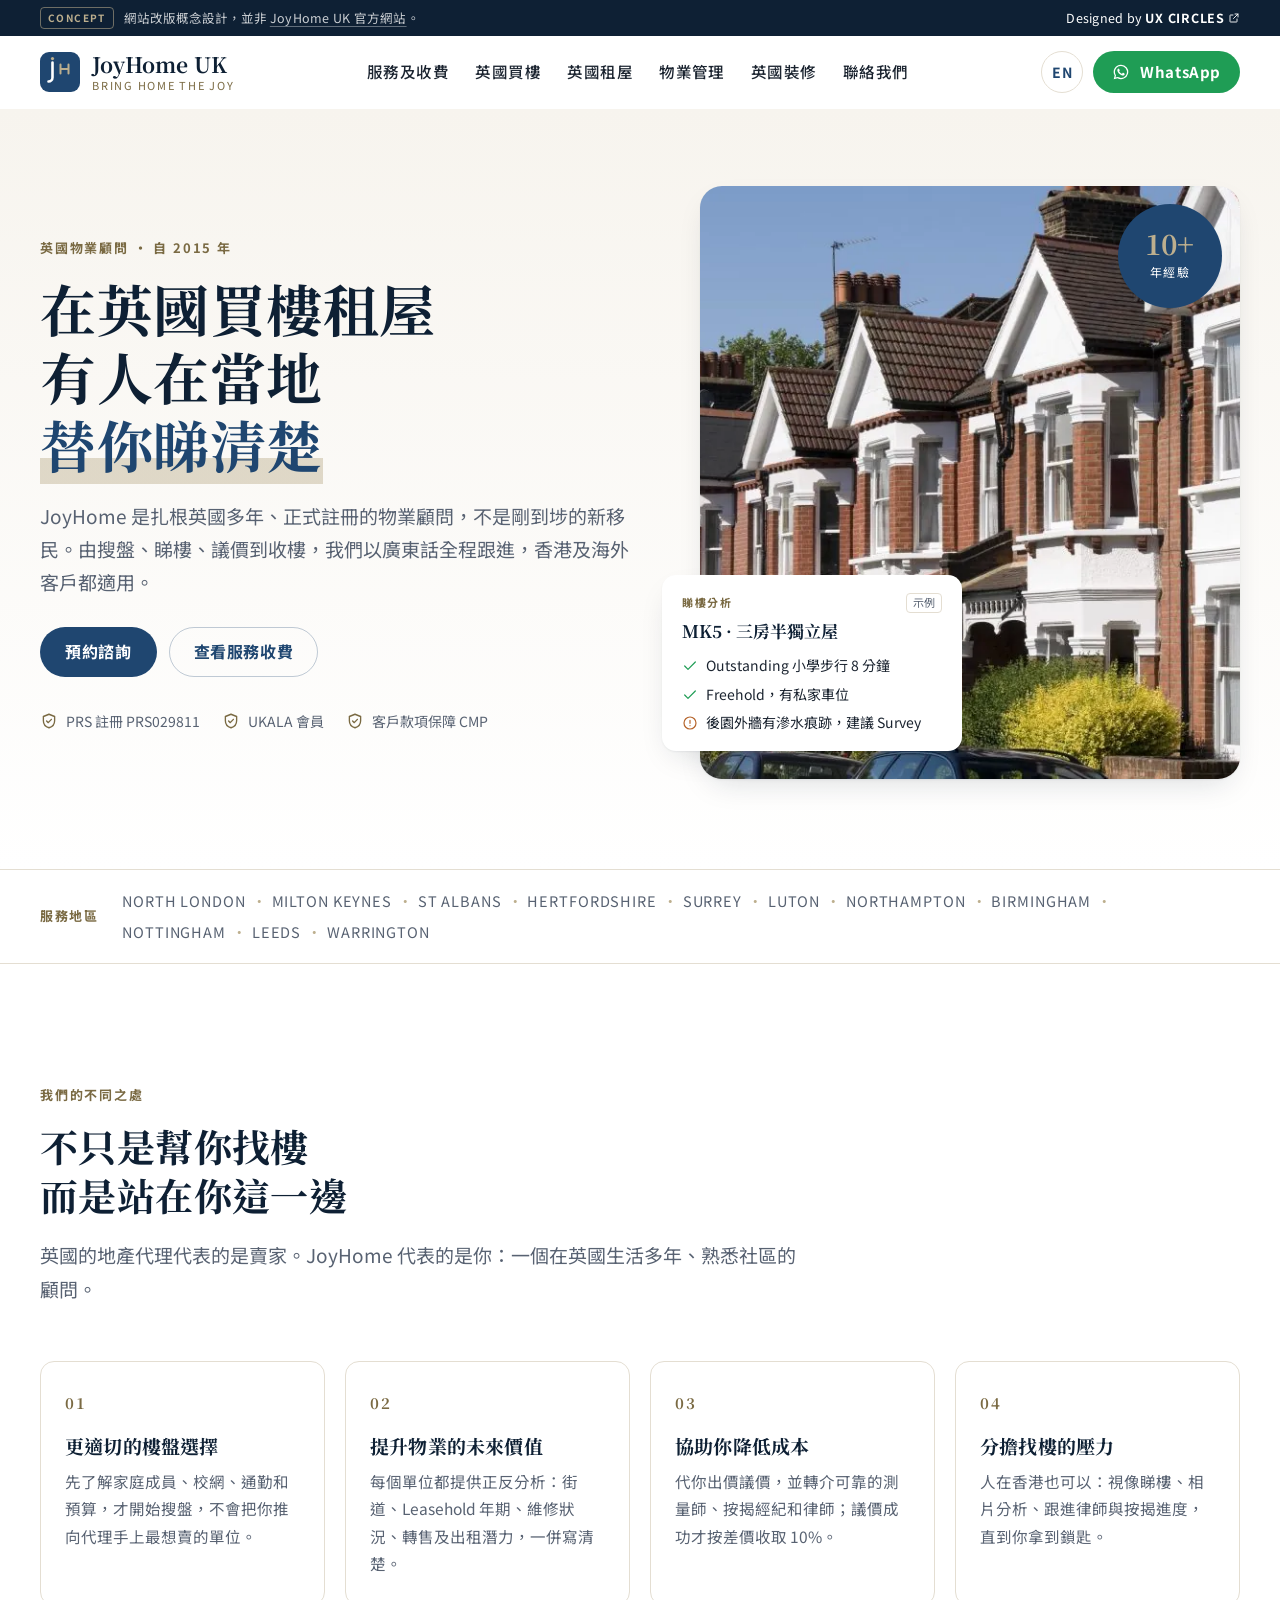
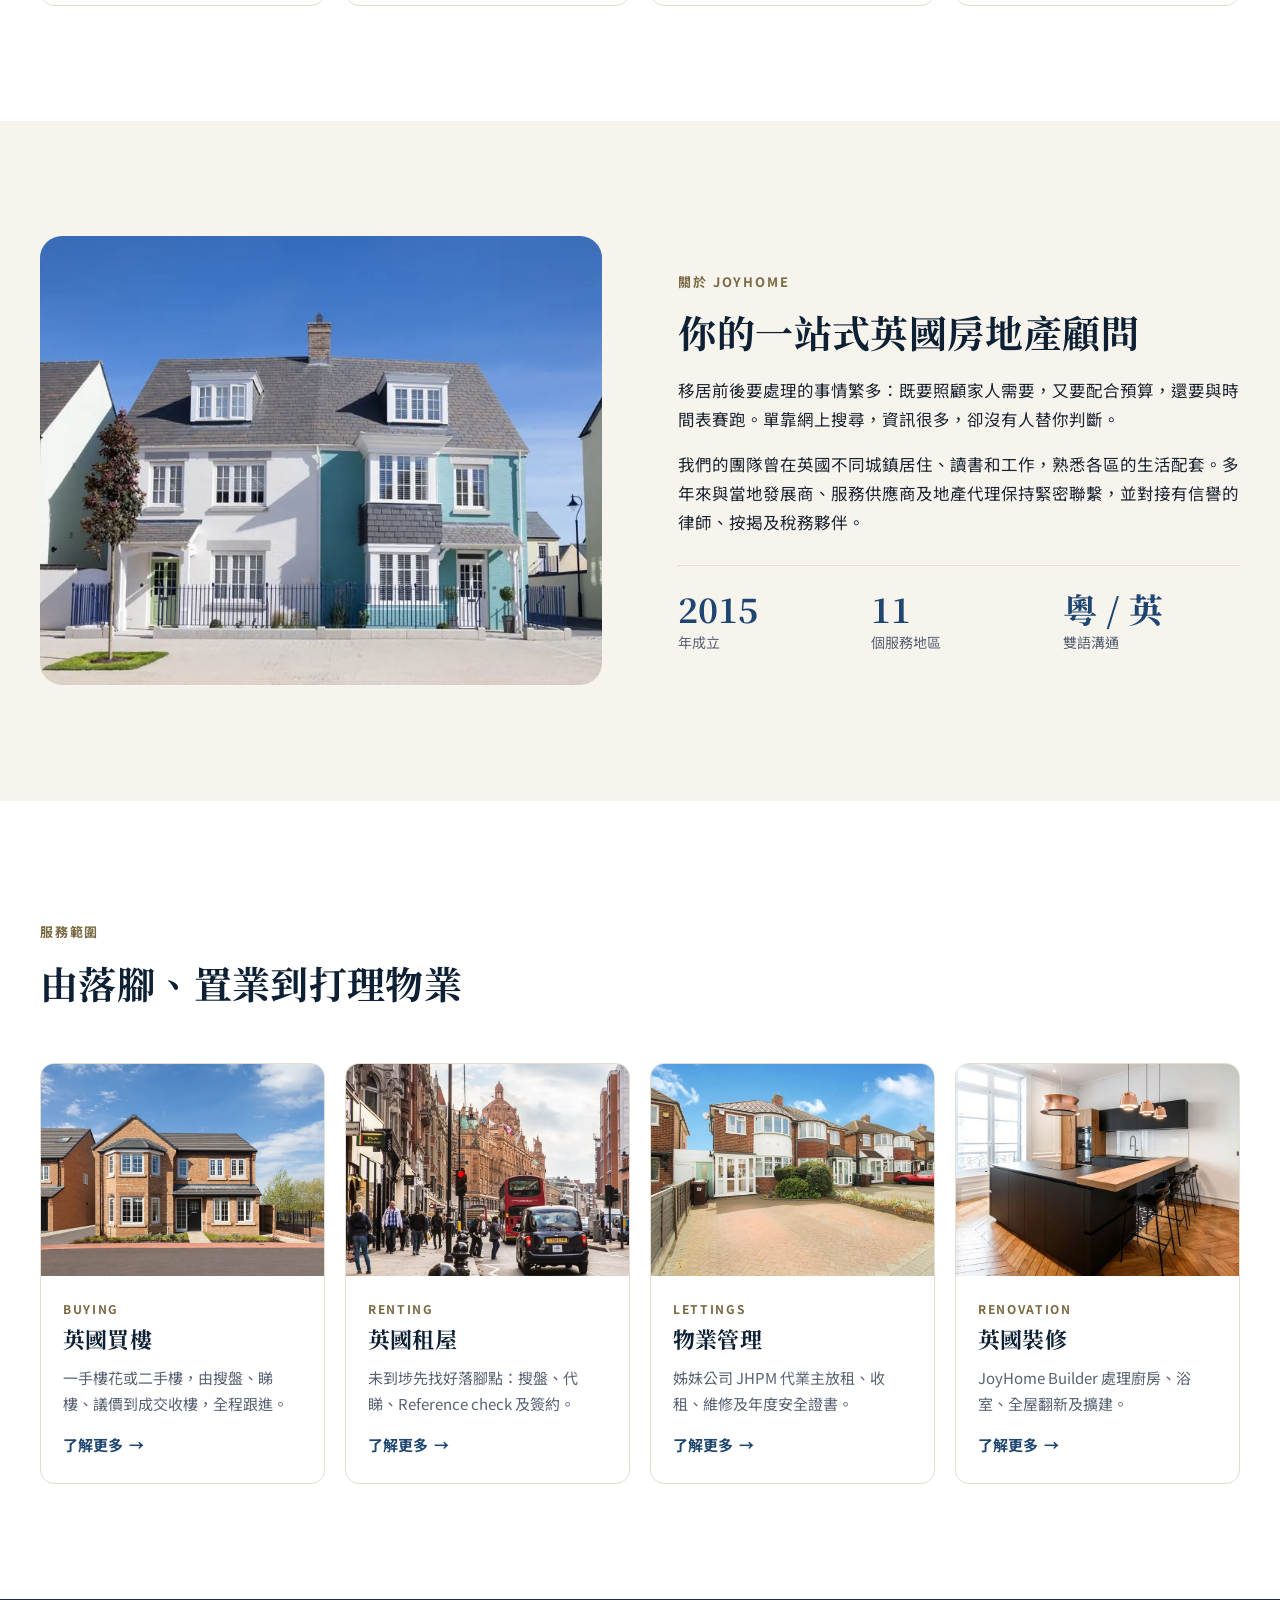
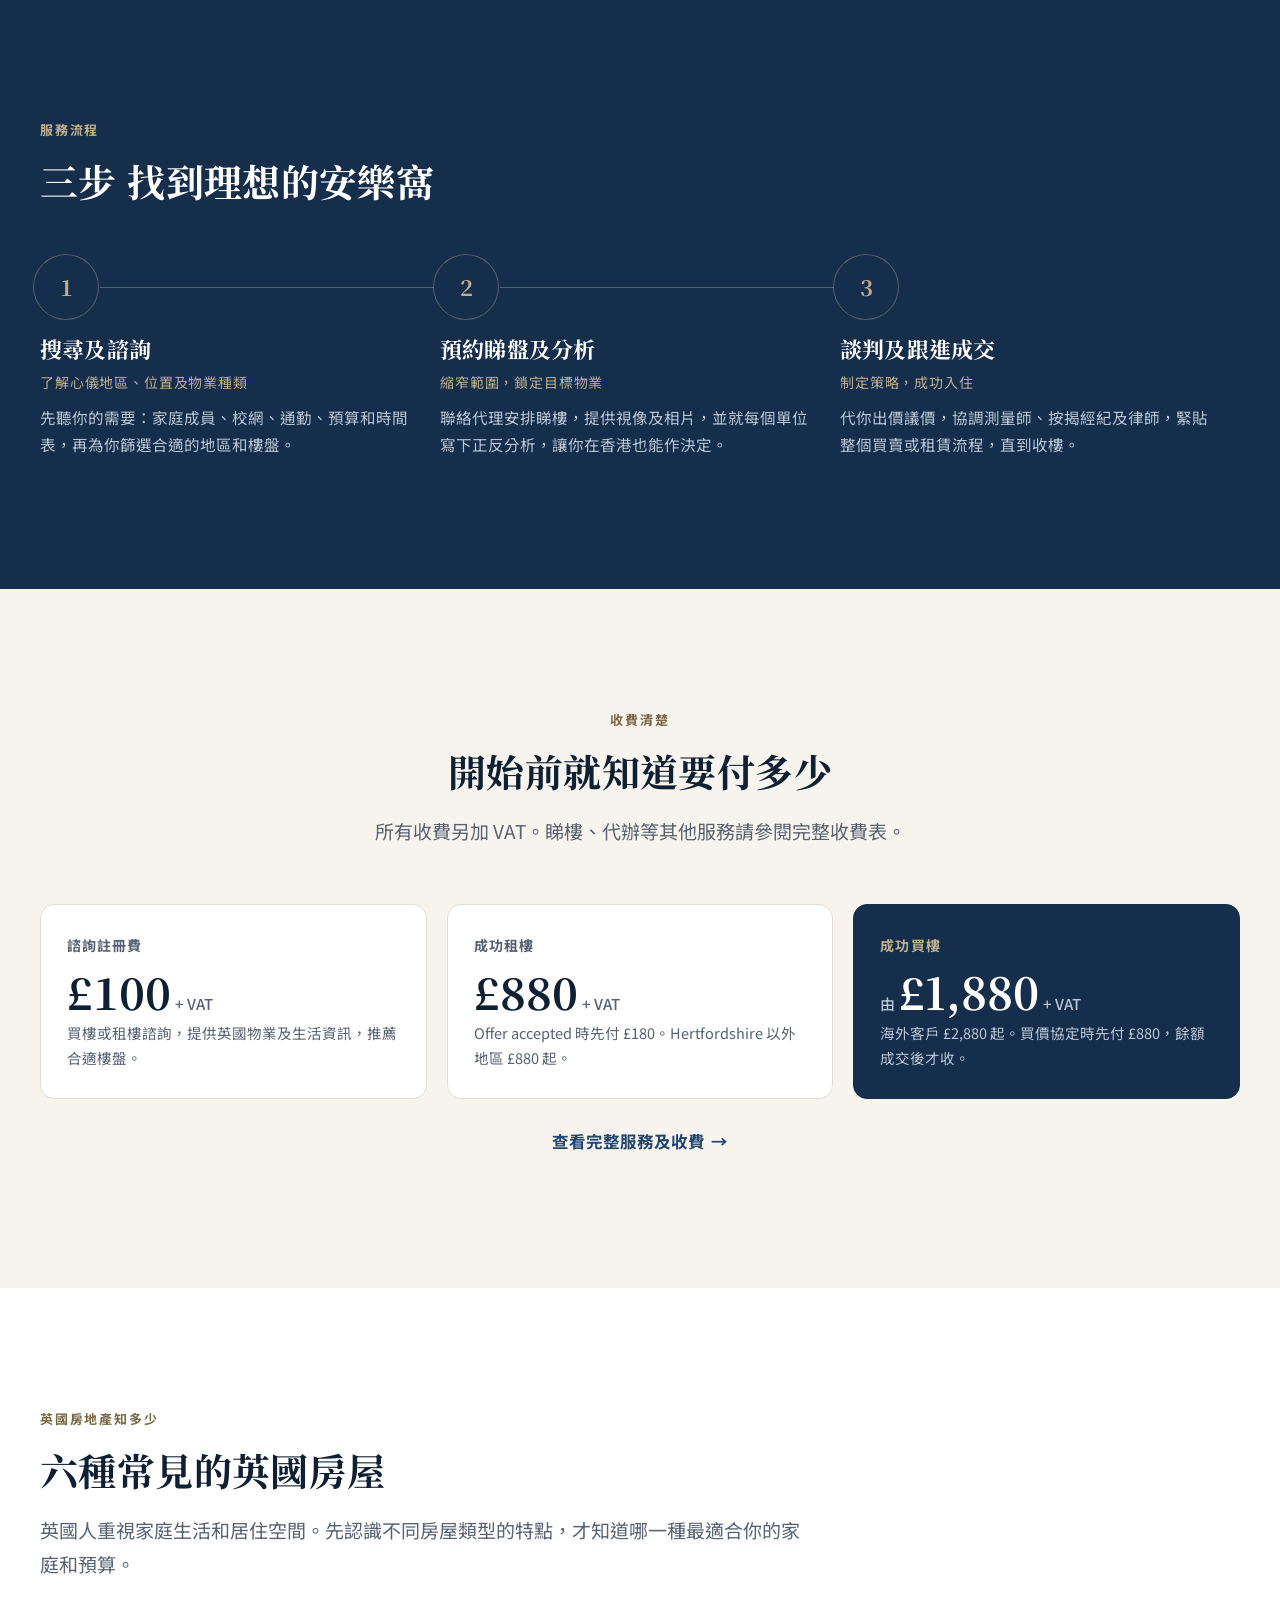
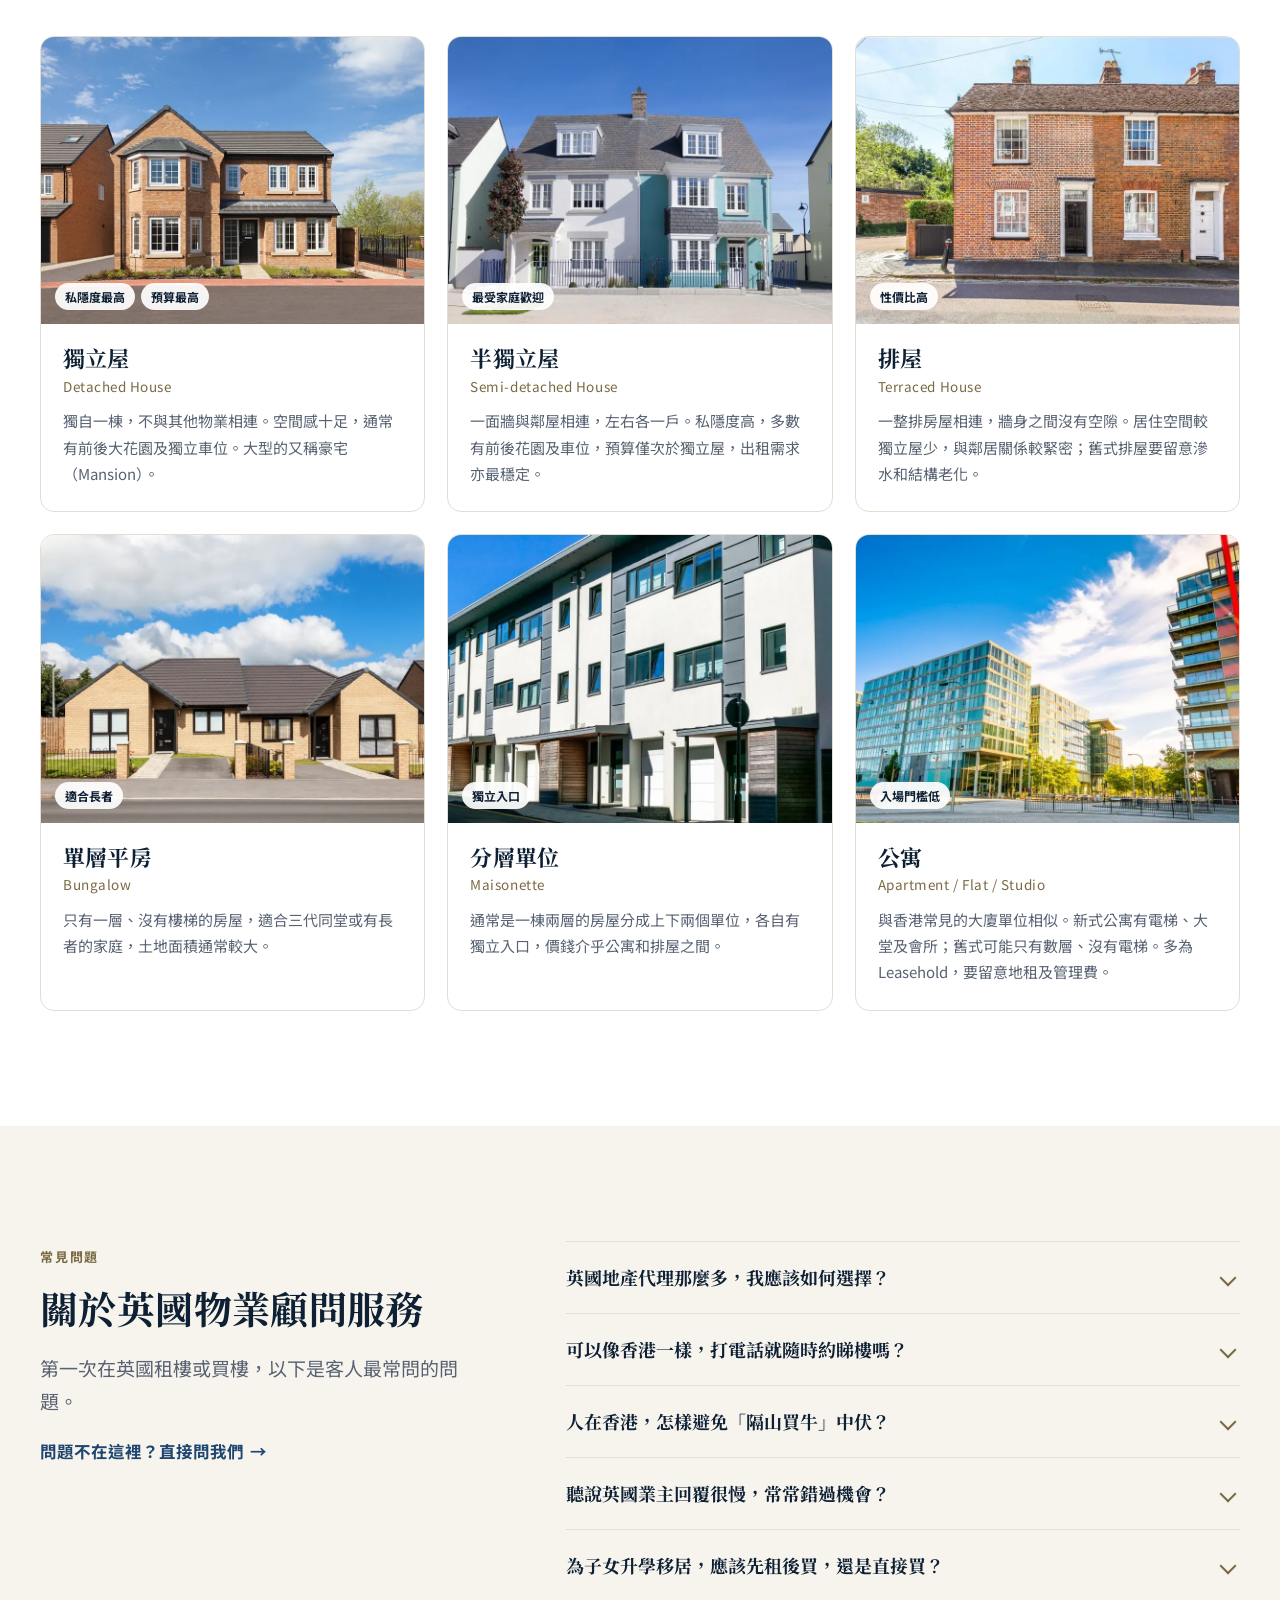
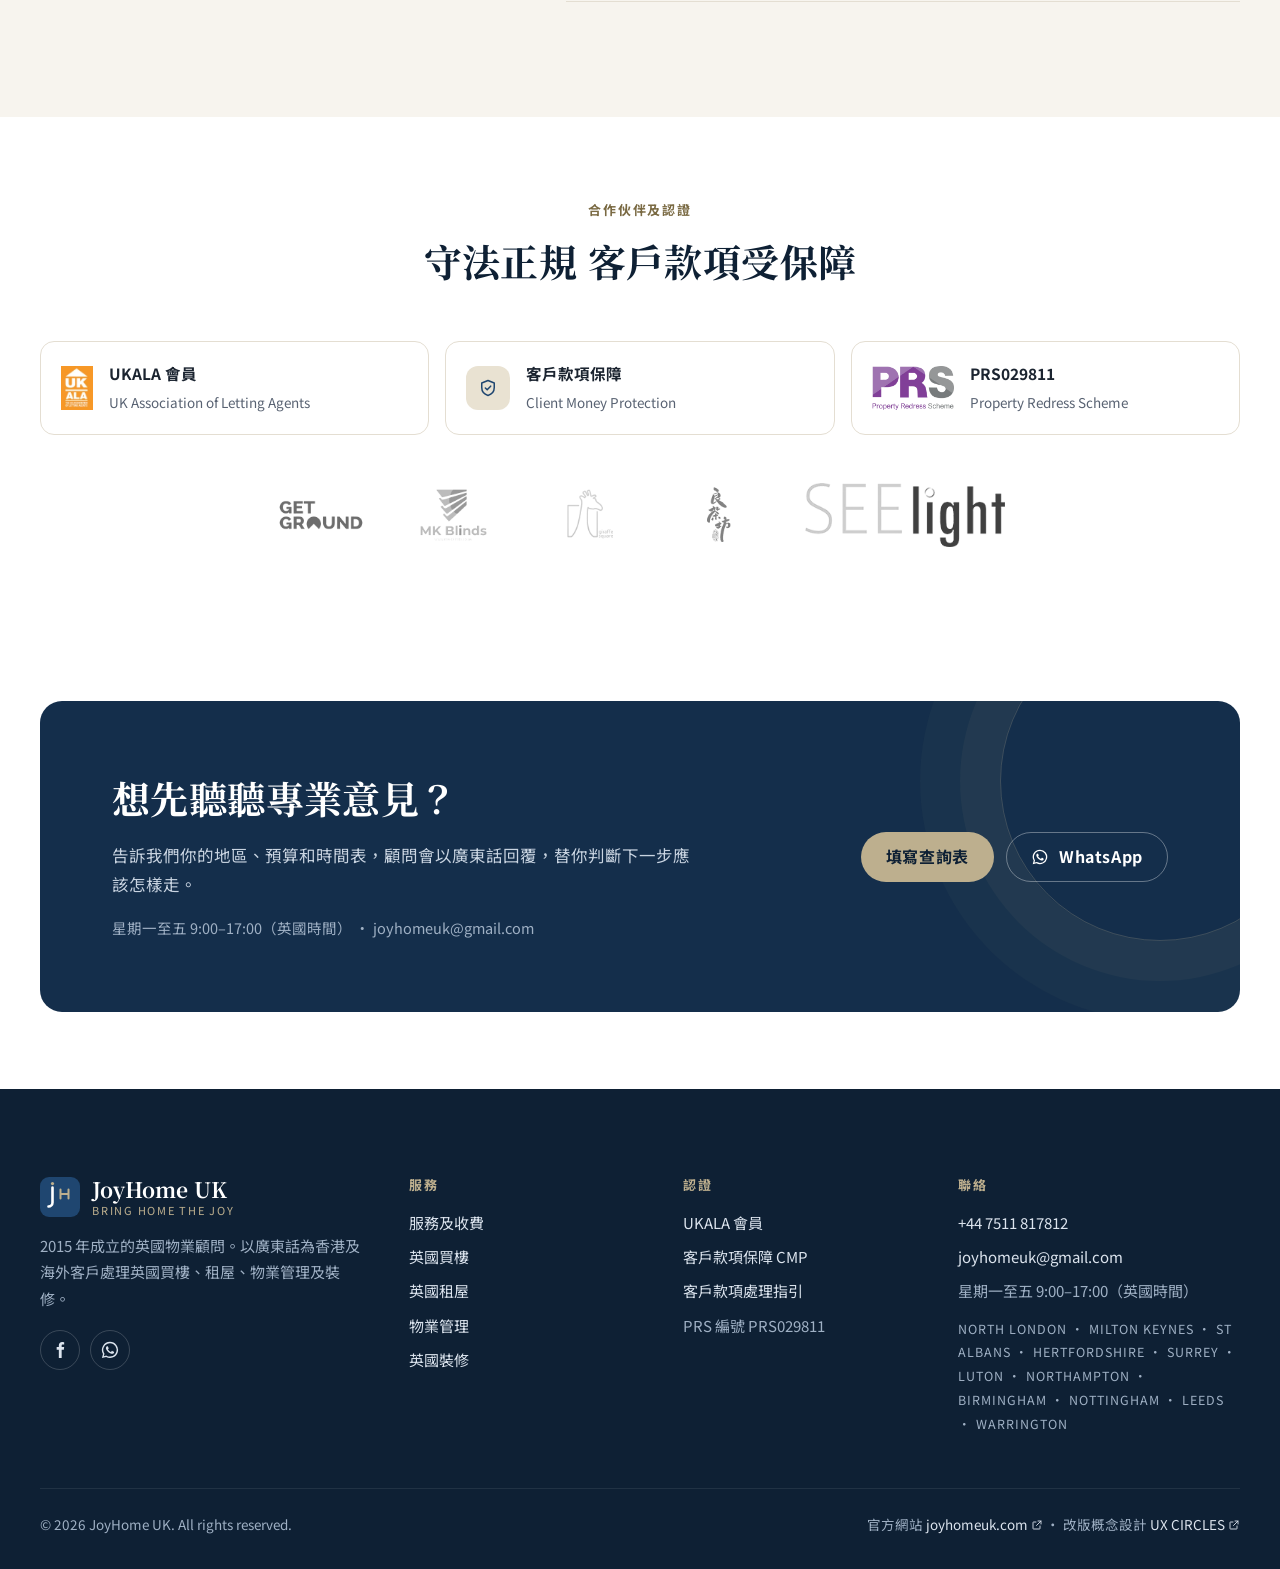
<file: index.html>
<!doctype html>
<html lang="zh-Hant-HK" class="no-js">
<head>
  <meta charset="utf-8">
  <meta name="viewport" content="width=device-width, initial-scale=1">
  <title>JoyHome UK · 英國物業顧問｜英國買樓、租屋、物業管理</title>
  <meta name="description" content="JoyHome UK 自 2015 年起為香港及海外客戶提供英國買樓、租屋、物業管理及裝修服務。正式註冊，PRS029811，UKALA 會員。">
  <meta name="robots" content="noindex, nofollow">
  <meta name="theme-color" content="#F7F4EE">
  <link rel="canonical" href="https://uxcircles.github.io/joyhomeuk/">
  <link rel="alternate" hreflang="zh-Hant" href="https://uxcircles.github.io/joyhomeuk/">
  <link rel="alternate" hreflang="en" href="https://uxcircles.github.io/joyhomeuk/en/">
  <link rel="icon" href="assets/img/favicon.svg" type="image/svg+xml">
  <meta property="og:type" content="website">
  <meta property="og:site_name" content="JoyHome UK">
  <meta property="og:title" content="JoyHome UK · 英國物業顧問｜英國買樓、租屋、物業管理">
  <meta property="og:description" content="JoyHome UK 自 2015 年起為香港及海外客戶提供英國買樓、租屋、物業管理及裝修服務。正式註冊，PRS029811，UKALA 會員。">
  <meta property="og:url" content="https://uxcircles.github.io/joyhomeuk/">
  <meta property="og:image" content="https://uxcircles.github.io/joyhomeuk/assets/img/hero.webp">
  <link rel="preload" as="image" href="assets/img/hero.webp" fetchpriority="high">
  <link rel="preconnect" href="https://fonts.googleapis.com">
  <link rel="preconnect" href="https://fonts.gstatic.com" crossorigin>
  <link href="https://fonts.googleapis.com/css2?family=Noto+Sans+TC:wght@400;500;700&family=Noto+Serif+TC:wght@600;700&display=swap" rel="stylesheet">
  <link rel="stylesheet" href="assets/css/style.css?v=3">
  <script>document.documentElement.classList.replace('no-js','js')</script>
</head>
<body>
  <a class="skip" href="#main">跳到主要內容</a>
  <svg width="0" height="0" style="position:absolute" aria-hidden="true">
  <symbol id="i-check" viewBox="0 0 24 24"><path d="M20 6 9 17l-5-5"/></symbol>
  <symbol id="i-alert" viewBox="0 0 24 24"><circle cx="12" cy="12" r="9"/><path d="M12 8v4.5M12 16h.01"/></symbol>
  <symbol id="i-phone" viewBox="0 0 24 24"><path d="M5 4h3.5l1.8 4.5-2.3 1.4a11 11 0 0 0 6.1 6.1l1.4-2.3L20 15.5V19a1.5 1.5 0 0 1-1.6 1.5A16.5 16.5 0 0 1 3.5 5.6 1.5 1.5 0 0 1 5 4Z"/></symbol>
  <symbol id="i-mail" viewBox="0 0 24 24"><rect x="3" y="5" width="18" height="14" rx="2"/><path d="m3.5 6.5 8.5 6.5 8.5-6.5"/></symbol>
  <symbol id="i-wa" viewBox="0 0 24 24"><path d="M12 2.2A9.7 9.7 0 0 0 3.6 16.8L2.3 21.7l5-1.3A9.7 9.7 0 1 0 12 2.2Zm0 17.7a8 8 0 0 1-4.1-1.1l-.3-.2-3 .8.8-2.9-.2-.3A8 8 0 1 1 12 19.9Zm4.4-6c-.2-.1-1.4-.7-1.7-.8-.2-.1-.4-.1-.5.1l-.8 1c-.1.2-.3.2-.5.1a6.6 6.6 0 0 1-3.3-2.9c-.2-.4.2-.4.7-1.3.1-.2 0-.3 0-.4l-.8-1.8c-.2-.5-.4-.4-.5-.4h-.5a.9.9 0 0 0-.6.3 2.7 2.7 0 0 0-.8 2c0 1.2.9 2.3 1 2.5.1.2 1.7 2.6 4.1 3.7 1.5.7 2.1.7 2.9.6.5-.1 1.4-.6 1.6-1.1.2-.6.2-1 .1-1.1l-.4-.3Z"/></symbol>
  <symbol id="i-ext" viewBox="0 0 24 24"><path d="M14 4h6v6M20 4l-9 9M18 14v5a1 1 0 0 1-1 1H5a1 1 0 0 1-1-1V7a1 1 0 0 1 1-1h5"/></symbol>
  <symbol id="i-shield" viewBox="0 0 24 24"><path d="M12 3 4.5 6v5.5c0 4.6 3.2 8.2 7.5 9.5 4.3-1.3 7.5-4.9 7.5-9.5V6L12 3Z"/><path d="m8.8 12 2.2 2.2 4.2-4.4"/></symbol>
  <symbol id="i-pin" viewBox="0 0 24 24"><path d="M12 21s-7-6.2-7-11.5a7 7 0 0 1 14 0C19 14.8 12 21 12 21Z"/><circle cx="12" cy="9.5" r="2.5"/></symbol>
  <symbol id="i-home" viewBox="0 0 24 24"><path d="M3.5 11 12 4l8.5 7"/><path d="M5.5 9.5V20h13V9.5"/><path d="M10 20v-5.5h4V20"/></symbol>
  <symbol id="i-key" viewBox="0 0 24 24"><circle cx="8" cy="15" r="4"/><path d="m10.8 12.2 8.7-8.7M16.5 6.5l2.5 2.5M14 9l2 2"/></symbol>
  <symbol id="i-clock" viewBox="0 0 24 24"><circle cx="12" cy="12" r="9"/><path d="M12 7v5l3 2"/></symbol>
  <symbol id="i-search" viewBox="0 0 24 24"><circle cx="11" cy="11" r="6.5"/><path d="m20 20-4.2-4.2"/></symbol>
  <symbol id="i-chat" viewBox="0 0 24 24"><path d="M4 5h16v11H9l-5 4V5Z"/><path d="M8 9.5h8M8 12.5h5"/></symbol>
  <symbol id="i-pound" viewBox="0 0 24 24"><path d="M16.5 6.5A3.8 3.8 0 0 0 9 7.5V19M6 19h12M6.5 12.5h7"/></symbol>
  <symbol id="i-tool" viewBox="0 0 24 24"><path d="M14.5 6.5a4 4 0 0 0 5 5L12 19a2.1 2.1 0 0 1-3-3l7.5-7.5"/><path d="M14.5 6.5 17 4l3 3-2.5 2.5"/></symbol>
  <symbol id="i-doc" viewBox="0 0 24 24"><path d="M6 3h8l4 4v14H6V3Z"/><path d="M14 3v4h4M9 12h6M9 16h6"/></symbol>
  <symbol id="i-eye" viewBox="0 0 24 24"><path d="M2.5 12S6 5.5 12 5.5 21.5 12 21.5 12 18 18.5 12 18.5 2.5 12 2.5 12Z"/><circle cx="12" cy="12" r="3"/></symbol>
  <symbol id="i-users" viewBox="0 0 24 24"><circle cx="9" cy="8" r="3.5"/><path d="M2.5 20a6.5 6.5 0 0 1 13 0"/><path d="M16 4.6a3.5 3.5 0 0 1 0 6.8M18.5 14a6.5 6.5 0 0 1 3 6"/></symbol>
  <symbol id="i-trend" viewBox="0 0 24 24"><path d="m3 17 6-6 4 4 8-8"/><path d="M15 7h6v6"/></symbol>
  <symbol id="i-fb" viewBox="0 0 24 24"><path d="M14 8.5V6.8c0-.8.2-1.3 1.4-1.3H17V2.6A21 21 0 0 0 14.6 2.5C12.2 2.5 10.6 4 10.6 6.6v1.9H8v3.2h2.6V21.5H14v-9.8h2.6l.4-3.2H14Z"/></symbol>
</svg>
  <div class="concept-bar" role="note">
    <div class="wrap concept-inner">
      <p><span class="concept-tag">Concept</span><span class="concept-long">網站改版概念設計，並非 <a href="https://joyhomeuk.com/" target="_blank" rel="noopener">JoyHome UK 官方網站</a>。</span></p>
      <a href="https://ux-circles.com/professionals" target="_blank" rel="noopener">Designed by <strong>UX CIRCLES</strong> <svg class="icon" aria-hidden="true"><use href="#i-ext"/></svg></a>
    </div>
  </div>
  <header class="site-header">
    <div class="wrap header-inner">
      <a class="brand" href="index.html" aria-label="JoyHome UK 主頁">
        <svg class="brand-mark" viewBox="0 0 40 40" aria-hidden="true"><rect width="40" height="40" rx="9" fill="#1F4670"/><path d="M12.5 10.5v15a4 4 0 0 1-4 4" fill="none" stroke="#fff" stroke-width="2.6" stroke-linecap="round"/><path d="M20.5 12.5v9M28.5 12.5v9M20.5 17h8" fill="none" stroke="#BDAF8E" stroke-width="2" stroke-linecap="round"/><circle cx="12.5" cy="6.6" r="1.6" fill="#BDAF8E"/></svg>
        <span class="brand-word"><span class="brand-name">JoyHome UK</span><span class="brand-tag">Bring Home the Joy</span></span>
      </a>
      <nav class="nav" id="site-nav" aria-label="主選單" data-nav>
        <ul class="nav-list">
          <li><a href="services.html">服務及收費</a></li>
          <li><a href="buy.html">英國買樓</a></li>
          <li><a href="rent.html">英國租屋</a></li>
          <li><a href="management.html">物業管理</a></li>
          <li><a href="renovation.html">英國裝修</a></li>
          <li><a href="contact.html">聯絡我們</a></li>
        </ul>
        <div class="nav-extra">
          <a class="btn btn-wa" href="https://wa.me/447511817812" target="_blank" rel="noopener"><svg class="icon icon-fill" aria-hidden="true"><use href="#i-wa"/></svg>WhatsApp 查詢</a>
          <a class="btn btn-ghost" href="tel:+447511817812"><svg class="icon" aria-hidden="true"><use href="#i-phone"/></svg>+44 7511 817812</a>
        </div>
      </nav>
      <div class="header-cta">
        <a class="lang" href="en/index.html" lang="en" hreflang="en" aria-label="English">EN</a>
        <a class="btn btn-wa" href="https://wa.me/447511817812" target="_blank" rel="noopener"><svg class="icon icon-fill" aria-hidden="true"><use href="#i-wa"/></svg>WhatsApp</a>
        <button class="burger" type="button" aria-expanded="false" aria-controls="site-nav" aria-label="開啟選單" data-open="開啟選單" data-close="關閉選單"><span></span><span></span><span></span></button>
      </div>
    </div>
  </header>

  <main id="main">
    <section class="hero">
      <div class="wrap hero-grid">
        <div>
          <p class="eyebrow">英國物業顧問 · 自 2015 年</p>
          <h1>在英國買樓租屋<br>有人在當地<br><em>替你睇清楚</em></h1>
          <p class="lead">JoyHome 是扎根英國多年、正式註冊的物業顧問，不是剛到埗的新移民。由搜盤、睇樓、議價到收樓，我們以廣東話全程跟進，香港及海外客戶都適用。</p>
          <div class="btn-row">
            <a class="btn btn-primary" href="contact.html">預約諮詢</a>
            <a class="btn btn-ghost" href="services.html">查看服務收費</a>
          </div>
          <ul class="trust"><li><svg class="icon" aria-hidden="true"><use href="#i-shield"/></svg>PRS 註冊 PRS029811</li><li><svg class="icon" aria-hidden="true"><use href="#i-shield"/></svg>UKALA 會員</li><li><svg class="icon" aria-hidden="true"><use href="#i-shield"/></svg>客戶款項保障 CMP</li></ul>
        </div>
        <div class="hero-media">
          <div class="hero-photo"><img src="assets/img/hero.webp" alt="英國傳統紅磚維多利亞式排屋街景" width="1024" height="619" fetchpriority="high"></div>
          <div class="badge-years" aria-hidden="true"><b>10+</b><span>年經驗</span></div>
          <aside class="report-card" aria-label="睇樓分析示例">
            <div class="rc-top"><span class="rc-label">睇樓分析</span><span class="rc-sample">示例</span></div>
            <strong>MK5 · 三房半獨立屋</strong>
            <ul>
              <li class="pro"><svg class="icon" aria-hidden="true"><use href="#i-check"/></svg>Outstanding 小學步行 8 分鐘</li>
              <li class="pro"><svg class="icon" aria-hidden="true"><use href="#i-check"/></svg>Freehold，有私家車位</li>
              <li class="con"><svg class="icon" aria-hidden="true"><use href="#i-alert"/></svg>後園外牆有滲水痕跡，建議 Survey</li>
            </ul>
          </aside>
        </div>
      </div>
    </section>

    <div class="areas">
      <div class="wrap areas-inner">
        <span class="areas-label">服務地區</span>
        <ul class="areas-list"><li>North London</li><li>Milton Keynes</li><li>St Albans</li><li>Hertfordshire</li><li>Surrey</li><li>Luton</li><li>Northampton</li><li>Birmingham</li><li>Nottingham</li><li>Leeds</li><li>Warrington</li></ul>
      </div>
    </div>

    <section class="section">
      <div class="wrap">
        <div class="head">
          <p class="eyebrow">我們的不同之處</p>
          <h2>不只是幫你找樓<br>而是站在你這一邊</h2>
          <p class="lead">英國的地產代理代表的是賣家。JoyHome 代表的是你：一個在英國生活多年、熟悉社區的顧問。</p>
        </div>
        <div class="diff-grid">
          <article class="diff reveal"><h3>更適切的樓盤選擇</h3><p>先了解家庭成員、校網、通勤和預算，才開始搜盤，不會把你推向代理手上最想賣的單位。</p></article>
          <article class="diff reveal"><h3>提升物業的未來價值</h3><p>每個單位都提供正反分析：街道、Leasehold 年期、維修狀況、轉售及出租潛力，一併寫清楚。</p></article>
          <article class="diff reveal"><h3>協助你降低成本</h3><p>代你出價議價，並轉介可靠的測量師、按揭經紀和律師；議價成功才按差價收取 10%。</p></article>
          <article class="diff reveal"><h3>分擔找樓的壓力</h3><p>人在香港也可以：視像睇樓、相片分析、跟進律師與按揭進度，直到你拿到鎖匙。</p></article>
        </div>
      </div>
    </section>

    <section class="section bg-cream">
      <div class="wrap split">
        <div class="split-media reveal"><img src="assets/img/house-semi.webp" alt="英國新式半獨立屋" loading="lazy" width="800" height="600"></div>
        <div>
          <p class="eyebrow">關於 JoyHome</p>
          <h2>你的一站式英國房地產顧問</h2>
          <p>移居前後要處理的事情繁多：既要照顧家人需要，又要配合預算，還要與時間表賽跑。單靠網上搜尋，資訊很多，卻沒有人替你判斷。</p>
          <p>我們的團隊曾在英國不同城鎮居住、讀書和工作，熟悉各區的生活配套。多年來與當地發展商、服務供應商及地產代理保持緊密聯繫，並對接有信譽的律師、按揭及稅務夥伴。</p>
          <div class="facts">
            <div><b>2015</b><span>年成立</span></div>
            <div><b>11</b><span>個服務地區</span></div>
            <div><b>粵 / 英</b><span>雙語溝通</span></div>
          </div>
        </div>
      </div>
    </section>

    <section class="section">
      <div class="wrap">
        <div class="head">
          <p class="eyebrow">服務範圍</p>
          <h2>由落腳、置業到打理物業</h2>
        </div>
        <div class="svc-grid">
          <a class="svc reveal" href="buy.html">
            <div class="svc-img"><img src="assets/img/house-detached.webp" alt="" loading="lazy" width="800" height="600"></div>
            <div class="svc-body"><span class="svc-kicker">Buying</span><h3>英國買樓</h3><p>一手樓花或二手樓，由搜盤、睇樓、議價到成交收樓，全程跟進。</p><span class="link-arrow">了解更多</span></div>
          </a>
          <a class="svc reveal" href="rent.html">
            <div class="svc-img"><img src="assets/img/rent.webp" alt="" loading="lazy" width="800" height="600"></div>
            <div class="svc-body"><span class="svc-kicker">Renting</span><h3>英國租屋</h3><p>未到埗先找好落腳點：搜盤、代睇、Reference check 及簽約。</p><span class="link-arrow">了解更多</span></div>
          </a>
          <a class="svc reveal" href="management.html">
            <div class="svc-img"><img src="assets/img/manage.webp" alt="" loading="lazy" width="800" height="600"></div>
            <div class="svc-body"><span class="svc-kicker">Lettings</span><h3>物業管理</h3><p>姊妹公司 JHPM 代業主放租、收租、維修及年度安全證書。</p><span class="link-arrow">了解更多</span></div>
          </a>
          <a class="svc reveal" href="renovation.html">
            <div class="svc-img"><img src="assets/img/reno-kitchen.webp" alt="" loading="lazy" width="800" height="600"></div>
            <div class="svc-body"><span class="svc-kicker">Renovation</span><h3>英國裝修</h3><p>JoyHome Builder 處理廚房、浴室、全屋翻新及擴建。</p><span class="link-arrow">了解更多</span></div>
          </a>
        </div>
      </div>
    </section>

    <section class="section bg-navy">
      <div class="wrap">
        <div class="head">
          <p class="eyebrow">服務流程</p>
          <h2>三步 找到理想的安樂窩</h2>
        </div>
        <ol class="steps">
          <li class="reveal"><h3>搜尋及諮詢</h3><p class="step-sub">了解心儀地區、位置及物業種類</p><p>先聽你的需要：家庭成員、校網、通勤、預算和時間表，再為你篩選合適的地區和樓盤。</p></li>
          <li class="reveal"><h3>預約睇盤及分析</h3><p class="step-sub">縮窄範圍，鎖定目標物業</p><p>聯絡代理安排睇樓，提供視像及相片，並就每個單位寫下正反分析，讓你在香港也能作決定。</p></li>
          <li class="reveal"><h3>談判及跟進成交</h3><p class="step-sub">制定策略，成功入住</p><p>代你出價議價，協調測量師、按揭經紀及律師，緊貼整個買賣或租賃流程，直到收樓。</p></li>
        </ol>
      </div>
    </section>

    <section class="section bg-cream">
      <div class="wrap">
        <div class="head center">
          <p class="eyebrow">收費清楚</p>
          <h2>開始前就知道要付多少</h2>
          <p class="lead" style="margin:0 auto">所有收費另加 VAT。睇樓、代辦等其他服務請參閱完整收費表。</p>
        </div>
        <div class="price-strip">
          <div class="price reveal"><span class="price-label">諮詢註冊費</span><div class="price-amt">£100<small>+ VAT</small></div><p class="price-note">買樓或租樓諮詢，提供英國物業及生活資訊，推薦合適樓盤。</p></div>
          <div class="price reveal"><span class="price-label">成功租樓</span><div class="price-amt">£880<small>+ VAT</small></div><p class="price-note">Offer accepted 時先付 £180。Hertfordshire 以外地區 £880 起。</p></div>
          <div class="price is-feature reveal"><span class="price-label">成功買樓</span><div class="price-amt"><span class="from">由</span>£1,880<small>+ VAT</small></div><p class="price-note">海外客戶 £2,880 起。買價協定時先付 £880，餘額成交後才收。</p></div>
        </div>
        <p style="text-align:center;margin-top:28px"><a class="link-arrow" href="services.html">查看完整服務及收費</a></p>
      </div>
    </section>

    <section class="section">
      <div class="wrap">
        <div class="head">
          <p class="eyebrow">英國房地產知多少</p>
          <h2>六種常見的英國房屋</h2>
          <p class="lead">英國人重視家庭生活和居住空間。先認識不同房屋類型的特點，才知道哪一種最適合你的家庭和預算。</p>
        </div>
        <div class="types">
          <article class="type reveal">
            <div class="type-img"><img src="assets/img/house-detached.webp" alt="獨立屋（Detached House）外觀" loading="lazy" width="800" height="600"><div class="type-meter"><span>私隱度最高</span><span>預算最高</span></div></div>
            <div class="type-body"><h3>獨立屋</h3><span class="type-en">Detached House</span><p>獨自一棟，不與其他物業相連。空間感十足，通常有前後大花園及獨立車位。大型的又稱豪宅（Mansion）。</p></div>
          </article>
          <article class="type reveal">
            <div class="type-img"><img src="assets/img/house-semi.webp" alt="半獨立屋（Semi-detached House）外觀" loading="lazy" width="800" height="600"><div class="type-meter"><span>最受家庭歡迎</span></div></div>
            <div class="type-body"><h3>半獨立屋</h3><span class="type-en">Semi-detached House</span><p>一面牆與鄰屋相連，左右各一戶。私隱度高，多數有前後花園及車位，預算僅次於獨立屋，出租需求亦最穩定。</p></div>
          </article>
          <article class="type reveal">
            <div class="type-img"><img src="assets/img/house-terrace.webp" alt="排屋（Terraced House）外觀" loading="lazy" width="800" height="600"><div class="type-meter"><span>性價比高</span></div></div>
            <div class="type-body"><h3>排屋</h3><span class="type-en">Terraced House</span><p>一整排房屋相連，牆身之間沒有空隙。居住空間較獨立屋少，與鄰居關係較緊密；舊式排屋要留意滲水和結構老化。</p></div>
          </article>
          <article class="type reveal">
            <div class="type-img"><img src="assets/img/house-bungalow.webp" alt="單層平房（Bungalow）外觀" loading="lazy" width="800" height="600"><div class="type-meter"><span>適合長者</span></div></div>
            <div class="type-body"><h3>單層平房</h3><span class="type-en">Bungalow</span><p>只有一層、沒有樓梯的房屋，適合三代同堂或有長者的家庭，土地面積通常較大。</p></div>
          </article>
          <article class="type reveal">
            <div class="type-img"><img src="assets/img/house-maisonette.webp" alt="分層單位（Maisonette）外觀" loading="lazy" width="800" height="600"><div class="type-meter"><span>獨立入口</span></div></div>
            <div class="type-body"><h3>分層單位</h3><span class="type-en">Maisonette</span><p>通常是一棟兩層的房屋分成上下兩個單位，各自有獨立入口，價錢介乎公寓和排屋之間。</p></div>
          </article>
          <article class="type reveal">
            <div class="type-img"><img src="assets/img/house-flat.webp" alt="公寓（Apartment / Flat / Studio）外觀" loading="lazy" width="800" height="600"><div class="type-meter"><span>入場門檻低</span></div></div>
            <div class="type-body"><h3>公寓</h3><span class="type-en">Apartment / Flat / Studio</span><p>與香港常見的大廈單位相似。新式公寓有電梯、大堂及會所；舊式可能只有數層、沒有電梯。多為 Leasehold，要留意地租及管理費。</p></div>
          </article>
        </div>
      </div>
    </section>

    <section class="section bg-cream" id="faq">
      <div class="wrap faq-wrap">
        <div class="head">
          <p class="eyebrow">常見問題</p>
          <h2>關於英國物業顧問服務</h2>
          <p class="lead">第一次在英國租樓或買樓，以下是客人最常問的問題。</p>
          <a class="link-arrow" href="contact.html">問題不在這裡？直接問我們</a>
        </div>
        <div class="faq">
          <details>
            <summary>英國地產代理那麼多，我應該如何選擇？</summary>
            <div class="faq-a"><p>先選定幾個心儀的城市，因為每間代理只服務特定地區。無論租或買，整個流程都涉及法律和稅務，最重要是選擇在英國正式註冊、有良好信譽、熟悉當地社區的代理或顧問。英語不太流利或未去過英國的話，找能說廣東話的顧問會溝通得更清楚。</p></div>
          </details>
          <details>
            <summary>可以像香港一樣，打電話就隨時約睇樓嗎？</summary>
            <div class="faq-a"><p>不可以。英國是業主主導的市場，一般只能約指定日子和時段睇樓，有時更會限時開放。業主亦會挑選買家，不一定價高者得。所以由熟悉流程的顧問替你跟進，才不會錯過時機和重要資訊。</p></div>
          </details>
          <details>
            <summary>人在香港，怎樣避免「隔山買牛」中伏？</summary>
            <div class="faq-a"><p>網上相片往往比實際好看。交易前要核實代理身份、看清樓盤資料和條款，最好由熟悉該區的顧問親身睇樓，了解社區配套、校網、交通和治安。我們會以視像及相片分析，把優點和要留意的地方一併告訴你。</p></div>
          </details>
          <details>
            <summary>聽說英國業主回覆很慢，常常錯過機會？</summary>
            <div class="faq-a"><p>英國的節奏比香港慢，需要多一點耐性。但好盤往往同時有幾位買家出價，代理必須緊貼市場、熟悉流程，才能在對的時間替你出價，避免錯過筍盤。</p></div>
          </details>
          <details>
            <summary>為子女升學移居，應該先租後買，還是直接買？</summary>
            <div class="faq-a"><p>沒有絕對答案，視乎每個家庭的背景、預算和計劃。想找學校，就先鎖定心儀的校網，再搜尋附近的好盤。如果完全未去過英國，我們一般建議先租後買，住一段時間、熟悉生活後再決定。</p></div>
          </details>
        </div>
      </div>
    </section>

    <section class="section tight">
      <div class="wrap">
        <div class="head center">
          <p class="eyebrow">合作伙伴及認證</p>
          <h2>守法正規 客戶款項受保障</h2>
        </div>
        <div class="accred" style="margin-bottom:48px">
          <a href="https://www.joyhomeuk.com/wp-content/uploads/2020/07/UKALA.pdf" target="_blank" rel="noopener"><img src="assets/img/ukala.webp" alt="UKALA" loading="lazy"><div><b>UKALA 會員</b><span>UK Association of Letting Agents</span></div></a>
          <a href="https://www.joyhomeuk.com/wp-content/uploads/2020/07/CMP.pdf" target="_blank" rel="noopener"><span class="ci" style="width:44px;height:44px;border-radius:12px;background:var(--gold-soft);color:var(--navy);display:grid;place-items:center"><svg class="icon" aria-hidden="true"><use href="#i-shield"/></svg></span><div><b>客戶款項保障</b><span>Client Money Protection</span></div></a>
          <a href="https://www.theprs.co.uk/" target="_blank" rel="noopener"><img src="assets/img/prs.webp" alt="Property Redress Scheme" loading="lazy"><div><b>PRS029811</b><span>Property Redress Scheme</span></div></a>
        </div>
        <ul class="logos"><li><img src="assets/img/p-getground.webp" alt="GetGround" loading="lazy"></li><li><img src="assets/img/p-mkblinds.webp" alt="MK Blinds" loading="lazy"></li><li><img src="assets/img/p-giraffe.webp" alt="Giraffe Square" loading="lazy"></li><li><img src="assets/img/p-liangchapu.webp" alt="良茶坊" loading="lazy"></li><li><img src="assets/img/p-seelight.webp" alt="SEE light" loading="lazy"></li></ul>
      </div>
    </section>

    <section class="section tight">
      <div class="wrap">
        <div class="cta-band reveal">
          <div>
            <h2>想先聽聽專業意見？</h2>
            <p>告訴我們你的地區、預算和時間表，顧問會以廣東話回覆，替你判斷下一步應該怎樣走。</p>
            <p class="contact-lines">星期一至五 9:00–17:00（英國時間） · joyhomeuk@gmail.com</p>
          </div>
          <div class="btn-row">
            <a class="btn btn-gold" href="contact.html">填寫查詢表</a>
            <a class="btn btn-ghost" href="https://wa.me/447511817812" target="_blank" rel="noopener"><svg class="icon icon-fill" aria-hidden="true"><use href="#i-wa"/></svg>WhatsApp</a>
          </div>
        </div>
      </div>
    </section>
  </main>

  <footer class="site-footer">
    <div class="wrap">
      <div class="footer-grid">
        <div>
          <a class="brand" href="index.html" aria-label="JoyHome UK 主頁">
            <svg class="brand-mark" viewBox="0 0 40 40" aria-hidden="true"><rect width="40" height="40" rx="9" fill="#1F4670"/><path d="M12.5 10.5v15a4 4 0 0 1-4 4" fill="none" stroke="#fff" stroke-width="2.6" stroke-linecap="round"/><path d="M20.5 12.5v9M28.5 12.5v9M20.5 17h8" fill="none" stroke="#BDAF8E" stroke-width="2" stroke-linecap="round"/><circle cx="12.5" cy="6.6" r="1.6" fill="#BDAF8E"/></svg>
            <span class="brand-word"><span class="brand-name">JoyHome UK</span><span class="brand-tag">Bring Home the Joy</span></span>
          </a>
          <p>2015 年成立的英國物業顧問。以廣東話為香港及海外客戶處理英國買樓、租屋、物業管理及裝修。</p>
          <div class="social"><a href="https://www.facebook.com/JoyhomeUK" target="_blank" rel="noopener" aria-label="JoyHome UK Facebook"><svg class="icon icon-fill" aria-hidden="true"><use href="#i-fb"/></svg></a><a href="https://wa.me/447511817812" target="_blank" rel="noopener" aria-label="WhatsApp"><svg class="icon icon-fill" aria-hidden="true"><use href="#i-wa"/></svg></a></div>
        </div>
        <div>
          <h4>服務</h4>
          <ul>
          <li><a href="services.html">服務及收費</a></li>
          <li><a href="buy.html">英國買樓</a></li>
          <li><a href="rent.html">英國租屋</a></li>
          <li><a href="management.html">物業管理</a></li>
          <li><a href="renovation.html">英國裝修</a></li>
          </ul>
        </div>
        <div>
          <h4>認證</h4>
          <ul>
            <li><a href="https://www.joyhomeuk.com/wp-content/uploads/2020/07/UKALA.pdf" target="_blank" rel="noopener">UKALA 會員</a></li>
            <li><a href="https://www.joyhomeuk.com/wp-content/uploads/2020/07/CMP.pdf" target="_blank" rel="noopener">客戶款項保障 CMP</a></li>
            <li><a href="https://www.joyhomeuk.com/wp-content/uploads/2020/07/UKALA-Client-Money-Handling.pdf" target="_blank" rel="noopener">客戶款項處理指引</a></li>
            <li>PRS 編號 PRS029811</li>
          </ul>
        </div>
        <div>
          <h4>聯絡</h4>
          <ul>
            <li><a href="tel:+447511817812">+44 7511 817812</a></li>
            <li><a href="mailto:joyhomeuk@gmail.com">joyhomeuk@gmail.com</a></li>
            <li>星期一至五 9:00–17:00（英國時間）</li>
          </ul>
          <p class="footer-areas">North London · Milton Keynes · St Albans · Hertfordshire · Surrey · Luton · Northampton · Birmingham · Nottingham · Leeds · Warrington</p>
        </div>
      </div>
      <div class="footer-bottom">
        <p>© <span data-year>2026</span> JoyHome UK. All rights reserved.</p>
        <p>官方網站 <a href="https://joyhomeuk.com/" target="_blank" rel="noopener">joyhomeuk.com <svg class="icon" aria-hidden="true"><use href="#i-ext"/></svg></a> · 改版概念設計 <a href="https://ux-circles.com/professionals" target="_blank" rel="noopener">UX CIRCLES <svg class="icon" aria-hidden="true"><use href="#i-ext"/></svg></a></p>
      </div>
    </div>
  </footer>

  <nav class="action-bar" aria-label="快速聯絡">
    <a class="is-wa" href="https://wa.me/447511817812" target="_blank" rel="noopener"><svg class="icon icon-fill" aria-hidden="true"><use href="#i-wa"/></svg>WhatsApp</a>
    <a href="tel:+447511817812"><svg class="icon" aria-hidden="true"><use href="#i-phone"/></svg>致電</a>
    <a href="mailto:joyhomeuk@gmail.com"><svg class="icon" aria-hidden="true"><use href="#i-mail"/></svg>電郵</a>
  </nav>
  <script src="assets/js/main.js?v=2" defer></script>
</body>
</html>
</file>
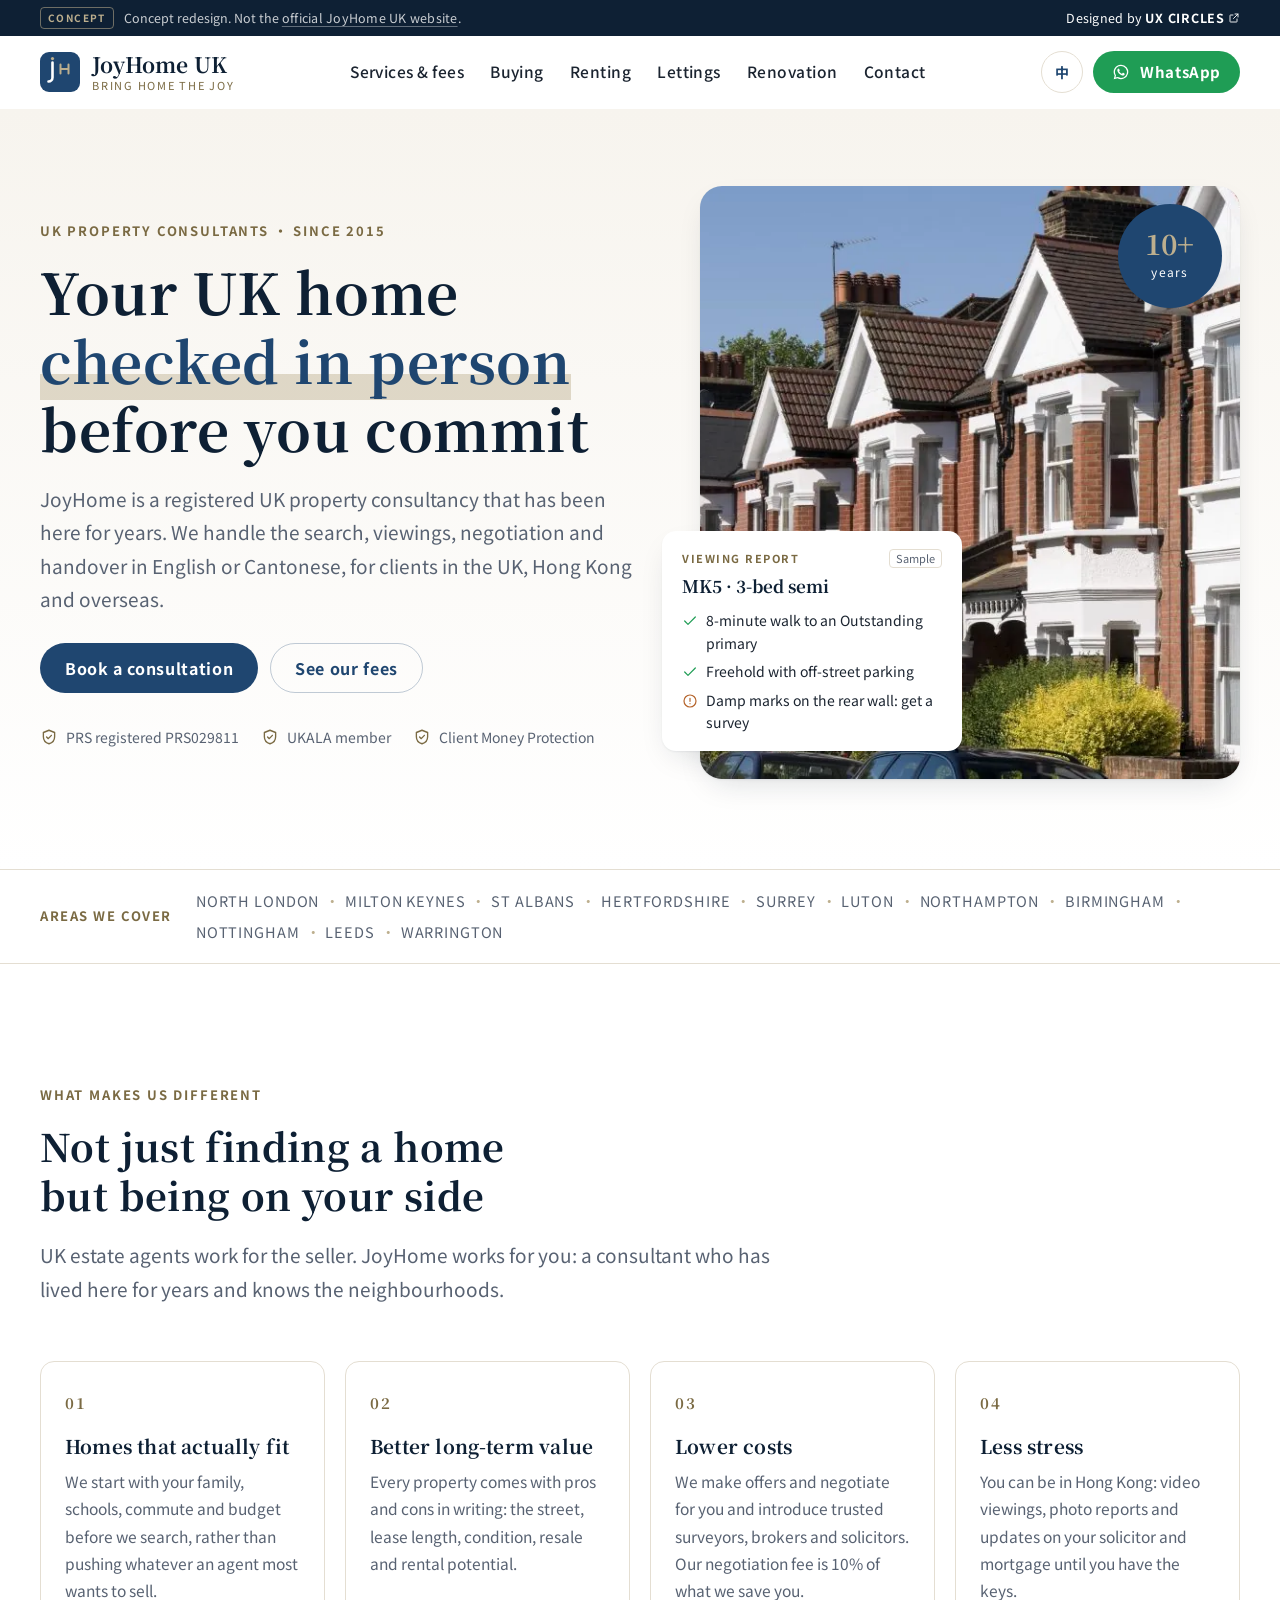
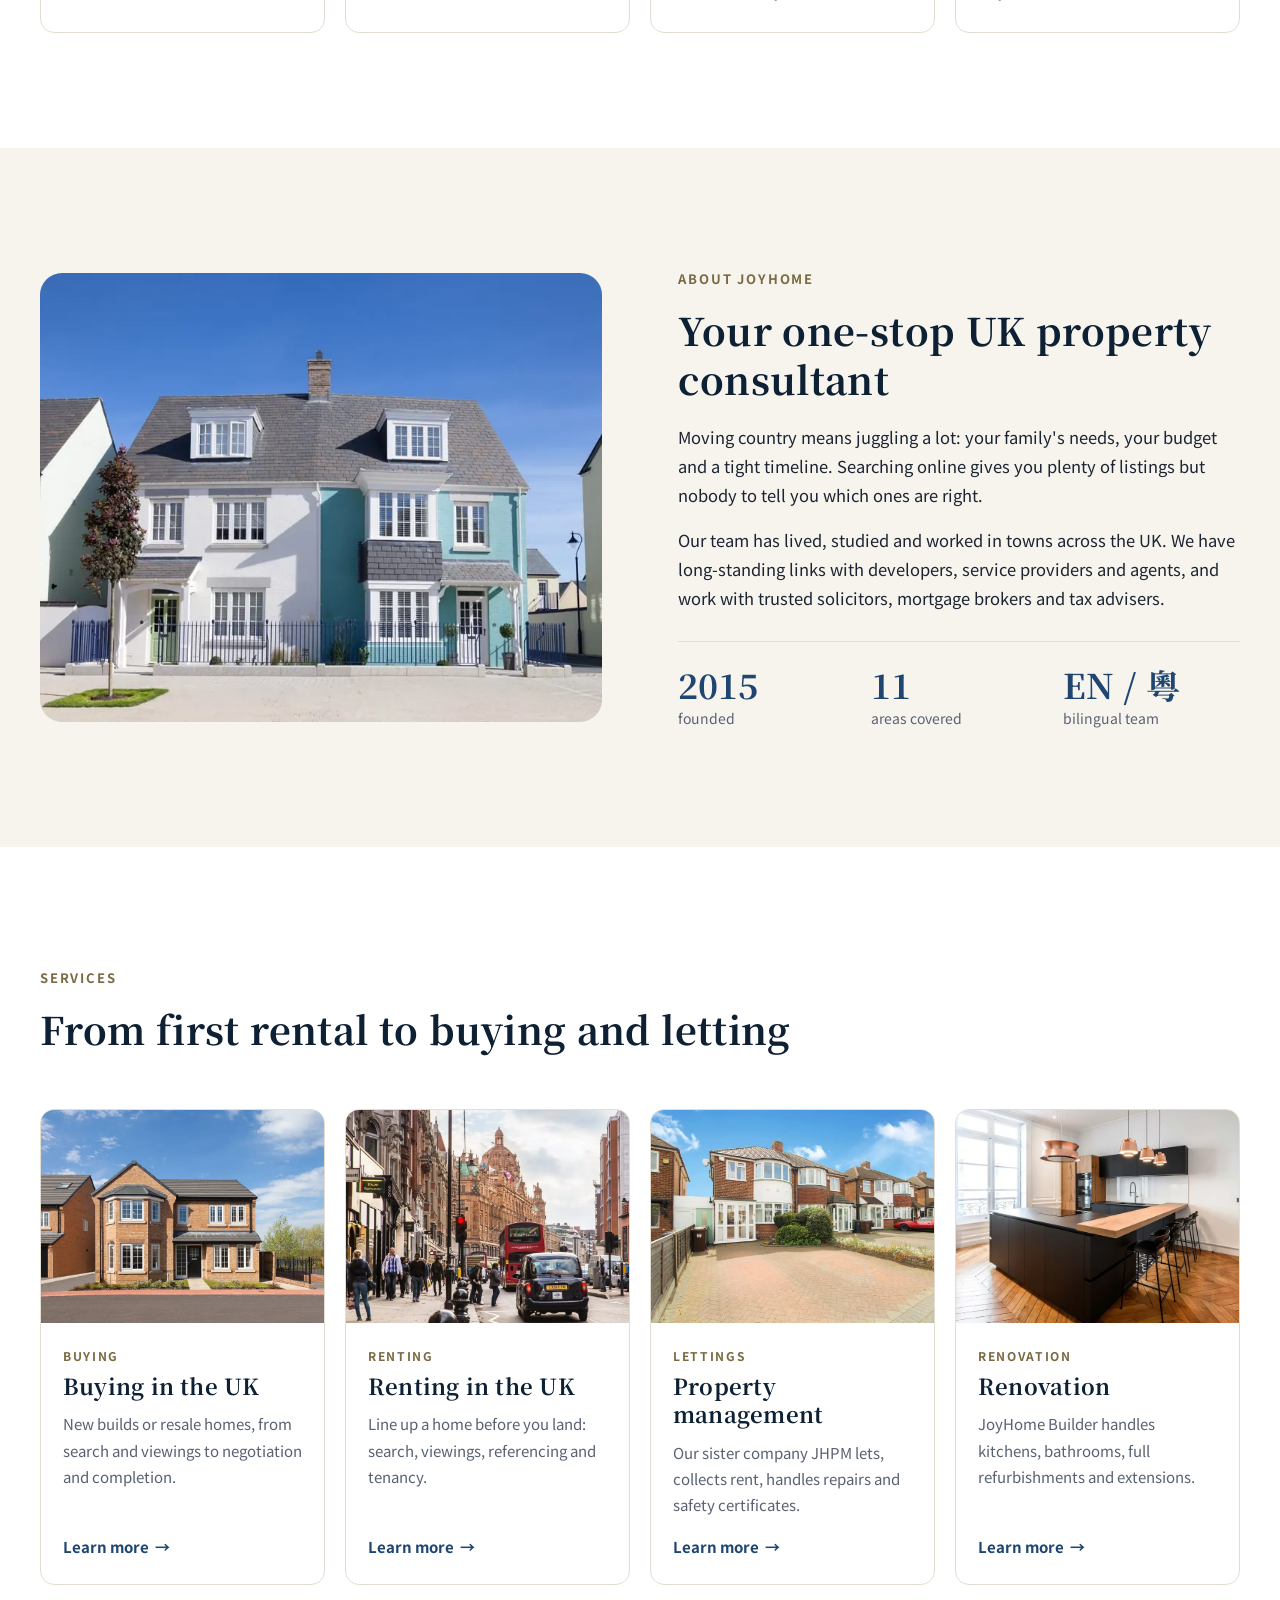
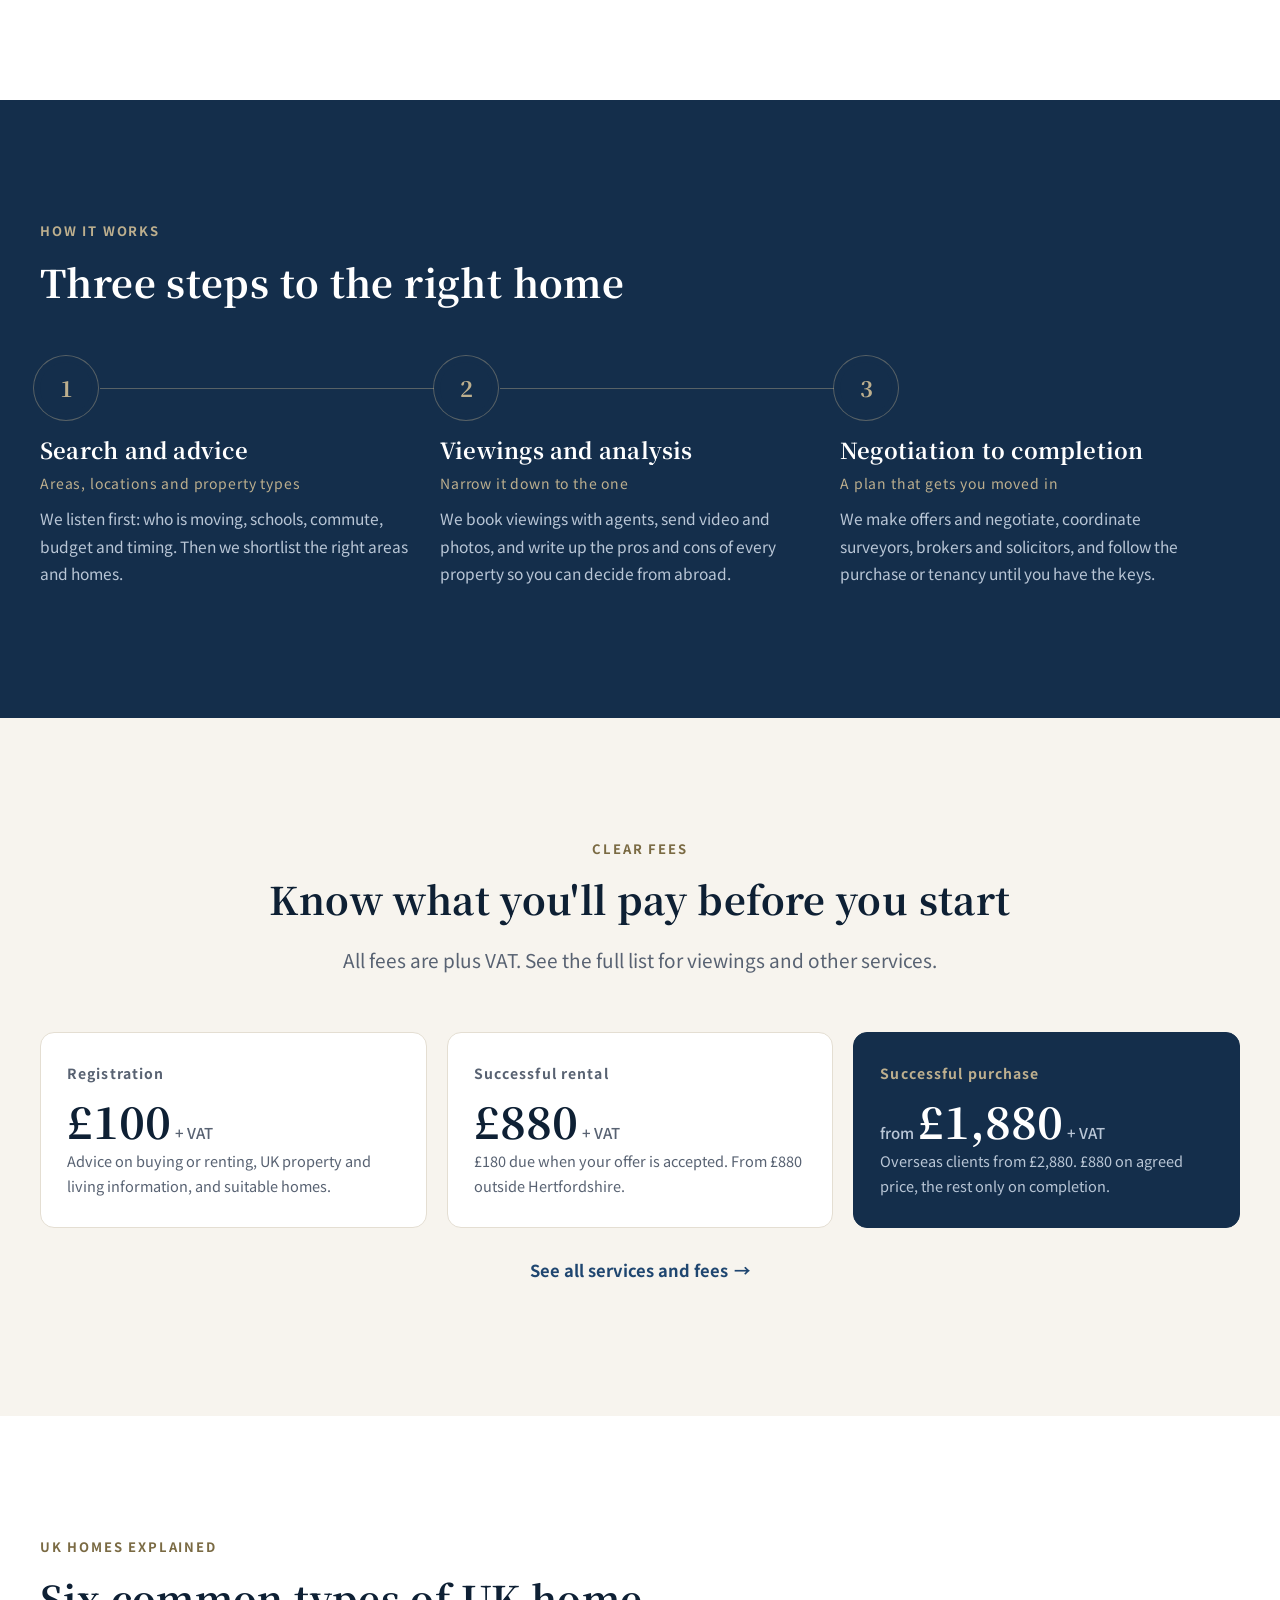
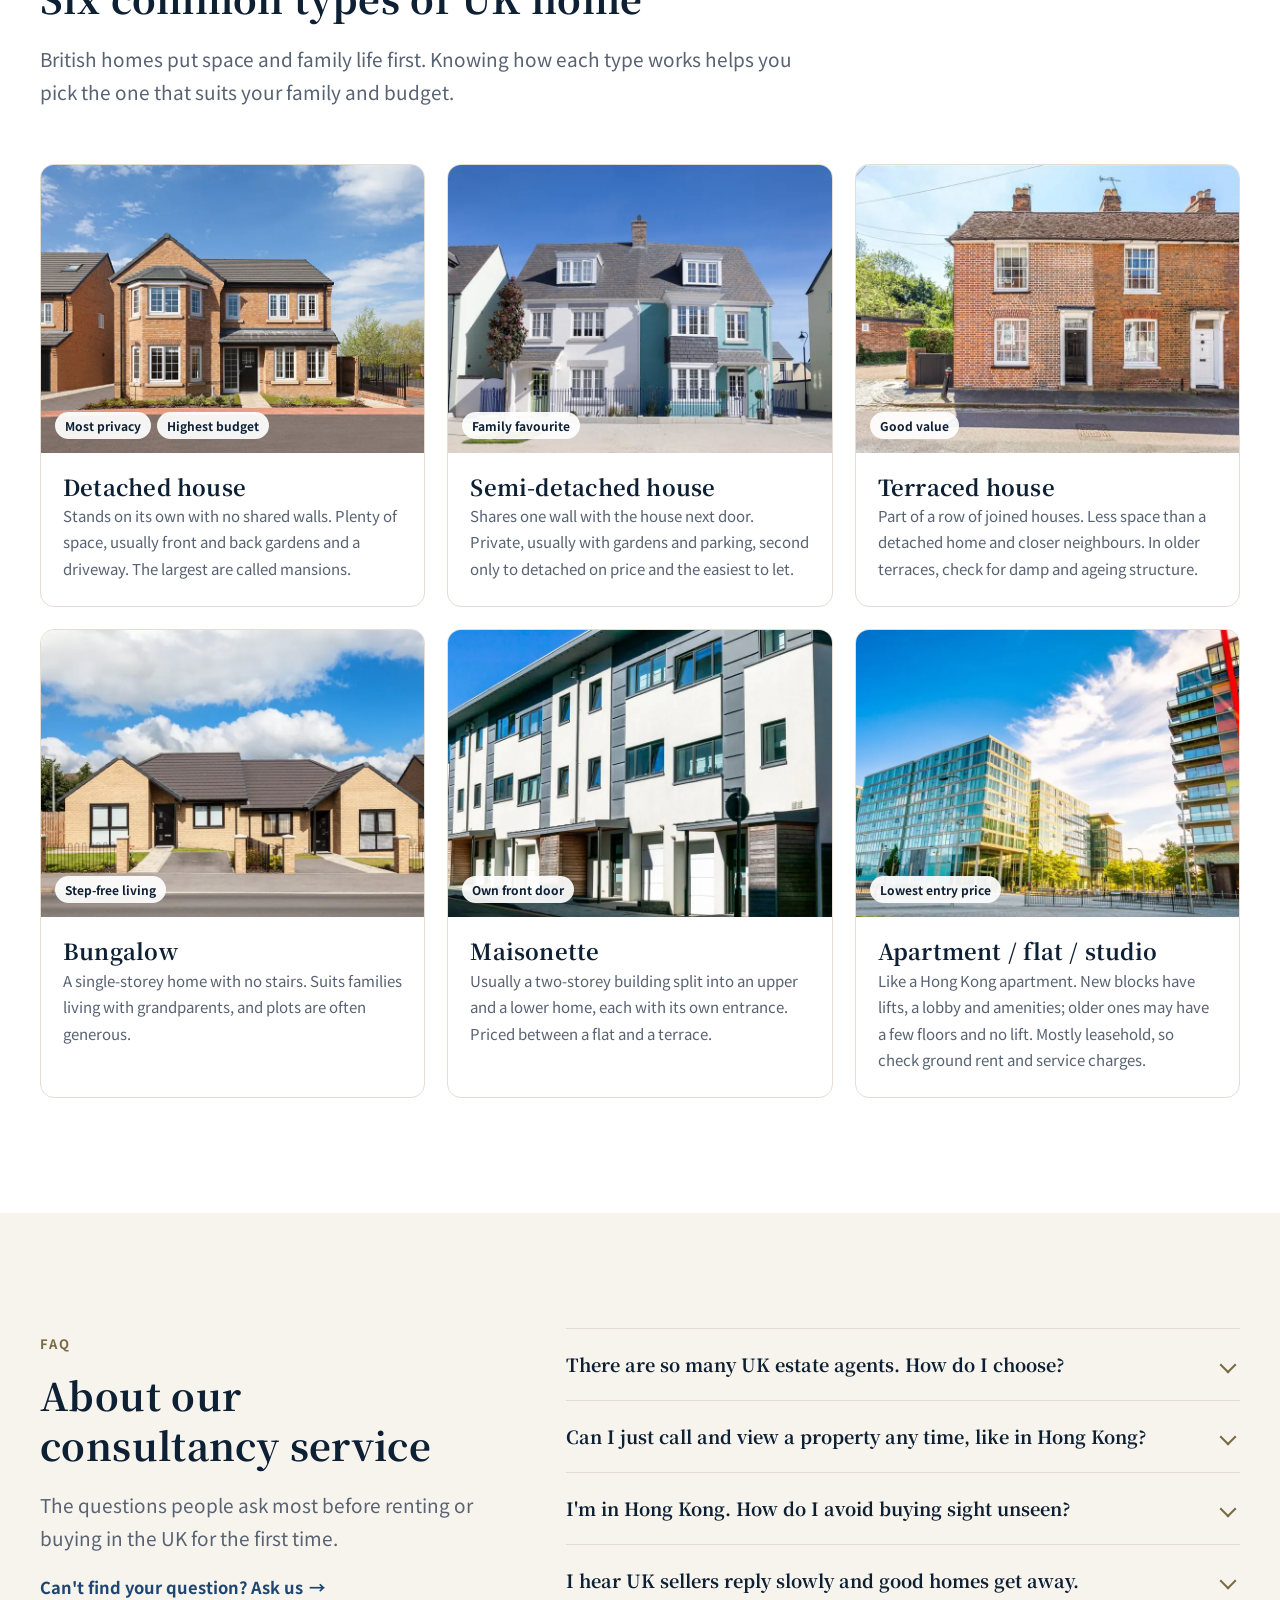
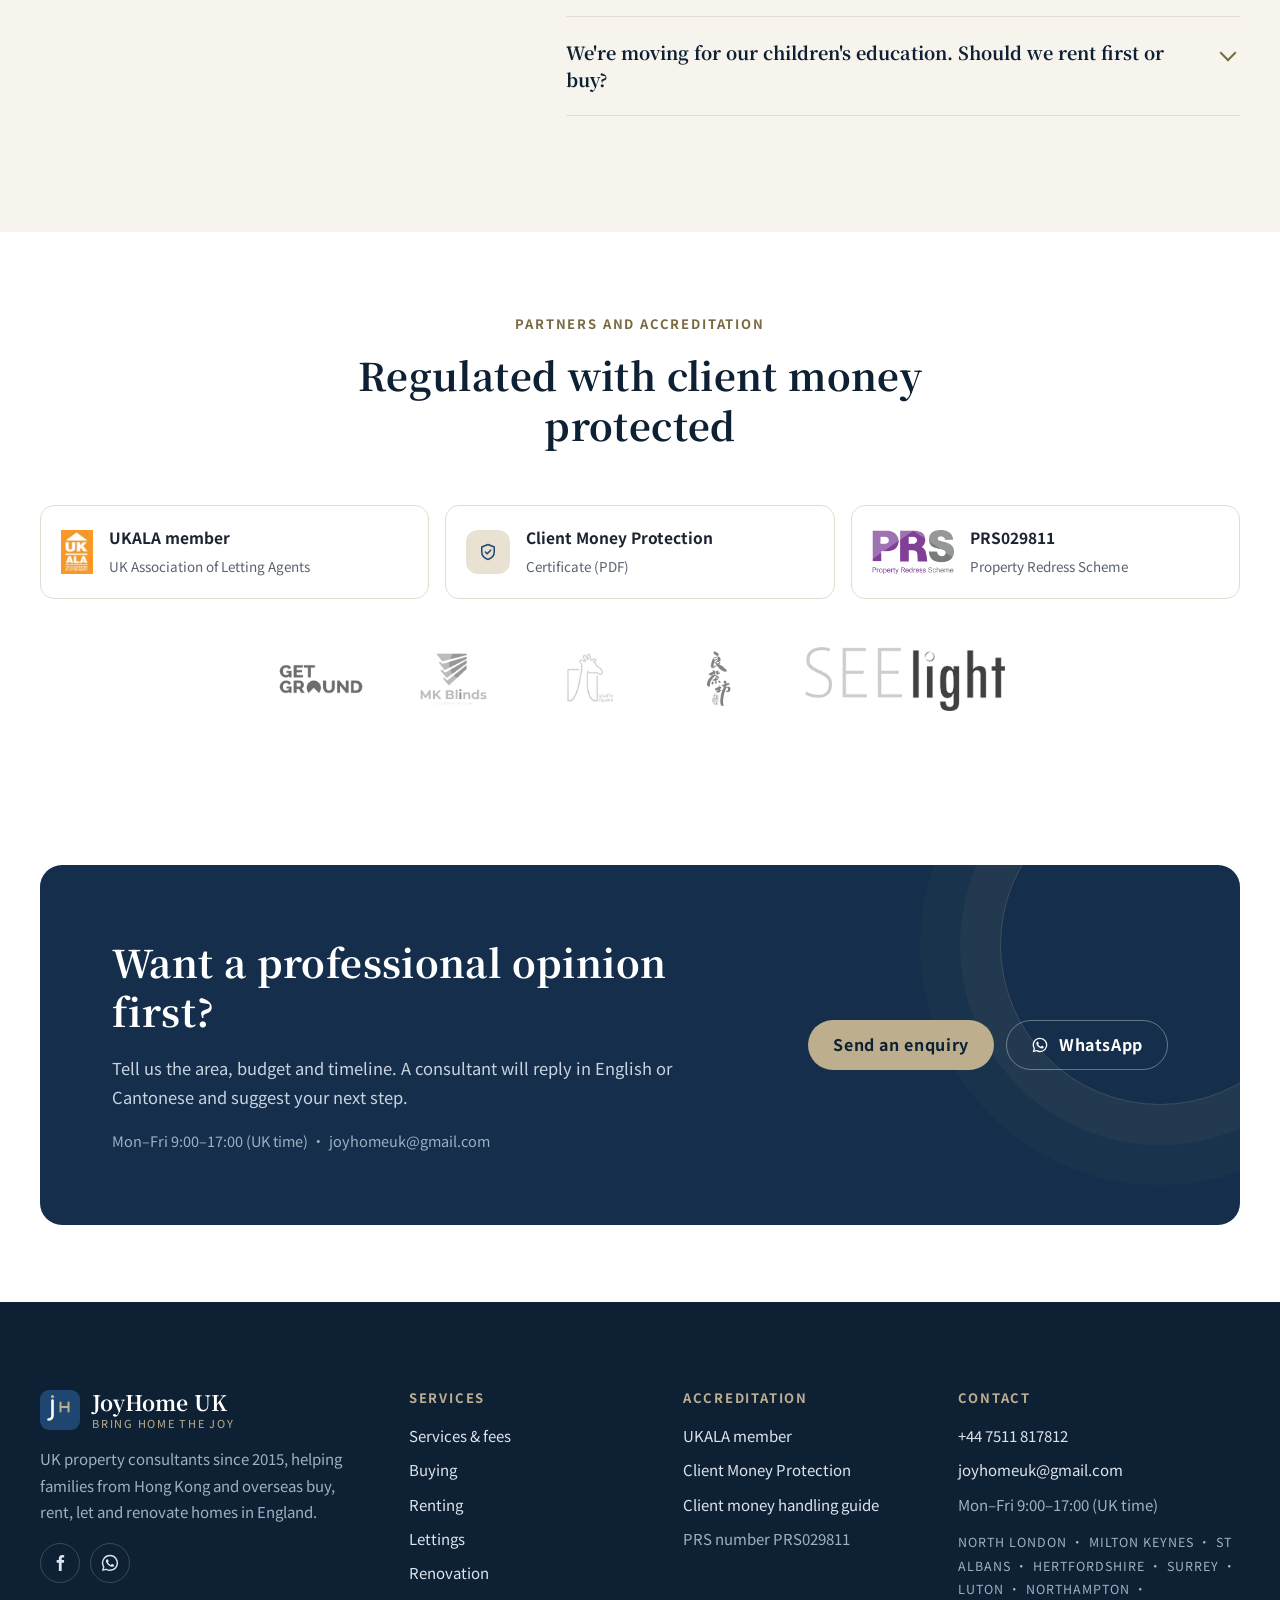
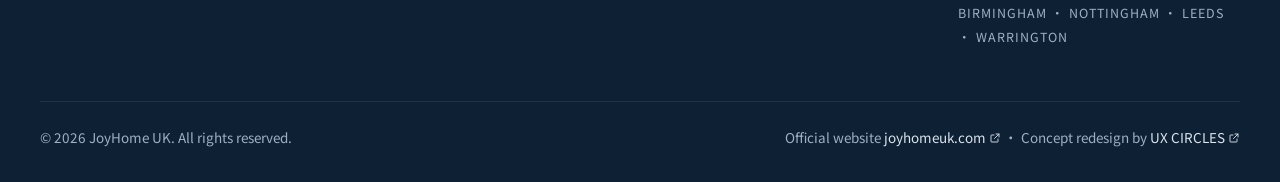
<file: en/index.html>
<!doctype html>
<html lang="en-GB" class="no-js">
<head>
  <meta charset="utf-8">
  <meta name="viewport" content="width=device-width, initial-scale=1">
  <title>JoyHome UK · UK property consultants for buying, renting and lettings</title>
  <meta name="description" content="JoyHome UK has helped clients from Hong Kong and overseas buy, rent, let and renovate UK homes since 2015. Registered, PRS029811, UKALA member.">
  <meta name="robots" content="noindex, nofollow">
  <meta name="theme-color" content="#F7F4EE">
  <link rel="canonical" href="https://uxcircles.github.io/joyhomeuk/en/">
  <link rel="alternate" hreflang="zh-Hant" href="https://uxcircles.github.io/joyhomeuk/">
  <link rel="alternate" hreflang="en" href="https://uxcircles.github.io/joyhomeuk/en/">
  <link rel="icon" href="../assets/img/favicon.svg" type="image/svg+xml">
  <meta property="og:type" content="website">
  <meta property="og:site_name" content="JoyHome UK">
  <meta property="og:title" content="JoyHome UK · UK property consultants for buying, renting and lettings">
  <meta property="og:description" content="JoyHome UK has helped clients from Hong Kong and overseas buy, rent, let and renovate UK homes since 2015. Registered, PRS029811, UKALA member.">
  <meta property="og:url" content="https://uxcircles.github.io/joyhomeuk/en/">
  <meta property="og:image" content="https://uxcircles.github.io/joyhomeuk/assets/img/hero.webp">
  <link rel="preload" as="image" href="../assets/img/hero.webp" fetchpriority="high">
  <link rel="preconnect" href="https://fonts.googleapis.com">
  <link rel="preconnect" href="https://fonts.gstatic.com" crossorigin>
  <link href="https://fonts.googleapis.com/css2?family=Noto+Sans+TC:wght@400;500;700&family=Noto+Serif+TC:wght@600;700&display=swap" rel="stylesheet">
  <link rel="stylesheet" href="../assets/css/style.css?v=3">
  <script>document.documentElement.classList.replace('no-js','js')</script>
</head>
<body>
  <a class="skip" href="#main">Skip to main content</a>
  <svg width="0" height="0" style="position:absolute" aria-hidden="true">
  <symbol id="i-check" viewBox="0 0 24 24"><path d="M20 6 9 17l-5-5"/></symbol>
  <symbol id="i-alert" viewBox="0 0 24 24"><circle cx="12" cy="12" r="9"/><path d="M12 8v4.5M12 16h.01"/></symbol>
  <symbol id="i-phone" viewBox="0 0 24 24"><path d="M5 4h3.5l1.8 4.5-2.3 1.4a11 11 0 0 0 6.1 6.1l1.4-2.3L20 15.5V19a1.5 1.5 0 0 1-1.6 1.5A16.5 16.5 0 0 1 3.5 5.6 1.5 1.5 0 0 1 5 4Z"/></symbol>
  <symbol id="i-mail" viewBox="0 0 24 24"><rect x="3" y="5" width="18" height="14" rx="2"/><path d="m3.5 6.5 8.5 6.5 8.5-6.5"/></symbol>
  <symbol id="i-wa" viewBox="0 0 24 24"><path d="M12 2.2A9.7 9.7 0 0 0 3.6 16.8L2.3 21.7l5-1.3A9.7 9.7 0 1 0 12 2.2Zm0 17.7a8 8 0 0 1-4.1-1.1l-.3-.2-3 .8.8-2.9-.2-.3A8 8 0 1 1 12 19.9Zm4.4-6c-.2-.1-1.4-.7-1.7-.8-.2-.1-.4-.1-.5.1l-.8 1c-.1.2-.3.2-.5.1a6.6 6.6 0 0 1-3.3-2.9c-.2-.4.2-.4.7-1.3.1-.2 0-.3 0-.4l-.8-1.8c-.2-.5-.4-.4-.5-.4h-.5a.9.9 0 0 0-.6.3 2.7 2.7 0 0 0-.8 2c0 1.2.9 2.3 1 2.5.1.2 1.7 2.6 4.1 3.7 1.5.7 2.1.7 2.9.6.5-.1 1.4-.6 1.6-1.1.2-.6.2-1 .1-1.1l-.4-.3Z"/></symbol>
  <symbol id="i-ext" viewBox="0 0 24 24"><path d="M14 4h6v6M20 4l-9 9M18 14v5a1 1 0 0 1-1 1H5a1 1 0 0 1-1-1V7a1 1 0 0 1 1-1h5"/></symbol>
  <symbol id="i-shield" viewBox="0 0 24 24"><path d="M12 3 4.5 6v5.5c0 4.6 3.2 8.2 7.5 9.5 4.3-1.3 7.5-4.9 7.5-9.5V6L12 3Z"/><path d="m8.8 12 2.2 2.2 4.2-4.4"/></symbol>
  <symbol id="i-pin" viewBox="0 0 24 24"><path d="M12 21s-7-6.2-7-11.5a7 7 0 0 1 14 0C19 14.8 12 21 12 21Z"/><circle cx="12" cy="9.5" r="2.5"/></symbol>
  <symbol id="i-home" viewBox="0 0 24 24"><path d="M3.5 11 12 4l8.5 7"/><path d="M5.5 9.5V20h13V9.5"/><path d="M10 20v-5.5h4V20"/></symbol>
  <symbol id="i-key" viewBox="0 0 24 24"><circle cx="8" cy="15" r="4"/><path d="m10.8 12.2 8.7-8.7M16.5 6.5l2.5 2.5M14 9l2 2"/></symbol>
  <symbol id="i-clock" viewBox="0 0 24 24"><circle cx="12" cy="12" r="9"/><path d="M12 7v5l3 2"/></symbol>
  <symbol id="i-search" viewBox="0 0 24 24"><circle cx="11" cy="11" r="6.5"/><path d="m20 20-4.2-4.2"/></symbol>
  <symbol id="i-chat" viewBox="0 0 24 24"><path d="M4 5h16v11H9l-5 4V5Z"/><path d="M8 9.5h8M8 12.5h5"/></symbol>
  <symbol id="i-pound" viewBox="0 0 24 24"><path d="M16.5 6.5A3.8 3.8 0 0 0 9 7.5V19M6 19h12M6.5 12.5h7"/></symbol>
  <symbol id="i-tool" viewBox="0 0 24 24"><path d="M14.5 6.5a4 4 0 0 0 5 5L12 19a2.1 2.1 0 0 1-3-3l7.5-7.5"/><path d="M14.5 6.5 17 4l3 3-2.5 2.5"/></symbol>
  <symbol id="i-doc" viewBox="0 0 24 24"><path d="M6 3h8l4 4v14H6V3Z"/><path d="M14 3v4h4M9 12h6M9 16h6"/></symbol>
  <symbol id="i-eye" viewBox="0 0 24 24"><path d="M2.5 12S6 5.5 12 5.5 21.5 12 21.5 12 18 18.5 12 18.5 2.5 12 2.5 12Z"/><circle cx="12" cy="12" r="3"/></symbol>
  <symbol id="i-users" viewBox="0 0 24 24"><circle cx="9" cy="8" r="3.5"/><path d="M2.5 20a6.5 6.5 0 0 1 13 0"/><path d="M16 4.6a3.5 3.5 0 0 1 0 6.8M18.5 14a6.5 6.5 0 0 1 3 6"/></symbol>
  <symbol id="i-trend" viewBox="0 0 24 24"><path d="m3 17 6-6 4 4 8-8"/><path d="M15 7h6v6"/></symbol>
  <symbol id="i-fb" viewBox="0 0 24 24"><path d="M14 8.5V6.8c0-.8.2-1.3 1.4-1.3H17V2.6A21 21 0 0 0 14.6 2.5C12.2 2.5 10.6 4 10.6 6.6v1.9H8v3.2h2.6V21.5H14v-9.8h2.6l.4-3.2H14Z"/></symbol>
</svg>
  <div class="concept-bar" role="note">
    <div class="wrap concept-inner">
      <p><span class="concept-tag">Concept</span><span class="concept-long">Concept redesign. Not the <a href="https://joyhomeuk.com/" target="_blank" rel="noopener">official JoyHome UK website</a>.</span></p>
      <a href="https://ux-circles.com/professionals" target="_blank" rel="noopener">Designed by <strong>UX CIRCLES</strong> <svg class="icon" aria-hidden="true"><use href="#i-ext"/></svg></a>
    </div>
  </div>
  <header class="site-header">
    <div class="wrap header-inner">
      <a class="brand" href="index.html" aria-label="JoyHome UK home">
        <svg class="brand-mark" viewBox="0 0 40 40" aria-hidden="true"><rect width="40" height="40" rx="9" fill="#1F4670"/><path d="M12.5 10.5v15a4 4 0 0 1-4 4" fill="none" stroke="#fff" stroke-width="2.6" stroke-linecap="round"/><path d="M20.5 12.5v9M28.5 12.5v9M20.5 17h8" fill="none" stroke="#BDAF8E" stroke-width="2" stroke-linecap="round"/><circle cx="12.5" cy="6.6" r="1.6" fill="#BDAF8E"/></svg>
        <span class="brand-word"><span class="brand-name">JoyHome UK</span><span class="brand-tag">Bring Home the Joy</span></span>
      </a>
      <nav class="nav" id="site-nav" aria-label="Main menu" data-nav>
        <ul class="nav-list">
          <li><a href="services.html">Services & fees</a></li>
          <li><a href="buy.html">Buying</a></li>
          <li><a href="rent.html">Renting</a></li>
          <li><a href="management.html">Lettings</a></li>
          <li><a href="renovation.html">Renovation</a></li>
          <li><a href="contact.html">Contact</a></li>
        </ul>
        <div class="nav-extra">
          <a class="btn btn-wa" href="https://wa.me/447511817812" target="_blank" rel="noopener"><svg class="icon icon-fill" aria-hidden="true"><use href="#i-wa"/></svg>WhatsApp us</a>
          <a class="btn btn-ghost" href="tel:+447511817812"><svg class="icon" aria-hidden="true"><use href="#i-phone"/></svg>+44 7511 817812</a>
        </div>
      </nav>
      <div class="header-cta">
        <a class="lang" href="../index.html" lang="zh-Hant-HK" hreflang="zh-Hant-HK" aria-label="繁體中文">中</a>
        <a class="btn btn-wa" href="https://wa.me/447511817812" target="_blank" rel="noopener"><svg class="icon icon-fill" aria-hidden="true"><use href="#i-wa"/></svg>WhatsApp</a>
        <button class="burger" type="button" aria-expanded="false" aria-controls="site-nav" aria-label="Open menu" data-open="Open menu" data-close="Close menu"><span></span><span></span><span></span></button>
      </div>
    </div>
  </header>

  <main id="main">
    <section class="hero">
      <div class="wrap hero-grid">
        <div>
          <p class="eyebrow">UK property consultants · since 2015</p>
          <h1>Your UK home<br><em>checked in person</em><br>before you commit</h1>
          <p class="lead">JoyHome is a registered UK property consultancy that has been here for years. We handle the search, viewings, negotiation and handover in English or Cantonese, for clients in the UK, Hong Kong and overseas.</p>
          <div class="btn-row">
            <a class="btn btn-primary" href="contact.html">Book a consultation</a>
            <a class="btn btn-ghost" href="services.html">See our fees</a>
          </div>
          <ul class="trust"><li><svg class="icon" aria-hidden="true"><use href="#i-shield"/></svg>PRS registered PRS029811</li><li><svg class="icon" aria-hidden="true"><use href="#i-shield"/></svg>UKALA member</li><li><svg class="icon" aria-hidden="true"><use href="#i-shield"/></svg>Client Money Protection</li></ul>
        </div>
        <div class="hero-media">
          <div class="hero-photo"><img src="../assets/img/hero.webp" alt="A street of red-brick Victorian terraced houses" width="1024" height="619" fetchpriority="high"></div>
          <div class="badge-years" aria-hidden="true"><b>10+</b><span>years</span></div>
          <aside class="report-card" aria-label="Sample viewing report">
            <div class="rc-top"><span class="rc-label">Viewing report</span><span class="rc-sample">Sample</span></div>
            <strong>MK5 · 3-bed semi</strong>
            <ul>
              <li class="pro"><svg class="icon" aria-hidden="true"><use href="#i-check"/></svg>8-minute walk to an Outstanding primary</li>
              <li class="pro"><svg class="icon" aria-hidden="true"><use href="#i-check"/></svg>Freehold with off-street parking</li>
              <li class="con"><svg class="icon" aria-hidden="true"><use href="#i-alert"/></svg>Damp marks on the rear wall: get a survey</li>
            </ul>
          </aside>
        </div>
      </div>
    </section>

    <div class="areas">
      <div class="wrap areas-inner">
        <span class="areas-label">AREAS WE COVER</span>
        <ul class="areas-list"><li>North London</li><li>Milton Keynes</li><li>St Albans</li><li>Hertfordshire</li><li>Surrey</li><li>Luton</li><li>Northampton</li><li>Birmingham</li><li>Nottingham</li><li>Leeds</li><li>Warrington</li></ul>
      </div>
    </div>

    <section class="section">
      <div class="wrap">
        <div class="head">
          <p class="eyebrow">What makes us different</p>
          <h2>Not just finding a home<br>but being on your side</h2>
          <p class="lead">UK estate agents work for the seller. JoyHome works for you: a consultant who has lived here for years and knows the neighbourhoods.</p>
        </div>
        <div class="diff-grid">
          <article class="diff reveal"><h3>Homes that actually fit</h3><p>We start with your family, schools, commute and budget before we search, rather than pushing whatever an agent most wants to sell.</p></article>
          <article class="diff reveal"><h3>Better long-term value</h3><p>Every property comes with pros and cons in writing: the street, lease length, condition, resale and rental potential.</p></article>
          <article class="diff reveal"><h3>Lower costs</h3><p>We make offers and negotiate for you and introduce trusted surveyors, brokers and solicitors. Our negotiation fee is 10% of what we save you.</p></article>
          <article class="diff reveal"><h3>Less stress</h3><p>You can be in Hong Kong: video viewings, photo reports and updates on your solicitor and mortgage until you have the keys.</p></article>
        </div>
      </div>
    </section>

    <section class="section bg-cream">
      <div class="wrap split">
        <div class="split-media reveal"><img src="../assets/img/house-semi.webp" alt="A new-build semi-detached house" loading="lazy" width="800" height="600"></div>
        <div>
          <p class="eyebrow">About JoyHome</p>
          <h2>Your one-stop UK property consultant</h2>
          <p>Moving country means juggling a lot: your family's needs, your budget and a tight timeline. Searching online gives you plenty of listings but nobody to tell you which ones are right.</p>
          <p>Our team has lived, studied and worked in towns across the UK. We have long-standing links with developers, service providers and agents, and work with trusted solicitors, mortgage brokers and tax advisers.</p>
          <div class="facts">
            <div><b>2015</b><span>founded</span></div>
            <div><b>11</b><span>areas covered</span></div>
            <div><b>EN / 粵</b><span>bilingual team</span></div>
          </div>
        </div>
      </div>
    </section>

    <section class="section">
      <div class="wrap">
        <div class="head">
          <p class="eyebrow">Services</p>
          <h2>From first rental to buying and letting</h2>
        </div>
        <div class="svc-grid">
          <a class="svc reveal" href="buy.html">
            <div class="svc-img"><img src="../assets/img/house-detached.webp" alt="" loading="lazy" width="800" height="600"></div>
            <div class="svc-body"><span class="svc-kicker">Buying</span><h3>Buying in the UK</h3><p>New builds or resale homes, from search and viewings to negotiation and completion.</p><span class="link-arrow">Learn more</span></div>
          </a>
          <a class="svc reveal" href="rent.html">
            <div class="svc-img"><img src="../assets/img/rent.webp" alt="" loading="lazy" width="800" height="600"></div>
            <div class="svc-body"><span class="svc-kicker">Renting</span><h3>Renting in the UK</h3><p>Line up a home before you land: search, viewings, referencing and tenancy.</p><span class="link-arrow">Learn more</span></div>
          </a>
          <a class="svc reveal" href="management.html">
            <div class="svc-img"><img src="../assets/img/manage.webp" alt="" loading="lazy" width="800" height="600"></div>
            <div class="svc-body"><span class="svc-kicker">Lettings</span><h3>Property management</h3><p>Our sister company JHPM lets, collects rent, handles repairs and safety certificates.</p><span class="link-arrow">Learn more</span></div>
          </a>
          <a class="svc reveal" href="renovation.html">
            <div class="svc-img"><img src="../assets/img/reno-kitchen.webp" alt="" loading="lazy" width="800" height="600"></div>
            <div class="svc-body"><span class="svc-kicker">Renovation</span><h3>Renovation</h3><p>JoyHome Builder handles kitchens, bathrooms, full refurbishments and extensions.</p><span class="link-arrow">Learn more</span></div>
          </a>
        </div>
      </div>
    </section>

    <section class="section bg-navy">
      <div class="wrap">
        <div class="head">
          <p class="eyebrow">How it works</p>
          <h2>Three steps to the right home</h2>
        </div>
        <ol class="steps">
          <li class="reveal"><h3>Search and advice</h3><p class="step-sub">Areas, locations and property types</p><p>We listen first: who is moving, schools, commute, budget and timing. Then we shortlist the right areas and homes.</p></li>
          <li class="reveal"><h3>Viewings and analysis</h3><p class="step-sub">Narrow it down to the one</p><p>We book viewings with agents, send video and photos, and write up the pros and cons of every property so you can decide from abroad.</p></li>
          <li class="reveal"><h3>Negotiation to completion</h3><p class="step-sub">A plan that gets you moved in</p><p>We make offers and negotiate, coordinate surveyors, brokers and solicitors, and follow the purchase or tenancy until you have the keys.</p></li>
        </ol>
      </div>
    </section>

    <section class="section bg-cream">
      <div class="wrap">
        <div class="head center">
          <p class="eyebrow">Clear fees</p>
          <h2>Know what you'll pay before you start</h2>
          <p class="lead" style="margin:0 auto">All fees are plus VAT. See the full list for viewings and other services.</p>
        </div>
        <div class="price-strip">
          <div class="price reveal"><span class="price-label">Registration</span><div class="price-amt">£100<small>+ VAT</small></div><p class="price-note">Advice on buying or renting, UK property and living information, and suitable homes.</p></div>
          <div class="price reveal"><span class="price-label">Successful rental</span><div class="price-amt">£880<small>+ VAT</small></div><p class="price-note">£180 due when your offer is accepted. From £880 outside Hertfordshire.</p></div>
          <div class="price is-feature reveal"><span class="price-label">Successful purchase</span><div class="price-amt"><span class="from">from</span>£1,880<small>+ VAT</small></div><p class="price-note">Overseas clients from £2,880. £880 on agreed price, the rest only on completion.</p></div>
        </div>
        <p style="text-align:center;margin-top:28px"><a class="link-arrow" href="services.html">See all services and fees</a></p>
      </div>
    </section>

    <section class="section">
      <div class="wrap">
        <div class="head">
          <p class="eyebrow">UK homes explained</p>
          <h2>Six common types of UK home</h2>
          <p class="lead">British homes put space and family life first. Knowing how each type works helps you pick the one that suits your family and budget.</p>
        </div>
        <div class="types">
          <article class="type reveal">
            <div class="type-img"><img src="../assets/img/house-detached.webp" alt="Detached house" loading="lazy" width="800" height="600"><div class="type-meter"><span>Most privacy</span><span>Highest budget</span></div></div>
            <div class="type-body"><h3>Detached house</h3><p>Stands on its own with no shared walls. Plenty of space, usually front and back gardens and a driveway. The largest are called mansions.</p></div>
          </article>
          <article class="type reveal">
            <div class="type-img"><img src="../assets/img/house-semi.webp" alt="Semi-detached house" loading="lazy" width="800" height="600"><div class="type-meter"><span>Family favourite</span></div></div>
            <div class="type-body"><h3>Semi-detached house</h3><p>Shares one wall with the house next door. Private, usually with gardens and parking, second only to detached on price and the easiest to let.</p></div>
          </article>
          <article class="type reveal">
            <div class="type-img"><img src="../assets/img/house-terrace.webp" alt="Terraced house" loading="lazy" width="800" height="600"><div class="type-meter"><span>Good value</span></div></div>
            <div class="type-body"><h3>Terraced house</h3><p>Part of a row of joined houses. Less space than a detached home and closer neighbours. In older terraces, check for damp and ageing structure.</p></div>
          </article>
          <article class="type reveal">
            <div class="type-img"><img src="../assets/img/house-bungalow.webp" alt="Bungalow" loading="lazy" width="800" height="600"><div class="type-meter"><span>Step-free living</span></div></div>
            <div class="type-body"><h3>Bungalow</h3><p>A single-storey home with no stairs. Suits families living with grandparents, and plots are often generous.</p></div>
          </article>
          <article class="type reveal">
            <div class="type-img"><img src="../assets/img/house-maisonette.webp" alt="Maisonette" loading="lazy" width="800" height="600"><div class="type-meter"><span>Own front door</span></div></div>
            <div class="type-body"><h3>Maisonette</h3><p>Usually a two-storey building split into an upper and a lower home, each with its own entrance. Priced between a flat and a terrace.</p></div>
          </article>
          <article class="type reveal">
            <div class="type-img"><img src="../assets/img/house-flat.webp" alt="Apartment / flat / studio" loading="lazy" width="800" height="600"><div class="type-meter"><span>Lowest entry price</span></div></div>
            <div class="type-body"><h3>Apartment / flat / studio</h3><p>Like a Hong Kong apartment. New blocks have lifts, a lobby and amenities; older ones may have a few floors and no lift. Mostly leasehold, so check ground rent and service charges.</p></div>
          </article>
        </div>
      </div>
    </section>

    <section class="section bg-cream" id="faq">
      <div class="wrap faq-wrap">
        <div class="head">
          <p class="eyebrow">FAQ</p>
          <h2>About our consultancy service</h2>
          <p class="lead">The questions people ask most before renting or buying in the UK for the first time.</p>
          <a class="link-arrow" href="contact.html">Can't find your question? Ask us</a>
        </div>
        <div class="faq">
          <details>
            <summary>There are so many UK estate agents. How do I choose?</summary>
            <div class="faq-a"><p>Start by shortlisting a few towns, because each agent only covers certain areas. Renting or buying involves legal and tax steps, so choose a UK-registered agent or consultant with a good reputation who knows the local community. If English is not your first language, a Cantonese-speaking consultant makes everything clearer.</p></div>
          </details>
          <details>
            <summary>Can I just call and view a property any time, like in Hong Kong?</summary>
            <div class="faq-a"><p>No. The UK market is led by sellers and landlords. Viewings are booked for set days and slots, sometimes only for a short window, and sellers may choose a buyer on more than price. Someone who knows the process makes sure you don't miss your chance.</p></div>
          </details>
          <details>
            <summary>I'm in Hong Kong. How do I avoid buying sight unseen?</summary>
            <div class="faq-a"><p>Online photos often flatter. Before committing, check who the agent is, read the details and terms carefully, and have someone who knows the area visit in person to judge the neighbourhood, schools, transport and safety. We report back on video and in writing, good points and concerns alike.</p></div>
          </details>
          <details>
            <summary>I hear UK sellers reply slowly and good homes get away.</summary>
            <div class="faq-a"><p>The UK moves more slowly than Hong Kong, so patience helps. But good homes often get several offers at once, so your agent has to follow the market closely and know the process to make your offer at the right moment.</p></div>
          </details>
          <details>
            <summary>We're moving for our children's education. Should we rent first or buy?</summary>
            <div class="faq-a"><p>There is no single answer; it depends on your background, budget and plans. For schools, pick the catchment first and then search nearby. If you have never lived in the UK, we usually suggest renting first and buying once you know the area.</p></div>
          </details>
        </div>
      </div>
    </section>

    <section class="section tight">
      <div class="wrap">
        <div class="head center">
          <p class="eyebrow">Partners and accreditation</p>
          <h2>Regulated with client money protected</h2>
        </div>
        <div class="accred" style="margin-bottom:48px">
          <a href="https://www.joyhomeuk.com/wp-content/uploads/2020/07/UKALA.pdf" target="_blank" rel="noopener"><img src="../assets/img/ukala.webp" alt="UKALA" loading="lazy"><div><b>UKALA member</b><span>UK Association of Letting Agents</span></div></a>
          <a href="https://www.joyhomeuk.com/wp-content/uploads/2020/07/CMP.pdf" target="_blank" rel="noopener"><span class="ci" style="width:44px;height:44px;border-radius:12px;background:var(--gold-soft);color:var(--navy);display:grid;place-items:center"><svg class="icon" aria-hidden="true"><use href="#i-shield"/></svg></span><div><b>Client Money Protection</b><span>Certificate (PDF)</span></div></a>
          <a href="https://www.theprs.co.uk/" target="_blank" rel="noopener"><img src="../assets/img/prs.webp" alt="Property Redress Scheme" loading="lazy"><div><b>PRS029811</b><span>Property Redress Scheme</span></div></a>
        </div>
        <ul class="logos"><li><img src="../assets/img/p-getground.webp" alt="GetGround" loading="lazy"></li><li><img src="../assets/img/p-mkblinds.webp" alt="MK Blinds" loading="lazy"></li><li><img src="../assets/img/p-giraffe.webp" alt="Giraffe Square" loading="lazy"></li><li><img src="../assets/img/p-liangchapu.webp" alt="Liang Cha Pu" loading="lazy"></li><li><img src="../assets/img/p-seelight.webp" alt="SEE light" loading="lazy"></li></ul>
      </div>
    </section>

    <section class="section tight">
      <div class="wrap">
        <div class="cta-band reveal">
          <div>
            <h2>Want a professional opinion first?</h2>
            <p>Tell us the area, budget and timeline. A consultant will reply in English or Cantonese and suggest your next step.</p>
            <p class="contact-lines">Mon–Fri 9:00–17:00 (UK time) · joyhomeuk@gmail.com</p>
          </div>
          <div class="btn-row">
            <a class="btn btn-gold" href="contact.html">Send an enquiry</a>
            <a class="btn btn-ghost" href="https://wa.me/447511817812" target="_blank" rel="noopener"><svg class="icon icon-fill" aria-hidden="true"><use href="#i-wa"/></svg>WhatsApp</a>
          </div>
        </div>
      </div>
    </section>
  </main>

  <footer class="site-footer">
    <div class="wrap">
      <div class="footer-grid">
        <div>
          <a class="brand" href="index.html" aria-label="JoyHome UK home">
            <svg class="brand-mark" viewBox="0 0 40 40" aria-hidden="true"><rect width="40" height="40" rx="9" fill="#1F4670"/><path d="M12.5 10.5v15a4 4 0 0 1-4 4" fill="none" stroke="#fff" stroke-width="2.6" stroke-linecap="round"/><path d="M20.5 12.5v9M28.5 12.5v9M20.5 17h8" fill="none" stroke="#BDAF8E" stroke-width="2" stroke-linecap="round"/><circle cx="12.5" cy="6.6" r="1.6" fill="#BDAF8E"/></svg>
            <span class="brand-word"><span class="brand-name">JoyHome UK</span><span class="brand-tag">Bring Home the Joy</span></span>
          </a>
          <p>UK property consultants since 2015, helping families from Hong Kong and overseas buy, rent, let and renovate homes in England.</p>
          <div class="social"><a href="https://www.facebook.com/JoyhomeUK" target="_blank" rel="noopener" aria-label="JoyHome UK Facebook"><svg class="icon icon-fill" aria-hidden="true"><use href="#i-fb"/></svg></a><a href="https://wa.me/447511817812" target="_blank" rel="noopener" aria-label="WhatsApp"><svg class="icon icon-fill" aria-hidden="true"><use href="#i-wa"/></svg></a></div>
        </div>
        <div>
          <h4>Services</h4>
          <ul>
          <li><a href="services.html">Services & fees</a></li>
          <li><a href="buy.html">Buying</a></li>
          <li><a href="rent.html">Renting</a></li>
          <li><a href="management.html">Lettings</a></li>
          <li><a href="renovation.html">Renovation</a></li>
          </ul>
        </div>
        <div>
          <h4>Accreditation</h4>
          <ul>
            <li><a href="https://www.joyhomeuk.com/wp-content/uploads/2020/07/UKALA.pdf" target="_blank" rel="noopener">UKALA member</a></li>
            <li><a href="https://www.joyhomeuk.com/wp-content/uploads/2020/07/CMP.pdf" target="_blank" rel="noopener">Client Money Protection</a></li>
            <li><a href="https://www.joyhomeuk.com/wp-content/uploads/2020/07/UKALA-Client-Money-Handling.pdf" target="_blank" rel="noopener">Client money handling guide</a></li>
            <li>PRS number PRS029811</li>
          </ul>
        </div>
        <div>
          <h4>Contact</h4>
          <ul>
            <li><a href="tel:+447511817812">+44 7511 817812</a></li>
            <li><a href="mailto:joyhomeuk@gmail.com">joyhomeuk@gmail.com</a></li>
            <li>Mon–Fri 9:00–17:00 (UK time)</li>
          </ul>
          <p class="footer-areas">North London · Milton Keynes · St Albans · Hertfordshire · Surrey · Luton · Northampton · Birmingham · Nottingham · Leeds · Warrington</p>
        </div>
      </div>
      <div class="footer-bottom">
        <p>© <span data-year>2026</span> JoyHome UK. All rights reserved.</p>
        <p>Official website <a href="https://joyhomeuk.com/" target="_blank" rel="noopener">joyhomeuk.com <svg class="icon" aria-hidden="true"><use href="#i-ext"/></svg></a> · Concept redesign by <a href="https://ux-circles.com/professionals" target="_blank" rel="noopener">UX CIRCLES <svg class="icon" aria-hidden="true"><use href="#i-ext"/></svg></a></p>
      </div>
    </div>
  </footer>

  <nav class="action-bar" aria-label="Quick contact">
    <a class="is-wa" href="https://wa.me/447511817812" target="_blank" rel="noopener"><svg class="icon icon-fill" aria-hidden="true"><use href="#i-wa"/></svg>WhatsApp</a>
    <a href="tel:+447511817812"><svg class="icon" aria-hidden="true"><use href="#i-phone"/></svg>Call</a>
    <a href="mailto:joyhomeuk@gmail.com"><svg class="icon" aria-hidden="true"><use href="#i-mail"/></svg>Email</a>
  </nav>
  <script src="../assets/js/main.js?v=2" defer></script>
</body>
</html>
</file>
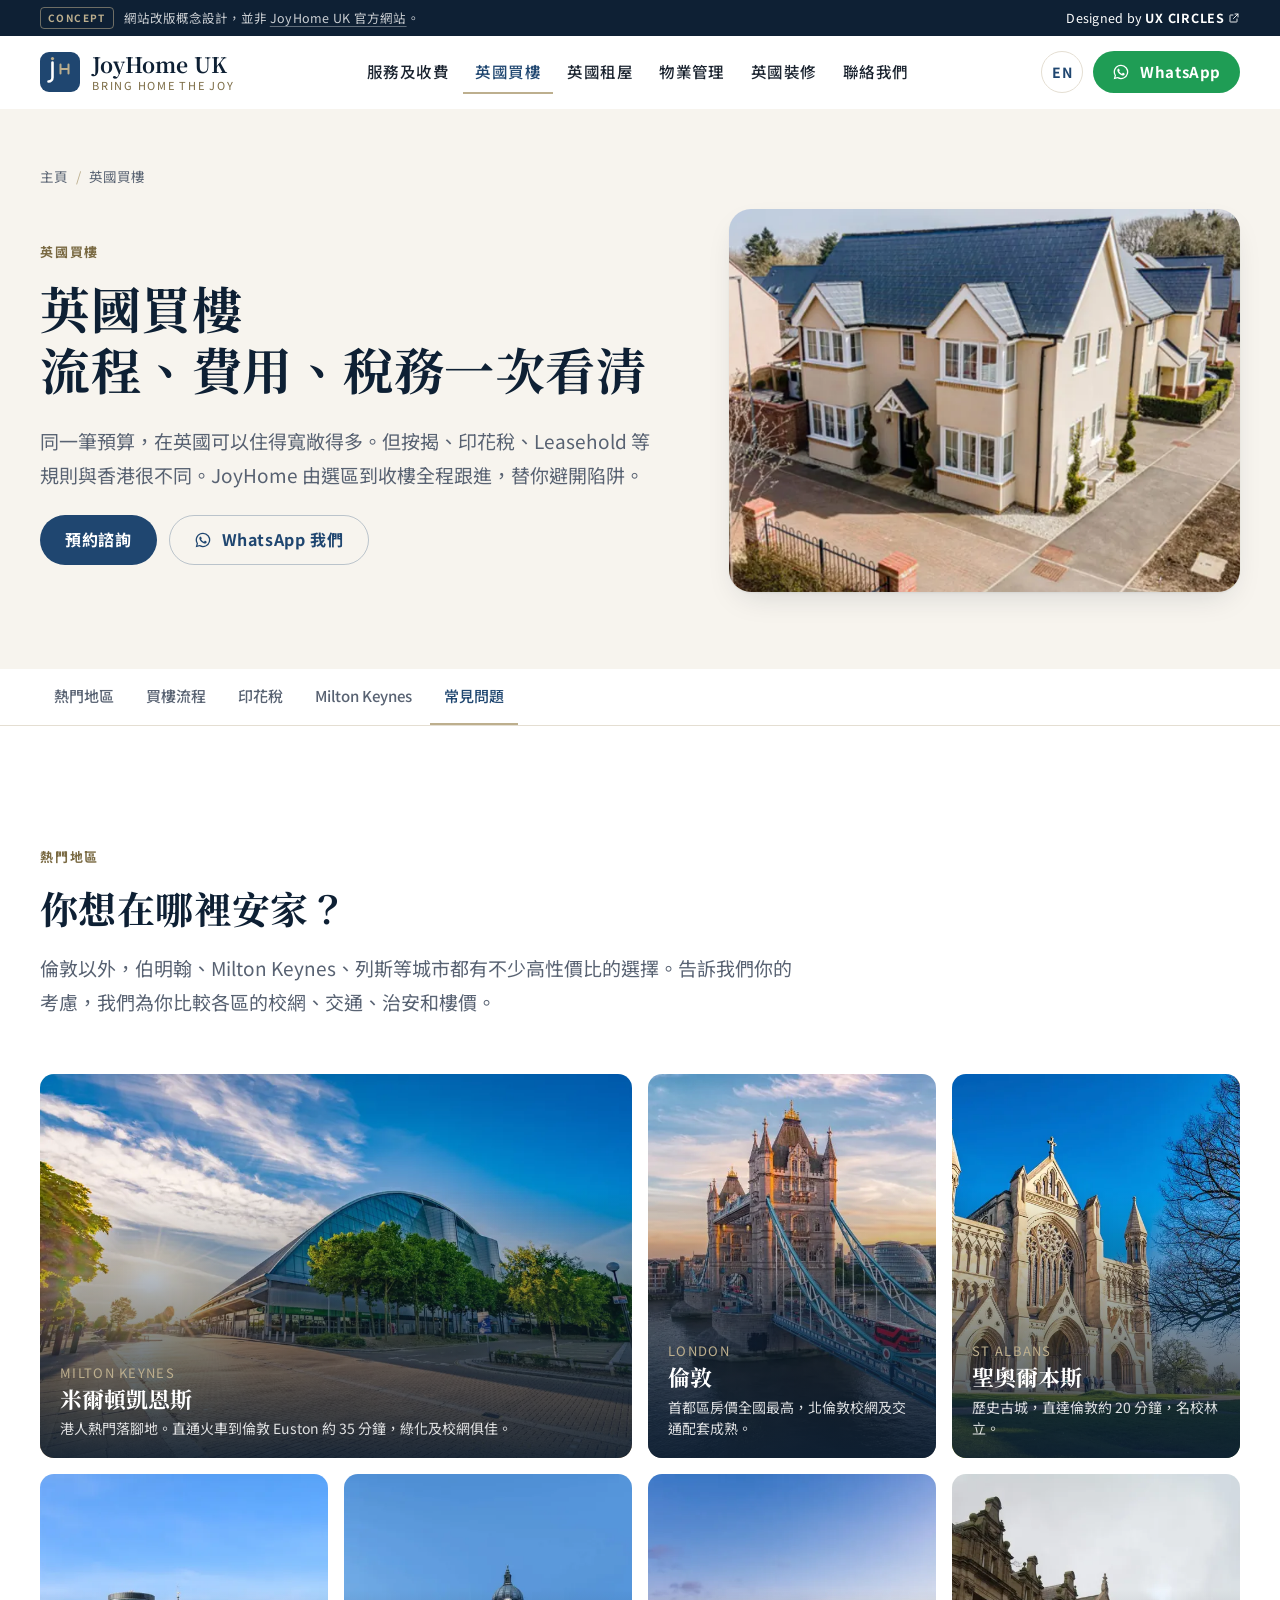
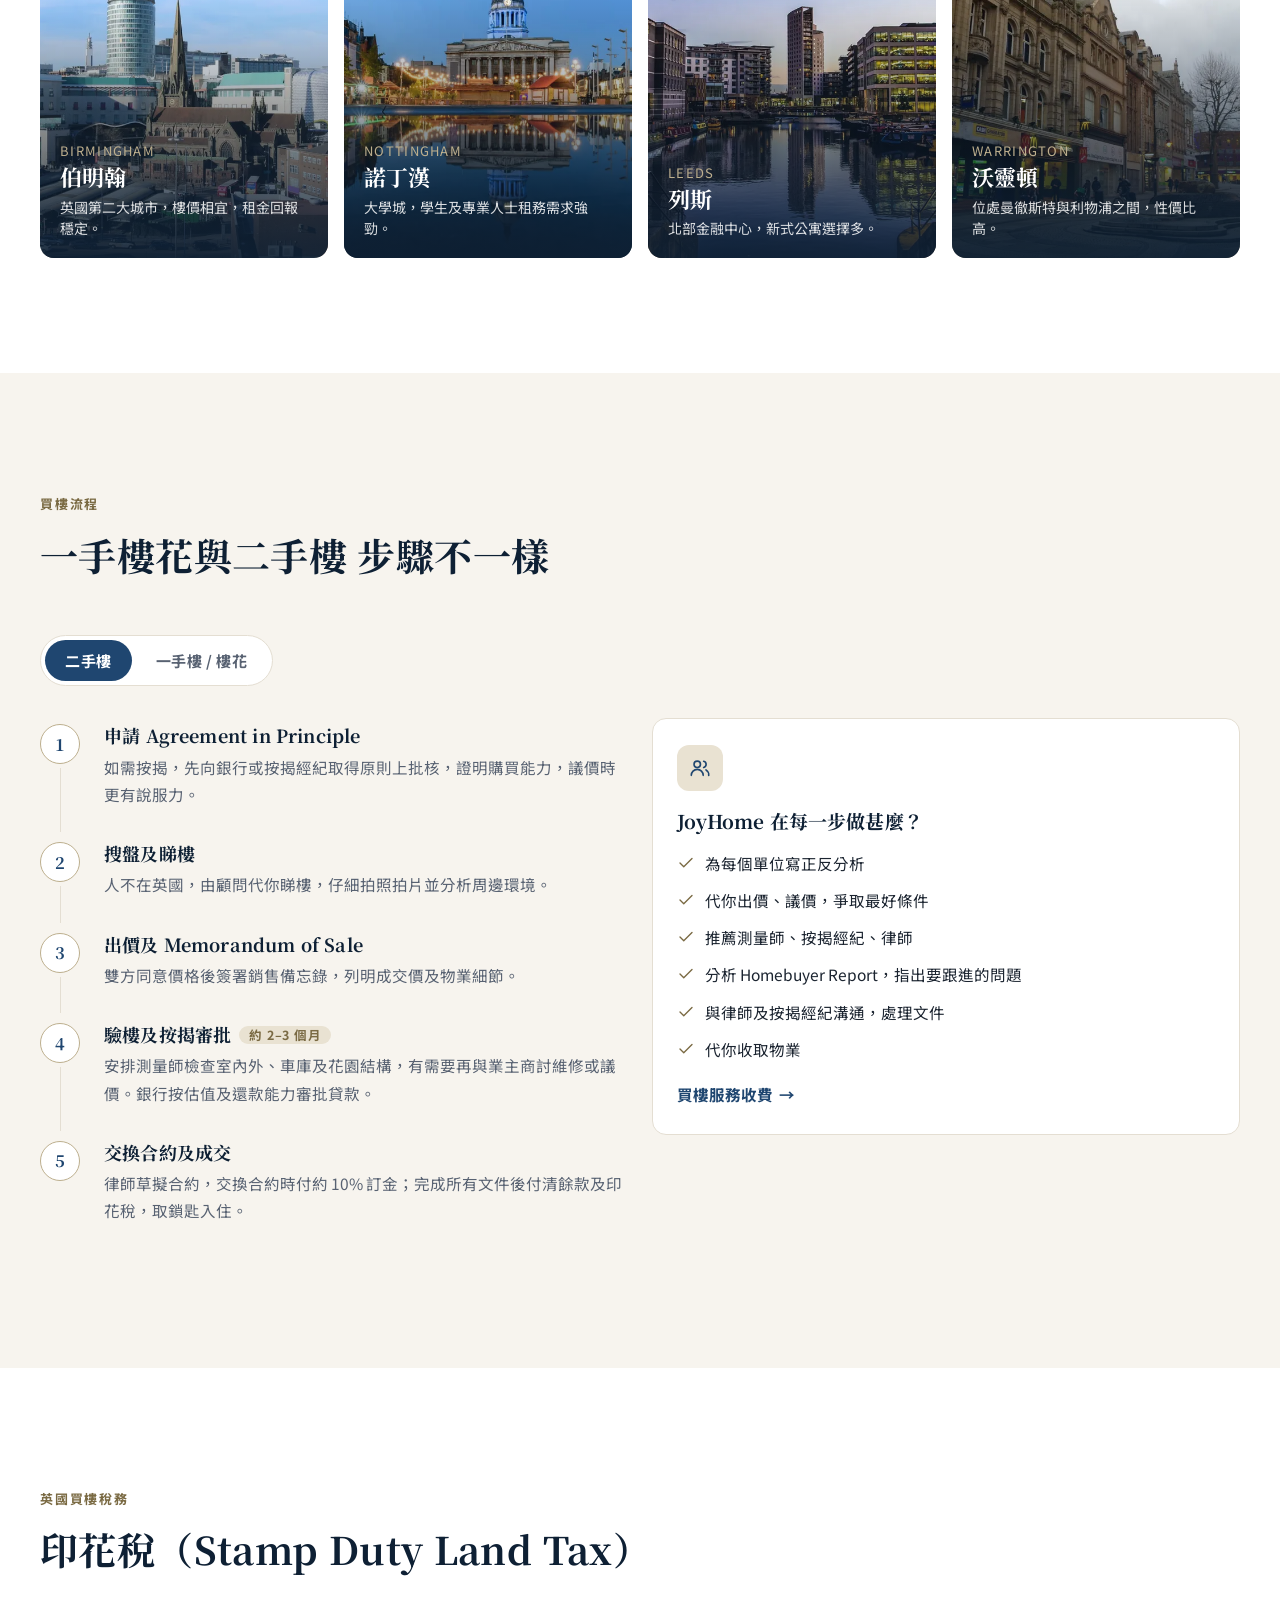
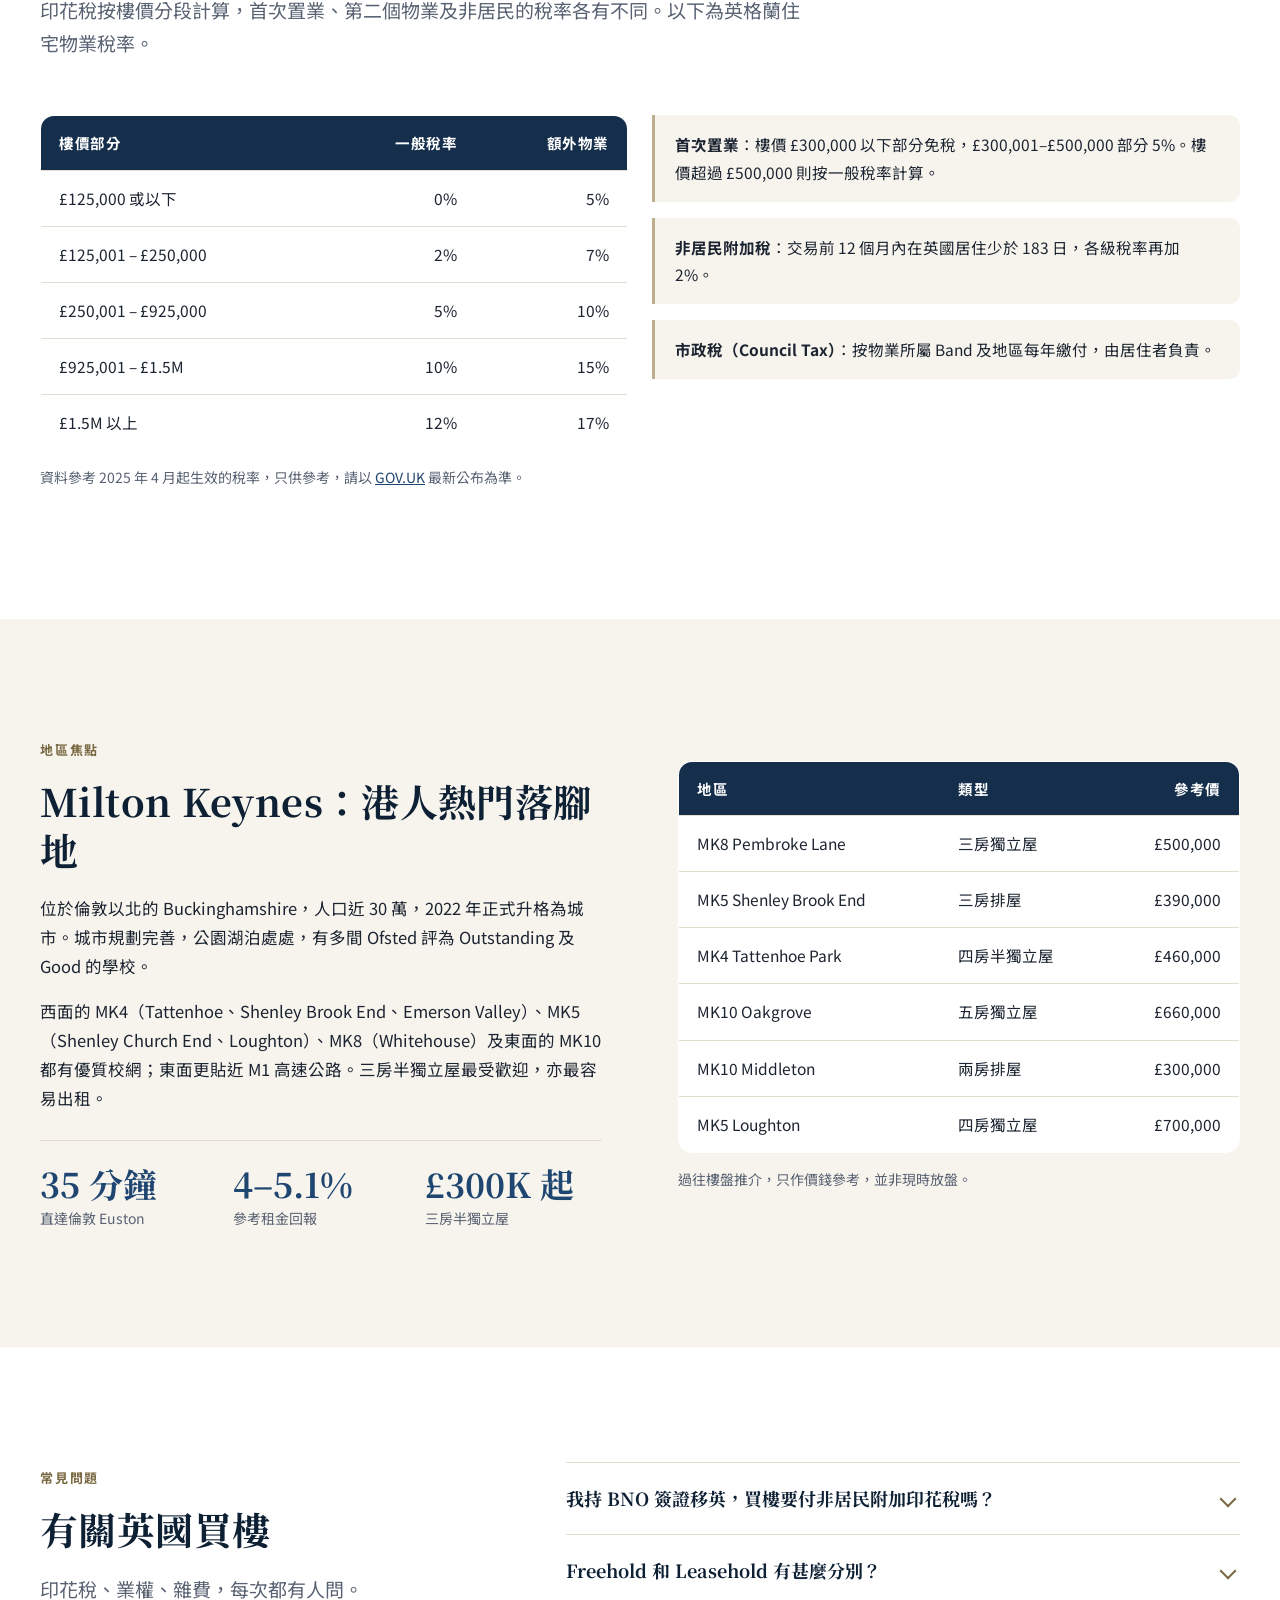
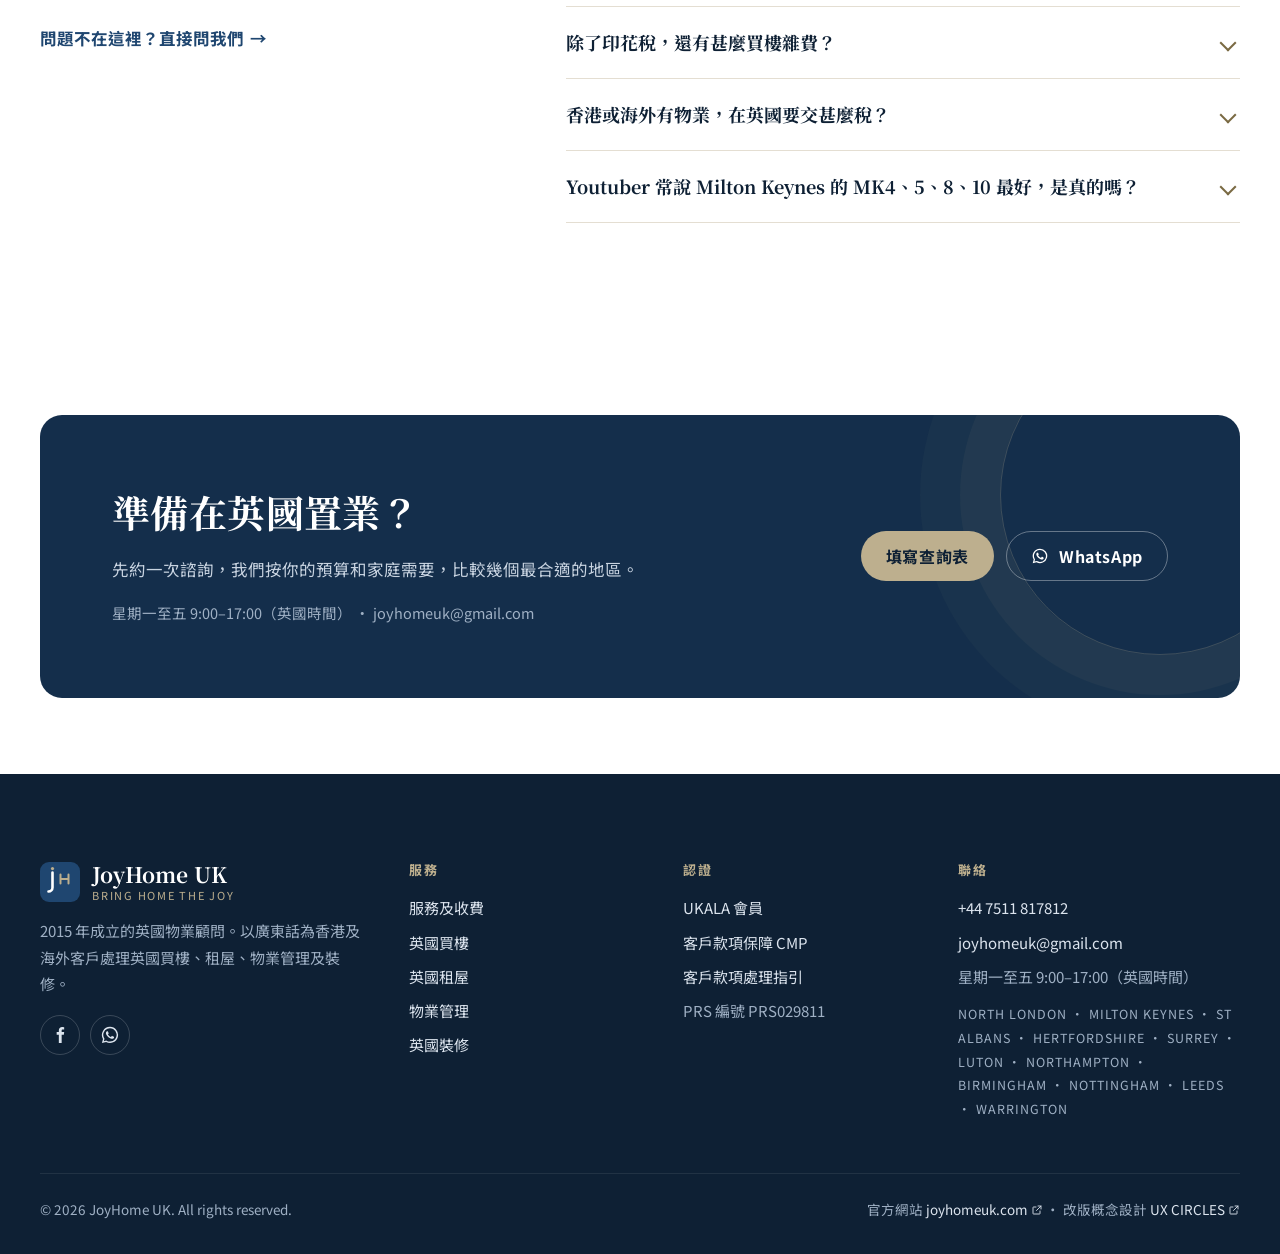
<file: buy.html>
<!doctype html>
<html lang="zh-Hant-HK" class="no-js">
<head>
  <meta charset="utf-8">
  <meta name="viewport" content="width=device-width, initial-scale=1">
  <title>英國買樓 · 流程、印花稅及熱門地區｜JoyHome UK</title>
  <meta name="description" content="英國買樓流程、印花稅、Freehold 與 Leasehold、Milton Keynes 等熱門地區介紹。JoyHome UK 由搜盤到收樓全程跟進。">
  <meta name="robots" content="noindex, nofollow">
  <meta name="theme-color" content="#F7F4EE">
  <link rel="canonical" href="https://uxcircles.github.io/joyhomeuk/buy">
  <link rel="alternate" hreflang="zh-Hant" href="https://uxcircles.github.io/joyhomeuk/buy">
  <link rel="alternate" hreflang="en" href="https://uxcircles.github.io/joyhomeuk/en/buy">
  <link rel="icon" href="assets/img/favicon.svg" type="image/svg+xml">
  <meta property="og:type" content="website">
  <meta property="og:site_name" content="JoyHome UK">
  <meta property="og:title" content="英國買樓 · 流程、印花稅及熱門地區｜JoyHome UK">
  <meta property="og:description" content="英國買樓流程、印花稅、Freehold 與 Leasehold、Milton Keynes 等熱門地區介紹。JoyHome UK 由搜盤到收樓全程跟進。">
  <meta property="og:url" content="https://uxcircles.github.io/joyhomeuk/buy">
  <meta property="og:image" content="https://uxcircles.github.io/joyhomeuk/assets/img/hero.webp">
  <link rel="preconnect" href="https://fonts.googleapis.com">
  <link rel="preconnect" href="https://fonts.gstatic.com" crossorigin>
  <link href="https://fonts.googleapis.com/css2?family=Noto+Sans+TC:wght@400;500;700&family=Noto+Serif+TC:wght@600;700&display=swap" rel="stylesheet">
  <link rel="stylesheet" href="assets/css/style.css?v=3">
  <script>document.documentElement.classList.replace('no-js','js')</script>
</head>
<body>
  <a class="skip" href="#main">跳到主要內容</a>
  <svg width="0" height="0" style="position:absolute" aria-hidden="true">
  <symbol id="i-check" viewBox="0 0 24 24"><path d="M20 6 9 17l-5-5"/></symbol>
  <symbol id="i-alert" viewBox="0 0 24 24"><circle cx="12" cy="12" r="9"/><path d="M12 8v4.5M12 16h.01"/></symbol>
  <symbol id="i-phone" viewBox="0 0 24 24"><path d="M5 4h3.5l1.8 4.5-2.3 1.4a11 11 0 0 0 6.1 6.1l1.4-2.3L20 15.5V19a1.5 1.5 0 0 1-1.6 1.5A16.5 16.5 0 0 1 3.5 5.6 1.5 1.5 0 0 1 5 4Z"/></symbol>
  <symbol id="i-mail" viewBox="0 0 24 24"><rect x="3" y="5" width="18" height="14" rx="2"/><path d="m3.5 6.5 8.5 6.5 8.5-6.5"/></symbol>
  <symbol id="i-wa" viewBox="0 0 24 24"><path d="M12 2.2A9.7 9.7 0 0 0 3.6 16.8L2.3 21.7l5-1.3A9.7 9.7 0 1 0 12 2.2Zm0 17.7a8 8 0 0 1-4.1-1.1l-.3-.2-3 .8.8-2.9-.2-.3A8 8 0 1 1 12 19.9Zm4.4-6c-.2-.1-1.4-.7-1.7-.8-.2-.1-.4-.1-.5.1l-.8 1c-.1.2-.3.2-.5.1a6.6 6.6 0 0 1-3.3-2.9c-.2-.4.2-.4.7-1.3.1-.2 0-.3 0-.4l-.8-1.8c-.2-.5-.4-.4-.5-.4h-.5a.9.9 0 0 0-.6.3 2.7 2.7 0 0 0-.8 2c0 1.2.9 2.3 1 2.5.1.2 1.7 2.6 4.1 3.7 1.5.7 2.1.7 2.9.6.5-.1 1.4-.6 1.6-1.1.2-.6.2-1 .1-1.1l-.4-.3Z"/></symbol>
  <symbol id="i-ext" viewBox="0 0 24 24"><path d="M14 4h6v6M20 4l-9 9M18 14v5a1 1 0 0 1-1 1H5a1 1 0 0 1-1-1V7a1 1 0 0 1 1-1h5"/></symbol>
  <symbol id="i-shield" viewBox="0 0 24 24"><path d="M12 3 4.5 6v5.5c0 4.6 3.2 8.2 7.5 9.5 4.3-1.3 7.5-4.9 7.5-9.5V6L12 3Z"/><path d="m8.8 12 2.2 2.2 4.2-4.4"/></symbol>
  <symbol id="i-pin" viewBox="0 0 24 24"><path d="M12 21s-7-6.2-7-11.5a7 7 0 0 1 14 0C19 14.8 12 21 12 21Z"/><circle cx="12" cy="9.5" r="2.5"/></symbol>
  <symbol id="i-home" viewBox="0 0 24 24"><path d="M3.5 11 12 4l8.5 7"/><path d="M5.5 9.5V20h13V9.5"/><path d="M10 20v-5.5h4V20"/></symbol>
  <symbol id="i-key" viewBox="0 0 24 24"><circle cx="8" cy="15" r="4"/><path d="m10.8 12.2 8.7-8.7M16.5 6.5l2.5 2.5M14 9l2 2"/></symbol>
  <symbol id="i-clock" viewBox="0 0 24 24"><circle cx="12" cy="12" r="9"/><path d="M12 7v5l3 2"/></symbol>
  <symbol id="i-search" viewBox="0 0 24 24"><circle cx="11" cy="11" r="6.5"/><path d="m20 20-4.2-4.2"/></symbol>
  <symbol id="i-chat" viewBox="0 0 24 24"><path d="M4 5h16v11H9l-5 4V5Z"/><path d="M8 9.5h8M8 12.5h5"/></symbol>
  <symbol id="i-pound" viewBox="0 0 24 24"><path d="M16.5 6.5A3.8 3.8 0 0 0 9 7.5V19M6 19h12M6.5 12.5h7"/></symbol>
  <symbol id="i-tool" viewBox="0 0 24 24"><path d="M14.5 6.5a4 4 0 0 0 5 5L12 19a2.1 2.1 0 0 1-3-3l7.5-7.5"/><path d="M14.5 6.5 17 4l3 3-2.5 2.5"/></symbol>
  <symbol id="i-doc" viewBox="0 0 24 24"><path d="M6 3h8l4 4v14H6V3Z"/><path d="M14 3v4h4M9 12h6M9 16h6"/></symbol>
  <symbol id="i-eye" viewBox="0 0 24 24"><path d="M2.5 12S6 5.5 12 5.5 21.5 12 21.5 12 18 18.5 12 18.5 2.5 12 2.5 12Z"/><circle cx="12" cy="12" r="3"/></symbol>
  <symbol id="i-users" viewBox="0 0 24 24"><circle cx="9" cy="8" r="3.5"/><path d="M2.5 20a6.5 6.5 0 0 1 13 0"/><path d="M16 4.6a3.5 3.5 0 0 1 0 6.8M18.5 14a6.5 6.5 0 0 1 3 6"/></symbol>
  <symbol id="i-trend" viewBox="0 0 24 24"><path d="m3 17 6-6 4 4 8-8"/><path d="M15 7h6v6"/></symbol>
  <symbol id="i-fb" viewBox="0 0 24 24"><path d="M14 8.5V6.8c0-.8.2-1.3 1.4-1.3H17V2.6A21 21 0 0 0 14.6 2.5C12.2 2.5 10.6 4 10.6 6.6v1.9H8v3.2h2.6V21.5H14v-9.8h2.6l.4-3.2H14Z"/></symbol>
</svg>
  <div class="concept-bar" role="note">
    <div class="wrap concept-inner">
      <p><span class="concept-tag">Concept</span><span class="concept-long">網站改版概念設計，並非 <a href="https://joyhomeuk.com/" target="_blank" rel="noopener">JoyHome UK 官方網站</a>。</span></p>
      <a href="https://ux-circles.com/professionals" target="_blank" rel="noopener">Designed by <strong>UX CIRCLES</strong> <svg class="icon" aria-hidden="true"><use href="#i-ext"/></svg></a>
    </div>
  </div>
  <header class="site-header">
    <div class="wrap header-inner">
      <a class="brand" href="index.html" aria-label="JoyHome UK 主頁">
        <svg class="brand-mark" viewBox="0 0 40 40" aria-hidden="true"><rect width="40" height="40" rx="9" fill="#1F4670"/><path d="M12.5 10.5v15a4 4 0 0 1-4 4" fill="none" stroke="#fff" stroke-width="2.6" stroke-linecap="round"/><path d="M20.5 12.5v9M28.5 12.5v9M20.5 17h8" fill="none" stroke="#BDAF8E" stroke-width="2" stroke-linecap="round"/><circle cx="12.5" cy="6.6" r="1.6" fill="#BDAF8E"/></svg>
        <span class="brand-word"><span class="brand-name">JoyHome UK</span><span class="brand-tag">Bring Home the Joy</span></span>
      </a>
      <nav class="nav" id="site-nav" aria-label="主選單" data-nav>
        <ul class="nav-list">
          <li><a href="services.html">服務及收費</a></li>
          <li><a href="buy.html" aria-current="page">英國買樓</a></li>
          <li><a href="rent.html">英國租屋</a></li>
          <li><a href="management.html">物業管理</a></li>
          <li><a href="renovation.html">英國裝修</a></li>
          <li><a href="contact.html">聯絡我們</a></li>
        </ul>
        <div class="nav-extra">
          <a class="btn btn-wa" href="https://wa.me/447511817812" target="_blank" rel="noopener"><svg class="icon icon-fill" aria-hidden="true"><use href="#i-wa"/></svg>WhatsApp 查詢</a>
          <a class="btn btn-ghost" href="tel:+447511817812"><svg class="icon" aria-hidden="true"><use href="#i-phone"/></svg>+44 7511 817812</a>
        </div>
      </nav>
      <div class="header-cta">
        <a class="lang" href="en/buy.html" lang="en" hreflang="en" aria-label="English">EN</a>
        <a class="btn btn-wa" href="https://wa.me/447511817812" target="_blank" rel="noopener"><svg class="icon icon-fill" aria-hidden="true"><use href="#i-wa"/></svg>WhatsApp</a>
        <button class="burger" type="button" aria-expanded="false" aria-controls="site-nav" aria-label="開啟選單" data-open="開啟選單" data-close="關閉選單"><span></span><span></span><span></span></button>
      </div>
    </div>
  </header>

  <main id="main">
    <section class="page-hero">
      <div class="wrap">
        <nav class="crumbs" aria-label="頁面位置"><ol><li><a href="index.html">主頁</a></li><li aria-current="page">英國買樓</li></ol></nav>
        <div class="page-hero-grid">
          <div>
            <p class="eyebrow">英國買樓</p>
            <h1>英國買樓<br>流程、費用、稅務一次看清</h1>
            <p class="lead">同一筆預算，在英國可以住得寬敞得多。但按揭、印花稅、Leasehold 等規則與香港很不同。JoyHome 由選區到收樓全程跟進，替你避開陷阱。</p>
          <div class="btn-row">
            <a class="btn btn-primary" href="contact.html">預約諮詢</a>
            <a class="btn btn-ghost" href="https://wa.me/447511817812" target="_blank" rel="noopener"><svg class="icon icon-fill" aria-hidden="true"><use href="#i-wa"/></svg>WhatsApp 我們</a>
          </div>
          </div>
        <div class="page-hero-media"><img src="assets/img/buy.webp" alt="英國新建獨立屋社區" width="1024" height="768"></div>
        </div>
      </div>
    </section>

    <div class="subnav"><div class="wrap"><ul>
      <li><a href="#areas">熱門地區</a></li><li><a href="#process">買樓流程</a></li><li><a href="#tax">印花稅</a></li><li><a href="#mk">Milton Keynes</a></li><li><a href="#faq">常見問題</a></li>
    </ul></div></div>

    <section class="section" id="areas">
      <div class="wrap">
        <div class="head">
          <p class="eyebrow">熱門地區</p>
          <h2>你想在哪裡安家？</h2>
          <p class="lead">倫敦以外，伯明翰、Milton Keynes、列斯等城市都有不少高性價比的選擇。告訴我們你的考慮，我們為你比較各區的校網、交通、治安和樓價。</p>
        </div>
        <div class="cities">
          <a class="city is-wide reveal" href="#mk">
            <img src="assets/img/city-mk.webp" srcset="assets/img/city-mk.webp 900w, assets/img/city-mk-1600.webp 1600w" sizes="(max-width: 520px) 100vw, 50vw" alt="Milton Keynes 火車站" loading="lazy" width="900" height="600">
            <div class="city-body"><span>Milton Keynes</span><b>米爾頓凱恩斯</b><p>港人熱門落腳地。直通火車到倫敦 Euston 約 35 分鐘，綠化及校網俱佳。</p></div>
          </a>
          <a class="city reveal" href="contact.html">
            <img src="assets/img/city-london.webp" alt="倫敦（London）" loading="lazy" width="900" height="675">
            <div class="city-body"><span>London</span><b>倫敦</b><p>首都區房價全國最高，北倫敦校網及交通配套成熟。</p></div>
          </a>
          <a class="city reveal" href="contact.html">
            <img src="assets/img/city-stalbans.webp" alt="聖奧爾本斯（St Albans）" loading="lazy" width="900" height="675">
            <div class="city-body"><span>St Albans</span><b>聖奧爾本斯</b><p>歷史古城，直達倫敦約 20 分鐘，名校林立。</p></div>
          </a>
          <a class="city reveal" href="contact.html">
            <img src="assets/img/city-birmingham.webp" alt="伯明翰（Birmingham）" loading="lazy" width="900" height="675">
            <div class="city-body"><span>Birmingham</span><b>伯明翰</b><p>英國第二大城市，樓價相宜，租金回報穩定。</p></div>
          </a>
          <a class="city reveal" href="contact.html">
            <img src="assets/img/city-nottingham.webp" alt="諾丁漢（Nottingham）" loading="lazy" width="900" height="675">
            <div class="city-body"><span>Nottingham</span><b>諾丁漢</b><p>大學城，學生及專業人士租務需求強勁。</p></div>
          </a>
          <a class="city reveal" href="contact.html">
            <img src="assets/img/city-leeds.webp" alt="列斯（Leeds）" loading="lazy" width="900" height="675">
            <div class="city-body"><span>Leeds</span><b>列斯</b><p>北部金融中心，新式公寓選擇多。</p></div>
          </a>
          <a class="city reveal" href="contact.html">
            <img src="assets/img/city-warrington.webp" alt="沃靈頓（Warrington）" loading="lazy" width="900" height="675">
            <div class="city-body"><span>Warrington</span><b>沃靈頓</b><p>位處曼徹斯特與利物浦之間，性價比高。</p></div>
          </a>
        </div>
      </div>
    </section>

    <section class="section bg-cream" id="process">
      <div class="wrap">
        <div class="head">
          <p class="eyebrow">買樓流程</p>
          <h2>一手樓花與二手樓 步驟不一樣</h2>
        </div>
        <div class="tabs" role="tablist" aria-label="買樓類型">
          <button role="tab" id="tab-resale" aria-controls="panel-resale" aria-selected="true">二手樓</button>
          <button role="tab" id="tab-new" aria-controls="panel-new" aria-selected="false" tabindex="-1">一手樓 / 樓花</button>
        </div>
        <div class="grid-2">
          <div>
            <div role="tabpanel" id="panel-resale" aria-labelledby="tab-resale">
              <ol class="timeline">
                <li><h3>申請 Agreement in Principle</h3><p>如需按揭，先向銀行或按揭經紀取得原則上批核，證明購買能力，議價時更有說服力。</p></li>
                <li><h3>搜盤及睇樓</h3><p>人不在英國，由顧問代你睇樓，仔細拍照拍片並分析周邊環境。</p></li>
                <li><h3>出價及 Memorandum of Sale</h3><p>雙方同意價格後簽署銷售備忘錄，列明成交價及物業細節。</p></li>
                <li><h3>驗樓及按揭審批<span class="when">約 2–3 個月</span></h3><p>安排測量師檢查室內外、車庫及花園結構，有需要再與業主商討維修或議價。銀行按估值及還款能力審批貸款。</p></li>
                <li><h3>交換合約及成交</h3><p>律師草擬合約，交換合約時付約 10% 訂金；完成所有文件後付清餘款及印花稅，取鎖匙入住。</p></li>
              </ol>
            </div>
            <div role="tabpanel" id="panel-new" aria-labelledby="tab-new" hidden>
              <ol class="timeline">
                <li><h3>Reservation Agreement</h3><p>選定單位後簽署初步買賣協議並付留位費，由數百至數千英鎊不等，視乎發展商。</p></li>
                <li><h3>委託律師、交換合約</h3><p>簽訂正式買賣合約，一般付樓價約 10% 作首期訂金。</p></li>
                <li><h3>申請按揭<span class="when">交樓前約 6 個月</span></h3><p>需要按揭的話，顧問為你轉介按揭經紀，選取穩健合適的方案。</p></li>
                <li><h3>驗樓（Snagging）</h3><p>交樓前委託驗樓師到場檢查，列出需要發展商修補的細節。</p></li>
                <li><h3>完成交易、取鎖匙</h3><p>付清餘款、印花稅及相關費用，正式收樓入住。</p></li>
              </ol>
            </div>
          </div>
          <div>
            <div class="card">
              <div class="card-icon"><svg class="icon" aria-hidden="true"><use href="#i-users"/></svg></div>
              <h3>JoyHome 在每一步做甚麼？</h3>
              <ul class="checklist"><li><svg class="icon" aria-hidden="true"><use href="#i-check"/></svg><span>為每個單位寫正反分析</span></li><li><svg class="icon" aria-hidden="true"><use href="#i-check"/></svg><span>代你出價、議價，爭取最好條件</span></li><li><svg class="icon" aria-hidden="true"><use href="#i-check"/></svg><span>推薦測量師、按揭經紀、律師</span></li><li><svg class="icon" aria-hidden="true"><use href="#i-check"/></svg><span>分析 Homebuyer Report，指出要跟進的問題</span></li><li><svg class="icon" aria-hidden="true"><use href="#i-check"/></svg><span>與律師及按揭經紀溝通，處理文件</span></li><li><svg class="icon" aria-hidden="true"><use href="#i-check"/></svg><span>代你收取物業</span></li></ul>
              <p style="margin-top:18px"><a class="link-arrow" href="services.html#buy">買樓服務收費</a></p>
            </div>
          </div>
        </div>
      </div>
    </section>

    <section class="section" id="tax">
      <div class="wrap">
        <div class="head">
          <p class="eyebrow">英國買樓稅務</p>
          <h2>印花稅（Stamp Duty Land Tax）</h2>
          <p class="lead">印花稅按樓價分段計算，首次置業、第二個物業及非居民的稅率各有不同。以下為英格蘭住宅物業稅率。</p>
        </div>
        <div class="grid-2">
          <div class="table-scroll">
            <table class="data-table">
              <thead><tr><th>樓價部分</th><th class="num">一般稅率</th><th class="num">額外物業</th></tr></thead>
              <tbody>
                <tr><td>£125,000 或以下</td><td class="num">0%</td><td class="num">5%</td></tr>
                <tr><td>£125,001 – £250,000</td><td class="num">2%</td><td class="num">7%</td></tr>
                <tr><td>£250,001 – £925,000</td><td class="num">5%</td><td class="num">10%</td></tr>
                <tr><td>£925,001 – £1.5M</td><td class="num">10%</td><td class="num">15%</td></tr>
                <tr><td>£1.5M 以上</td><td class="num">12%</td><td class="num">17%</td></tr>
              </tbody>
            </table>
            <p class="note">資料參考 2025 年 4 月起生效的稅率，只供參考，請以 <a href="https://www.gov.uk/stamp-duty-land-tax/residential-property-rates" target="_blank" rel="noopener">GOV.UK</a> 最新公布為準。</p>
          </div>
          <div style="display:grid;gap:16px;align-content:start">
            <div class="callout"><p><b>首次置業</b>：樓價 £300,000 以下部分免稅，£300,001–£500,000 部分 5%。樓價超過 £500,000 則按一般稅率計算。</p></div>
            <div class="callout"><p><b>非居民附加稅</b>：交易前 12 個月內在英國居住少於 183 日，各級稅率再加 2%。</p></div>
            <div class="callout"><p><b>市政稅（Council Tax）</b>：按物業所屬 Band 及地區每年繳付，由居住者負責。</p></div>
          </div>
        </div>
      </div>
    </section>

    <section class="section bg-cream" id="mk">
      <div class="wrap">
        <div class="split">
          <div>
            <p class="eyebrow">地區焦點</p>
            <h2>Milton Keynes：港人熱門落腳地</h2>
            <p>位於倫敦以北的 Buckinghamshire，人口近 30 萬，2022 年正式升格為城市。城市規劃完善，公園湖泊處處，有多間 Ofsted 評為 Outstanding 及 Good 的學校。</p>
            <p>西面的 MK4（Tattenhoe、Shenley Brook End、Emerson Valley）、MK5（Shenley Church End、Loughton）、MK8（Whitehouse）及東面的 MK10 都有優質校網；東面更貼近 M1 高速公路。三房半獨立屋最受歡迎，亦最容易出租。</p>
            <div class="facts">
              <div><b>35 分鐘</b><span>直達倫敦 Euston</span></div>
              <div><b>4–5.1%</b><span>參考租金回報</span></div>
              <div><b>£300K 起</b><span>三房半獨立屋</span></div>
            </div>
          </div>
          <div>
            <div class="table-scroll">
              <table class="data-table">
                <thead><tr><th>地區</th><th>類型</th><th class="num">參考價</th></tr></thead>
                <tbody><tr><td>MK8 Pembroke Lane</td><td>三房獨立屋</td><td class="num">£500,000</td></tr><tr><td>MK5 Shenley Brook End</td><td>三房排屋</td><td class="num">£390,000</td></tr><tr><td>MK4 Tattenhoe Park</td><td>四房半獨立屋</td><td class="num">£460,000</td></tr><tr><td>MK10 Oakgrove</td><td>五房獨立屋</td><td class="num">£660,000</td></tr><tr><td>MK10 Middleton</td><td>兩房排屋</td><td class="num">£300,000</td></tr><tr><td>MK5 Loughton</td><td>四房獨立屋</td><td class="num">£700,000</td></tr></tbody>
              </table>
            </div>
            <p class="note">過往樓盤推介，只作價錢參考，並非現時放盤。</p>
          </div>
        </div>
      </div>
    </section>

    <section class="section" id="faq">
      <div class="wrap faq-wrap">
        <div class="head">
          <p class="eyebrow">常見問題</p>
          <h2>有關英國買樓</h2>
          <p class="lead">印花稅、業權、雜費，每次都有人問。</p>
          <a class="link-arrow" href="contact.html">問題不在這裡？直接問我們</a>
        </div>
        <div class="faq">
          <details>
            <summary>我持 BNO 簽證移英，買樓要付非居民附加印花稅嗎？</summary>
            <div class="faq-a"><p>非居民附加稅（額外 2%）是按居住日數判斷，而不是看簽證或護照：如果在交易前 12 個月內，在英國居住少於 183 日，一般須繳付。剛到埗便買樓的家庭特別要留意，部分情況可在其後申請退回。實際情況請向律師確認。</p></div>
          </details>
          <details>
            <summary>Freehold 和 Leasehold 有甚麼分別？</summary>
            <div class="faq-a"><p>Freehold（永久業權）即擁有土地及其上建築物的絕對所有權。Leasehold（租賃業權）是租用土地，年期通常 99 至 999 年，每年要付地租、服務費及大廈保險。Leasehold 價錢較低，但升值空間較有限，年期越短越難轉售及承造按揭，購買前必須查清剩餘年期。</p></div>
          </details>
          <details>
            <summary>除了印花稅，還有甚麼買樓雜費？</summary>
            <div class="faq-a"><p>常見包括：律師費（Legal fee）約 £1,000–2,000；驗樓（Survey）約 £600–850；Homebuyer Report 約 £400–650，舊屋建議一定要做；另外還有按揭申請費、搬運及保險等。以上只供參考，視乎律師行、地區及樓價而定。</p></div>
          </details>
          <details>
            <summary>香港或海外有物業，在英國要交甚麼稅？</summary>
            <div class="faq-a"><p>成為英國稅務居民後，稅務是全球性的。出售海外物業可能要申報資本增值稅（Capital Gains Tax）；出租物業的租金收入可能要繳入息稅。我們會轉介熟悉港人情況的會計師，買樓前最好先做稅務規劃。</p></div>
          </details>
          <details>
            <summary>Youtuber 常說 Milton Keynes 的 MK4、5、8、10 最好，是真的嗎？</summary>
            <div class="faq-a"><p>這幾區整體確實受歡迎，但不能一概而論，區內也有不宜居住的街道。最常見的陷阱就是只看網上相片便成交，結果貨不對辦、遲遲租不出。一定要有人親身睇樓。</p></div>
          </details>
        </div>
      </div>
    </section>

    <section class="section tight">
      <div class="wrap">
        <div class="cta-band reveal">
          <div>
            <h2>準備在英國置業？</h2>
            <p>先約一次諮詢，我們按你的預算和家庭需要，比較幾個最合適的地區。</p>
            <p class="contact-lines">星期一至五 9:00–17:00（英國時間） · joyhomeuk@gmail.com</p>
          </div>
          <div class="btn-row">
            <a class="btn btn-gold" href="contact.html">填寫查詢表</a>
            <a class="btn btn-ghost" href="https://wa.me/447511817812" target="_blank" rel="noopener"><svg class="icon icon-fill" aria-hidden="true"><use href="#i-wa"/></svg>WhatsApp</a>
          </div>
        </div>
      </div>
    </section>
  </main>

  <footer class="site-footer">
    <div class="wrap">
      <div class="footer-grid">
        <div>
          <a class="brand" href="index.html" aria-label="JoyHome UK 主頁">
            <svg class="brand-mark" viewBox="0 0 40 40" aria-hidden="true"><rect width="40" height="40" rx="9" fill="#1F4670"/><path d="M12.5 10.5v15a4 4 0 0 1-4 4" fill="none" stroke="#fff" stroke-width="2.6" stroke-linecap="round"/><path d="M20.5 12.5v9M28.5 12.5v9M20.5 17h8" fill="none" stroke="#BDAF8E" stroke-width="2" stroke-linecap="round"/><circle cx="12.5" cy="6.6" r="1.6" fill="#BDAF8E"/></svg>
            <span class="brand-word"><span class="brand-name">JoyHome UK</span><span class="brand-tag">Bring Home the Joy</span></span>
          </a>
          <p>2015 年成立的英國物業顧問。以廣東話為香港及海外客戶處理英國買樓、租屋、物業管理及裝修。</p>
          <div class="social"><a href="https://www.facebook.com/JoyhomeUK" target="_blank" rel="noopener" aria-label="JoyHome UK Facebook"><svg class="icon icon-fill" aria-hidden="true"><use href="#i-fb"/></svg></a><a href="https://wa.me/447511817812" target="_blank" rel="noopener" aria-label="WhatsApp"><svg class="icon icon-fill" aria-hidden="true"><use href="#i-wa"/></svg></a></div>
        </div>
        <div>
          <h4>服務</h4>
          <ul>
          <li><a href="services.html">服務及收費</a></li>
          <li><a href="buy.html">英國買樓</a></li>
          <li><a href="rent.html">英國租屋</a></li>
          <li><a href="management.html">物業管理</a></li>
          <li><a href="renovation.html">英國裝修</a></li>
          </ul>
        </div>
        <div>
          <h4>認證</h4>
          <ul>
            <li><a href="https://www.joyhomeuk.com/wp-content/uploads/2020/07/UKALA.pdf" target="_blank" rel="noopener">UKALA 會員</a></li>
            <li><a href="https://www.joyhomeuk.com/wp-content/uploads/2020/07/CMP.pdf" target="_blank" rel="noopener">客戶款項保障 CMP</a></li>
            <li><a href="https://www.joyhomeuk.com/wp-content/uploads/2020/07/UKALA-Client-Money-Handling.pdf" target="_blank" rel="noopener">客戶款項處理指引</a></li>
            <li>PRS 編號 PRS029811</li>
          </ul>
        </div>
        <div>
          <h4>聯絡</h4>
          <ul>
            <li><a href="tel:+447511817812">+44 7511 817812</a></li>
            <li><a href="mailto:joyhomeuk@gmail.com">joyhomeuk@gmail.com</a></li>
            <li>星期一至五 9:00–17:00（英國時間）</li>
          </ul>
          <p class="footer-areas">North London · Milton Keynes · St Albans · Hertfordshire · Surrey · Luton · Northampton · Birmingham · Nottingham · Leeds · Warrington</p>
        </div>
      </div>
      <div class="footer-bottom">
        <p>© <span data-year>2026</span> JoyHome UK. All rights reserved.</p>
        <p>官方網站 <a href="https://joyhomeuk.com/" target="_blank" rel="noopener">joyhomeuk.com <svg class="icon" aria-hidden="true"><use href="#i-ext"/></svg></a> · 改版概念設計 <a href="https://ux-circles.com/professionals" target="_blank" rel="noopener">UX CIRCLES <svg class="icon" aria-hidden="true"><use href="#i-ext"/></svg></a></p>
      </div>
    </div>
  </footer>

  <nav class="action-bar" aria-label="快速聯絡">
    <a class="is-wa" href="https://wa.me/447511817812" target="_blank" rel="noopener"><svg class="icon icon-fill" aria-hidden="true"><use href="#i-wa"/></svg>WhatsApp</a>
    <a href="tel:+447511817812"><svg class="icon" aria-hidden="true"><use href="#i-phone"/></svg>致電</a>
    <a href="mailto:joyhomeuk@gmail.com"><svg class="icon" aria-hidden="true"><use href="#i-mail"/></svg>電郵</a>
  </nav>
  <script src="assets/js/main.js?v=2" defer></script>
</body>
</html>
</file>
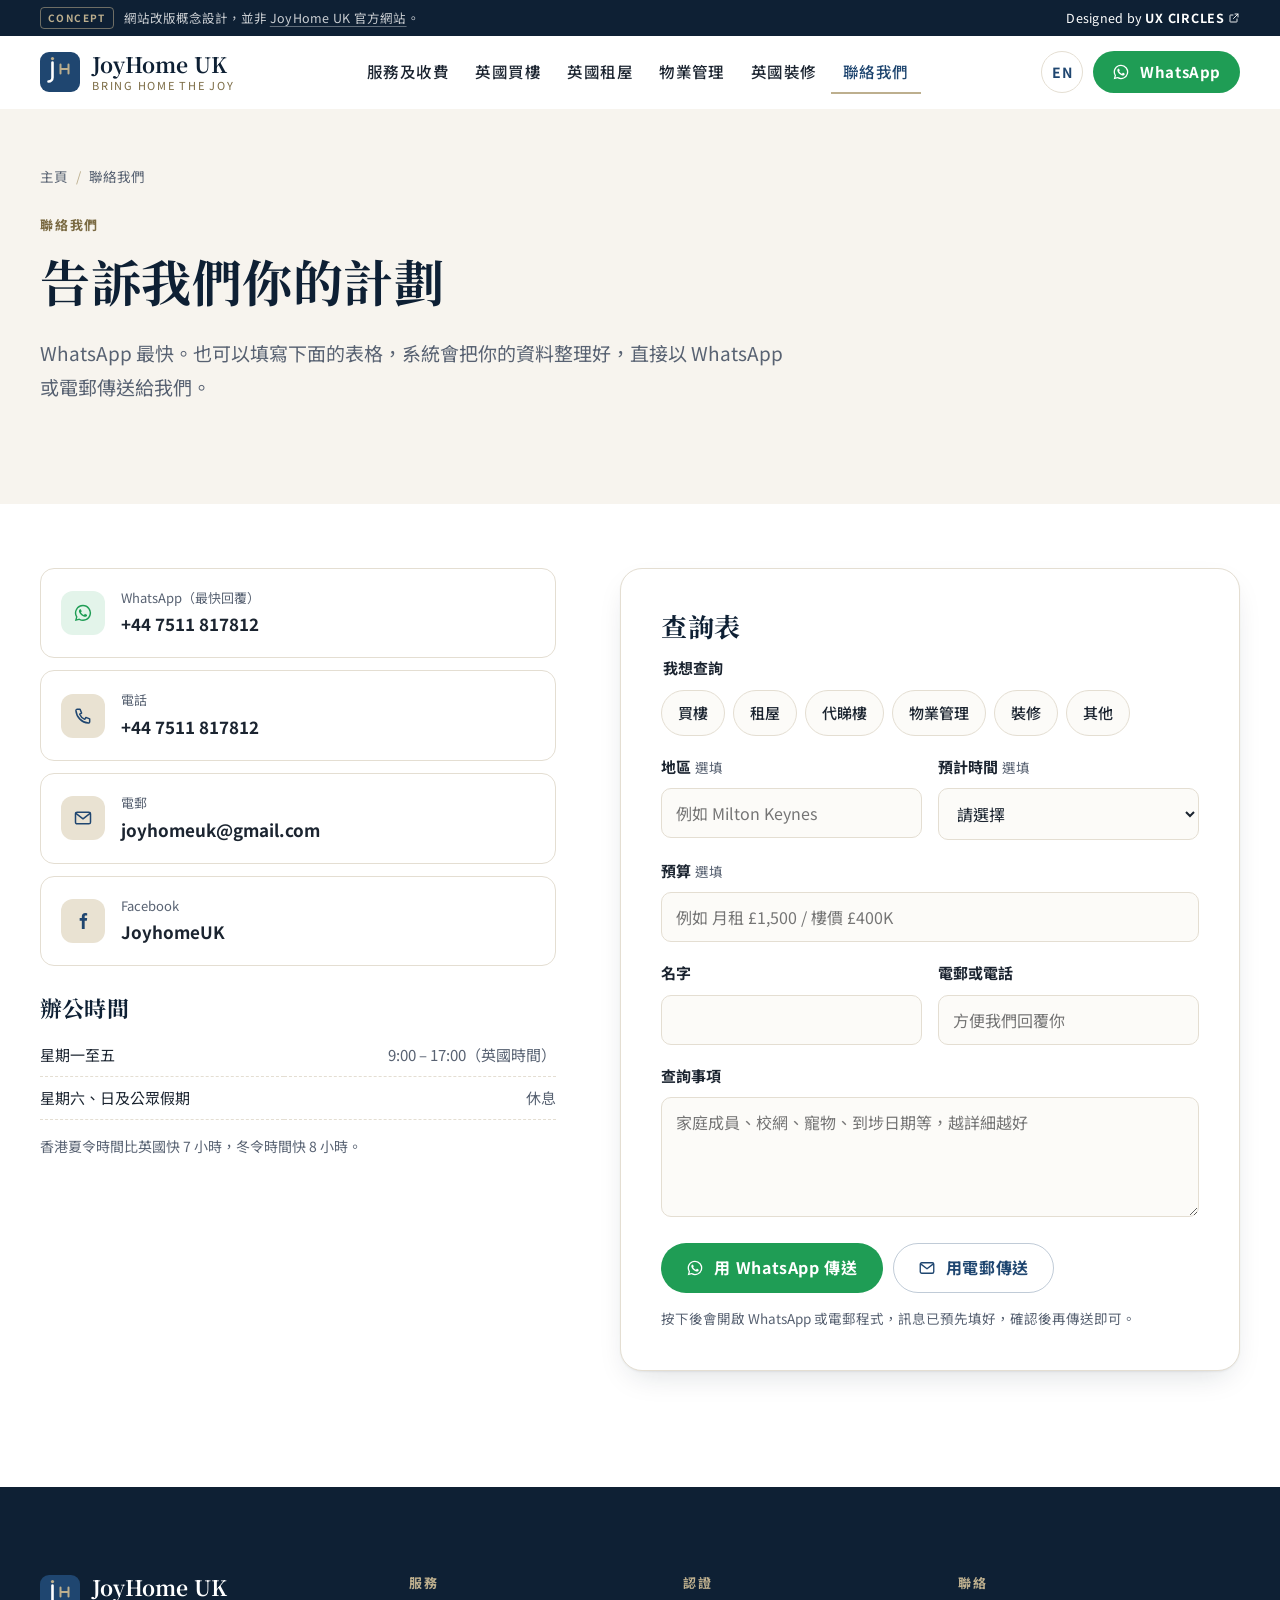
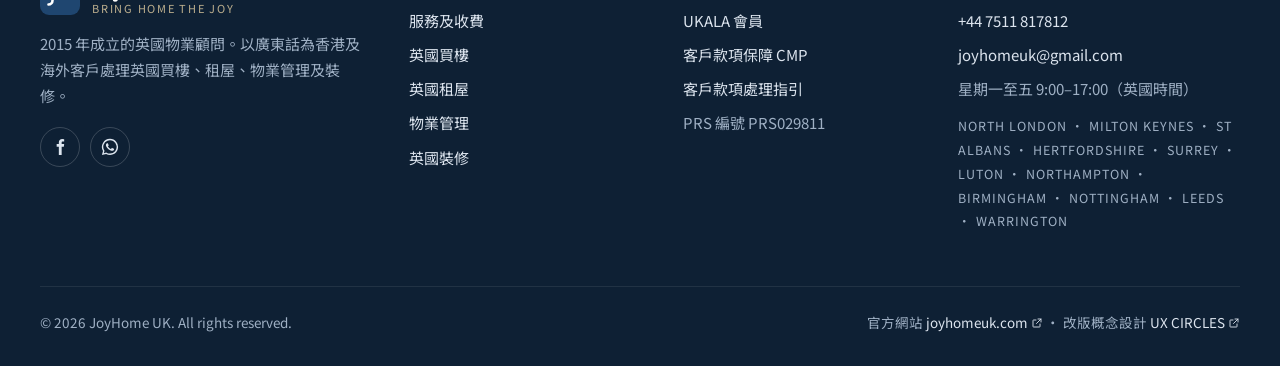
<file: contact.html>
<!doctype html>
<html lang="zh-Hant-HK" class="no-js">
<head>
  <meta charset="utf-8">
  <meta name="viewport" content="width=device-width, initial-scale=1">
  <title>聯絡我們 · JoyHome UK</title>
  <meta name="description" content="WhatsApp、電話或電郵聯絡 JoyHome UK。辦公時間星期一至五 9:00–17:00（英國時間）。">
  <meta name="robots" content="noindex, nofollow">
  <meta name="theme-color" content="#F7F4EE">
  <link rel="canonical" href="https://uxcircles.github.io/joyhomeuk/contact">
  <link rel="alternate" hreflang="zh-Hant" href="https://uxcircles.github.io/joyhomeuk/contact">
  <link rel="alternate" hreflang="en" href="https://uxcircles.github.io/joyhomeuk/en/contact">
  <link rel="icon" href="assets/img/favicon.svg" type="image/svg+xml">
  <meta property="og:type" content="website">
  <meta property="og:site_name" content="JoyHome UK">
  <meta property="og:title" content="聯絡我們 · JoyHome UK">
  <meta property="og:description" content="WhatsApp、電話或電郵聯絡 JoyHome UK。辦公時間星期一至五 9:00–17:00（英國時間）。">
  <meta property="og:url" content="https://uxcircles.github.io/joyhomeuk/contact">
  <meta property="og:image" content="https://uxcircles.github.io/joyhomeuk/assets/img/hero.webp">
  <link rel="preconnect" href="https://fonts.googleapis.com">
  <link rel="preconnect" href="https://fonts.gstatic.com" crossorigin>
  <link href="https://fonts.googleapis.com/css2?family=Noto+Sans+TC:wght@400;500;700&family=Noto+Serif+TC:wght@600;700&display=swap" rel="stylesheet">
  <link rel="stylesheet" href="assets/css/style.css?v=3">
  <script>document.documentElement.classList.replace('no-js','js')</script>
</head>
<body>
  <a class="skip" href="#main">跳到主要內容</a>
  <svg width="0" height="0" style="position:absolute" aria-hidden="true">
  <symbol id="i-check" viewBox="0 0 24 24"><path d="M20 6 9 17l-5-5"/></symbol>
  <symbol id="i-alert" viewBox="0 0 24 24"><circle cx="12" cy="12" r="9"/><path d="M12 8v4.5M12 16h.01"/></symbol>
  <symbol id="i-phone" viewBox="0 0 24 24"><path d="M5 4h3.5l1.8 4.5-2.3 1.4a11 11 0 0 0 6.1 6.1l1.4-2.3L20 15.5V19a1.5 1.5 0 0 1-1.6 1.5A16.5 16.5 0 0 1 3.5 5.6 1.5 1.5 0 0 1 5 4Z"/></symbol>
  <symbol id="i-mail" viewBox="0 0 24 24"><rect x="3" y="5" width="18" height="14" rx="2"/><path d="m3.5 6.5 8.5 6.5 8.5-6.5"/></symbol>
  <symbol id="i-wa" viewBox="0 0 24 24"><path d="M12 2.2A9.7 9.7 0 0 0 3.6 16.8L2.3 21.7l5-1.3A9.7 9.7 0 1 0 12 2.2Zm0 17.7a8 8 0 0 1-4.1-1.1l-.3-.2-3 .8.8-2.9-.2-.3A8 8 0 1 1 12 19.9Zm4.4-6c-.2-.1-1.4-.7-1.7-.8-.2-.1-.4-.1-.5.1l-.8 1c-.1.2-.3.2-.5.1a6.6 6.6 0 0 1-3.3-2.9c-.2-.4.2-.4.7-1.3.1-.2 0-.3 0-.4l-.8-1.8c-.2-.5-.4-.4-.5-.4h-.5a.9.9 0 0 0-.6.3 2.7 2.7 0 0 0-.8 2c0 1.2.9 2.3 1 2.5.1.2 1.7 2.6 4.1 3.7 1.5.7 2.1.7 2.9.6.5-.1 1.4-.6 1.6-1.1.2-.6.2-1 .1-1.1l-.4-.3Z"/></symbol>
  <symbol id="i-ext" viewBox="0 0 24 24"><path d="M14 4h6v6M20 4l-9 9M18 14v5a1 1 0 0 1-1 1H5a1 1 0 0 1-1-1V7a1 1 0 0 1 1-1h5"/></symbol>
  <symbol id="i-shield" viewBox="0 0 24 24"><path d="M12 3 4.5 6v5.5c0 4.6 3.2 8.2 7.5 9.5 4.3-1.3 7.5-4.9 7.5-9.5V6L12 3Z"/><path d="m8.8 12 2.2 2.2 4.2-4.4"/></symbol>
  <symbol id="i-pin" viewBox="0 0 24 24"><path d="M12 21s-7-6.2-7-11.5a7 7 0 0 1 14 0C19 14.8 12 21 12 21Z"/><circle cx="12" cy="9.5" r="2.5"/></symbol>
  <symbol id="i-home" viewBox="0 0 24 24"><path d="M3.5 11 12 4l8.5 7"/><path d="M5.5 9.5V20h13V9.5"/><path d="M10 20v-5.5h4V20"/></symbol>
  <symbol id="i-key" viewBox="0 0 24 24"><circle cx="8" cy="15" r="4"/><path d="m10.8 12.2 8.7-8.7M16.5 6.5l2.5 2.5M14 9l2 2"/></symbol>
  <symbol id="i-clock" viewBox="0 0 24 24"><circle cx="12" cy="12" r="9"/><path d="M12 7v5l3 2"/></symbol>
  <symbol id="i-search" viewBox="0 0 24 24"><circle cx="11" cy="11" r="6.5"/><path d="m20 20-4.2-4.2"/></symbol>
  <symbol id="i-chat" viewBox="0 0 24 24"><path d="M4 5h16v11H9l-5 4V5Z"/><path d="M8 9.5h8M8 12.5h5"/></symbol>
  <symbol id="i-pound" viewBox="0 0 24 24"><path d="M16.5 6.5A3.8 3.8 0 0 0 9 7.5V19M6 19h12M6.5 12.5h7"/></symbol>
  <symbol id="i-tool" viewBox="0 0 24 24"><path d="M14.5 6.5a4 4 0 0 0 5 5L12 19a2.1 2.1 0 0 1-3-3l7.5-7.5"/><path d="M14.5 6.5 17 4l3 3-2.5 2.5"/></symbol>
  <symbol id="i-doc" viewBox="0 0 24 24"><path d="M6 3h8l4 4v14H6V3Z"/><path d="M14 3v4h4M9 12h6M9 16h6"/></symbol>
  <symbol id="i-eye" viewBox="0 0 24 24"><path d="M2.5 12S6 5.5 12 5.5 21.5 12 21.5 12 18 18.5 12 18.5 2.5 12 2.5 12Z"/><circle cx="12" cy="12" r="3"/></symbol>
  <symbol id="i-users" viewBox="0 0 24 24"><circle cx="9" cy="8" r="3.5"/><path d="M2.5 20a6.5 6.5 0 0 1 13 0"/><path d="M16 4.6a3.5 3.5 0 0 1 0 6.8M18.5 14a6.5 6.5 0 0 1 3 6"/></symbol>
  <symbol id="i-trend" viewBox="0 0 24 24"><path d="m3 17 6-6 4 4 8-8"/><path d="M15 7h6v6"/></symbol>
  <symbol id="i-fb" viewBox="0 0 24 24"><path d="M14 8.5V6.8c0-.8.2-1.3 1.4-1.3H17V2.6A21 21 0 0 0 14.6 2.5C12.2 2.5 10.6 4 10.6 6.6v1.9H8v3.2h2.6V21.5H14v-9.8h2.6l.4-3.2H14Z"/></symbol>
</svg>
  <div class="concept-bar" role="note">
    <div class="wrap concept-inner">
      <p><span class="concept-tag">Concept</span><span class="concept-long">網站改版概念設計，並非 <a href="https://joyhomeuk.com/" target="_blank" rel="noopener">JoyHome UK 官方網站</a>。</span></p>
      <a href="https://ux-circles.com/professionals" target="_blank" rel="noopener">Designed by <strong>UX CIRCLES</strong> <svg class="icon" aria-hidden="true"><use href="#i-ext"/></svg></a>
    </div>
  </div>
  <header class="site-header">
    <div class="wrap header-inner">
      <a class="brand" href="index.html" aria-label="JoyHome UK 主頁">
        <svg class="brand-mark" viewBox="0 0 40 40" aria-hidden="true"><rect width="40" height="40" rx="9" fill="#1F4670"/><path d="M12.5 10.5v15a4 4 0 0 1-4 4" fill="none" stroke="#fff" stroke-width="2.6" stroke-linecap="round"/><path d="M20.5 12.5v9M28.5 12.5v9M20.5 17h8" fill="none" stroke="#BDAF8E" stroke-width="2" stroke-linecap="round"/><circle cx="12.5" cy="6.6" r="1.6" fill="#BDAF8E"/></svg>
        <span class="brand-word"><span class="brand-name">JoyHome UK</span><span class="brand-tag">Bring Home the Joy</span></span>
      </a>
      <nav class="nav" id="site-nav" aria-label="主選單" data-nav>
        <ul class="nav-list">
          <li><a href="services.html">服務及收費</a></li>
          <li><a href="buy.html">英國買樓</a></li>
          <li><a href="rent.html">英國租屋</a></li>
          <li><a href="management.html">物業管理</a></li>
          <li><a href="renovation.html">英國裝修</a></li>
          <li><a href="contact.html" aria-current="page">聯絡我們</a></li>
        </ul>
        <div class="nav-extra">
          <a class="btn btn-wa" href="https://wa.me/447511817812" target="_blank" rel="noopener"><svg class="icon icon-fill" aria-hidden="true"><use href="#i-wa"/></svg>WhatsApp 查詢</a>
          <a class="btn btn-ghost" href="tel:+447511817812"><svg class="icon" aria-hidden="true"><use href="#i-phone"/></svg>+44 7511 817812</a>
        </div>
      </nav>
      <div class="header-cta">
        <a class="lang" href="en/contact.html" lang="en" hreflang="en" aria-label="English">EN</a>
        <a class="btn btn-wa" href="https://wa.me/447511817812" target="_blank" rel="noopener"><svg class="icon icon-fill" aria-hidden="true"><use href="#i-wa"/></svg>WhatsApp</a>
        <button class="burger" type="button" aria-expanded="false" aria-controls="site-nav" aria-label="開啟選單" data-open="開啟選單" data-close="關閉選單"><span></span><span></span><span></span></button>
      </div>
    </div>
  </header>

  <main id="main">
    <section class="page-hero">
      <div class="wrap">
        <nav class="crumbs" aria-label="頁面位置"><ol><li><a href="index.html">主頁</a></li><li aria-current="page">聯絡我們</li></ol></nav>
        <div class="page-hero-grid no-media">
          <div>
            <p class="eyebrow">聯絡我們</p>
            <h1>告訴我們你的計劃</h1>
            <p class="lead">WhatsApp 最快。也可以填寫下面的表格，系統會把你的資料整理好，直接以 WhatsApp 或電郵傳送給我們。</p>
          </div>
        </div>
      </div>
    </section>

    <section class="section" style="padding-top:clamp(40px,5vw,64px)">
      <div class="wrap contact-grid">
        <div>
          <ul class="contact-list">
            <li><a href="https://wa.me/447511817812" target="_blank" rel="noopener"><span class="ci wa"><svg class="icon icon-fill" aria-hidden="true"><use href="#i-wa"/></svg></span><span><small>WhatsApp（最快回覆）</small><b>+44 7511 817812</b></span></a></li>
            <li><a href="tel:+447511817812"><span class="ci"><svg class="icon" aria-hidden="true"><use href="#i-phone"/></svg></span><span><small>電話</small><b>+44 7511 817812</b></span></a></li>
            <li><a href="mailto:joyhomeuk@gmail.com"><span class="ci"><svg class="icon" aria-hidden="true"><use href="#i-mail"/></svg></span><span><small>電郵</small><b>joyhomeuk@gmail.com</b></span></a></li>
            <li><a href="https://www.facebook.com/JoyhomeUK" target="_blank" rel="noopener"><span class="ci"><svg class="icon icon-fill" aria-hidden="true"><use href="#i-fb"/></svg></span><span><small>Facebook</small><b>JoyhomeUK</b></span></a></li>
          </ul>
          <h3>辦公時間</h3>
          <table class="hours"><tbody>
            <tr><td>星期一至五</td><td>9:00 – 17:00（英國時間）</td></tr>
            <tr><td>星期六、日及公眾假期</td><td>休息</td></tr>
          </tbody></table>
          <p class="note">香港夏令時間比英國快 7 小時，冬令時間快 8 小時。</p>
        </div>

        <form class="form" action="mailto:joyhomeuk@gmail.com" method="post" enctype="text/plain" data-enquiry data-wa="447511817812" data-mail="joyhomeuk@gmail.com">
          <h2 style="font-size:26px">查詢表</h2>
          <fieldset class="field">
            <legend>我想查詢</legend>
            <div class="pick"><label><input type="checkbox" name="service" value="買樓"><span>買樓</span></label><label><input type="checkbox" name="service" value="租屋"><span>租屋</span></label><label><input type="checkbox" name="service" value="代睇樓"><span>代睇樓</span></label><label><input type="checkbox" name="service" value="物業管理"><span>物業管理</span></label><label><input type="checkbox" name="service" value="裝修"><span>裝修</span></label><label><input type="checkbox" name="service" value="其他"><span>其他</span></label></div>
          </fieldset>
          <div class="field-row">
            <div class="field"><label for="f-area">地區<span class="opt">選填</span></label><input id="f-area" name="area" placeholder="例如 Milton Keynes"></div>
            <div class="field"><label for="f-when">預計時間<span class="opt">選填</span></label>
              <select id="f-when" name="when"><option value="">請選擇</option><option>一個月內</option><option>1–3 個月</option><option>3–6 個月</option><option>6 個月以上</option><option>未決定</option></select></div>
          </div>
          <div class="field"><label for="f-budget">預算<span class="opt">選填</span></label><input id="f-budget" name="budget" placeholder="例如 月租 £1,500 / 樓價 £400K"></div>
          <div class="field-row">
            <div class="field"><label for="f-name">名字</label><input id="f-name" name="name" required autocomplete="name"></div>
            <div class="field"><label for="f-reply">電郵或電話</label><input id="f-reply" name="reply" required autocomplete="email" placeholder="方便我們回覆你"></div>
          </div>
          <div class="field"><label for="f-msg">查詢事項</label><textarea id="f-msg" name="message" placeholder="家庭成員、校網、寵物、到埗日期等，越詳細越好"></textarea></div>
          <div class="form-actions">
            <button class="btn btn-wa" type="submit" value="wa"><svg class="icon icon-fill" aria-hidden="true"><use href="#i-wa"/></svg>用 WhatsApp 傳送</button>
            <button class="btn btn-ghost" type="submit" value="email"><svg class="icon" aria-hidden="true"><use href="#i-mail"/></svg>用電郵傳送</button>
          </div>
          <p class="form-hint">按下後會開啟 WhatsApp 或電郵程式，訊息已預先填好，確認後再傳送即可。</p>
        </form>
      </div>
    </section>
  </main>

  <footer class="site-footer">
    <div class="wrap">
      <div class="footer-grid">
        <div>
          <a class="brand" href="index.html" aria-label="JoyHome UK 主頁">
            <svg class="brand-mark" viewBox="0 0 40 40" aria-hidden="true"><rect width="40" height="40" rx="9" fill="#1F4670"/><path d="M12.5 10.5v15a4 4 0 0 1-4 4" fill="none" stroke="#fff" stroke-width="2.6" stroke-linecap="round"/><path d="M20.5 12.5v9M28.5 12.5v9M20.5 17h8" fill="none" stroke="#BDAF8E" stroke-width="2" stroke-linecap="round"/><circle cx="12.5" cy="6.6" r="1.6" fill="#BDAF8E"/></svg>
            <span class="brand-word"><span class="brand-name">JoyHome UK</span><span class="brand-tag">Bring Home the Joy</span></span>
          </a>
          <p>2015 年成立的英國物業顧問。以廣東話為香港及海外客戶處理英國買樓、租屋、物業管理及裝修。</p>
          <div class="social"><a href="https://www.facebook.com/JoyhomeUK" target="_blank" rel="noopener" aria-label="JoyHome UK Facebook"><svg class="icon icon-fill" aria-hidden="true"><use href="#i-fb"/></svg></a><a href="https://wa.me/447511817812" target="_blank" rel="noopener" aria-label="WhatsApp"><svg class="icon icon-fill" aria-hidden="true"><use href="#i-wa"/></svg></a></div>
        </div>
        <div>
          <h4>服務</h4>
          <ul>
          <li><a href="services.html">服務及收費</a></li>
          <li><a href="buy.html">英國買樓</a></li>
          <li><a href="rent.html">英國租屋</a></li>
          <li><a href="management.html">物業管理</a></li>
          <li><a href="renovation.html">英國裝修</a></li>
          </ul>
        </div>
        <div>
          <h4>認證</h4>
          <ul>
            <li><a href="https://www.joyhomeuk.com/wp-content/uploads/2020/07/UKALA.pdf" target="_blank" rel="noopener">UKALA 會員</a></li>
            <li><a href="https://www.joyhomeuk.com/wp-content/uploads/2020/07/CMP.pdf" target="_blank" rel="noopener">客戶款項保障 CMP</a></li>
            <li><a href="https://www.joyhomeuk.com/wp-content/uploads/2020/07/UKALA-Client-Money-Handling.pdf" target="_blank" rel="noopener">客戶款項處理指引</a></li>
            <li>PRS 編號 PRS029811</li>
          </ul>
        </div>
        <div>
          <h4>聯絡</h4>
          <ul>
            <li><a href="tel:+447511817812">+44 7511 817812</a></li>
            <li><a href="mailto:joyhomeuk@gmail.com">joyhomeuk@gmail.com</a></li>
            <li>星期一至五 9:00–17:00（英國時間）</li>
          </ul>
          <p class="footer-areas">North London · Milton Keynes · St Albans · Hertfordshire · Surrey · Luton · Northampton · Birmingham · Nottingham · Leeds · Warrington</p>
        </div>
      </div>
      <div class="footer-bottom">
        <p>© <span data-year>2026</span> JoyHome UK. All rights reserved.</p>
        <p>官方網站 <a href="https://joyhomeuk.com/" target="_blank" rel="noopener">joyhomeuk.com <svg class="icon" aria-hidden="true"><use href="#i-ext"/></svg></a> · 改版概念設計 <a href="https://ux-circles.com/professionals" target="_blank" rel="noopener">UX CIRCLES <svg class="icon" aria-hidden="true"><use href="#i-ext"/></svg></a></p>
      </div>
    </div>
  </footer>

  <nav class="action-bar" aria-label="快速聯絡">
    <a class="is-wa" href="https://wa.me/447511817812" target="_blank" rel="noopener"><svg class="icon icon-fill" aria-hidden="true"><use href="#i-wa"/></svg>WhatsApp</a>
    <a href="tel:+447511817812"><svg class="icon" aria-hidden="true"><use href="#i-phone"/></svg>致電</a>
    <a href="mailto:joyhomeuk@gmail.com"><svg class="icon" aria-hidden="true"><use href="#i-mail"/></svg>電郵</a>
  </nav>
  <script src="assets/js/main.js?v=2" defer></script>
</body>
</html>
</file>
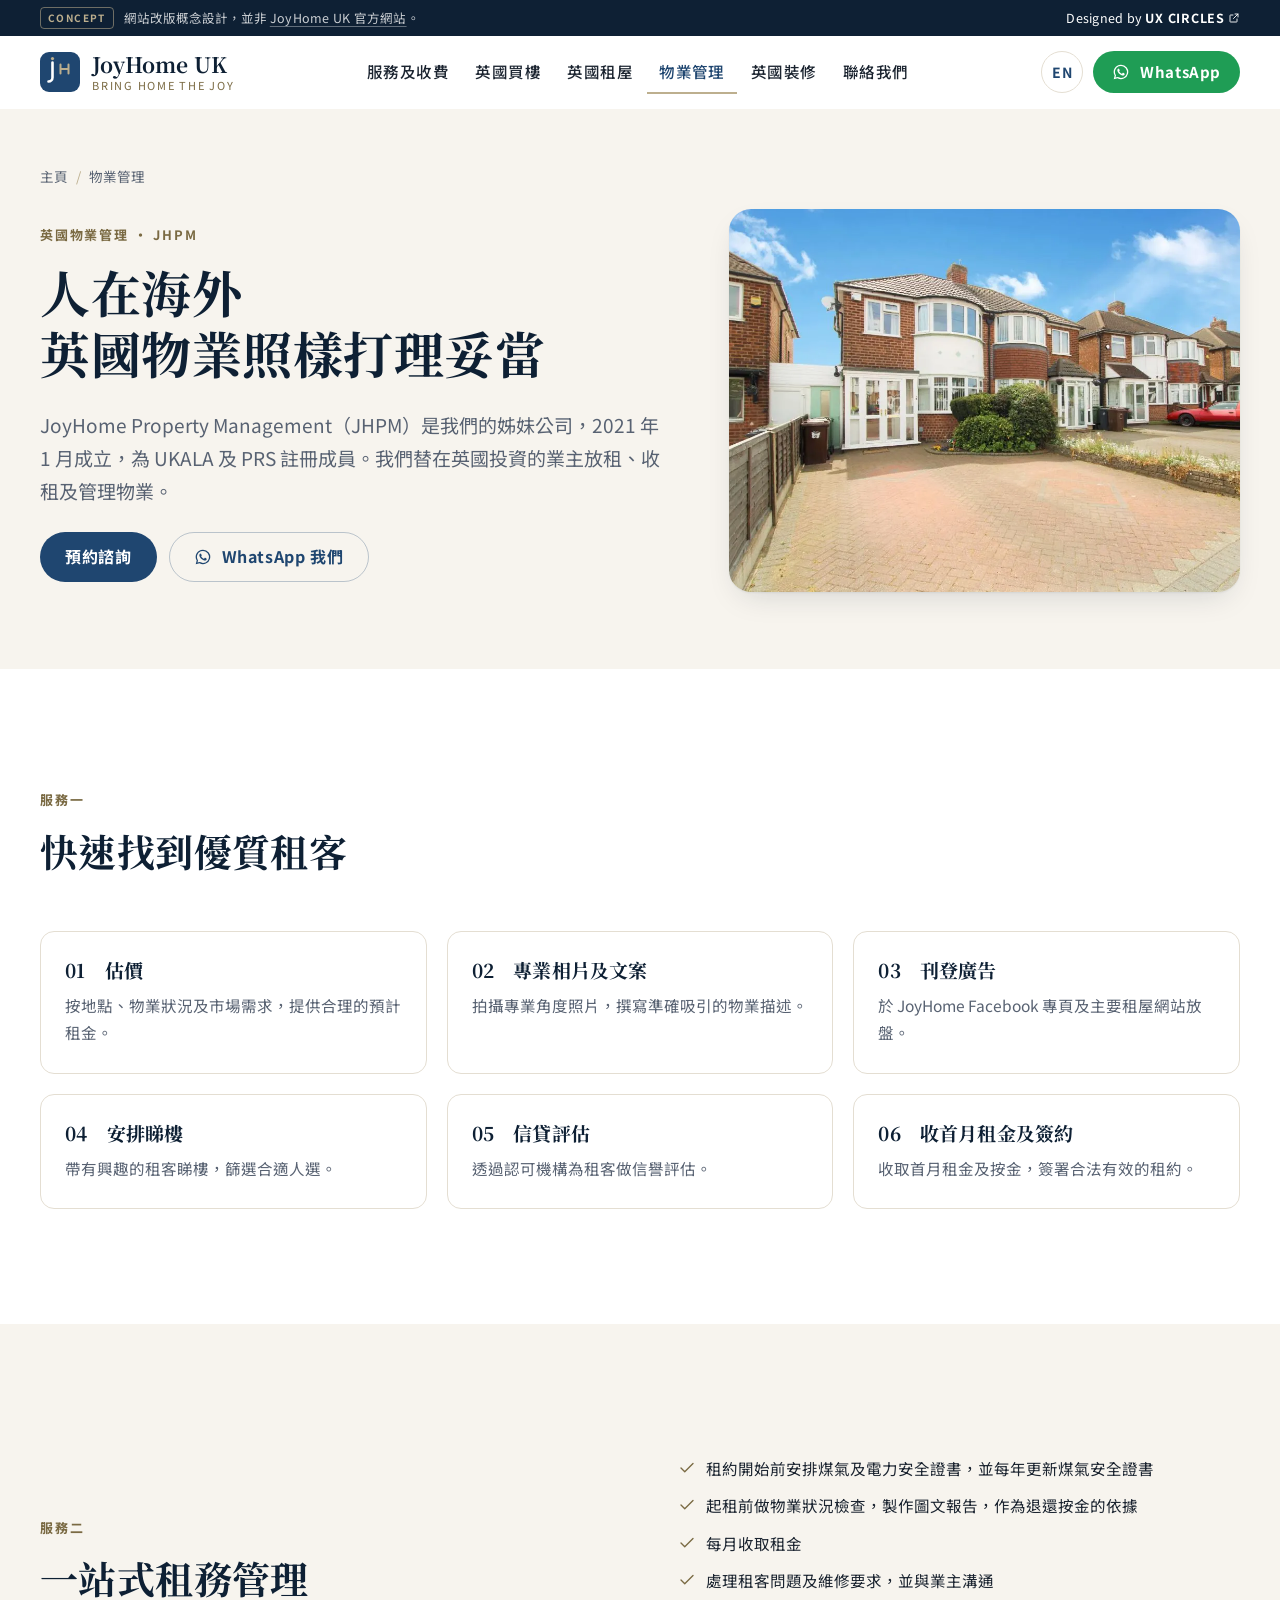
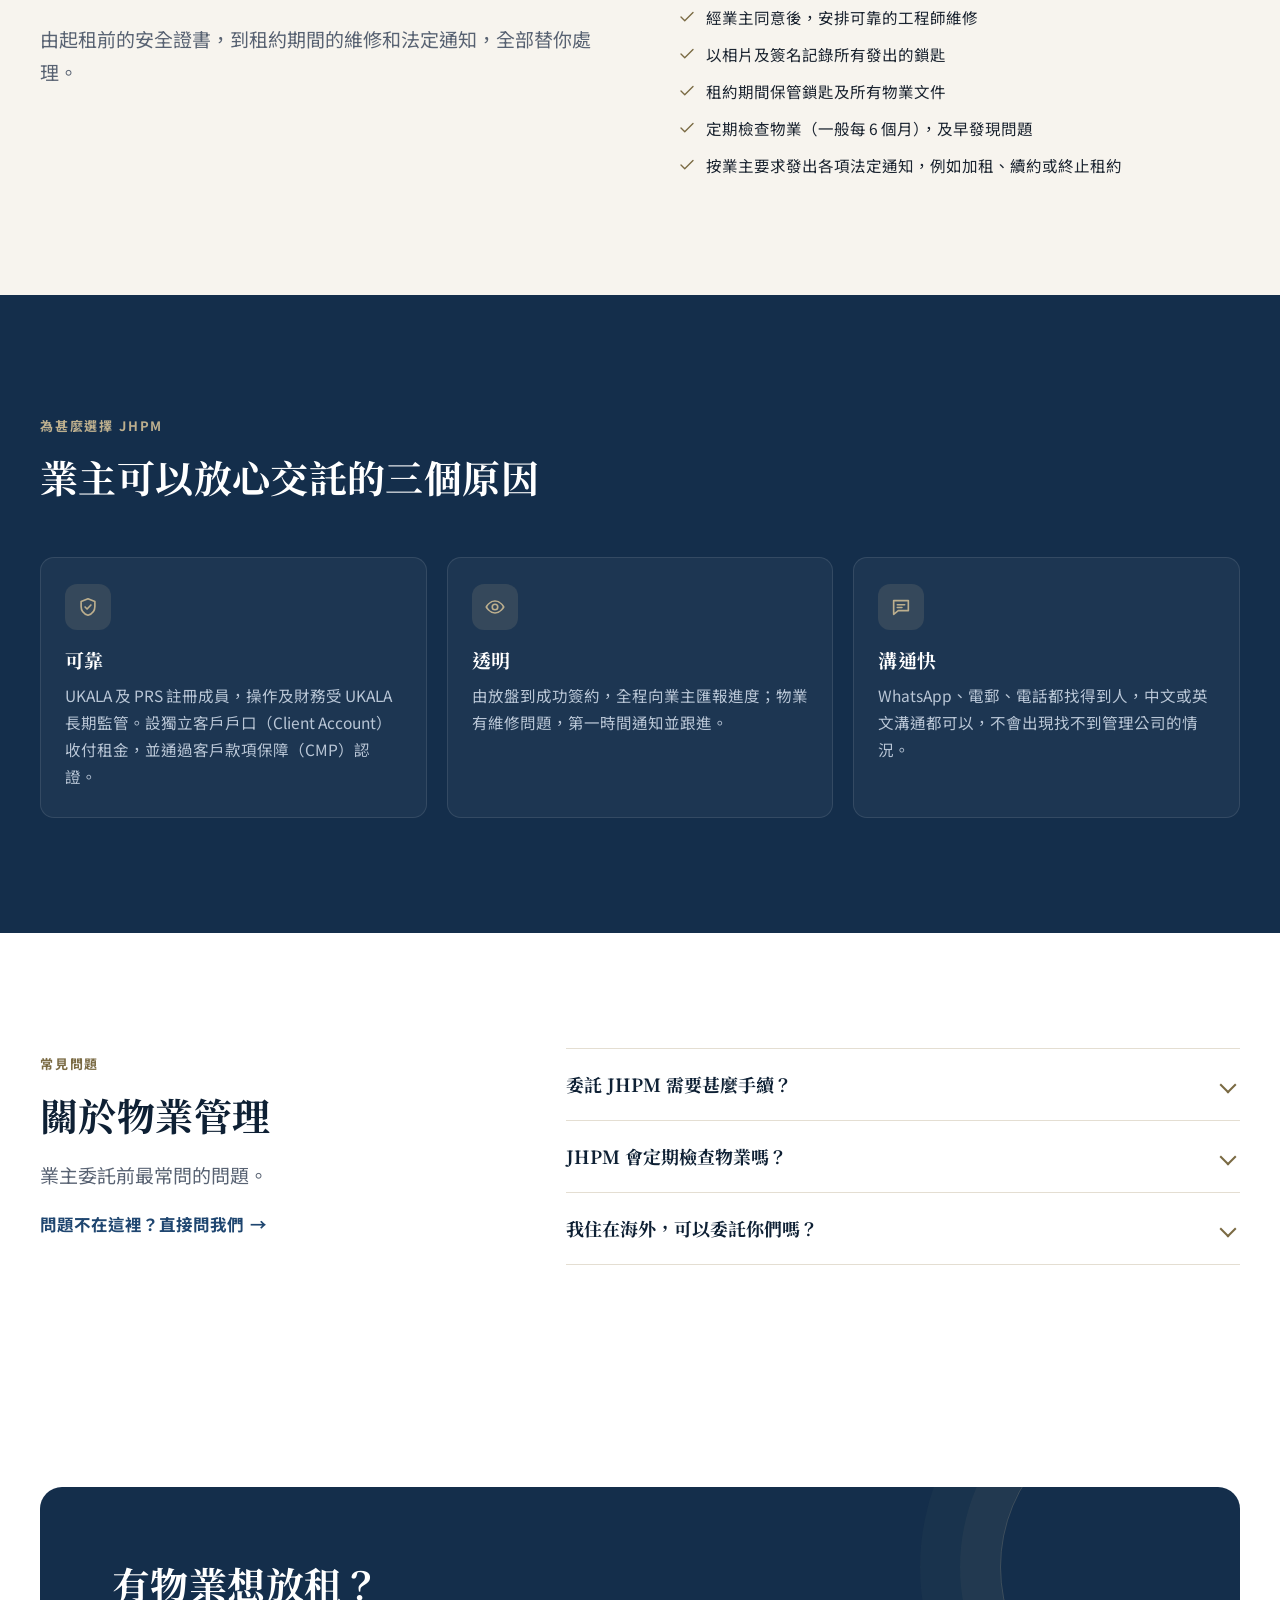
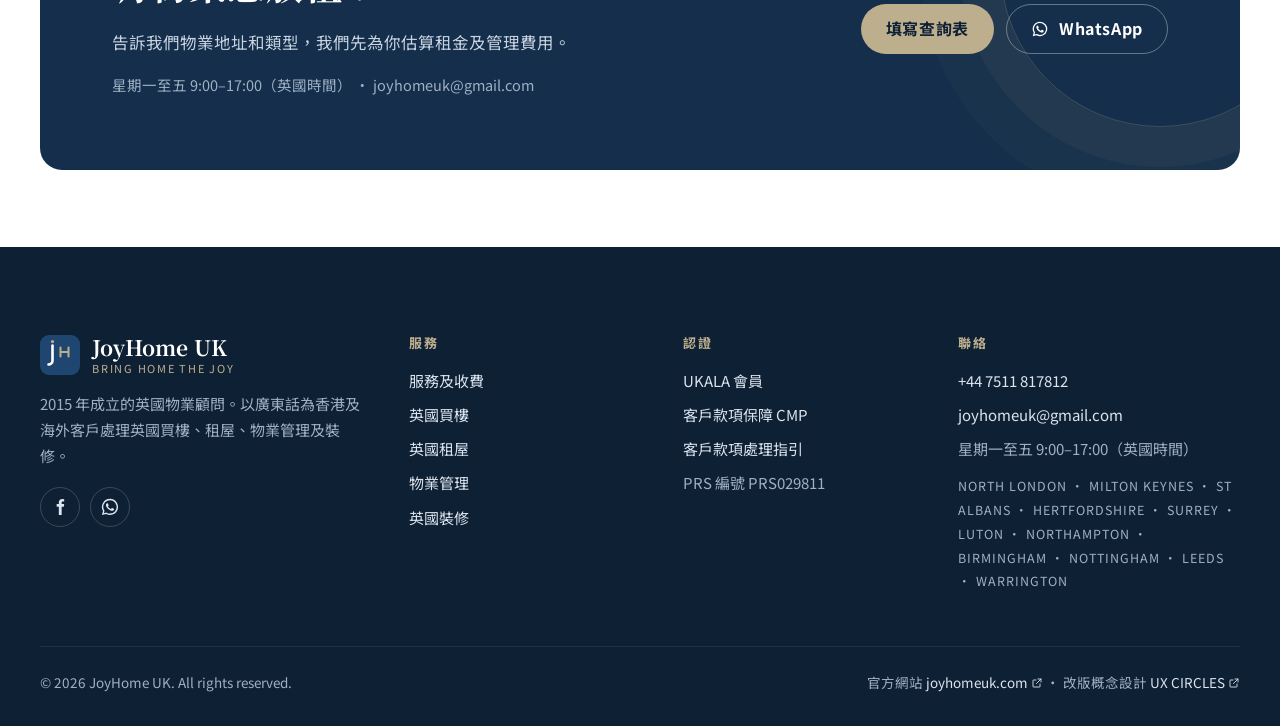
<file: management.html>
<!doctype html>
<html lang="zh-Hant-HK" class="no-js">
<head>
  <meta charset="utf-8">
  <meta name="viewport" content="width=device-width, initial-scale=1">
  <title>英國物業管理 · JHPM｜JoyHome UK</title>
  <meta name="description" content="JoyHome Property Management：UKALA 及 PRS 註冊成員，為海外業主放租、收租、維修及處理安全證書，設客戶款項保障。">
  <meta name="robots" content="noindex, nofollow">
  <meta name="theme-color" content="#F7F4EE">
  <link rel="canonical" href="https://uxcircles.github.io/joyhomeuk/management">
  <link rel="alternate" hreflang="zh-Hant" href="https://uxcircles.github.io/joyhomeuk/management">
  <link rel="alternate" hreflang="en" href="https://uxcircles.github.io/joyhomeuk/en/management">
  <link rel="icon" href="assets/img/favicon.svg" type="image/svg+xml">
  <meta property="og:type" content="website">
  <meta property="og:site_name" content="JoyHome UK">
  <meta property="og:title" content="英國物業管理 · JHPM｜JoyHome UK">
  <meta property="og:description" content="JoyHome Property Management：UKALA 及 PRS 註冊成員，為海外業主放租、收租、維修及處理安全證書，設客戶款項保障。">
  <meta property="og:url" content="https://uxcircles.github.io/joyhomeuk/management">
  <meta property="og:image" content="https://uxcircles.github.io/joyhomeuk/assets/img/hero.webp">
  <link rel="preconnect" href="https://fonts.googleapis.com">
  <link rel="preconnect" href="https://fonts.gstatic.com" crossorigin>
  <link href="https://fonts.googleapis.com/css2?family=Noto+Sans+TC:wght@400;500;700&family=Noto+Serif+TC:wght@600;700&display=swap" rel="stylesheet">
  <link rel="stylesheet" href="assets/css/style.css?v=3">
  <script>document.documentElement.classList.replace('no-js','js')</script>
</head>
<body>
  <a class="skip" href="#main">跳到主要內容</a>
  <svg width="0" height="0" style="position:absolute" aria-hidden="true">
  <symbol id="i-check" viewBox="0 0 24 24"><path d="M20 6 9 17l-5-5"/></symbol>
  <symbol id="i-alert" viewBox="0 0 24 24"><circle cx="12" cy="12" r="9"/><path d="M12 8v4.5M12 16h.01"/></symbol>
  <symbol id="i-phone" viewBox="0 0 24 24"><path d="M5 4h3.5l1.8 4.5-2.3 1.4a11 11 0 0 0 6.1 6.1l1.4-2.3L20 15.5V19a1.5 1.5 0 0 1-1.6 1.5A16.5 16.5 0 0 1 3.5 5.6 1.5 1.5 0 0 1 5 4Z"/></symbol>
  <symbol id="i-mail" viewBox="0 0 24 24"><rect x="3" y="5" width="18" height="14" rx="2"/><path d="m3.5 6.5 8.5 6.5 8.5-6.5"/></symbol>
  <symbol id="i-wa" viewBox="0 0 24 24"><path d="M12 2.2A9.7 9.7 0 0 0 3.6 16.8L2.3 21.7l5-1.3A9.7 9.7 0 1 0 12 2.2Zm0 17.7a8 8 0 0 1-4.1-1.1l-.3-.2-3 .8.8-2.9-.2-.3A8 8 0 1 1 12 19.9Zm4.4-6c-.2-.1-1.4-.7-1.7-.8-.2-.1-.4-.1-.5.1l-.8 1c-.1.2-.3.2-.5.1a6.6 6.6 0 0 1-3.3-2.9c-.2-.4.2-.4.7-1.3.1-.2 0-.3 0-.4l-.8-1.8c-.2-.5-.4-.4-.5-.4h-.5a.9.9 0 0 0-.6.3 2.7 2.7 0 0 0-.8 2c0 1.2.9 2.3 1 2.5.1.2 1.7 2.6 4.1 3.7 1.5.7 2.1.7 2.9.6.5-.1 1.4-.6 1.6-1.1.2-.6.2-1 .1-1.1l-.4-.3Z"/></symbol>
  <symbol id="i-ext" viewBox="0 0 24 24"><path d="M14 4h6v6M20 4l-9 9M18 14v5a1 1 0 0 1-1 1H5a1 1 0 0 1-1-1V7a1 1 0 0 1 1-1h5"/></symbol>
  <symbol id="i-shield" viewBox="0 0 24 24"><path d="M12 3 4.5 6v5.5c0 4.6 3.2 8.2 7.5 9.5 4.3-1.3 7.5-4.9 7.5-9.5V6L12 3Z"/><path d="m8.8 12 2.2 2.2 4.2-4.4"/></symbol>
  <symbol id="i-pin" viewBox="0 0 24 24"><path d="M12 21s-7-6.2-7-11.5a7 7 0 0 1 14 0C19 14.8 12 21 12 21Z"/><circle cx="12" cy="9.5" r="2.5"/></symbol>
  <symbol id="i-home" viewBox="0 0 24 24"><path d="M3.5 11 12 4l8.5 7"/><path d="M5.5 9.5V20h13V9.5"/><path d="M10 20v-5.5h4V20"/></symbol>
  <symbol id="i-key" viewBox="0 0 24 24"><circle cx="8" cy="15" r="4"/><path d="m10.8 12.2 8.7-8.7M16.5 6.5l2.5 2.5M14 9l2 2"/></symbol>
  <symbol id="i-clock" viewBox="0 0 24 24"><circle cx="12" cy="12" r="9"/><path d="M12 7v5l3 2"/></symbol>
  <symbol id="i-search" viewBox="0 0 24 24"><circle cx="11" cy="11" r="6.5"/><path d="m20 20-4.2-4.2"/></symbol>
  <symbol id="i-chat" viewBox="0 0 24 24"><path d="M4 5h16v11H9l-5 4V5Z"/><path d="M8 9.5h8M8 12.5h5"/></symbol>
  <symbol id="i-pound" viewBox="0 0 24 24"><path d="M16.5 6.5A3.8 3.8 0 0 0 9 7.5V19M6 19h12M6.5 12.5h7"/></symbol>
  <symbol id="i-tool" viewBox="0 0 24 24"><path d="M14.5 6.5a4 4 0 0 0 5 5L12 19a2.1 2.1 0 0 1-3-3l7.5-7.5"/><path d="M14.5 6.5 17 4l3 3-2.5 2.5"/></symbol>
  <symbol id="i-doc" viewBox="0 0 24 24"><path d="M6 3h8l4 4v14H6V3Z"/><path d="M14 3v4h4M9 12h6M9 16h6"/></symbol>
  <symbol id="i-eye" viewBox="0 0 24 24"><path d="M2.5 12S6 5.5 12 5.5 21.5 12 21.5 12 18 18.5 12 18.5 2.5 12 2.5 12Z"/><circle cx="12" cy="12" r="3"/></symbol>
  <symbol id="i-users" viewBox="0 0 24 24"><circle cx="9" cy="8" r="3.5"/><path d="M2.5 20a6.5 6.5 0 0 1 13 0"/><path d="M16 4.6a3.5 3.5 0 0 1 0 6.8M18.5 14a6.5 6.5 0 0 1 3 6"/></symbol>
  <symbol id="i-trend" viewBox="0 0 24 24"><path d="m3 17 6-6 4 4 8-8"/><path d="M15 7h6v6"/></symbol>
  <symbol id="i-fb" viewBox="0 0 24 24"><path d="M14 8.5V6.8c0-.8.2-1.3 1.4-1.3H17V2.6A21 21 0 0 0 14.6 2.5C12.2 2.5 10.6 4 10.6 6.6v1.9H8v3.2h2.6V21.5H14v-9.8h2.6l.4-3.2H14Z"/></symbol>
</svg>
  <div class="concept-bar" role="note">
    <div class="wrap concept-inner">
      <p><span class="concept-tag">Concept</span><span class="concept-long">網站改版概念設計，並非 <a href="https://joyhomeuk.com/" target="_blank" rel="noopener">JoyHome UK 官方網站</a>。</span></p>
      <a href="https://ux-circles.com/professionals" target="_blank" rel="noopener">Designed by <strong>UX CIRCLES</strong> <svg class="icon" aria-hidden="true"><use href="#i-ext"/></svg></a>
    </div>
  </div>
  <header class="site-header">
    <div class="wrap header-inner">
      <a class="brand" href="index.html" aria-label="JoyHome UK 主頁">
        <svg class="brand-mark" viewBox="0 0 40 40" aria-hidden="true"><rect width="40" height="40" rx="9" fill="#1F4670"/><path d="M12.5 10.5v15a4 4 0 0 1-4 4" fill="none" stroke="#fff" stroke-width="2.6" stroke-linecap="round"/><path d="M20.5 12.5v9M28.5 12.5v9M20.5 17h8" fill="none" stroke="#BDAF8E" stroke-width="2" stroke-linecap="round"/><circle cx="12.5" cy="6.6" r="1.6" fill="#BDAF8E"/></svg>
        <span class="brand-word"><span class="brand-name">JoyHome UK</span><span class="brand-tag">Bring Home the Joy</span></span>
      </a>
      <nav class="nav" id="site-nav" aria-label="主選單" data-nav>
        <ul class="nav-list">
          <li><a href="services.html">服務及收費</a></li>
          <li><a href="buy.html">英國買樓</a></li>
          <li><a href="rent.html">英國租屋</a></li>
          <li><a href="management.html" aria-current="page">物業管理</a></li>
          <li><a href="renovation.html">英國裝修</a></li>
          <li><a href="contact.html">聯絡我們</a></li>
        </ul>
        <div class="nav-extra">
          <a class="btn btn-wa" href="https://wa.me/447511817812" target="_blank" rel="noopener"><svg class="icon icon-fill" aria-hidden="true"><use href="#i-wa"/></svg>WhatsApp 查詢</a>
          <a class="btn btn-ghost" href="tel:+447511817812"><svg class="icon" aria-hidden="true"><use href="#i-phone"/></svg>+44 7511 817812</a>
        </div>
      </nav>
      <div class="header-cta">
        <a class="lang" href="en/management.html" lang="en" hreflang="en" aria-label="English">EN</a>
        <a class="btn btn-wa" href="https://wa.me/447511817812" target="_blank" rel="noopener"><svg class="icon icon-fill" aria-hidden="true"><use href="#i-wa"/></svg>WhatsApp</a>
        <button class="burger" type="button" aria-expanded="false" aria-controls="site-nav" aria-label="開啟選單" data-open="開啟選單" data-close="關閉選單"><span></span><span></span><span></span></button>
      </div>
    </div>
  </header>

  <main id="main">
    <section class="page-hero">
      <div class="wrap">
        <nav class="crumbs" aria-label="頁面位置"><ol><li><a href="index.html">主頁</a></li><li aria-current="page">物業管理</li></ol></nav>
        <div class="page-hero-grid">
          <div>
            <p class="eyebrow">英國物業管理 · JHPM</p>
            <h1>人在海外<br>英國物業照樣打理妥當</h1>
            <p class="lead">JoyHome Property Management（JHPM）是我們的姊妹公司，2021 年 1 月成立，為 UKALA 及 PRS 註冊成員。我們替在英國投資的業主放租、收租及管理物業。</p>
          <div class="btn-row">
            <a class="btn btn-primary" href="contact.html">預約諮詢</a>
            <a class="btn btn-ghost" href="https://wa.me/447511817812" target="_blank" rel="noopener"><svg class="icon icon-fill" aria-hidden="true"><use href="#i-wa"/></svg>WhatsApp 我們</a>
          </div>
          </div>
        <div class="page-hero-media"><img src="assets/img/manage.webp" alt="英國半獨立屋外觀" width="1024" height="768"></div>
        </div>
      </div>
    </section>

    <section class="section">
      <div class="wrap">
        <div class="head">
          <p class="eyebrow">服務一</p>
          <h2>快速找到優質租客</h2>
        </div>
        <div class="grid-3">
          <div class="card reveal"><h3>01　估價</h3><p>按地點、物業狀況及市場需求，提供合理的預計租金。</p></div>
          <div class="card reveal"><h3>02　專業相片及文案</h3><p>拍攝專業角度照片，撰寫準確吸引的物業描述。</p></div>
          <div class="card reveal"><h3>03　刊登廣告</h3><p>於 JoyHome Facebook 專頁及主要租屋網站放盤。</p></div>
          <div class="card reveal"><h3>04　安排睇樓</h3><p>帶有興趣的租客睇樓，篩選合適人選。</p></div>
          <div class="card reveal"><h3>05　信貸評估</h3><p>透過認可機構為租客做信譽評估。</p></div>
          <div class="card reveal"><h3>06　收首月租金及簽約</h3><p>收取首月租金及按金，簽署合法有效的租約。</p></div>
        </div>
      </div>
    </section>

    <section class="section bg-cream">
      <div class="wrap split">
        <div>
          <p class="eyebrow">服務二</p>
          <h2>一站式租務管理</h2>
          <p class="lead">由起租前的安全證書，到租約期間的維修和法定通知，全部替你處理。</p>
        </div>
        <div><ul class="checklist"><li><svg class="icon" aria-hidden="true"><use href="#i-check"/></svg><span>租約開始前安排煤氣及電力安全證書，並每年更新煤氣安全證書</span></li><li><svg class="icon" aria-hidden="true"><use href="#i-check"/></svg><span>起租前做物業狀況檢查，製作圖文報告，作為退還按金的依據</span></li><li><svg class="icon" aria-hidden="true"><use href="#i-check"/></svg><span>每月收取租金</span></li><li><svg class="icon" aria-hidden="true"><use href="#i-check"/></svg><span>處理租客問題及維修要求，並與業主溝通</span></li><li><svg class="icon" aria-hidden="true"><use href="#i-check"/></svg><span>經業主同意後，安排可靠的工程師維修</span></li><li><svg class="icon" aria-hidden="true"><use href="#i-check"/></svg><span>以相片及簽名記錄所有發出的鎖匙</span></li><li><svg class="icon" aria-hidden="true"><use href="#i-check"/></svg><span>租約期間保管鎖匙及所有物業文件</span></li><li><svg class="icon" aria-hidden="true"><use href="#i-check"/></svg><span>定期檢查物業（一般每 6 個月），及早發現問題</span></li><li><svg class="icon" aria-hidden="true"><use href="#i-check"/></svg><span>按業主要求發出各項法定通知，例如加租、續約或終止租約</span></li></ul></div>
      </div>
    </section>

    <section class="section bg-navy">
      <div class="wrap">
        <div class="head">
          <p class="eyebrow">為甚麼選擇 JHPM</p>
          <h2>業主可以放心交託的三個原因</h2>
        </div>
        <div class="grid-3">
          <div class="card reveal"><div class="card-icon"><svg class="icon" aria-hidden="true"><use href="#i-shield"/></svg></div><h3>可靠</h3><p>UKALA 及 PRS 註冊成員，操作及財務受 UKALA 長期監管。設獨立客戶戶口（Client Account）收付租金，並通過客戶款項保障（CMP）認證。</p></div>
          <div class="card reveal"><div class="card-icon"><svg class="icon" aria-hidden="true"><use href="#i-eye"/></svg></div><h3>透明</h3><p>由放盤到成功簽約，全程向業主匯報進度；物業有維修問題，第一時間通知並跟進。</p></div>
          <div class="card reveal"><div class="card-icon"><svg class="icon" aria-hidden="true"><use href="#i-chat"/></svg></div><h3>溝通快</h3><p>WhatsApp、電郵、電話都找得到人，中文或英文溝通都可以，不會出現找不到管理公司的情況。</p></div>
        </div>
      </div>
    </section>

    <section class="section" id="faq">
      <div class="wrap faq-wrap">
        <div class="head">
          <p class="eyebrow">常見問題</p>
          <h2>關於物業管理</h2>
          <p class="lead">業主委託前最常問的問題。</p>
          <a class="link-arrow" href="contact.html">問題不在這裡？直接問我們</a>
        </div>
        <div class="faq">
          <details>
            <summary>委託 JHPM 需要甚麼手續？</summary>
            <div class="faq-a"><p>我們會發給你一份物業管理合約，列明物業地址、描述、預估租金，以及各項收費和服務條款。你填寫個人資料及收租銀行資料，簽署交回後，我們便可開始服務。</p></div>
          </details>
          <details>
            <summary>JHPM 會定期檢查物業嗎？</summary>
            <div class="faq-a"><p>會。我們通常每 6 個月檢查一次物業，並把結果匯報給業主。</p></div>
          </details>
          <details>
            <summary>我住在海外，可以委託你們嗎？</summary>
            <div class="faq-a"><p>可以。JHPM 自成立以來已協助很多海外業主。我們已登記 Non-Resident Landlord Scheme，方便海外業主登記成為非居民業主。</p></div>
          </details>
        </div>
      </div>
    </section>

    <section class="section tight">
      <div class="wrap">
        <div class="cta-band reveal">
          <div>
            <h2>有物業想放租？</h2>
            <p>告訴我們物業地址和類型，我們先為你估算租金及管理費用。</p>
            <p class="contact-lines">星期一至五 9:00–17:00（英國時間） · joyhomeuk@gmail.com</p>
          </div>
          <div class="btn-row">
            <a class="btn btn-gold" href="contact.html">填寫查詢表</a>
            <a class="btn btn-ghost" href="https://wa.me/447511817812" target="_blank" rel="noopener"><svg class="icon icon-fill" aria-hidden="true"><use href="#i-wa"/></svg>WhatsApp</a>
          </div>
        </div>
      </div>
    </section>
  </main>

  <footer class="site-footer">
    <div class="wrap">
      <div class="footer-grid">
        <div>
          <a class="brand" href="index.html" aria-label="JoyHome UK 主頁">
            <svg class="brand-mark" viewBox="0 0 40 40" aria-hidden="true"><rect width="40" height="40" rx="9" fill="#1F4670"/><path d="M12.5 10.5v15a4 4 0 0 1-4 4" fill="none" stroke="#fff" stroke-width="2.6" stroke-linecap="round"/><path d="M20.5 12.5v9M28.5 12.5v9M20.5 17h8" fill="none" stroke="#BDAF8E" stroke-width="2" stroke-linecap="round"/><circle cx="12.5" cy="6.6" r="1.6" fill="#BDAF8E"/></svg>
            <span class="brand-word"><span class="brand-name">JoyHome UK</span><span class="brand-tag">Bring Home the Joy</span></span>
          </a>
          <p>2015 年成立的英國物業顧問。以廣東話為香港及海外客戶處理英國買樓、租屋、物業管理及裝修。</p>
          <div class="social"><a href="https://www.facebook.com/JoyhomeUK" target="_blank" rel="noopener" aria-label="JoyHome UK Facebook"><svg class="icon icon-fill" aria-hidden="true"><use href="#i-fb"/></svg></a><a href="https://wa.me/447511817812" target="_blank" rel="noopener" aria-label="WhatsApp"><svg class="icon icon-fill" aria-hidden="true"><use href="#i-wa"/></svg></a></div>
        </div>
        <div>
          <h4>服務</h4>
          <ul>
          <li><a href="services.html">服務及收費</a></li>
          <li><a href="buy.html">英國買樓</a></li>
          <li><a href="rent.html">英國租屋</a></li>
          <li><a href="management.html">物業管理</a></li>
          <li><a href="renovation.html">英國裝修</a></li>
          </ul>
        </div>
        <div>
          <h4>認證</h4>
          <ul>
            <li><a href="https://www.joyhomeuk.com/wp-content/uploads/2020/07/UKALA.pdf" target="_blank" rel="noopener">UKALA 會員</a></li>
            <li><a href="https://www.joyhomeuk.com/wp-content/uploads/2020/07/CMP.pdf" target="_blank" rel="noopener">客戶款項保障 CMP</a></li>
            <li><a href="https://www.joyhomeuk.com/wp-content/uploads/2020/07/UKALA-Client-Money-Handling.pdf" target="_blank" rel="noopener">客戶款項處理指引</a></li>
            <li>PRS 編號 PRS029811</li>
          </ul>
        </div>
        <div>
          <h4>聯絡</h4>
          <ul>
            <li><a href="tel:+447511817812">+44 7511 817812</a></li>
            <li><a href="mailto:joyhomeuk@gmail.com">joyhomeuk@gmail.com</a></li>
            <li>星期一至五 9:00–17:00（英國時間）</li>
          </ul>
          <p class="footer-areas">North London · Milton Keynes · St Albans · Hertfordshire · Surrey · Luton · Northampton · Birmingham · Nottingham · Leeds · Warrington</p>
        </div>
      </div>
      <div class="footer-bottom">
        <p>© <span data-year>2026</span> JoyHome UK. All rights reserved.</p>
        <p>官方網站 <a href="https://joyhomeuk.com/" target="_blank" rel="noopener">joyhomeuk.com <svg class="icon" aria-hidden="true"><use href="#i-ext"/></svg></a> · 改版概念設計 <a href="https://ux-circles.com/professionals" target="_blank" rel="noopener">UX CIRCLES <svg class="icon" aria-hidden="true"><use href="#i-ext"/></svg></a></p>
      </div>
    </div>
  </footer>

  <nav class="action-bar" aria-label="快速聯絡">
    <a class="is-wa" href="https://wa.me/447511817812" target="_blank" rel="noopener"><svg class="icon icon-fill" aria-hidden="true"><use href="#i-wa"/></svg>WhatsApp</a>
    <a href="tel:+447511817812"><svg class="icon" aria-hidden="true"><use href="#i-phone"/></svg>致電</a>
    <a href="mailto:joyhomeuk@gmail.com"><svg class="icon" aria-hidden="true"><use href="#i-mail"/></svg>電郵</a>
  </nav>
  <script src="assets/js/main.js?v=2" defer></script>
</body>
</html>
</file>
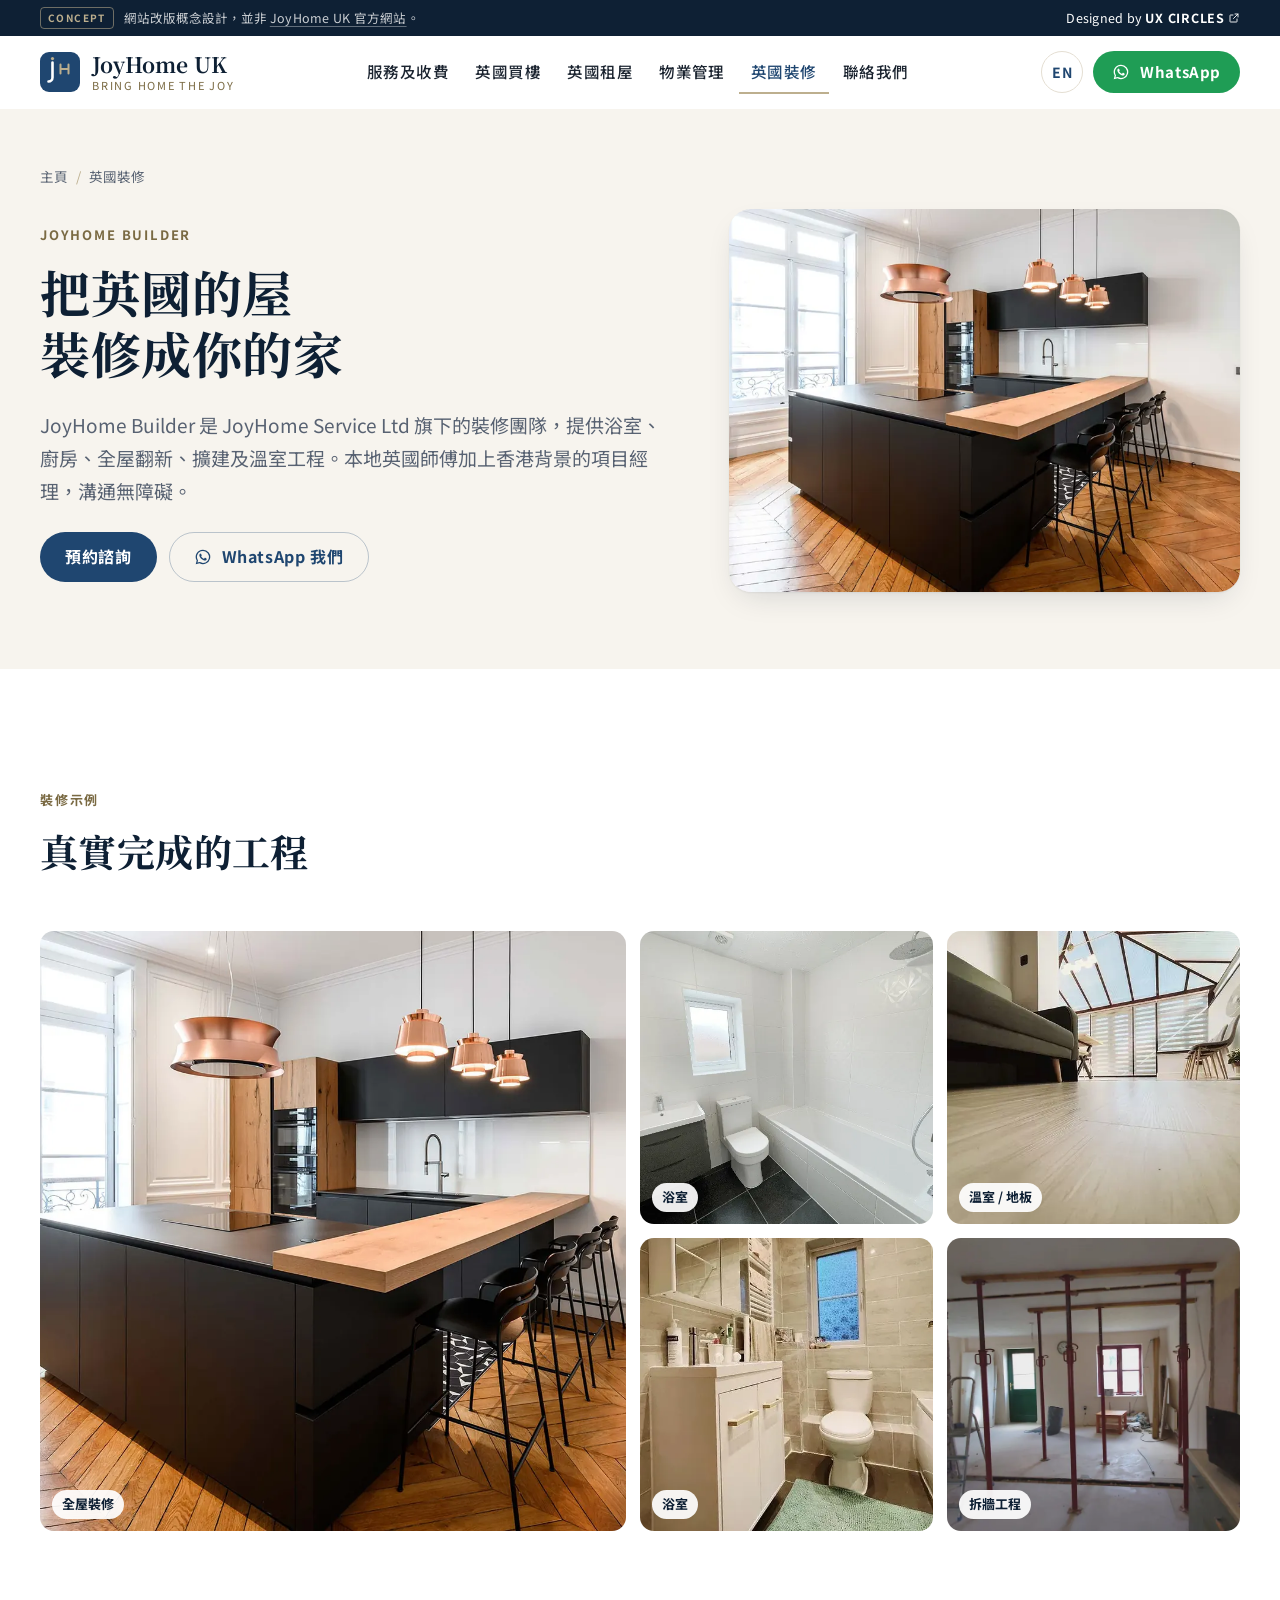
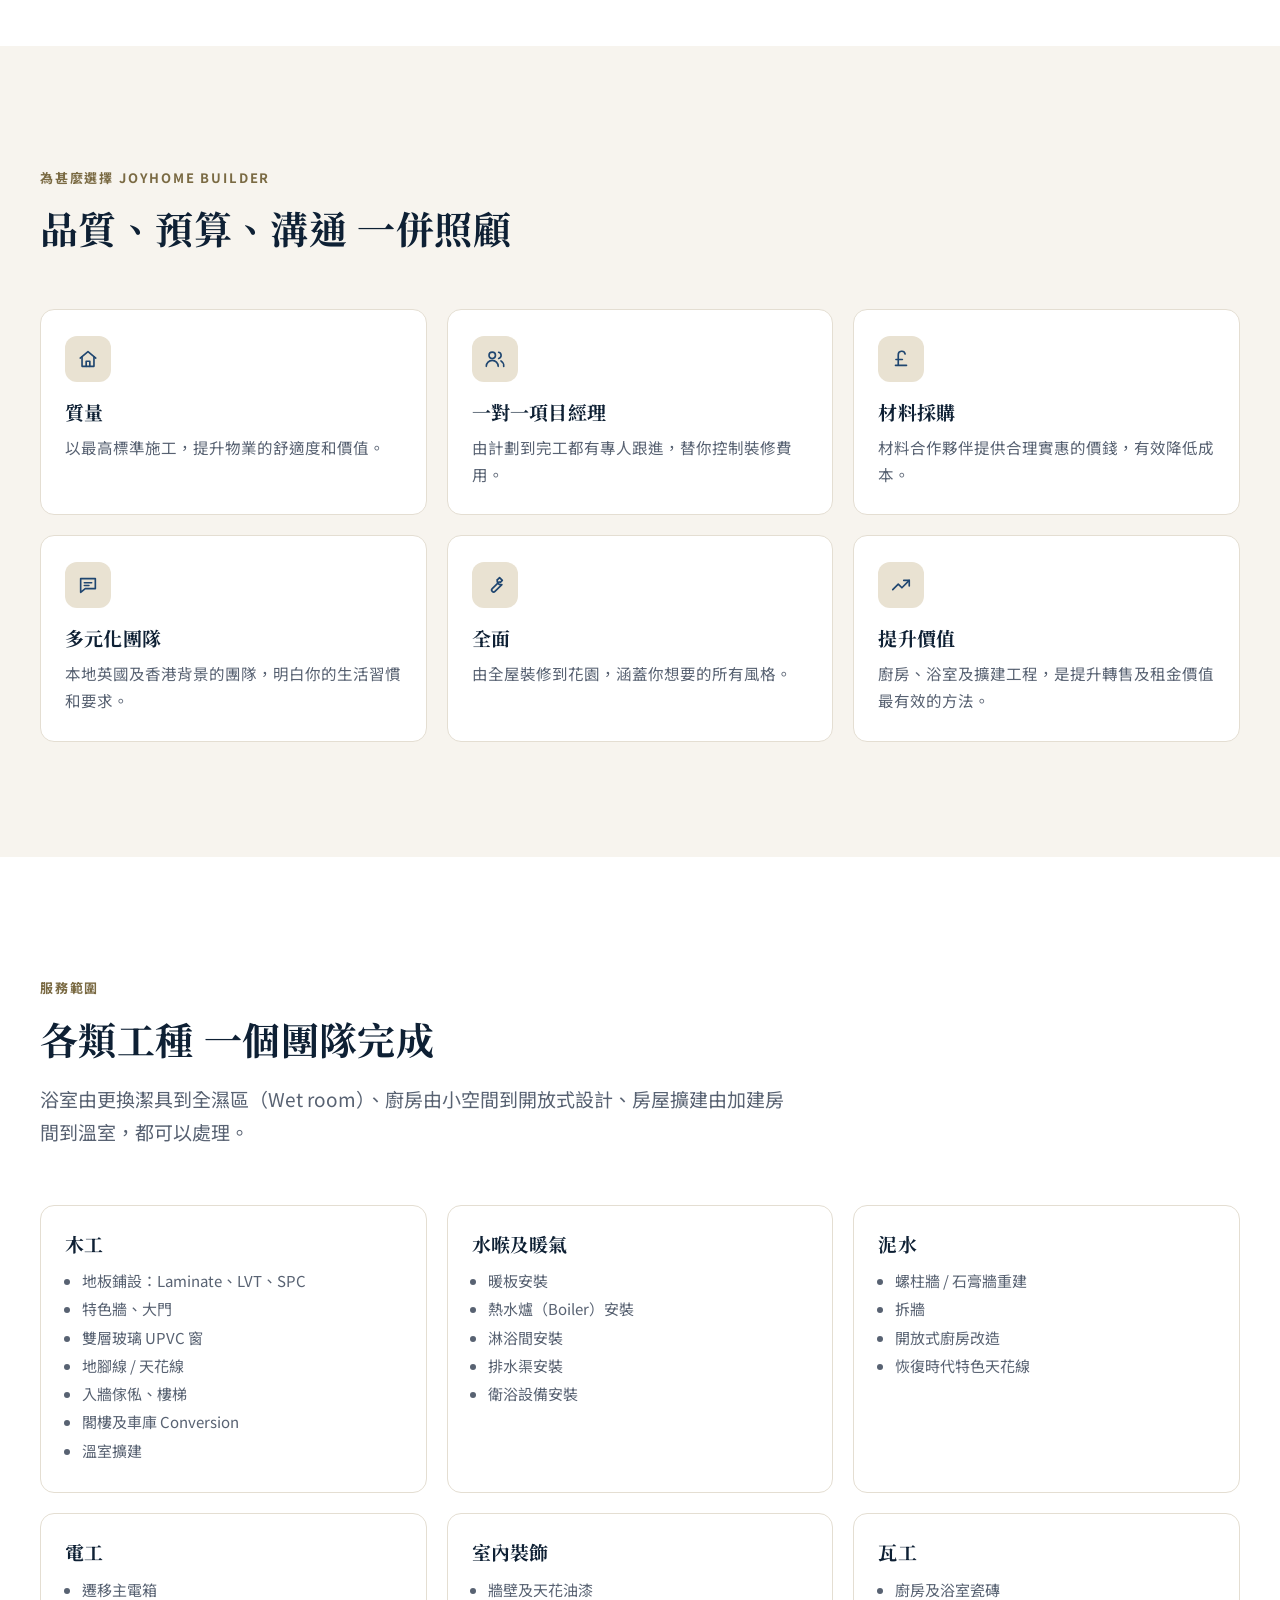
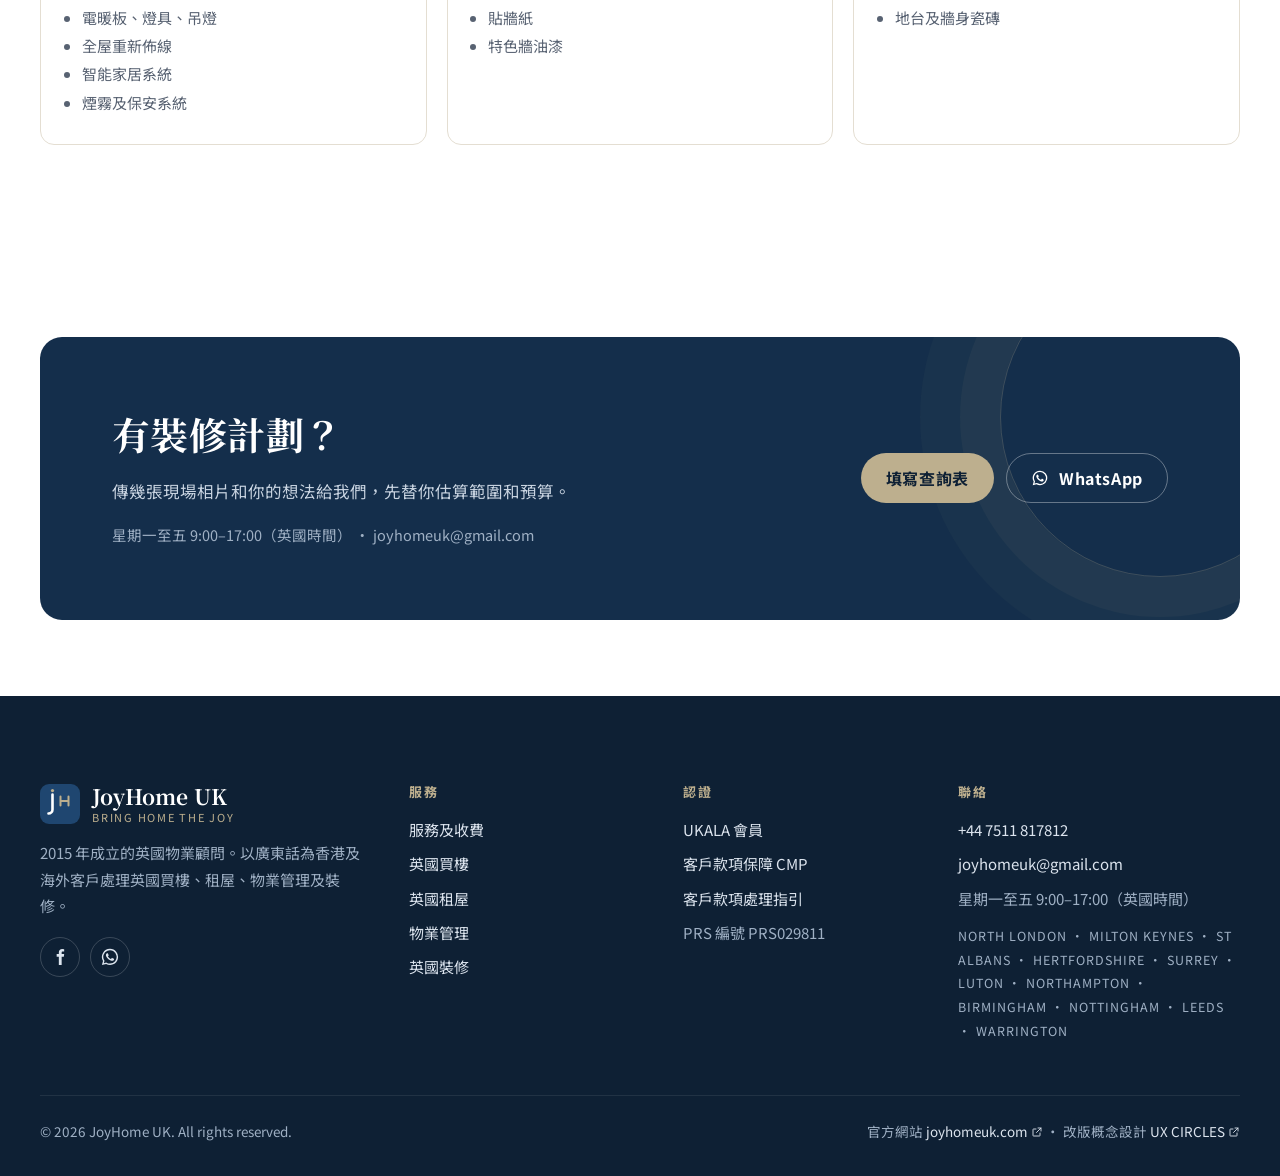
<file: renovation.html>
<!doctype html>
<html lang="zh-Hant-HK" class="no-js">
<head>
  <meta charset="utf-8">
  <meta name="viewport" content="width=device-width, initial-scale=1">
  <title>英國裝修 · JoyHome Builder｜JoyHome UK</title>
  <meta name="description" content="JoyHome Builder 提供英國浴室、廚房、全屋翻新、擴建及溫室工程，一對一項目經理，香港背景團隊。">
  <meta name="robots" content="noindex, nofollow">
  <meta name="theme-color" content="#F7F4EE">
  <link rel="canonical" href="https://uxcircles.github.io/joyhomeuk/renovation">
  <link rel="alternate" hreflang="zh-Hant" href="https://uxcircles.github.io/joyhomeuk/renovation">
  <link rel="alternate" hreflang="en" href="https://uxcircles.github.io/joyhomeuk/en/renovation">
  <link rel="icon" href="assets/img/favicon.svg" type="image/svg+xml">
  <meta property="og:type" content="website">
  <meta property="og:site_name" content="JoyHome UK">
  <meta property="og:title" content="英國裝修 · JoyHome Builder｜JoyHome UK">
  <meta property="og:description" content="JoyHome Builder 提供英國浴室、廚房、全屋翻新、擴建及溫室工程，一對一項目經理，香港背景團隊。">
  <meta property="og:url" content="https://uxcircles.github.io/joyhomeuk/renovation">
  <meta property="og:image" content="https://uxcircles.github.io/joyhomeuk/assets/img/hero.webp">
  <link rel="preconnect" href="https://fonts.googleapis.com">
  <link rel="preconnect" href="https://fonts.gstatic.com" crossorigin>
  <link href="https://fonts.googleapis.com/css2?family=Noto+Sans+TC:wght@400;500;700&family=Noto+Serif+TC:wght@600;700&display=swap" rel="stylesheet">
  <link rel="stylesheet" href="assets/css/style.css?v=3">
  <script>document.documentElement.classList.replace('no-js','js')</script>
</head>
<body>
  <a class="skip" href="#main">跳到主要內容</a>
  <svg width="0" height="0" style="position:absolute" aria-hidden="true">
  <symbol id="i-check" viewBox="0 0 24 24"><path d="M20 6 9 17l-5-5"/></symbol>
  <symbol id="i-alert" viewBox="0 0 24 24"><circle cx="12" cy="12" r="9"/><path d="M12 8v4.5M12 16h.01"/></symbol>
  <symbol id="i-phone" viewBox="0 0 24 24"><path d="M5 4h3.5l1.8 4.5-2.3 1.4a11 11 0 0 0 6.1 6.1l1.4-2.3L20 15.5V19a1.5 1.5 0 0 1-1.6 1.5A16.5 16.5 0 0 1 3.5 5.6 1.5 1.5 0 0 1 5 4Z"/></symbol>
  <symbol id="i-mail" viewBox="0 0 24 24"><rect x="3" y="5" width="18" height="14" rx="2"/><path d="m3.5 6.5 8.5 6.5 8.5-6.5"/></symbol>
  <symbol id="i-wa" viewBox="0 0 24 24"><path d="M12 2.2A9.7 9.7 0 0 0 3.6 16.8L2.3 21.7l5-1.3A9.7 9.7 0 1 0 12 2.2Zm0 17.7a8 8 0 0 1-4.1-1.1l-.3-.2-3 .8.8-2.9-.2-.3A8 8 0 1 1 12 19.9Zm4.4-6c-.2-.1-1.4-.7-1.7-.8-.2-.1-.4-.1-.5.1l-.8 1c-.1.2-.3.2-.5.1a6.6 6.6 0 0 1-3.3-2.9c-.2-.4.2-.4.7-1.3.1-.2 0-.3 0-.4l-.8-1.8c-.2-.5-.4-.4-.5-.4h-.5a.9.9 0 0 0-.6.3 2.7 2.7 0 0 0-.8 2c0 1.2.9 2.3 1 2.5.1.2 1.7 2.6 4.1 3.7 1.5.7 2.1.7 2.9.6.5-.1 1.4-.6 1.6-1.1.2-.6.2-1 .1-1.1l-.4-.3Z"/></symbol>
  <symbol id="i-ext" viewBox="0 0 24 24"><path d="M14 4h6v6M20 4l-9 9M18 14v5a1 1 0 0 1-1 1H5a1 1 0 0 1-1-1V7a1 1 0 0 1 1-1h5"/></symbol>
  <symbol id="i-shield" viewBox="0 0 24 24"><path d="M12 3 4.5 6v5.5c0 4.6 3.2 8.2 7.5 9.5 4.3-1.3 7.5-4.9 7.5-9.5V6L12 3Z"/><path d="m8.8 12 2.2 2.2 4.2-4.4"/></symbol>
  <symbol id="i-pin" viewBox="0 0 24 24"><path d="M12 21s-7-6.2-7-11.5a7 7 0 0 1 14 0C19 14.8 12 21 12 21Z"/><circle cx="12" cy="9.5" r="2.5"/></symbol>
  <symbol id="i-home" viewBox="0 0 24 24"><path d="M3.5 11 12 4l8.5 7"/><path d="M5.5 9.5V20h13V9.5"/><path d="M10 20v-5.5h4V20"/></symbol>
  <symbol id="i-key" viewBox="0 0 24 24"><circle cx="8" cy="15" r="4"/><path d="m10.8 12.2 8.7-8.7M16.5 6.5l2.5 2.5M14 9l2 2"/></symbol>
  <symbol id="i-clock" viewBox="0 0 24 24"><circle cx="12" cy="12" r="9"/><path d="M12 7v5l3 2"/></symbol>
  <symbol id="i-search" viewBox="0 0 24 24"><circle cx="11" cy="11" r="6.5"/><path d="m20 20-4.2-4.2"/></symbol>
  <symbol id="i-chat" viewBox="0 0 24 24"><path d="M4 5h16v11H9l-5 4V5Z"/><path d="M8 9.5h8M8 12.5h5"/></symbol>
  <symbol id="i-pound" viewBox="0 0 24 24"><path d="M16.5 6.5A3.8 3.8 0 0 0 9 7.5V19M6 19h12M6.5 12.5h7"/></symbol>
  <symbol id="i-tool" viewBox="0 0 24 24"><path d="M14.5 6.5a4 4 0 0 0 5 5L12 19a2.1 2.1 0 0 1-3-3l7.5-7.5"/><path d="M14.5 6.5 17 4l3 3-2.5 2.5"/></symbol>
  <symbol id="i-doc" viewBox="0 0 24 24"><path d="M6 3h8l4 4v14H6V3Z"/><path d="M14 3v4h4M9 12h6M9 16h6"/></symbol>
  <symbol id="i-eye" viewBox="0 0 24 24"><path d="M2.5 12S6 5.5 12 5.5 21.5 12 21.5 12 18 18.5 12 18.5 2.5 12 2.5 12Z"/><circle cx="12" cy="12" r="3"/></symbol>
  <symbol id="i-users" viewBox="0 0 24 24"><circle cx="9" cy="8" r="3.5"/><path d="M2.5 20a6.5 6.5 0 0 1 13 0"/><path d="M16 4.6a3.5 3.5 0 0 1 0 6.8M18.5 14a6.5 6.5 0 0 1 3 6"/></symbol>
  <symbol id="i-trend" viewBox="0 0 24 24"><path d="m3 17 6-6 4 4 8-8"/><path d="M15 7h6v6"/></symbol>
  <symbol id="i-fb" viewBox="0 0 24 24"><path d="M14 8.5V6.8c0-.8.2-1.3 1.4-1.3H17V2.6A21 21 0 0 0 14.6 2.5C12.2 2.5 10.6 4 10.6 6.6v1.9H8v3.2h2.6V21.5H14v-9.8h2.6l.4-3.2H14Z"/></symbol>
</svg>
  <div class="concept-bar" role="note">
    <div class="wrap concept-inner">
      <p><span class="concept-tag">Concept</span><span class="concept-long">網站改版概念設計，並非 <a href="https://joyhomeuk.com/" target="_blank" rel="noopener">JoyHome UK 官方網站</a>。</span></p>
      <a href="https://ux-circles.com/professionals" target="_blank" rel="noopener">Designed by <strong>UX CIRCLES</strong> <svg class="icon" aria-hidden="true"><use href="#i-ext"/></svg></a>
    </div>
  </div>
  <header class="site-header">
    <div class="wrap header-inner">
      <a class="brand" href="index.html" aria-label="JoyHome UK 主頁">
        <svg class="brand-mark" viewBox="0 0 40 40" aria-hidden="true"><rect width="40" height="40" rx="9" fill="#1F4670"/><path d="M12.5 10.5v15a4 4 0 0 1-4 4" fill="none" stroke="#fff" stroke-width="2.6" stroke-linecap="round"/><path d="M20.5 12.5v9M28.5 12.5v9M20.5 17h8" fill="none" stroke="#BDAF8E" stroke-width="2" stroke-linecap="round"/><circle cx="12.5" cy="6.6" r="1.6" fill="#BDAF8E"/></svg>
        <span class="brand-word"><span class="brand-name">JoyHome UK</span><span class="brand-tag">Bring Home the Joy</span></span>
      </a>
      <nav class="nav" id="site-nav" aria-label="主選單" data-nav>
        <ul class="nav-list">
          <li><a href="services.html">服務及收費</a></li>
          <li><a href="buy.html">英國買樓</a></li>
          <li><a href="rent.html">英國租屋</a></li>
          <li><a href="management.html">物業管理</a></li>
          <li><a href="renovation.html" aria-current="page">英國裝修</a></li>
          <li><a href="contact.html">聯絡我們</a></li>
        </ul>
        <div class="nav-extra">
          <a class="btn btn-wa" href="https://wa.me/447511817812" target="_blank" rel="noopener"><svg class="icon icon-fill" aria-hidden="true"><use href="#i-wa"/></svg>WhatsApp 查詢</a>
          <a class="btn btn-ghost" href="tel:+447511817812"><svg class="icon" aria-hidden="true"><use href="#i-phone"/></svg>+44 7511 817812</a>
        </div>
      </nav>
      <div class="header-cta">
        <a class="lang" href="en/renovation.html" lang="en" hreflang="en" aria-label="English">EN</a>
        <a class="btn btn-wa" href="https://wa.me/447511817812" target="_blank" rel="noopener"><svg class="icon icon-fill" aria-hidden="true"><use href="#i-wa"/></svg>WhatsApp</a>
        <button class="burger" type="button" aria-expanded="false" aria-controls="site-nav" aria-label="開啟選單" data-open="開啟選單" data-close="關閉選單"><span></span><span></span><span></span></button>
      </div>
    </div>
  </header>

  <main id="main">
    <section class="page-hero">
      <div class="wrap">
        <nav class="crumbs" aria-label="頁面位置"><ol><li><a href="index.html">主頁</a></li><li aria-current="page">英國裝修</li></ol></nav>
        <div class="page-hero-grid">
          <div>
            <p class="eyebrow">JoyHome Builder</p>
            <h1>把英國的屋<br>裝修成你的家</h1>
            <p class="lead">JoyHome Builder 是 JoyHome Service Ltd 旗下的裝修團隊，提供浴室、廚房、全屋翻新、擴建及溫室工程。本地英國師傅加上香港背景的項目經理，溝通無障礙。</p>
          <div class="btn-row">
            <a class="btn btn-primary" href="contact.html">預約諮詢</a>
            <a class="btn btn-ghost" href="https://wa.me/447511817812" target="_blank" rel="noopener"><svg class="icon icon-fill" aria-hidden="true"><use href="#i-wa"/></svg>WhatsApp 我們</a>
          </div>
          </div>
        <div class="page-hero-media"><img src="assets/img/reno-kitchen.webp" alt="裝修完成的開放式廚房" width="1024" height="768"></div>
        </div>
      </div>
    </section>

    <section class="section">
      <div class="wrap">
        <div class="head">
          <p class="eyebrow">裝修示例</p>
          <h2>真實完成的工程</h2>
        </div>
        <div class="gallery">
          <figure><img src="assets/img/reno-kitchen-1800.webp" alt="全屋裝修後的廚房" loading="lazy"><figcaption>全屋裝修</figcaption></figure>
          <figure><img src="assets/img/reno-bath.webp" alt="翻新後的浴室" loading="lazy"><figcaption>浴室</figcaption></figure>
          <figure><img src="assets/img/reno-conservatory.webp" alt="溫室及新鋪地板" loading="lazy"><figcaption>溫室 / 地板</figcaption></figure>
          <figure><img src="assets/img/reno-bath2.webp" alt="浴室洗手盆及櫃" loading="lazy"><figcaption>浴室</figcaption></figure>
          <figure><img src="assets/img/reno-before.webp" alt="拆牆工程進行中" loading="lazy"><figcaption>拆牆工程</figcaption></figure>
        </div>
      </div>
    </section>

    <section class="section bg-cream">
      <div class="wrap">
        <div class="head">
          <p class="eyebrow">為甚麼選擇 JoyHome Builder</p>
          <h2>品質、預算、溝通 一併照顧</h2>
        </div>
        <div class="grid-3">
          <div class="card reveal"><div class="card-icon"><svg class="icon" aria-hidden="true"><use href="#i-home"/></svg></div><h3>質量</h3><p>以最高標準施工，提升物業的舒適度和價值。</p></div>
          <div class="card reveal"><div class="card-icon"><svg class="icon" aria-hidden="true"><use href="#i-users"/></svg></div><h3>一對一項目經理</h3><p>由計劃到完工都有專人跟進，替你控制裝修費用。</p></div>
          <div class="card reveal"><div class="card-icon"><svg class="icon" aria-hidden="true"><use href="#i-pound"/></svg></div><h3>材料採購</h3><p>材料合作夥伴提供合理實惠的價錢，有效降低成本。</p></div>
          <div class="card reveal"><div class="card-icon"><svg class="icon" aria-hidden="true"><use href="#i-chat"/></svg></div><h3>多元化團隊</h3><p>本地英國及香港背景的團隊，明白你的生活習慣和要求。</p></div>
          <div class="card reveal"><div class="card-icon"><svg class="icon" aria-hidden="true"><use href="#i-tool"/></svg></div><h3>全面</h3><p>由全屋裝修到花園，涵蓋你想要的所有風格。</p></div>
          <div class="card reveal"><div class="card-icon"><svg class="icon" aria-hidden="true"><use href="#i-trend"/></svg></div><h3>提升價值</h3><p>廚房、浴室及擴建工程，是提升轉售及租金價值最有效的方法。</p></div>
        </div>
      </div>
    </section>

    <section class="section">
      <div class="wrap">
        <div class="head">
          <p class="eyebrow">服務範圍</p>
          <h2>各類工種 一個團隊完成</h2>
          <p class="lead">浴室由更換潔具到全濕區（Wet room）、廚房由小空間到開放式設計、房屋擴建由加建房間到溫室，都可以處理。</p>
        </div>
        <div class="trades">
          <div class="card reveal"><h3>木工</h3><ul><li>地板鋪設：Laminate、LVT、SPC</li><li>特色牆、大門</li><li>雙層玻璃 UPVC 窗</li><li>地腳線 / 天花線</li><li>入牆傢俬、樓梯</li><li>閣樓及車庫 Conversion</li><li>溫室擴建</li></ul></div>
          <div class="card reveal"><h3>水喉及暖氣</h3><ul><li>暖板安裝</li><li>熱水爐（Boiler）安裝</li><li>淋浴間安裝</li><li>排水渠安裝</li><li>衛浴設備安裝</li></ul></div>
          <div class="card reveal"><h3>泥水</h3><ul><li>螺柱牆 / 石膏牆重建</li><li>拆牆</li><li>開放式廚房改造</li><li>恢復時代特色天花線</li></ul></div>
          <div class="card reveal"><h3>電工</h3><ul><li>遷移主電箱</li><li>電暖板、燈具、吊燈</li><li>全屋重新佈線</li><li>智能家居系統</li><li>煙霧及保安系統</li></ul></div>
          <div class="card reveal"><h3>室內裝飾</h3><ul><li>牆壁及天花油漆</li><li>貼牆紙</li><li>特色牆油漆</li></ul></div>
          <div class="card reveal"><h3>瓦工</h3><ul><li>廚房及浴室瓷磚</li><li>地台及牆身瓷磚</li></ul></div>
        </div>
      </div>
    </section>

    <section class="section tight">
      <div class="wrap">
        <div class="cta-band reveal">
          <div>
            <h2>有裝修計劃？</h2>
            <p>傳幾張現場相片和你的想法給我們，先替你估算範圍和預算。</p>
            <p class="contact-lines">星期一至五 9:00–17:00（英國時間） · joyhomeuk@gmail.com</p>
          </div>
          <div class="btn-row">
            <a class="btn btn-gold" href="contact.html">填寫查詢表</a>
            <a class="btn btn-ghost" href="https://wa.me/447511817812" target="_blank" rel="noopener"><svg class="icon icon-fill" aria-hidden="true"><use href="#i-wa"/></svg>WhatsApp</a>
          </div>
        </div>
      </div>
    </section>
  </main>

  <footer class="site-footer">
    <div class="wrap">
      <div class="footer-grid">
        <div>
          <a class="brand" href="index.html" aria-label="JoyHome UK 主頁">
            <svg class="brand-mark" viewBox="0 0 40 40" aria-hidden="true"><rect width="40" height="40" rx="9" fill="#1F4670"/><path d="M12.5 10.5v15a4 4 0 0 1-4 4" fill="none" stroke="#fff" stroke-width="2.6" stroke-linecap="round"/><path d="M20.5 12.5v9M28.5 12.5v9M20.5 17h8" fill="none" stroke="#BDAF8E" stroke-width="2" stroke-linecap="round"/><circle cx="12.5" cy="6.6" r="1.6" fill="#BDAF8E"/></svg>
            <span class="brand-word"><span class="brand-name">JoyHome UK</span><span class="brand-tag">Bring Home the Joy</span></span>
          </a>
          <p>2015 年成立的英國物業顧問。以廣東話為香港及海外客戶處理英國買樓、租屋、物業管理及裝修。</p>
          <div class="social"><a href="https://www.facebook.com/JoyhomeUK" target="_blank" rel="noopener" aria-label="JoyHome UK Facebook"><svg class="icon icon-fill" aria-hidden="true"><use href="#i-fb"/></svg></a><a href="https://wa.me/447511817812" target="_blank" rel="noopener" aria-label="WhatsApp"><svg class="icon icon-fill" aria-hidden="true"><use href="#i-wa"/></svg></a></div>
        </div>
        <div>
          <h4>服務</h4>
          <ul>
          <li><a href="services.html">服務及收費</a></li>
          <li><a href="buy.html">英國買樓</a></li>
          <li><a href="rent.html">英國租屋</a></li>
          <li><a href="management.html">物業管理</a></li>
          <li><a href="renovation.html">英國裝修</a></li>
          </ul>
        </div>
        <div>
          <h4>認證</h4>
          <ul>
            <li><a href="https://www.joyhomeuk.com/wp-content/uploads/2020/07/UKALA.pdf" target="_blank" rel="noopener">UKALA 會員</a></li>
            <li><a href="https://www.joyhomeuk.com/wp-content/uploads/2020/07/CMP.pdf" target="_blank" rel="noopener">客戶款項保障 CMP</a></li>
            <li><a href="https://www.joyhomeuk.com/wp-content/uploads/2020/07/UKALA-Client-Money-Handling.pdf" target="_blank" rel="noopener">客戶款項處理指引</a></li>
            <li>PRS 編號 PRS029811</li>
          </ul>
        </div>
        <div>
          <h4>聯絡</h4>
          <ul>
            <li><a href="tel:+447511817812">+44 7511 817812</a></li>
            <li><a href="mailto:joyhomeuk@gmail.com">joyhomeuk@gmail.com</a></li>
            <li>星期一至五 9:00–17:00（英國時間）</li>
          </ul>
          <p class="footer-areas">North London · Milton Keynes · St Albans · Hertfordshire · Surrey · Luton · Northampton · Birmingham · Nottingham · Leeds · Warrington</p>
        </div>
      </div>
      <div class="footer-bottom">
        <p>© <span data-year>2026</span> JoyHome UK. All rights reserved.</p>
        <p>官方網站 <a href="https://joyhomeuk.com/" target="_blank" rel="noopener">joyhomeuk.com <svg class="icon" aria-hidden="true"><use href="#i-ext"/></svg></a> · 改版概念設計 <a href="https://ux-circles.com/professionals" target="_blank" rel="noopener">UX CIRCLES <svg class="icon" aria-hidden="true"><use href="#i-ext"/></svg></a></p>
      </div>
    </div>
  </footer>

  <nav class="action-bar" aria-label="快速聯絡">
    <a class="is-wa" href="https://wa.me/447511817812" target="_blank" rel="noopener"><svg class="icon icon-fill" aria-hidden="true"><use href="#i-wa"/></svg>WhatsApp</a>
    <a href="tel:+447511817812"><svg class="icon" aria-hidden="true"><use href="#i-phone"/></svg>致電</a>
    <a href="mailto:joyhomeuk@gmail.com"><svg class="icon" aria-hidden="true"><use href="#i-mail"/></svg>電郵</a>
  </nav>
  <script src="assets/js/main.js?v=2" defer></script>
</body>
</html>
</file>
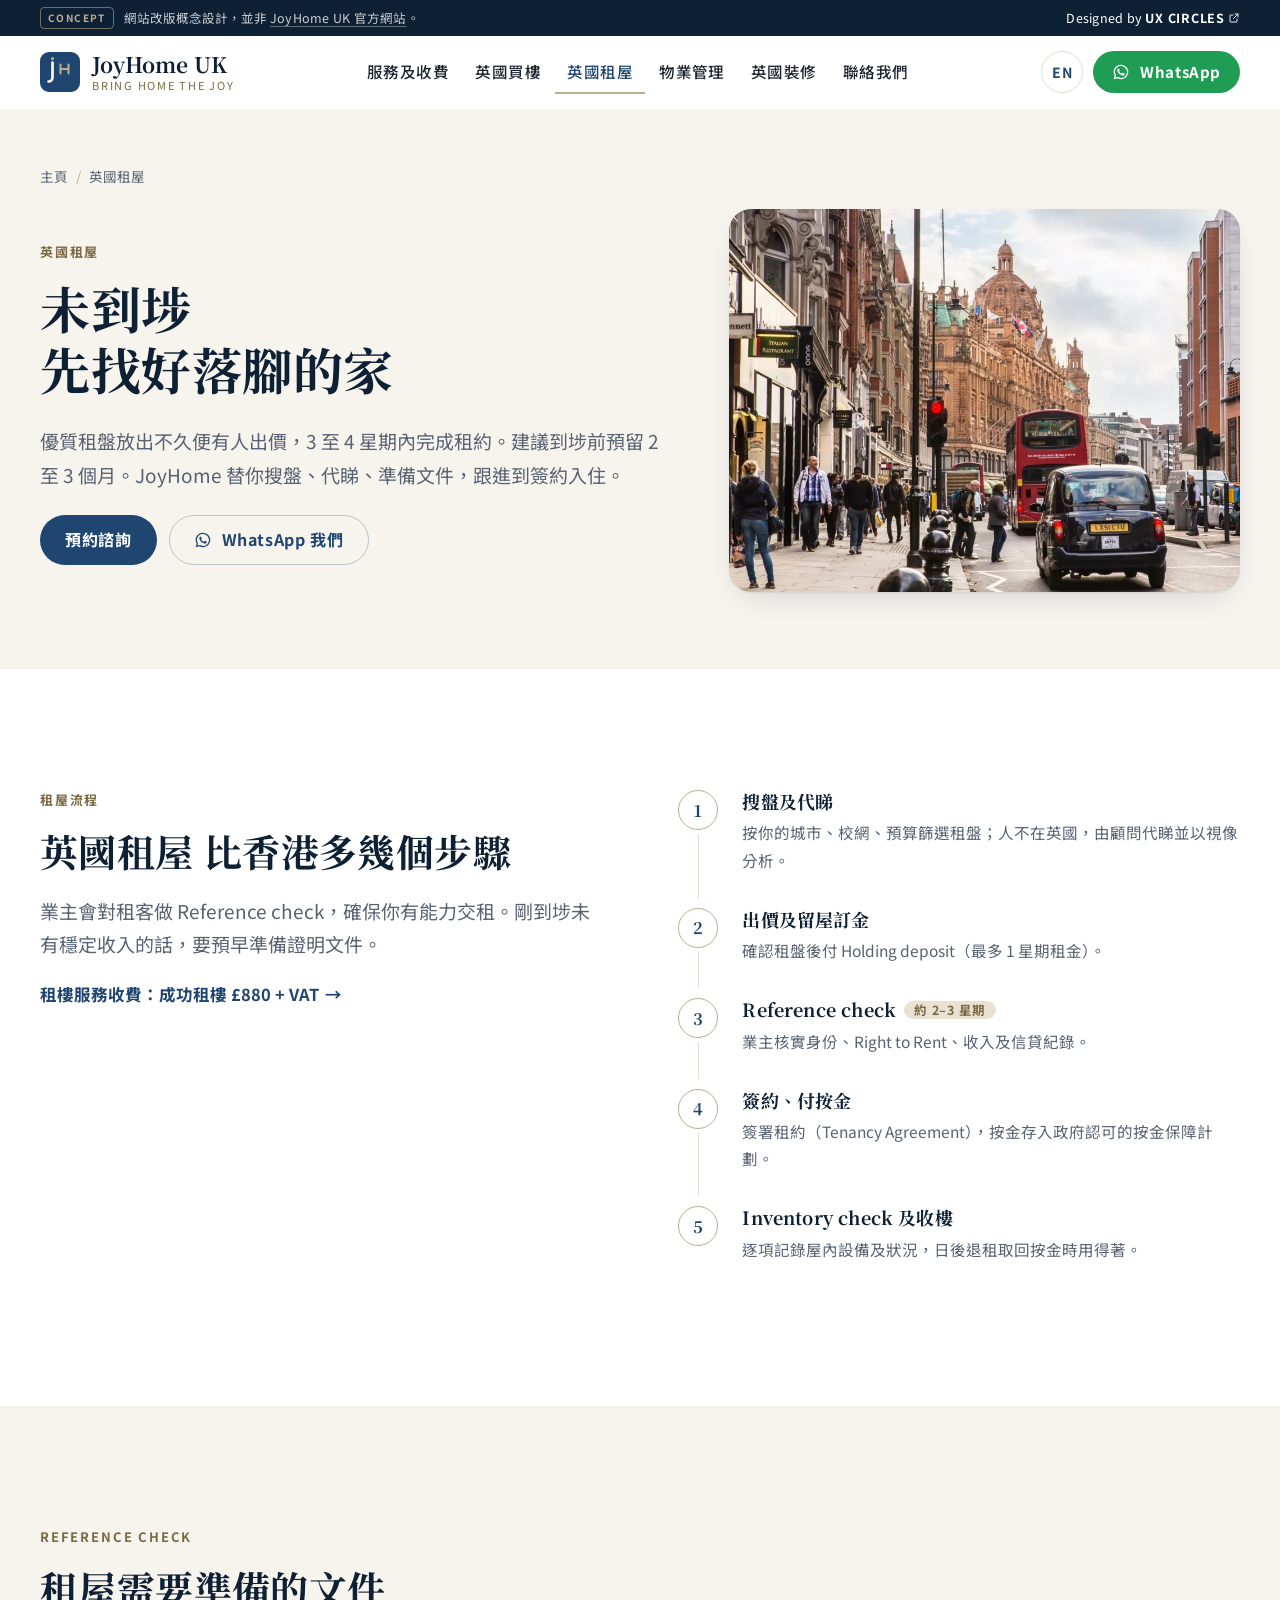
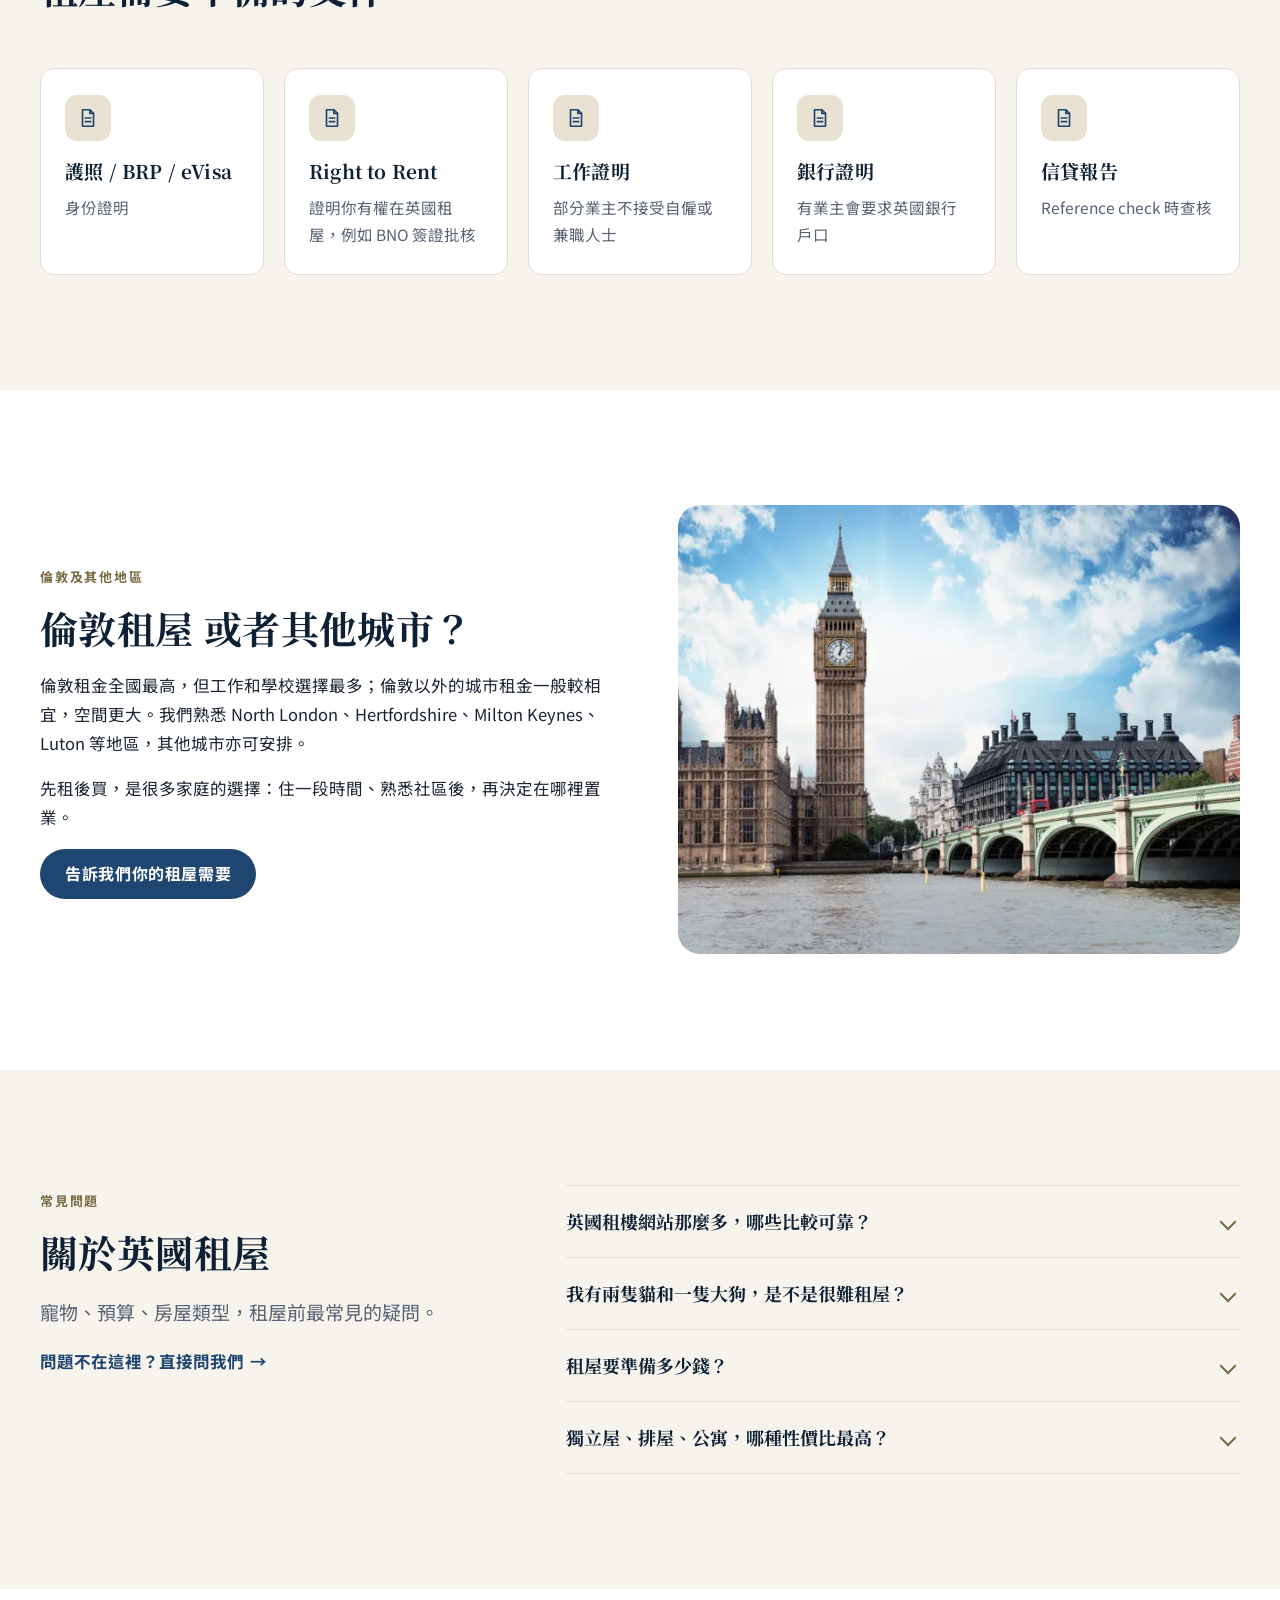
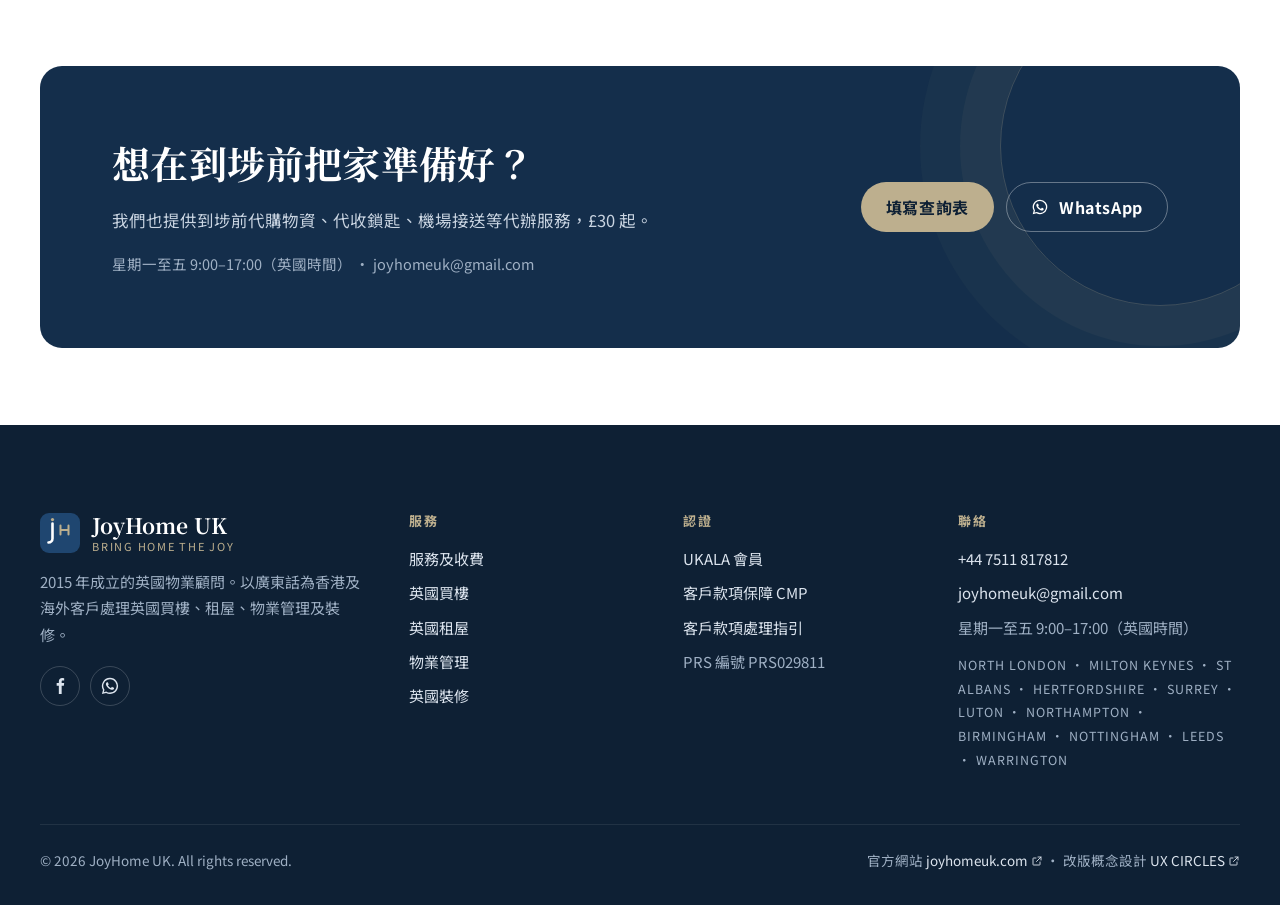
<file: rent.html>
<!doctype html>
<html lang="zh-Hant-HK" class="no-js">
<head>
  <meta charset="utf-8">
  <meta name="viewport" content="width=device-width, initial-scale=1">
  <title>英國租屋 · 流程、文件及費用｜JoyHome UK</title>
  <meta name="description" content="英國租屋流程、Reference check 所需文件、按金及費用。JoyHome UK 替你搜盤代睇，跟進到簽約入住。">
  <meta name="robots" content="noindex, nofollow">
  <meta name="theme-color" content="#F7F4EE">
  <link rel="canonical" href="https://uxcircles.github.io/joyhomeuk/rent">
  <link rel="alternate" hreflang="zh-Hant" href="https://uxcircles.github.io/joyhomeuk/rent">
  <link rel="alternate" hreflang="en" href="https://uxcircles.github.io/joyhomeuk/en/rent">
  <link rel="icon" href="assets/img/favicon.svg" type="image/svg+xml">
  <meta property="og:type" content="website">
  <meta property="og:site_name" content="JoyHome UK">
  <meta property="og:title" content="英國租屋 · 流程、文件及費用｜JoyHome UK">
  <meta property="og:description" content="英國租屋流程、Reference check 所需文件、按金及費用。JoyHome UK 替你搜盤代睇，跟進到簽約入住。">
  <meta property="og:url" content="https://uxcircles.github.io/joyhomeuk/rent">
  <meta property="og:image" content="https://uxcircles.github.io/joyhomeuk/assets/img/hero.webp">
  <link rel="preconnect" href="https://fonts.googleapis.com">
  <link rel="preconnect" href="https://fonts.gstatic.com" crossorigin>
  <link href="https://fonts.googleapis.com/css2?family=Noto+Sans+TC:wght@400;500;700&family=Noto+Serif+TC:wght@600;700&display=swap" rel="stylesheet">
  <link rel="stylesheet" href="assets/css/style.css?v=3">
  <script>document.documentElement.classList.replace('no-js','js')</script>
</head>
<body>
  <a class="skip" href="#main">跳到主要內容</a>
  <svg width="0" height="0" style="position:absolute" aria-hidden="true">
  <symbol id="i-check" viewBox="0 0 24 24"><path d="M20 6 9 17l-5-5"/></symbol>
  <symbol id="i-alert" viewBox="0 0 24 24"><circle cx="12" cy="12" r="9"/><path d="M12 8v4.5M12 16h.01"/></symbol>
  <symbol id="i-phone" viewBox="0 0 24 24"><path d="M5 4h3.5l1.8 4.5-2.3 1.4a11 11 0 0 0 6.1 6.1l1.4-2.3L20 15.5V19a1.5 1.5 0 0 1-1.6 1.5A16.5 16.5 0 0 1 3.5 5.6 1.5 1.5 0 0 1 5 4Z"/></symbol>
  <symbol id="i-mail" viewBox="0 0 24 24"><rect x="3" y="5" width="18" height="14" rx="2"/><path d="m3.5 6.5 8.5 6.5 8.5-6.5"/></symbol>
  <symbol id="i-wa" viewBox="0 0 24 24"><path d="M12 2.2A9.7 9.7 0 0 0 3.6 16.8L2.3 21.7l5-1.3A9.7 9.7 0 1 0 12 2.2Zm0 17.7a8 8 0 0 1-4.1-1.1l-.3-.2-3 .8.8-2.9-.2-.3A8 8 0 1 1 12 19.9Zm4.4-6c-.2-.1-1.4-.7-1.7-.8-.2-.1-.4-.1-.5.1l-.8 1c-.1.2-.3.2-.5.1a6.6 6.6 0 0 1-3.3-2.9c-.2-.4.2-.4.7-1.3.1-.2 0-.3 0-.4l-.8-1.8c-.2-.5-.4-.4-.5-.4h-.5a.9.9 0 0 0-.6.3 2.7 2.7 0 0 0-.8 2c0 1.2.9 2.3 1 2.5.1.2 1.7 2.6 4.1 3.7 1.5.7 2.1.7 2.9.6.5-.1 1.4-.6 1.6-1.1.2-.6.2-1 .1-1.1l-.4-.3Z"/></symbol>
  <symbol id="i-ext" viewBox="0 0 24 24"><path d="M14 4h6v6M20 4l-9 9M18 14v5a1 1 0 0 1-1 1H5a1 1 0 0 1-1-1V7a1 1 0 0 1 1-1h5"/></symbol>
  <symbol id="i-shield" viewBox="0 0 24 24"><path d="M12 3 4.5 6v5.5c0 4.6 3.2 8.2 7.5 9.5 4.3-1.3 7.5-4.9 7.5-9.5V6L12 3Z"/><path d="m8.8 12 2.2 2.2 4.2-4.4"/></symbol>
  <symbol id="i-pin" viewBox="0 0 24 24"><path d="M12 21s-7-6.2-7-11.5a7 7 0 0 1 14 0C19 14.8 12 21 12 21Z"/><circle cx="12" cy="9.5" r="2.5"/></symbol>
  <symbol id="i-home" viewBox="0 0 24 24"><path d="M3.5 11 12 4l8.5 7"/><path d="M5.5 9.5V20h13V9.5"/><path d="M10 20v-5.5h4V20"/></symbol>
  <symbol id="i-key" viewBox="0 0 24 24"><circle cx="8" cy="15" r="4"/><path d="m10.8 12.2 8.7-8.7M16.5 6.5l2.5 2.5M14 9l2 2"/></symbol>
  <symbol id="i-clock" viewBox="0 0 24 24"><circle cx="12" cy="12" r="9"/><path d="M12 7v5l3 2"/></symbol>
  <symbol id="i-search" viewBox="0 0 24 24"><circle cx="11" cy="11" r="6.5"/><path d="m20 20-4.2-4.2"/></symbol>
  <symbol id="i-chat" viewBox="0 0 24 24"><path d="M4 5h16v11H9l-5 4V5Z"/><path d="M8 9.5h8M8 12.5h5"/></symbol>
  <symbol id="i-pound" viewBox="0 0 24 24"><path d="M16.5 6.5A3.8 3.8 0 0 0 9 7.5V19M6 19h12M6.5 12.5h7"/></symbol>
  <symbol id="i-tool" viewBox="0 0 24 24"><path d="M14.5 6.5a4 4 0 0 0 5 5L12 19a2.1 2.1 0 0 1-3-3l7.5-7.5"/><path d="M14.5 6.5 17 4l3 3-2.5 2.5"/></symbol>
  <symbol id="i-doc" viewBox="0 0 24 24"><path d="M6 3h8l4 4v14H6V3Z"/><path d="M14 3v4h4M9 12h6M9 16h6"/></symbol>
  <symbol id="i-eye" viewBox="0 0 24 24"><path d="M2.5 12S6 5.5 12 5.5 21.5 12 21.5 12 18 18.5 12 18.5 2.5 12 2.5 12Z"/><circle cx="12" cy="12" r="3"/></symbol>
  <symbol id="i-users" viewBox="0 0 24 24"><circle cx="9" cy="8" r="3.5"/><path d="M2.5 20a6.5 6.5 0 0 1 13 0"/><path d="M16 4.6a3.5 3.5 0 0 1 0 6.8M18.5 14a6.5 6.5 0 0 1 3 6"/></symbol>
  <symbol id="i-trend" viewBox="0 0 24 24"><path d="m3 17 6-6 4 4 8-8"/><path d="M15 7h6v6"/></symbol>
  <symbol id="i-fb" viewBox="0 0 24 24"><path d="M14 8.5V6.8c0-.8.2-1.3 1.4-1.3H17V2.6A21 21 0 0 0 14.6 2.5C12.2 2.5 10.6 4 10.6 6.6v1.9H8v3.2h2.6V21.5H14v-9.8h2.6l.4-3.2H14Z"/></symbol>
</svg>
  <div class="concept-bar" role="note">
    <div class="wrap concept-inner">
      <p><span class="concept-tag">Concept</span><span class="concept-long">網站改版概念設計，並非 <a href="https://joyhomeuk.com/" target="_blank" rel="noopener">JoyHome UK 官方網站</a>。</span></p>
      <a href="https://ux-circles.com/professionals" target="_blank" rel="noopener">Designed by <strong>UX CIRCLES</strong> <svg class="icon" aria-hidden="true"><use href="#i-ext"/></svg></a>
    </div>
  </div>
  <header class="site-header">
    <div class="wrap header-inner">
      <a class="brand" href="index.html" aria-label="JoyHome UK 主頁">
        <svg class="brand-mark" viewBox="0 0 40 40" aria-hidden="true"><rect width="40" height="40" rx="9" fill="#1F4670"/><path d="M12.5 10.5v15a4 4 0 0 1-4 4" fill="none" stroke="#fff" stroke-width="2.6" stroke-linecap="round"/><path d="M20.5 12.5v9M28.5 12.5v9M20.5 17h8" fill="none" stroke="#BDAF8E" stroke-width="2" stroke-linecap="round"/><circle cx="12.5" cy="6.6" r="1.6" fill="#BDAF8E"/></svg>
        <span class="brand-word"><span class="brand-name">JoyHome UK</span><span class="brand-tag">Bring Home the Joy</span></span>
      </a>
      <nav class="nav" id="site-nav" aria-label="主選單" data-nav>
        <ul class="nav-list">
          <li><a href="services.html">服務及收費</a></li>
          <li><a href="buy.html">英國買樓</a></li>
          <li><a href="rent.html" aria-current="page">英國租屋</a></li>
          <li><a href="management.html">物業管理</a></li>
          <li><a href="renovation.html">英國裝修</a></li>
          <li><a href="contact.html">聯絡我們</a></li>
        </ul>
        <div class="nav-extra">
          <a class="btn btn-wa" href="https://wa.me/447511817812" target="_blank" rel="noopener"><svg class="icon icon-fill" aria-hidden="true"><use href="#i-wa"/></svg>WhatsApp 查詢</a>
          <a class="btn btn-ghost" href="tel:+447511817812"><svg class="icon" aria-hidden="true"><use href="#i-phone"/></svg>+44 7511 817812</a>
        </div>
      </nav>
      <div class="header-cta">
        <a class="lang" href="en/rent.html" lang="en" hreflang="en" aria-label="English">EN</a>
        <a class="btn btn-wa" href="https://wa.me/447511817812" target="_blank" rel="noopener"><svg class="icon icon-fill" aria-hidden="true"><use href="#i-wa"/></svg>WhatsApp</a>
        <button class="burger" type="button" aria-expanded="false" aria-controls="site-nav" aria-label="開啟選單" data-open="開啟選單" data-close="關閉選單"><span></span><span></span><span></span></button>
      </div>
    </div>
  </header>

  <main id="main">
    <section class="page-hero">
      <div class="wrap">
        <nav class="crumbs" aria-label="頁面位置"><ol><li><a href="index.html">主頁</a></li><li aria-current="page">英國租屋</li></ol></nav>
        <div class="page-hero-grid">
          <div>
            <p class="eyebrow">英國租屋</p>
            <h1>未到埗<br>先找好落腳的家</h1>
            <p class="lead">優質租盤放出不久便有人出價，3 至 4 星期內完成租約。建議到埗前預留 2 至 3 個月。JoyHome 替你搜盤、代睇、準備文件，跟進到簽約入住。</p>
          <div class="btn-row">
            <a class="btn btn-primary" href="contact.html">預約諮詢</a>
            <a class="btn btn-ghost" href="https://wa.me/447511817812" target="_blank" rel="noopener"><svg class="icon icon-fill" aria-hidden="true"><use href="#i-wa"/></svg>WhatsApp 我們</a>
          </div>
          </div>
        <div class="page-hero-media"><img src="assets/img/rent.webp" alt="倫敦街景" width="1024" height="768"></div>
        </div>
      </div>
    </section>

    <section class="section">
      <div class="wrap">
        <div class="grid-2" style="align-items:start;gap:clamp(32px,6vw,80px)">
          <div>
            <p class="eyebrow">租屋流程</p>
            <h2>英國租屋 比香港多幾個步驟</h2>
            <p class="lead">業主會對租客做 Reference check，確保你有能力交租。剛到埗未有穩定收入的話，要預早準備證明文件。</p>
            <p><a class="link-arrow" href="services.html#rent">租樓服務收費：成功租樓 £880 + VAT</a></p>
          </div>
          <ol class="timeline">
            <li class="reveal"><h3>搜盤及代睇</h3><p>按你的城市、校網、預算篩選租盤；人不在英國，由顧問代睇並以視像分析。</p></li>
            <li class="reveal"><h3>出價及留屋訂金</h3><p>確認租盤後付 Holding deposit（最多 1 星期租金）。</p></li>
            <li class="reveal"><h3>Reference check<span class="when">約 2–3 星期</span></h3><p>業主核實身份、Right to Rent、收入及信貸紀錄。</p></li>
            <li class="reveal"><h3>簽約、付按金</h3><p>簽署租約（Tenancy Agreement），按金存入政府認可的按金保障計劃。</p></li>
            <li class="reveal"><h3>Inventory check 及收樓</h3><p>逐項記錄屋內設備及狀況，日後退租取回按金時用得著。</p></li>
          </ol>
        </div>
      </div>
    </section>

    <section class="section bg-cream">
      <div class="wrap">
        <div class="head">
          <p class="eyebrow">Reference check</p>
          <h2>租屋需要準備的文件</h2>
        </div>
        <div class="grid-3" style="grid-template-columns:repeat(auto-fit,minmax(200px,1fr))">
          <div class="card reveal"><div class="card-icon"><svg class="icon" aria-hidden="true"><use href="#i-doc"/></svg></div><h3>護照 / BRP / eVisa</h3><p>身份證明</p></div>
          <div class="card reveal"><div class="card-icon"><svg class="icon" aria-hidden="true"><use href="#i-doc"/></svg></div><h3>Right to Rent</h3><p>證明你有權在英國租屋，例如 BNO 簽證批核</p></div>
          <div class="card reveal"><div class="card-icon"><svg class="icon" aria-hidden="true"><use href="#i-doc"/></svg></div><h3>工作證明</h3><p>部分業主不接受自僱或兼職人士</p></div>
          <div class="card reveal"><div class="card-icon"><svg class="icon" aria-hidden="true"><use href="#i-doc"/></svg></div><h3>銀行證明</h3><p>有業主會要求英國銀行戶口</p></div>
          <div class="card reveal"><div class="card-icon"><svg class="icon" aria-hidden="true"><use href="#i-doc"/></svg></div><h3>信貸報告</h3><p>Reference check 時查核</p></div>
        </div>
      </div>
    </section>

    <section class="section">
      <div class="wrap split reverse">
        <div class="split-media reveal"><img src="assets/img/rent-london.webp" alt="倫敦西敏寺及大笨鐘" loading="lazy" width="768" height="516"></div>
        <div>
          <p class="eyebrow">倫敦及其他地區</p>
          <h2>倫敦租屋 或者其他城市？</h2>
          <p>倫敦租金全國最高，但工作和學校選擇最多；倫敦以外的城市租金一般較相宜，空間更大。我們熟悉 North London、Hertfordshire、Milton Keynes、Luton 等地區，其他城市亦可安排。</p>
          <p>先租後買，是很多家庭的選擇：住一段時間、熟悉社區後，再決定在哪裡置業。</p>
          <a class="btn btn-primary" href="contact.html">告訴我們你的租屋需要</a>
        </div>
      </div>
    </section>

    <section class="section bg-cream" id="faq">
      <div class="wrap faq-wrap">
        <div class="head">
          <p class="eyebrow">常見問題</p>
          <h2>關於英國租屋</h2>
          <p class="lead">寵物、預算、房屋類型，租屋前最常見的疑問。</p>
          <a class="link-arrow" href="contact.html">問題不在這裡？直接問我們</a>
        </div>
        <div class="faq">
          <details>
            <summary>英國租樓網站那麼多，哪些比較可靠？</summary>
            <div class="faq-a"><p>Rightmove、Zoopla、OpenRent、SpareRoom 都是常用的租屋網站。可以先選心儀的城市和地區，比較租金，再看社區配套、校網、治安和交通。人在香港的話，JoyHome 可以替你全程跟進及分析。</p></div>
          </details>
          <details>
            <summary>我有兩隻貓和一隻大狗，是不是很難租屋？</summary>
            <div class="faq-a"><p>部分業主不接受寵物，或會要求較高租金。我們明白寵物是家人，會積極替你找寵物友善的租盤。有寵物的話，建議到埗前預留 3 至 4 個月時間準備。</p></div>
          </details>
          <details>
            <summary>租屋要準備多少錢？</summary>
            <div class="faq-a"><p>主要包括按金、首期租金及顧問費（如需要）。年租少於 £50,000 的話，按金上限為 5 星期租金，留屋訂金（Holding deposit）上限為 1 星期租金。另外每月要付水電煤、網絡及市政稅（Council Tax）。英格蘭租務法例於 2026 年有重大改動，預繳租金等規定與以往不同，我們會按最新法例為你解釋。</p></div>
          </details>
          <details>
            <summary>獨立屋、排屋、公寓，哪種性價比最高？</summary>
            <div class="faq-a"><p>排屋較矮較舊，要留意防盜、滲水和設備老化，所以租金相對較低；新式公寓較新淨，治安和結構問題較少。最終要按地區、預算、校網和交通一併考慮。</p></div>
          </details>
        </div>
      </div>
    </section>

    <section class="section tight">
      <div class="wrap">
        <div class="cta-band reveal">
          <div>
            <h2>想在到埗前把家準備好？</h2>
            <p>我們也提供到埗前代購物資、代收鎖匙、機場接送等代辦服務，£30 起。</p>
            <p class="contact-lines">星期一至五 9:00–17:00（英國時間） · joyhomeuk@gmail.com</p>
          </div>
          <div class="btn-row">
            <a class="btn btn-gold" href="contact.html">填寫查詢表</a>
            <a class="btn btn-ghost" href="https://wa.me/447511817812" target="_blank" rel="noopener"><svg class="icon icon-fill" aria-hidden="true"><use href="#i-wa"/></svg>WhatsApp</a>
          </div>
        </div>
      </div>
    </section>
  </main>

  <footer class="site-footer">
    <div class="wrap">
      <div class="footer-grid">
        <div>
          <a class="brand" href="index.html" aria-label="JoyHome UK 主頁">
            <svg class="brand-mark" viewBox="0 0 40 40" aria-hidden="true"><rect width="40" height="40" rx="9" fill="#1F4670"/><path d="M12.5 10.5v15a4 4 0 0 1-4 4" fill="none" stroke="#fff" stroke-width="2.6" stroke-linecap="round"/><path d="M20.5 12.5v9M28.5 12.5v9M20.5 17h8" fill="none" stroke="#BDAF8E" stroke-width="2" stroke-linecap="round"/><circle cx="12.5" cy="6.6" r="1.6" fill="#BDAF8E"/></svg>
            <span class="brand-word"><span class="brand-name">JoyHome UK</span><span class="brand-tag">Bring Home the Joy</span></span>
          </a>
          <p>2015 年成立的英國物業顧問。以廣東話為香港及海外客戶處理英國買樓、租屋、物業管理及裝修。</p>
          <div class="social"><a href="https://www.facebook.com/JoyhomeUK" target="_blank" rel="noopener" aria-label="JoyHome UK Facebook"><svg class="icon icon-fill" aria-hidden="true"><use href="#i-fb"/></svg></a><a href="https://wa.me/447511817812" target="_blank" rel="noopener" aria-label="WhatsApp"><svg class="icon icon-fill" aria-hidden="true"><use href="#i-wa"/></svg></a></div>
        </div>
        <div>
          <h4>服務</h4>
          <ul>
          <li><a href="services.html">服務及收費</a></li>
          <li><a href="buy.html">英國買樓</a></li>
          <li><a href="rent.html">英國租屋</a></li>
          <li><a href="management.html">物業管理</a></li>
          <li><a href="renovation.html">英國裝修</a></li>
          </ul>
        </div>
        <div>
          <h4>認證</h4>
          <ul>
            <li><a href="https://www.joyhomeuk.com/wp-content/uploads/2020/07/UKALA.pdf" target="_blank" rel="noopener">UKALA 會員</a></li>
            <li><a href="https://www.joyhomeuk.com/wp-content/uploads/2020/07/CMP.pdf" target="_blank" rel="noopener">客戶款項保障 CMP</a></li>
            <li><a href="https://www.joyhomeuk.com/wp-content/uploads/2020/07/UKALA-Client-Money-Handling.pdf" target="_blank" rel="noopener">客戶款項處理指引</a></li>
            <li>PRS 編號 PRS029811</li>
          </ul>
        </div>
        <div>
          <h4>聯絡</h4>
          <ul>
            <li><a href="tel:+447511817812">+44 7511 817812</a></li>
            <li><a href="mailto:joyhomeuk@gmail.com">joyhomeuk@gmail.com</a></li>
            <li>星期一至五 9:00–17:00（英國時間）</li>
          </ul>
          <p class="footer-areas">North London · Milton Keynes · St Albans · Hertfordshire · Surrey · Luton · Northampton · Birmingham · Nottingham · Leeds · Warrington</p>
        </div>
      </div>
      <div class="footer-bottom">
        <p>© <span data-year>2026</span> JoyHome UK. All rights reserved.</p>
        <p>官方網站 <a href="https://joyhomeuk.com/" target="_blank" rel="noopener">joyhomeuk.com <svg class="icon" aria-hidden="true"><use href="#i-ext"/></svg></a> · 改版概念設計 <a href="https://ux-circles.com/professionals" target="_blank" rel="noopener">UX CIRCLES <svg class="icon" aria-hidden="true"><use href="#i-ext"/></svg></a></p>
      </div>
    </div>
  </footer>

  <nav class="action-bar" aria-label="快速聯絡">
    <a class="is-wa" href="https://wa.me/447511817812" target="_blank" rel="noopener"><svg class="icon icon-fill" aria-hidden="true"><use href="#i-wa"/></svg>WhatsApp</a>
    <a href="tel:+447511817812"><svg class="icon" aria-hidden="true"><use href="#i-phone"/></svg>致電</a>
    <a href="mailto:joyhomeuk@gmail.com"><svg class="icon" aria-hidden="true"><use href="#i-mail"/></svg>電郵</a>
  </nav>
  <script src="assets/js/main.js?v=2" defer></script>
</body>
</html>
</file>
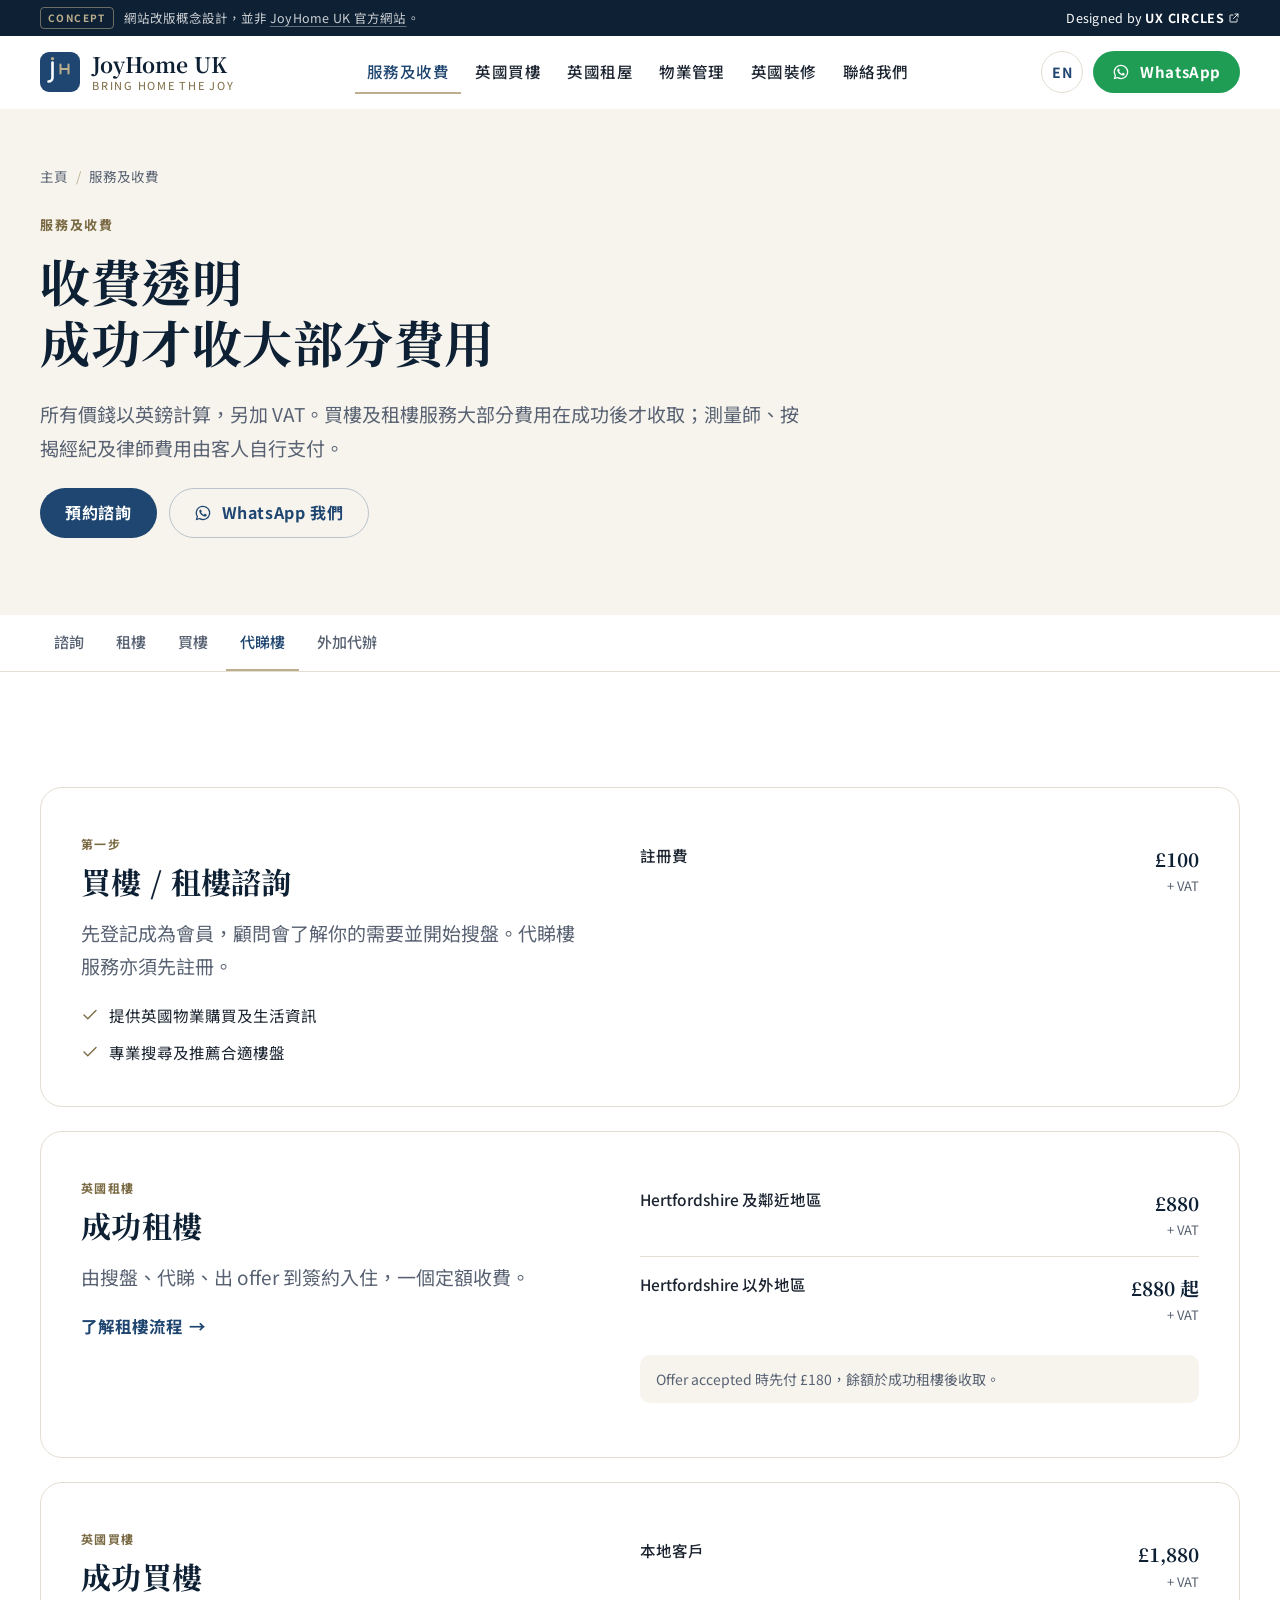
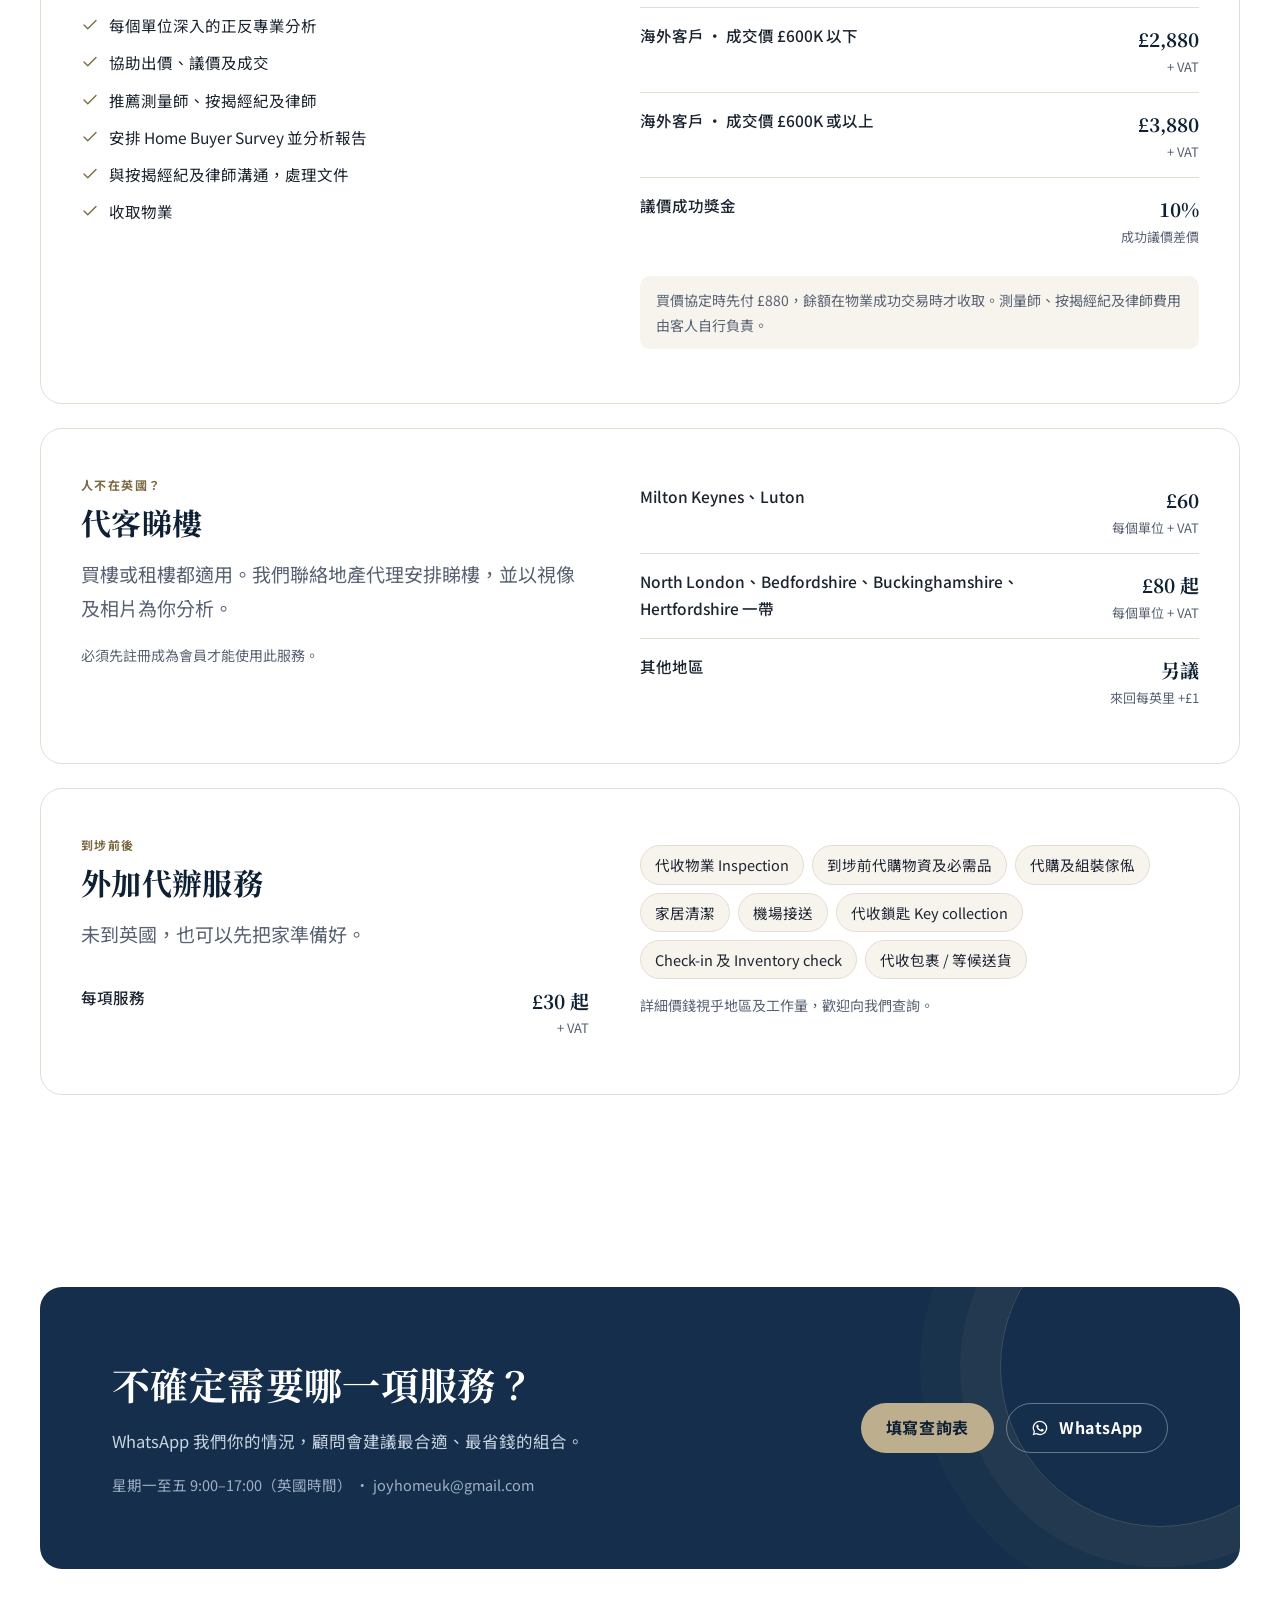
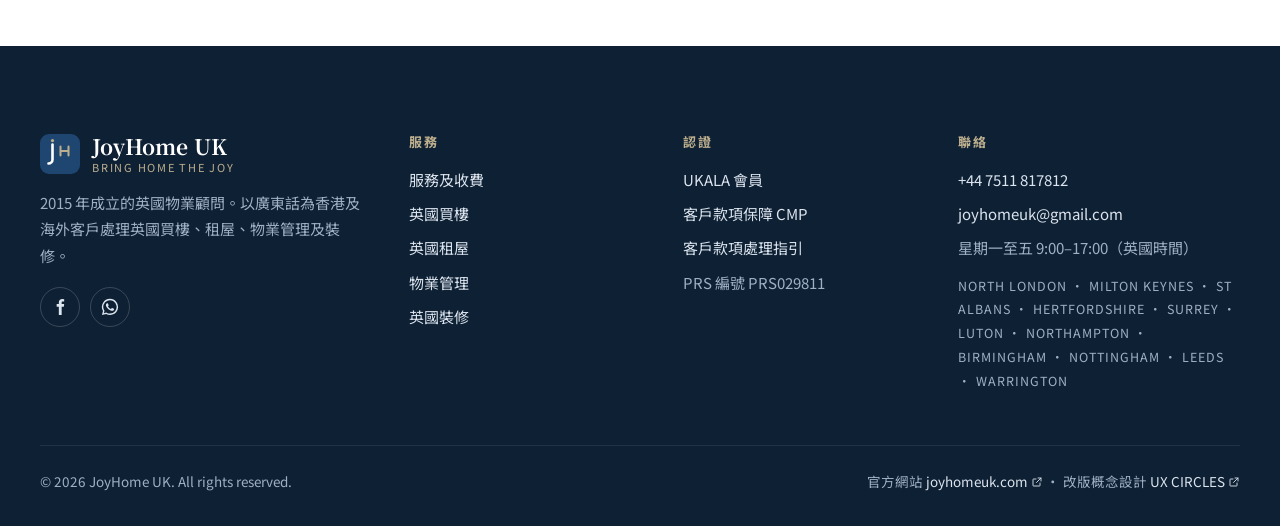
<file: services.html>
<!doctype html>
<html lang="zh-Hant-HK" class="no-js">
<head>
  <meta charset="utf-8">
  <meta name="viewport" content="width=device-width, initial-scale=1">
  <title>服務及收費 · JoyHome UK</title>
  <meta name="description" content="JoyHome UK 英國買樓、租樓、代睇樓及代辦服務收費。註冊費 £100，成功租樓 £880，成功買樓由 £1,880 起（另加 VAT）。">
  <meta name="robots" content="noindex, nofollow">
  <meta name="theme-color" content="#F7F4EE">
  <link rel="canonical" href="https://uxcircles.github.io/joyhomeuk/services">
  <link rel="alternate" hreflang="zh-Hant" href="https://uxcircles.github.io/joyhomeuk/services">
  <link rel="alternate" hreflang="en" href="https://uxcircles.github.io/joyhomeuk/en/services">
  <link rel="icon" href="assets/img/favicon.svg" type="image/svg+xml">
  <meta property="og:type" content="website">
  <meta property="og:site_name" content="JoyHome UK">
  <meta property="og:title" content="服務及收費 · JoyHome UK">
  <meta property="og:description" content="JoyHome UK 英國買樓、租樓、代睇樓及代辦服務收費。註冊費 £100，成功租樓 £880，成功買樓由 £1,880 起（另加 VAT）。">
  <meta property="og:url" content="https://uxcircles.github.io/joyhomeuk/services">
  <meta property="og:image" content="https://uxcircles.github.io/joyhomeuk/assets/img/hero.webp">
  <link rel="preconnect" href="https://fonts.googleapis.com">
  <link rel="preconnect" href="https://fonts.gstatic.com" crossorigin>
  <link href="https://fonts.googleapis.com/css2?family=Noto+Sans+TC:wght@400;500;700&family=Noto+Serif+TC:wght@600;700&display=swap" rel="stylesheet">
  <link rel="stylesheet" href="assets/css/style.css?v=3">
  <script>document.documentElement.classList.replace('no-js','js')</script>
</head>
<body>
  <a class="skip" href="#main">跳到主要內容</a>
  <svg width="0" height="0" style="position:absolute" aria-hidden="true">
  <symbol id="i-check" viewBox="0 0 24 24"><path d="M20 6 9 17l-5-5"/></symbol>
  <symbol id="i-alert" viewBox="0 0 24 24"><circle cx="12" cy="12" r="9"/><path d="M12 8v4.5M12 16h.01"/></symbol>
  <symbol id="i-phone" viewBox="0 0 24 24"><path d="M5 4h3.5l1.8 4.5-2.3 1.4a11 11 0 0 0 6.1 6.1l1.4-2.3L20 15.5V19a1.5 1.5 0 0 1-1.6 1.5A16.5 16.5 0 0 1 3.5 5.6 1.5 1.5 0 0 1 5 4Z"/></symbol>
  <symbol id="i-mail" viewBox="0 0 24 24"><rect x="3" y="5" width="18" height="14" rx="2"/><path d="m3.5 6.5 8.5 6.5 8.5-6.5"/></symbol>
  <symbol id="i-wa" viewBox="0 0 24 24"><path d="M12 2.2A9.7 9.7 0 0 0 3.6 16.8L2.3 21.7l5-1.3A9.7 9.7 0 1 0 12 2.2Zm0 17.7a8 8 0 0 1-4.1-1.1l-.3-.2-3 .8.8-2.9-.2-.3A8 8 0 1 1 12 19.9Zm4.4-6c-.2-.1-1.4-.7-1.7-.8-.2-.1-.4-.1-.5.1l-.8 1c-.1.2-.3.2-.5.1a6.6 6.6 0 0 1-3.3-2.9c-.2-.4.2-.4.7-1.3.1-.2 0-.3 0-.4l-.8-1.8c-.2-.5-.4-.4-.5-.4h-.5a.9.9 0 0 0-.6.3 2.7 2.7 0 0 0-.8 2c0 1.2.9 2.3 1 2.5.1.2 1.7 2.6 4.1 3.7 1.5.7 2.1.7 2.9.6.5-.1 1.4-.6 1.6-1.1.2-.6.2-1 .1-1.1l-.4-.3Z"/></symbol>
  <symbol id="i-ext" viewBox="0 0 24 24"><path d="M14 4h6v6M20 4l-9 9M18 14v5a1 1 0 0 1-1 1H5a1 1 0 0 1-1-1V7a1 1 0 0 1 1-1h5"/></symbol>
  <symbol id="i-shield" viewBox="0 0 24 24"><path d="M12 3 4.5 6v5.5c0 4.6 3.2 8.2 7.5 9.5 4.3-1.3 7.5-4.9 7.5-9.5V6L12 3Z"/><path d="m8.8 12 2.2 2.2 4.2-4.4"/></symbol>
  <symbol id="i-pin" viewBox="0 0 24 24"><path d="M12 21s-7-6.2-7-11.5a7 7 0 0 1 14 0C19 14.8 12 21 12 21Z"/><circle cx="12" cy="9.5" r="2.5"/></symbol>
  <symbol id="i-home" viewBox="0 0 24 24"><path d="M3.5 11 12 4l8.5 7"/><path d="M5.5 9.5V20h13V9.5"/><path d="M10 20v-5.5h4V20"/></symbol>
  <symbol id="i-key" viewBox="0 0 24 24"><circle cx="8" cy="15" r="4"/><path d="m10.8 12.2 8.7-8.7M16.5 6.5l2.5 2.5M14 9l2 2"/></symbol>
  <symbol id="i-clock" viewBox="0 0 24 24"><circle cx="12" cy="12" r="9"/><path d="M12 7v5l3 2"/></symbol>
  <symbol id="i-search" viewBox="0 0 24 24"><circle cx="11" cy="11" r="6.5"/><path d="m20 20-4.2-4.2"/></symbol>
  <symbol id="i-chat" viewBox="0 0 24 24"><path d="M4 5h16v11H9l-5 4V5Z"/><path d="M8 9.5h8M8 12.5h5"/></symbol>
  <symbol id="i-pound" viewBox="0 0 24 24"><path d="M16.5 6.5A3.8 3.8 0 0 0 9 7.5V19M6 19h12M6.5 12.5h7"/></symbol>
  <symbol id="i-tool" viewBox="0 0 24 24"><path d="M14.5 6.5a4 4 0 0 0 5 5L12 19a2.1 2.1 0 0 1-3-3l7.5-7.5"/><path d="M14.5 6.5 17 4l3 3-2.5 2.5"/></symbol>
  <symbol id="i-doc" viewBox="0 0 24 24"><path d="M6 3h8l4 4v14H6V3Z"/><path d="M14 3v4h4M9 12h6M9 16h6"/></symbol>
  <symbol id="i-eye" viewBox="0 0 24 24"><path d="M2.5 12S6 5.5 12 5.5 21.5 12 21.5 12 18 18.5 12 18.5 2.5 12 2.5 12Z"/><circle cx="12" cy="12" r="3"/></symbol>
  <symbol id="i-users" viewBox="0 0 24 24"><circle cx="9" cy="8" r="3.5"/><path d="M2.5 20a6.5 6.5 0 0 1 13 0"/><path d="M16 4.6a3.5 3.5 0 0 1 0 6.8M18.5 14a6.5 6.5 0 0 1 3 6"/></symbol>
  <symbol id="i-trend" viewBox="0 0 24 24"><path d="m3 17 6-6 4 4 8-8"/><path d="M15 7h6v6"/></symbol>
  <symbol id="i-fb" viewBox="0 0 24 24"><path d="M14 8.5V6.8c0-.8.2-1.3 1.4-1.3H17V2.6A21 21 0 0 0 14.6 2.5C12.2 2.5 10.6 4 10.6 6.6v1.9H8v3.2h2.6V21.5H14v-9.8h2.6l.4-3.2H14Z"/></symbol>
</svg>
  <div class="concept-bar" role="note">
    <div class="wrap concept-inner">
      <p><span class="concept-tag">Concept</span><span class="concept-long">網站改版概念設計，並非 <a href="https://joyhomeuk.com/" target="_blank" rel="noopener">JoyHome UK 官方網站</a>。</span></p>
      <a href="https://ux-circles.com/professionals" target="_blank" rel="noopener">Designed by <strong>UX CIRCLES</strong> <svg class="icon" aria-hidden="true"><use href="#i-ext"/></svg></a>
    </div>
  </div>
  <header class="site-header">
    <div class="wrap header-inner">
      <a class="brand" href="index.html" aria-label="JoyHome UK 主頁">
        <svg class="brand-mark" viewBox="0 0 40 40" aria-hidden="true"><rect width="40" height="40" rx="9" fill="#1F4670"/><path d="M12.5 10.5v15a4 4 0 0 1-4 4" fill="none" stroke="#fff" stroke-width="2.6" stroke-linecap="round"/><path d="M20.5 12.5v9M28.5 12.5v9M20.5 17h8" fill="none" stroke="#BDAF8E" stroke-width="2" stroke-linecap="round"/><circle cx="12.5" cy="6.6" r="1.6" fill="#BDAF8E"/></svg>
        <span class="brand-word"><span class="brand-name">JoyHome UK</span><span class="brand-tag">Bring Home the Joy</span></span>
      </a>
      <nav class="nav" id="site-nav" aria-label="主選單" data-nav>
        <ul class="nav-list">
          <li><a href="services.html" aria-current="page">服務及收費</a></li>
          <li><a href="buy.html">英國買樓</a></li>
          <li><a href="rent.html">英國租屋</a></li>
          <li><a href="management.html">物業管理</a></li>
          <li><a href="renovation.html">英國裝修</a></li>
          <li><a href="contact.html">聯絡我們</a></li>
        </ul>
        <div class="nav-extra">
          <a class="btn btn-wa" href="https://wa.me/447511817812" target="_blank" rel="noopener"><svg class="icon icon-fill" aria-hidden="true"><use href="#i-wa"/></svg>WhatsApp 查詢</a>
          <a class="btn btn-ghost" href="tel:+447511817812"><svg class="icon" aria-hidden="true"><use href="#i-phone"/></svg>+44 7511 817812</a>
        </div>
      </nav>
      <div class="header-cta">
        <a class="lang" href="en/services.html" lang="en" hreflang="en" aria-label="English">EN</a>
        <a class="btn btn-wa" href="https://wa.me/447511817812" target="_blank" rel="noopener"><svg class="icon icon-fill" aria-hidden="true"><use href="#i-wa"/></svg>WhatsApp</a>
        <button class="burger" type="button" aria-expanded="false" aria-controls="site-nav" aria-label="開啟選單" data-open="開啟選單" data-close="關閉選單"><span></span><span></span><span></span></button>
      </div>
    </div>
  </header>

  <main id="main">
    <section class="page-hero">
      <div class="wrap">
        <nav class="crumbs" aria-label="頁面位置"><ol><li><a href="index.html">主頁</a></li><li aria-current="page">服務及收費</li></ol></nav>
        <div class="page-hero-grid no-media">
          <div>
            <p class="eyebrow">服務及收費</p>
            <h1>收費透明<br>成功才收大部分費用</h1>
            <p class="lead">所有價錢以英鎊計算，另加 VAT。買樓及租樓服務大部分費用在成功後才收取；測量師、按揭經紀及律師費用由客人自行支付。</p>
          <div class="btn-row">
            <a class="btn btn-primary" href="contact.html">預約諮詢</a>
            <a class="btn btn-ghost" href="https://wa.me/447511817812" target="_blank" rel="noopener"><svg class="icon icon-fill" aria-hidden="true"><use href="#i-wa"/></svg>WhatsApp 我們</a>
          </div>
          </div>
        </div>
      </div>
    </section>

    <div class="subnav"><div class="wrap"><ul>
      <li><a href="#consult">諮詢</a></li><li><a href="#rent">租樓</a></li><li><a href="#buy">買樓</a></li><li><a href="#viewing">代睇樓</a></li><li><a href="#extras">外加代辦</a></li>
    </ul></div></div>

    <section class="section">
      <div class="wrap">
        <article class="fee-card reveal" id="consult">
          <div>
            <span class="tag">第一步</span>
            <h2>買樓 / 租樓諮詢</h2>
            <p class="lead">先登記成為會員，顧問會了解你的需要並開始搜盤。代睇樓服務亦須先註冊。</p>
            <ul class="checklist"><li><svg class="icon" aria-hidden="true"><use href="#i-check"/></svg><span>提供英國物業購買及生活資訊</span></li><li><svg class="icon" aria-hidden="true"><use href="#i-check"/></svg><span>專業搜尋及推薦合適樓盤</span></li></ul>
          </div>
          <div>
            <table class="fee-table"><tbody>
              <tr><th>註冊費</th><td>£100<small>+ VAT</small></td></tr>
            </tbody></table>
          </div>
        </article>

        <article class="fee-card reveal" id="rent">
          <div>
            <span class="tag">英國租樓</span>
            <h2>成功租樓</h2>
            <p class="lead">由搜盤、代睇、出 offer 到簽約入住，一個定額收費。</p>
            <a class="link-arrow" href="rent.html">了解租樓流程</a>
          </div>
          <div>
            <table class="fee-table"><tbody>
              <tr><th>Hertfordshire 及鄰近地區</th><td>£880<small>+ VAT</small></td></tr>
              <tr><th>Hertfordshire 以外地區</th><td>£880 起<small>+ VAT</small></td></tr>
            </tbody></table>
            <p class="fee-foot">Offer accepted 時先付 £180，餘額於成功租樓後收取。</p>
          </div>
        </article>

        <article class="fee-card reveal" id="buy">
          <div>
            <span class="tag">英國買樓</span>
            <h2>成功買樓</h2>
            <ul class="checklist"><li><svg class="icon" aria-hidden="true"><use href="#i-check"/></svg><span>每個單位深入的正反專業分析</span></li><li><svg class="icon" aria-hidden="true"><use href="#i-check"/></svg><span>協助出價、議價及成交</span></li><li><svg class="icon" aria-hidden="true"><use href="#i-check"/></svg><span>推薦測量師、按揭經紀及律師</span></li><li><svg class="icon" aria-hidden="true"><use href="#i-check"/></svg><span>安排 Home Buyer Survey 並分析報告</span></li><li><svg class="icon" aria-hidden="true"><use href="#i-check"/></svg><span>與按揭經紀及律師溝通，處理文件</span></li><li><svg class="icon" aria-hidden="true"><use href="#i-check"/></svg><span>收取物業</span></li></ul>
          </div>
          <div>
            <table class="fee-table"><tbody>
              <tr><th>本地客戶</th><td>£1,880<small>+ VAT</small></td></tr>
              <tr><th>海外客戶 · 成交價 £600K 以下</th><td>£2,880<small>+ VAT</small></td></tr>
              <tr><th>海外客戶 · 成交價 £600K 或以上</th><td>£3,880<small>+ VAT</small></td></tr>
              <tr><th>議價成功獎金</th><td>10%<small>成功議價差價</small></td></tr>
            </tbody></table>
            <p class="fee-foot">買價協定時先付 £880，餘額在物業成功交易時才收取。測量師、按揭經紀及律師費用由客人自行負責。</p>
          </div>
        </article>

        <article class="fee-card reveal" id="viewing">
          <div>
            <span class="tag">人不在英國？</span>
            <h2>代客睇樓</h2>
            <p class="lead">買樓或租樓都適用。我們聯絡地產代理安排睇樓，並以視像及相片為你分析。</p>
            <p class="note">必須先註冊成為會員才能使用此服務。</p>
          </div>
          <div>
            <table class="fee-table"><tbody>
              <tr><th>Milton Keynes、Luton</th><td>£60<small>每個單位 + VAT</small></td></tr>
              <tr><th>North London、Bedfordshire、Buckinghamshire、Hertfordshire 一帶</th><td>£80 起<small>每個單位 + VAT</small></td></tr>
              <tr><th>其他地區</th><td>另議<small>來回每英里 +£1</small></td></tr>
            </tbody></table>
          </div>
        </article>

        <article class="fee-card reveal" id="extras">
          <div>
            <span class="tag">到埗前後</span>
            <h2>外加代辦服務</h2>
            <p class="lead">未到英國，也可以先把家準備好。</p>
            <table class="fee-table"><tbody><tr><th>每項服務</th><td>£30 起<small>+ VAT</small></td></tr></tbody></table>
          </div>
          <div>
            <ul class="chips"><li>代收物業 Inspection</li><li>到埗前代購物資及必需品</li><li>代購及組裝傢俬</li><li>家居清潔</li><li>機場接送</li><li>代收鎖匙 Key collection</li><li>Check-in 及 Inventory check</li><li>代收包裹 / 等候送貨</li></ul>
            <p class="note">詳細價錢視乎地區及工作量，歡迎向我們查詢。</p>
          </div>
        </article>
      </div>
    </section>

    <section class="section tight">
      <div class="wrap">
        <div class="cta-band reveal">
          <div>
            <h2>不確定需要哪一項服務？</h2>
            <p>WhatsApp 我們你的情況，顧問會建議最合適、最省錢的組合。</p>
            <p class="contact-lines">星期一至五 9:00–17:00（英國時間） · joyhomeuk@gmail.com</p>
          </div>
          <div class="btn-row">
            <a class="btn btn-gold" href="contact.html">填寫查詢表</a>
            <a class="btn btn-ghost" href="https://wa.me/447511817812" target="_blank" rel="noopener"><svg class="icon icon-fill" aria-hidden="true"><use href="#i-wa"/></svg>WhatsApp</a>
          </div>
        </div>
      </div>
    </section>
  </main>

  <footer class="site-footer">
    <div class="wrap">
      <div class="footer-grid">
        <div>
          <a class="brand" href="index.html" aria-label="JoyHome UK 主頁">
            <svg class="brand-mark" viewBox="0 0 40 40" aria-hidden="true"><rect width="40" height="40" rx="9" fill="#1F4670"/><path d="M12.5 10.5v15a4 4 0 0 1-4 4" fill="none" stroke="#fff" stroke-width="2.6" stroke-linecap="round"/><path d="M20.5 12.5v9M28.5 12.5v9M20.5 17h8" fill="none" stroke="#BDAF8E" stroke-width="2" stroke-linecap="round"/><circle cx="12.5" cy="6.6" r="1.6" fill="#BDAF8E"/></svg>
            <span class="brand-word"><span class="brand-name">JoyHome UK</span><span class="brand-tag">Bring Home the Joy</span></span>
          </a>
          <p>2015 年成立的英國物業顧問。以廣東話為香港及海外客戶處理英國買樓、租屋、物業管理及裝修。</p>
          <div class="social"><a href="https://www.facebook.com/JoyhomeUK" target="_blank" rel="noopener" aria-label="JoyHome UK Facebook"><svg class="icon icon-fill" aria-hidden="true"><use href="#i-fb"/></svg></a><a href="https://wa.me/447511817812" target="_blank" rel="noopener" aria-label="WhatsApp"><svg class="icon icon-fill" aria-hidden="true"><use href="#i-wa"/></svg></a></div>
        </div>
        <div>
          <h4>服務</h4>
          <ul>
          <li><a href="services.html">服務及收費</a></li>
          <li><a href="buy.html">英國買樓</a></li>
          <li><a href="rent.html">英國租屋</a></li>
          <li><a href="management.html">物業管理</a></li>
          <li><a href="renovation.html">英國裝修</a></li>
          </ul>
        </div>
        <div>
          <h4>認證</h4>
          <ul>
            <li><a href="https://www.joyhomeuk.com/wp-content/uploads/2020/07/UKALA.pdf" target="_blank" rel="noopener">UKALA 會員</a></li>
            <li><a href="https://www.joyhomeuk.com/wp-content/uploads/2020/07/CMP.pdf" target="_blank" rel="noopener">客戶款項保障 CMP</a></li>
            <li><a href="https://www.joyhomeuk.com/wp-content/uploads/2020/07/UKALA-Client-Money-Handling.pdf" target="_blank" rel="noopener">客戶款項處理指引</a></li>
            <li>PRS 編號 PRS029811</li>
          </ul>
        </div>
        <div>
          <h4>聯絡</h4>
          <ul>
            <li><a href="tel:+447511817812">+44 7511 817812</a></li>
            <li><a href="mailto:joyhomeuk@gmail.com">joyhomeuk@gmail.com</a></li>
            <li>星期一至五 9:00–17:00（英國時間）</li>
          </ul>
          <p class="footer-areas">North London · Milton Keynes · St Albans · Hertfordshire · Surrey · Luton · Northampton · Birmingham · Nottingham · Leeds · Warrington</p>
        </div>
      </div>
      <div class="footer-bottom">
        <p>© <span data-year>2026</span> JoyHome UK. All rights reserved.</p>
        <p>官方網站 <a href="https://joyhomeuk.com/" target="_blank" rel="noopener">joyhomeuk.com <svg class="icon" aria-hidden="true"><use href="#i-ext"/></svg></a> · 改版概念設計 <a href="https://ux-circles.com/professionals" target="_blank" rel="noopener">UX CIRCLES <svg class="icon" aria-hidden="true"><use href="#i-ext"/></svg></a></p>
      </div>
    </div>
  </footer>

  <nav class="action-bar" aria-label="快速聯絡">
    <a class="is-wa" href="https://wa.me/447511817812" target="_blank" rel="noopener"><svg class="icon icon-fill" aria-hidden="true"><use href="#i-wa"/></svg>WhatsApp</a>
    <a href="tel:+447511817812"><svg class="icon" aria-hidden="true"><use href="#i-phone"/></svg>致電</a>
    <a href="mailto:joyhomeuk@gmail.com"><svg class="icon" aria-hidden="true"><use href="#i-mail"/></svg>電郵</a>
  </nav>
  <script src="assets/js/main.js?v=2" defer></script>
</body>
</html>
</file>
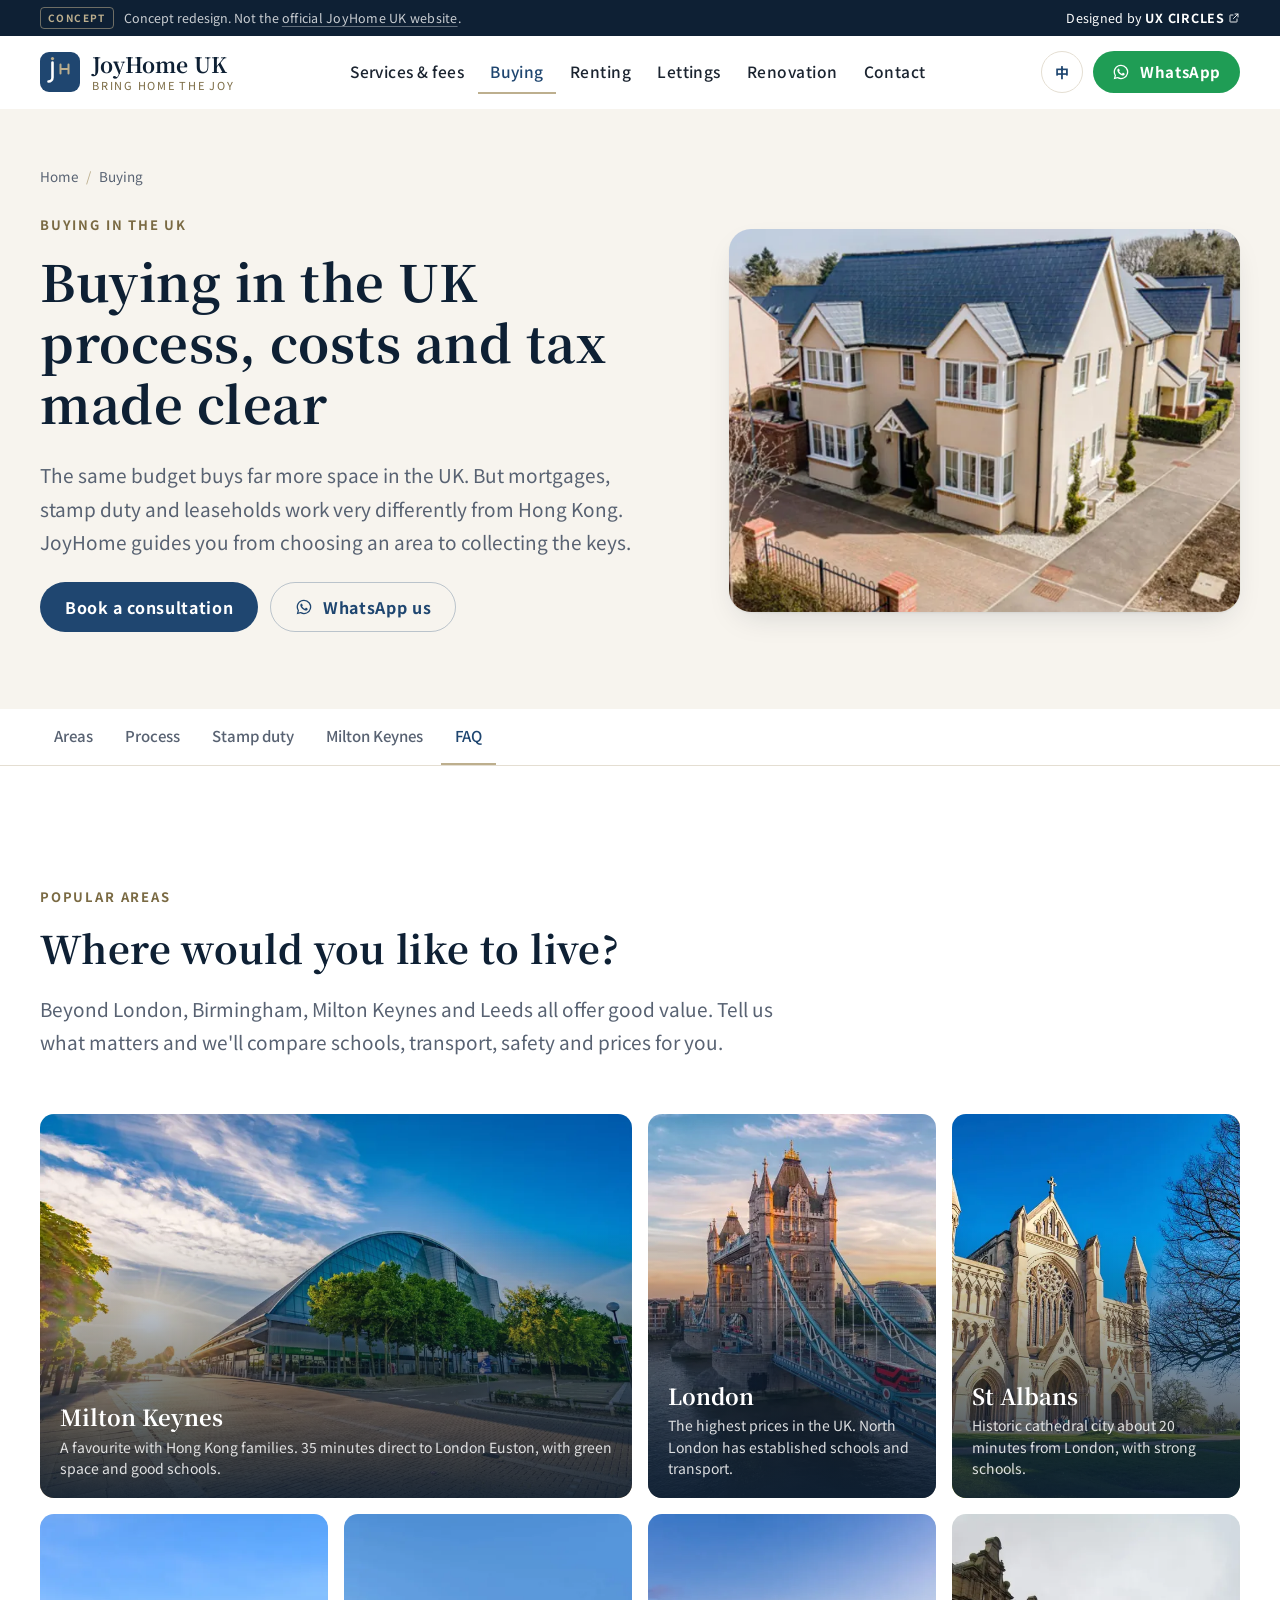
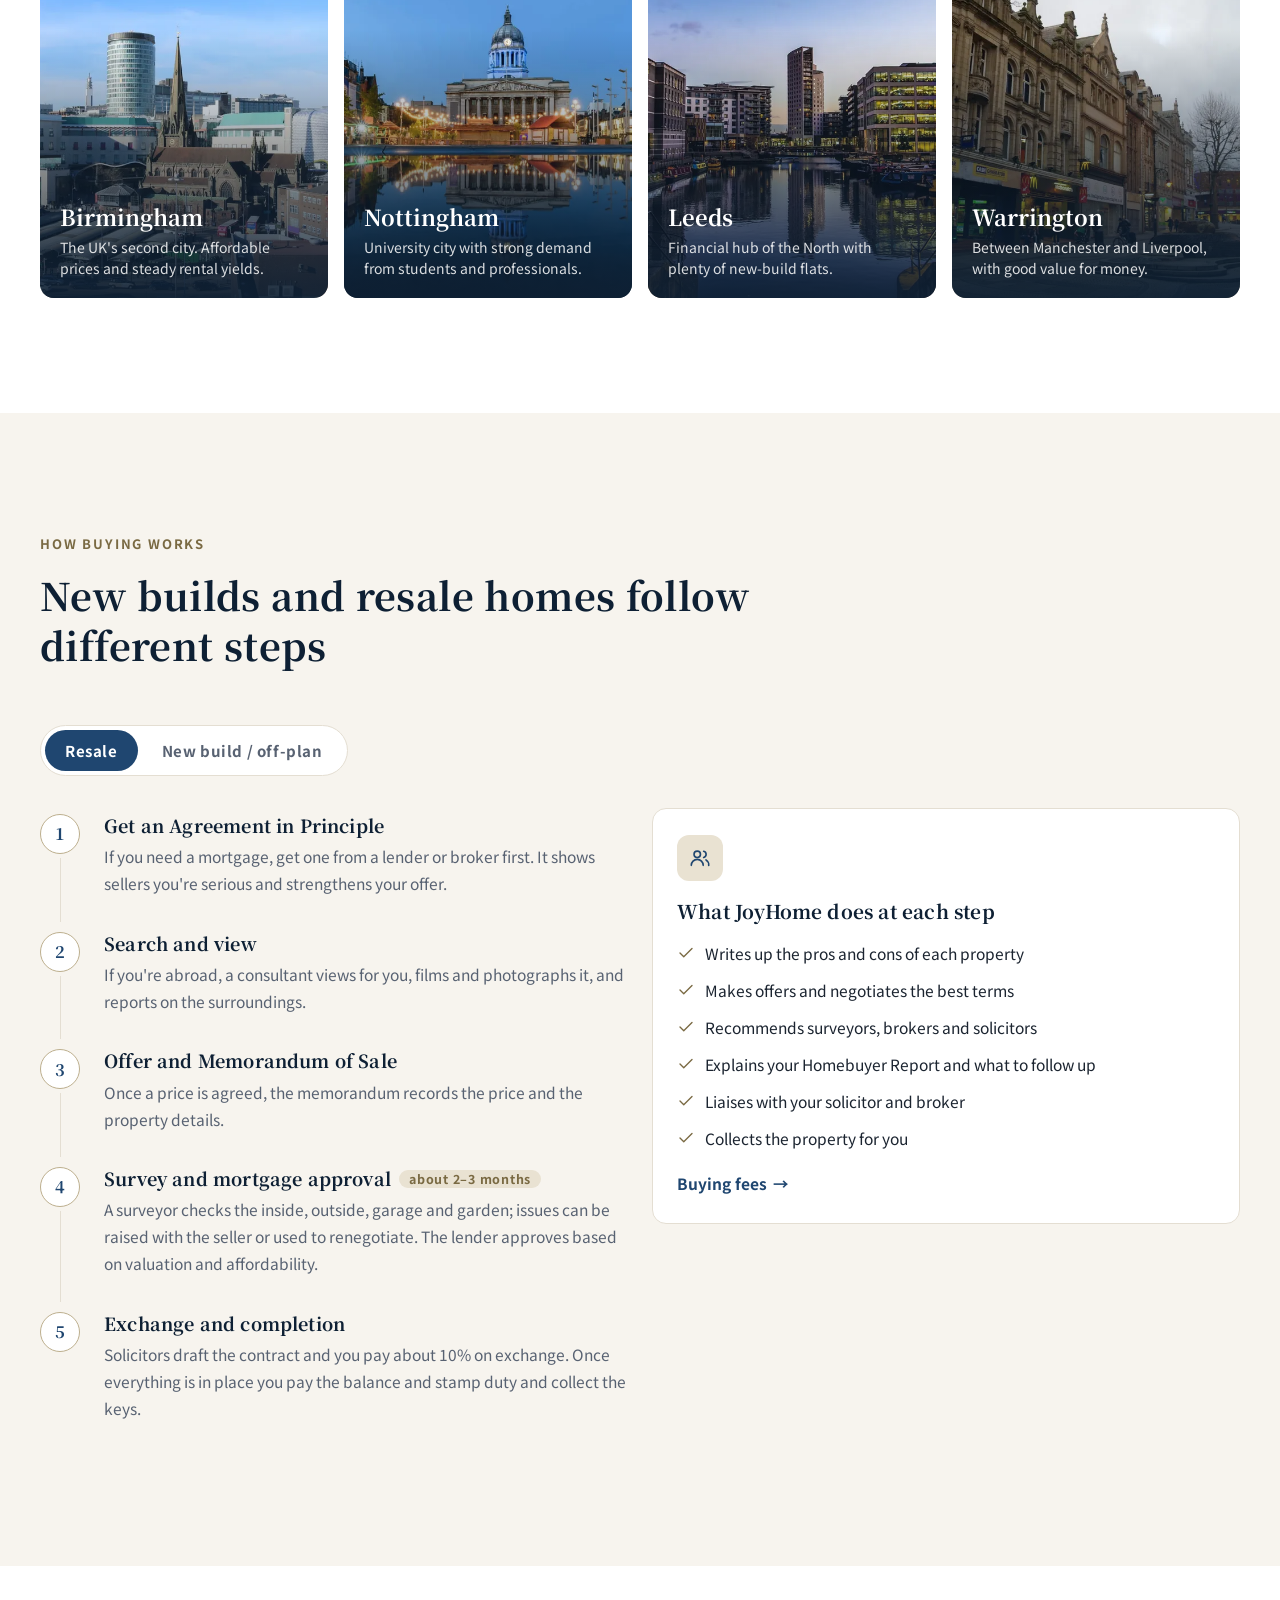
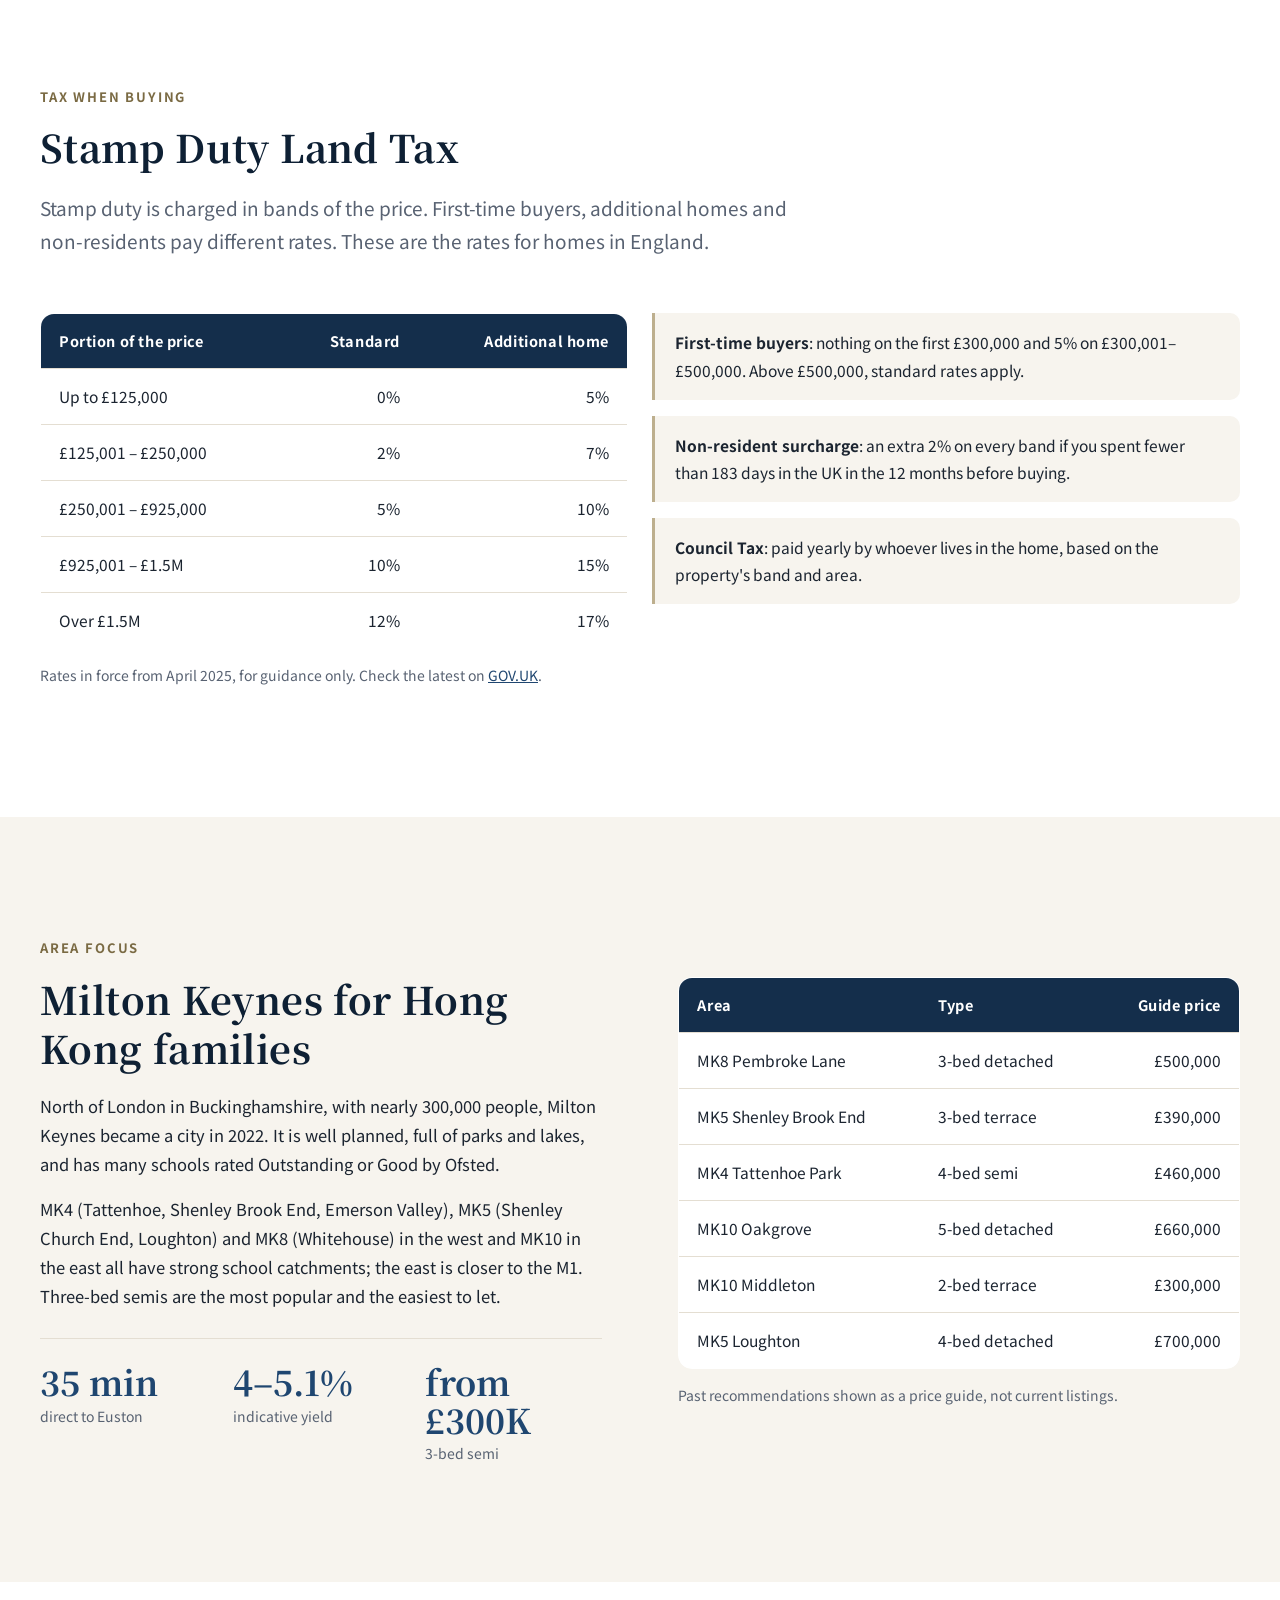
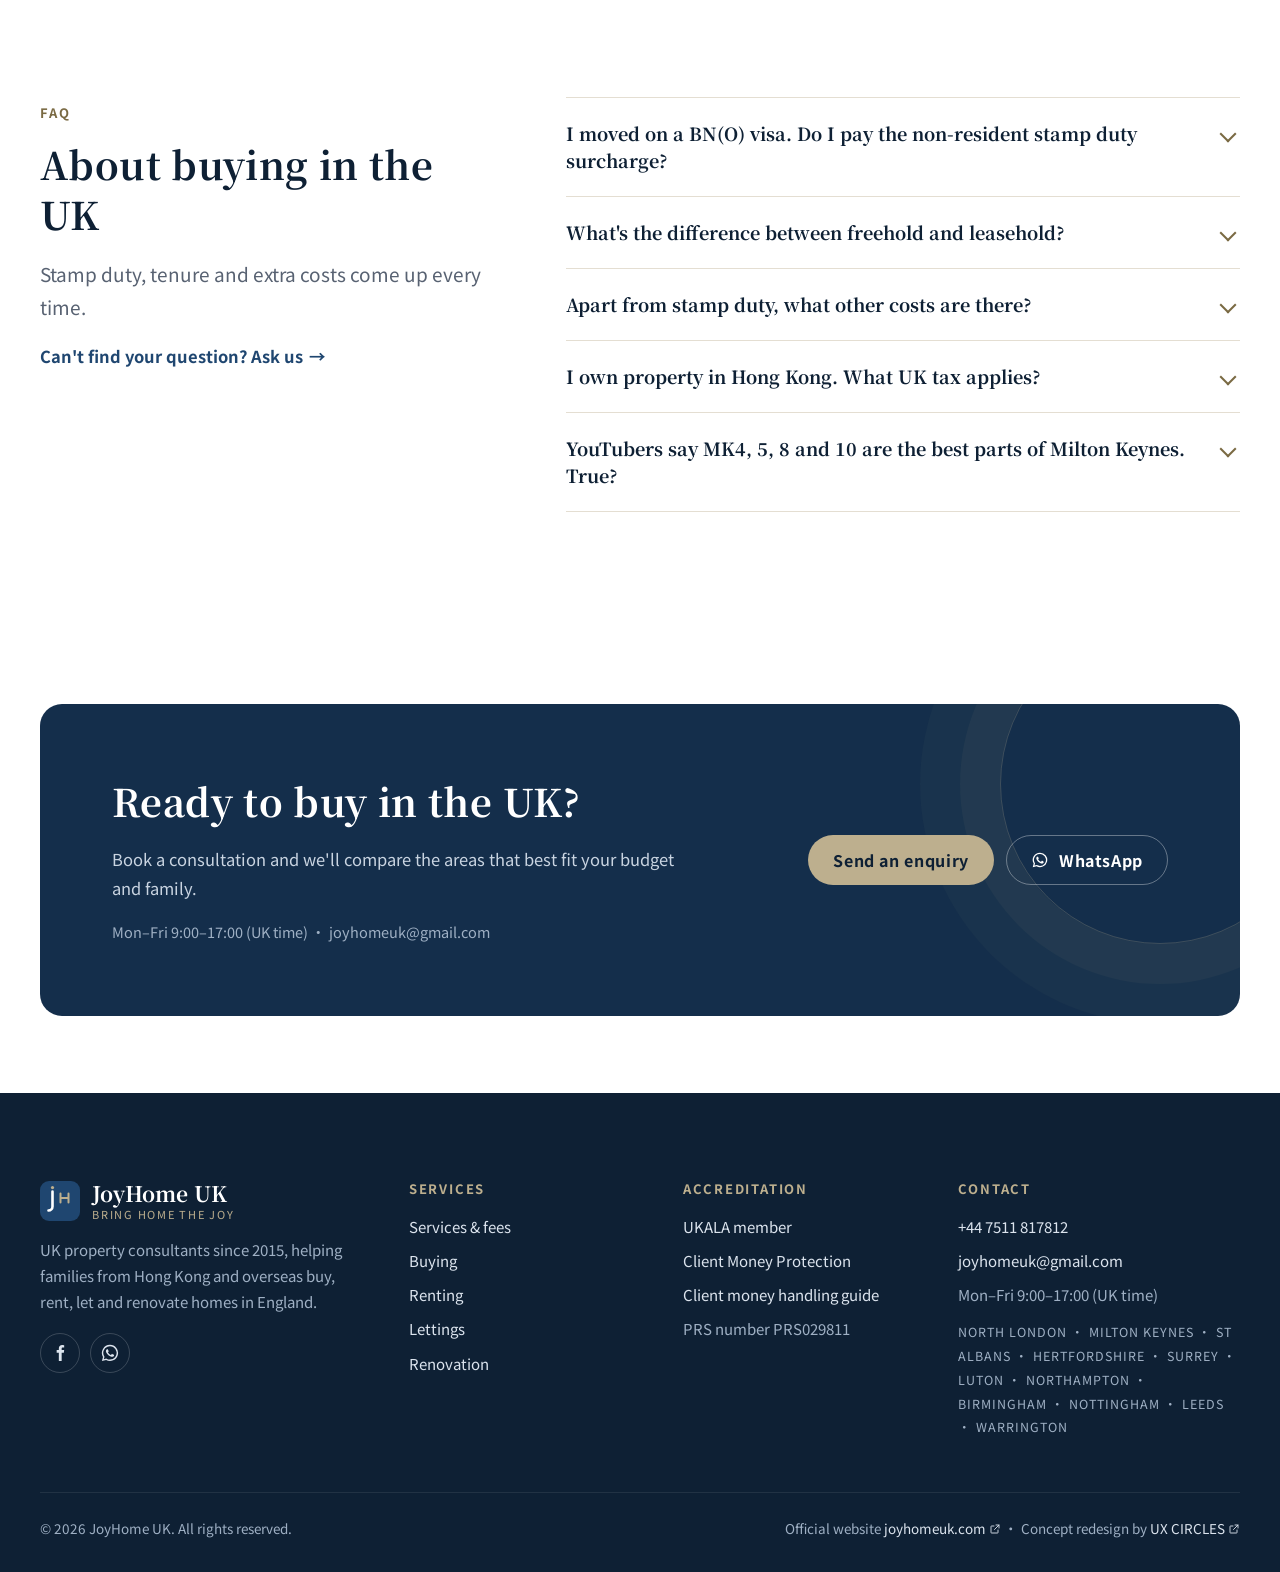
<file: en/buy.html>
<!doctype html>
<html lang="en-GB" class="no-js">
<head>
  <meta charset="utf-8">
  <meta name="viewport" content="width=device-width, initial-scale=1">
  <title>Buying in the UK · process, stamp duty and areas | JoyHome UK</title>
  <meta name="description" content="How buying a home in the UK works, stamp duty, freehold and leasehold, and popular areas such as Milton Keynes. JoyHome UK supports you from search to keys.">
  <meta name="robots" content="noindex, nofollow">
  <meta name="theme-color" content="#F7F4EE">
  <link rel="canonical" href="https://uxcircles.github.io/joyhomeuk/en/buy">
  <link rel="alternate" hreflang="zh-Hant" href="https://uxcircles.github.io/joyhomeuk/buy">
  <link rel="alternate" hreflang="en" href="https://uxcircles.github.io/joyhomeuk/en/buy">
  <link rel="icon" href="../assets/img/favicon.svg" type="image/svg+xml">
  <meta property="og:type" content="website">
  <meta property="og:site_name" content="JoyHome UK">
  <meta property="og:title" content="Buying in the UK · process, stamp duty and areas | JoyHome UK">
  <meta property="og:description" content="How buying a home in the UK works, stamp duty, freehold and leasehold, and popular areas such as Milton Keynes. JoyHome UK supports you from search to keys.">
  <meta property="og:url" content="https://uxcircles.github.io/joyhomeuk/en/buy">
  <meta property="og:image" content="https://uxcircles.github.io/joyhomeuk/assets/img/hero.webp">
  <link rel="preconnect" href="https://fonts.googleapis.com">
  <link rel="preconnect" href="https://fonts.gstatic.com" crossorigin>
  <link href="https://fonts.googleapis.com/css2?family=Noto+Sans+TC:wght@400;500;700&family=Noto+Serif+TC:wght@600;700&display=swap" rel="stylesheet">
  <link rel="stylesheet" href="../assets/css/style.css?v=3">
  <script>document.documentElement.classList.replace('no-js','js')</script>
</head>
<body>
  <a class="skip" href="#main">Skip to main content</a>
  <svg width="0" height="0" style="position:absolute" aria-hidden="true">
  <symbol id="i-check" viewBox="0 0 24 24"><path d="M20 6 9 17l-5-5"/></symbol>
  <symbol id="i-alert" viewBox="0 0 24 24"><circle cx="12" cy="12" r="9"/><path d="M12 8v4.5M12 16h.01"/></symbol>
  <symbol id="i-phone" viewBox="0 0 24 24"><path d="M5 4h3.5l1.8 4.5-2.3 1.4a11 11 0 0 0 6.1 6.1l1.4-2.3L20 15.5V19a1.5 1.5 0 0 1-1.6 1.5A16.5 16.5 0 0 1 3.5 5.6 1.5 1.5 0 0 1 5 4Z"/></symbol>
  <symbol id="i-mail" viewBox="0 0 24 24"><rect x="3" y="5" width="18" height="14" rx="2"/><path d="m3.5 6.5 8.5 6.5 8.5-6.5"/></symbol>
  <symbol id="i-wa" viewBox="0 0 24 24"><path d="M12 2.2A9.7 9.7 0 0 0 3.6 16.8L2.3 21.7l5-1.3A9.7 9.7 0 1 0 12 2.2Zm0 17.7a8 8 0 0 1-4.1-1.1l-.3-.2-3 .8.8-2.9-.2-.3A8 8 0 1 1 12 19.9Zm4.4-6c-.2-.1-1.4-.7-1.7-.8-.2-.1-.4-.1-.5.1l-.8 1c-.1.2-.3.2-.5.1a6.6 6.6 0 0 1-3.3-2.9c-.2-.4.2-.4.7-1.3.1-.2 0-.3 0-.4l-.8-1.8c-.2-.5-.4-.4-.5-.4h-.5a.9.9 0 0 0-.6.3 2.7 2.7 0 0 0-.8 2c0 1.2.9 2.3 1 2.5.1.2 1.7 2.6 4.1 3.7 1.5.7 2.1.7 2.9.6.5-.1 1.4-.6 1.6-1.1.2-.6.2-1 .1-1.1l-.4-.3Z"/></symbol>
  <symbol id="i-ext" viewBox="0 0 24 24"><path d="M14 4h6v6M20 4l-9 9M18 14v5a1 1 0 0 1-1 1H5a1 1 0 0 1-1-1V7a1 1 0 0 1 1-1h5"/></symbol>
  <symbol id="i-shield" viewBox="0 0 24 24"><path d="M12 3 4.5 6v5.5c0 4.6 3.2 8.2 7.5 9.5 4.3-1.3 7.5-4.9 7.5-9.5V6L12 3Z"/><path d="m8.8 12 2.2 2.2 4.2-4.4"/></symbol>
  <symbol id="i-pin" viewBox="0 0 24 24"><path d="M12 21s-7-6.2-7-11.5a7 7 0 0 1 14 0C19 14.8 12 21 12 21Z"/><circle cx="12" cy="9.5" r="2.5"/></symbol>
  <symbol id="i-home" viewBox="0 0 24 24"><path d="M3.5 11 12 4l8.5 7"/><path d="M5.5 9.5V20h13V9.5"/><path d="M10 20v-5.5h4V20"/></symbol>
  <symbol id="i-key" viewBox="0 0 24 24"><circle cx="8" cy="15" r="4"/><path d="m10.8 12.2 8.7-8.7M16.5 6.5l2.5 2.5M14 9l2 2"/></symbol>
  <symbol id="i-clock" viewBox="0 0 24 24"><circle cx="12" cy="12" r="9"/><path d="M12 7v5l3 2"/></symbol>
  <symbol id="i-search" viewBox="0 0 24 24"><circle cx="11" cy="11" r="6.5"/><path d="m20 20-4.2-4.2"/></symbol>
  <symbol id="i-chat" viewBox="0 0 24 24"><path d="M4 5h16v11H9l-5 4V5Z"/><path d="M8 9.5h8M8 12.5h5"/></symbol>
  <symbol id="i-pound" viewBox="0 0 24 24"><path d="M16.5 6.5A3.8 3.8 0 0 0 9 7.5V19M6 19h12M6.5 12.5h7"/></symbol>
  <symbol id="i-tool" viewBox="0 0 24 24"><path d="M14.5 6.5a4 4 0 0 0 5 5L12 19a2.1 2.1 0 0 1-3-3l7.5-7.5"/><path d="M14.5 6.5 17 4l3 3-2.5 2.5"/></symbol>
  <symbol id="i-doc" viewBox="0 0 24 24"><path d="M6 3h8l4 4v14H6V3Z"/><path d="M14 3v4h4M9 12h6M9 16h6"/></symbol>
  <symbol id="i-eye" viewBox="0 0 24 24"><path d="M2.5 12S6 5.5 12 5.5 21.5 12 21.5 12 18 18.5 12 18.5 2.5 12 2.5 12Z"/><circle cx="12" cy="12" r="3"/></symbol>
  <symbol id="i-users" viewBox="0 0 24 24"><circle cx="9" cy="8" r="3.5"/><path d="M2.5 20a6.5 6.5 0 0 1 13 0"/><path d="M16 4.6a3.5 3.5 0 0 1 0 6.8M18.5 14a6.5 6.5 0 0 1 3 6"/></symbol>
  <symbol id="i-trend" viewBox="0 0 24 24"><path d="m3 17 6-6 4 4 8-8"/><path d="M15 7h6v6"/></symbol>
  <symbol id="i-fb" viewBox="0 0 24 24"><path d="M14 8.5V6.8c0-.8.2-1.3 1.4-1.3H17V2.6A21 21 0 0 0 14.6 2.5C12.2 2.5 10.6 4 10.6 6.6v1.9H8v3.2h2.6V21.5H14v-9.8h2.6l.4-3.2H14Z"/></symbol>
</svg>
  <div class="concept-bar" role="note">
    <div class="wrap concept-inner">
      <p><span class="concept-tag">Concept</span><span class="concept-long">Concept redesign. Not the <a href="https://joyhomeuk.com/" target="_blank" rel="noopener">official JoyHome UK website</a>.</span></p>
      <a href="https://ux-circles.com/professionals" target="_blank" rel="noopener">Designed by <strong>UX CIRCLES</strong> <svg class="icon" aria-hidden="true"><use href="#i-ext"/></svg></a>
    </div>
  </div>
  <header class="site-header">
    <div class="wrap header-inner">
      <a class="brand" href="index.html" aria-label="JoyHome UK home">
        <svg class="brand-mark" viewBox="0 0 40 40" aria-hidden="true"><rect width="40" height="40" rx="9" fill="#1F4670"/><path d="M12.5 10.5v15a4 4 0 0 1-4 4" fill="none" stroke="#fff" stroke-width="2.6" stroke-linecap="round"/><path d="M20.5 12.5v9M28.5 12.5v9M20.5 17h8" fill="none" stroke="#BDAF8E" stroke-width="2" stroke-linecap="round"/><circle cx="12.5" cy="6.6" r="1.6" fill="#BDAF8E"/></svg>
        <span class="brand-word"><span class="brand-name">JoyHome UK</span><span class="brand-tag">Bring Home the Joy</span></span>
      </a>
      <nav class="nav" id="site-nav" aria-label="Main menu" data-nav>
        <ul class="nav-list">
          <li><a href="services.html">Services & fees</a></li>
          <li><a href="buy.html" aria-current="page">Buying</a></li>
          <li><a href="rent.html">Renting</a></li>
          <li><a href="management.html">Lettings</a></li>
          <li><a href="renovation.html">Renovation</a></li>
          <li><a href="contact.html">Contact</a></li>
        </ul>
        <div class="nav-extra">
          <a class="btn btn-wa" href="https://wa.me/447511817812" target="_blank" rel="noopener"><svg class="icon icon-fill" aria-hidden="true"><use href="#i-wa"/></svg>WhatsApp us</a>
          <a class="btn btn-ghost" href="tel:+447511817812"><svg class="icon" aria-hidden="true"><use href="#i-phone"/></svg>+44 7511 817812</a>
        </div>
      </nav>
      <div class="header-cta">
        <a class="lang" href="../buy.html" lang="zh-Hant-HK" hreflang="zh-Hant-HK" aria-label="繁體中文">中</a>
        <a class="btn btn-wa" href="https://wa.me/447511817812" target="_blank" rel="noopener"><svg class="icon icon-fill" aria-hidden="true"><use href="#i-wa"/></svg>WhatsApp</a>
        <button class="burger" type="button" aria-expanded="false" aria-controls="site-nav" aria-label="Open menu" data-open="Open menu" data-close="Close menu"><span></span><span></span><span></span></button>
      </div>
    </div>
  </header>

  <main id="main">
    <section class="page-hero">
      <div class="wrap">
        <nav class="crumbs" aria-label="Breadcrumb"><ol><li><a href="index.html">Home</a></li><li aria-current="page">Buying</li></ol></nav>
        <div class="page-hero-grid">
          <div>
            <p class="eyebrow">Buying in the UK</p>
            <h1>Buying in the UK<br>process, costs and tax made clear</h1>
            <p class="lead">The same budget buys far more space in the UK. But mortgages, stamp duty and leaseholds work very differently from Hong Kong. JoyHome guides you from choosing an area to collecting the keys.</p>
          <div class="btn-row">
            <a class="btn btn-primary" href="contact.html">Book a consultation</a>
            <a class="btn btn-ghost" href="https://wa.me/447511817812" target="_blank" rel="noopener"><svg class="icon icon-fill" aria-hidden="true"><use href="#i-wa"/></svg>WhatsApp us</a>
          </div>
          </div>
        <div class="page-hero-media"><img src="../assets/img/buy.webp" alt="A new-build housing development" width="1024" height="768"></div>
        </div>
      </div>
    </section>

    <div class="subnav"><div class="wrap"><ul>
      <li><a href="#areas">Areas</a></li><li><a href="#process">Process</a></li><li><a href="#tax">Stamp duty</a></li><li><a href="#mk">Milton Keynes</a></li><li><a href="#faq">FAQ</a></li>
    </ul></div></div>

    <section class="section" id="areas">
      <div class="wrap">
        <div class="head">
          <p class="eyebrow">Popular areas</p>
          <h2>Where would you like to live?</h2>
          <p class="lead">Beyond London, Birmingham, Milton Keynes and Leeds all offer good value. Tell us what matters and we'll compare schools, transport, safety and prices for you.</p>
        </div>
        <div class="cities">
          <a class="city is-wide reveal" href="#mk">
            <img src="../assets/img/city-mk.webp" srcset="../assets/img/city-mk.webp 900w, ../assets/img/city-mk-1600.webp 1600w" sizes="(max-width: 520px) 100vw, 50vw" alt="Milton Keynes railway station" loading="lazy" width="900" height="600">
            <div class="city-body"><b>Milton Keynes</b><p>A favourite with Hong Kong families. 35 minutes direct to London Euston, with green space and good schools.</p></div>
          </a>
          <a class="city reveal" href="contact.html">
            <img src="../assets/img/city-london.webp" alt="London" loading="lazy" width="900" height="675">
            <div class="city-body"><b>London</b><p>The highest prices in the UK. North London has established schools and transport.</p></div>
          </a>
          <a class="city reveal" href="contact.html">
            <img src="../assets/img/city-stalbans.webp" alt="St Albans" loading="lazy" width="900" height="675">
            <div class="city-body"><b>St Albans</b><p>Historic cathedral city about 20 minutes from London, with strong schools.</p></div>
          </a>
          <a class="city reveal" href="contact.html">
            <img src="../assets/img/city-birmingham.webp" alt="Birmingham" loading="lazy" width="900" height="675">
            <div class="city-body"><b>Birmingham</b><p>The UK's second city. Affordable prices and steady rental yields.</p></div>
          </a>
          <a class="city reveal" href="contact.html">
            <img src="../assets/img/city-nottingham.webp" alt="Nottingham" loading="lazy" width="900" height="675">
            <div class="city-body"><b>Nottingham</b><p>University city with strong demand from students and professionals.</p></div>
          </a>
          <a class="city reveal" href="contact.html">
            <img src="../assets/img/city-leeds.webp" alt="Leeds" loading="lazy" width="900" height="675">
            <div class="city-body"><b>Leeds</b><p>Financial hub of the North with plenty of new-build flats.</p></div>
          </a>
          <a class="city reveal" href="contact.html">
            <img src="../assets/img/city-warrington.webp" alt="Warrington" loading="lazy" width="900" height="675">
            <div class="city-body"><b>Warrington</b><p>Between Manchester and Liverpool, with good value for money.</p></div>
          </a>
        </div>
      </div>
    </section>

    <section class="section bg-cream" id="process">
      <div class="wrap">
        <div class="head">
          <p class="eyebrow">How buying works</p>
          <h2>New builds and resale homes follow different steps</h2>
        </div>
        <div class="tabs" role="tablist" aria-label="Type of purchase">
          <button role="tab" id="tab-resale" aria-controls="panel-resale" aria-selected="true">Resale</button>
          <button role="tab" id="tab-new" aria-controls="panel-new" aria-selected="false" tabindex="-1">New build / off-plan</button>
        </div>
        <div class="grid-2">
          <div>
            <div role="tabpanel" id="panel-resale" aria-labelledby="tab-resale">
              <ol class="timeline">
                <li><h3>Get an Agreement in Principle</h3><p>If you need a mortgage, get one from a lender or broker first. It shows sellers you're serious and strengthens your offer.</p></li>
                <li><h3>Search and view</h3><p>If you're abroad, a consultant views for you, films and photographs it, and reports on the surroundings.</p></li>
                <li><h3>Offer and Memorandum of Sale</h3><p>Once a price is agreed, the memorandum records the price and the property details.</p></li>
                <li><h3>Survey and mortgage approval<span class="when">about 2–3 months</span></h3><p>A surveyor checks the inside, outside, garage and garden; issues can be raised with the seller or used to renegotiate. The lender approves based on valuation and affordability.</p></li>
                <li><h3>Exchange and completion</h3><p>Solicitors draft the contract and you pay about 10% on exchange. Once everything is in place you pay the balance and stamp duty and collect the keys.</p></li>
              </ol>
            </div>
            <div role="tabpanel" id="panel-new" aria-labelledby="tab-new" hidden>
              <ol class="timeline">
                <li><h3>Reservation agreement</h3><p>Choose a plot and pay a reservation fee, from a few hundred to a few thousand pounds depending on the developer.</p></li>
                <li><h3>Instruct a solicitor and exchange</h3><p>Sign the contract and usually pay about 10% of the price as a deposit.</p></li>
                <li><h3>Mortgage<span class="when">about 6 months before handover</span></h3><p>If you need a mortgage, we introduce a broker to find a suitable product.</p></li>
                <li><h3>Snagging inspection</h3><p>An inspector checks the home before handover and lists anything the developer must fix.</p></li>
                <li><h3>Completion and keys</h3><p>Pay the balance, stamp duty and fees, and move in.</p></li>
              </ol>
            </div>
          </div>
          <div>
            <div class="card">
              <div class="card-icon"><svg class="icon" aria-hidden="true"><use href="#i-users"/></svg></div>
              <h3>What JoyHome does at each step</h3>
              <ul class="checklist"><li><svg class="icon" aria-hidden="true"><use href="#i-check"/></svg><span>Writes up the pros and cons of each property</span></li><li><svg class="icon" aria-hidden="true"><use href="#i-check"/></svg><span>Makes offers and negotiates the best terms</span></li><li><svg class="icon" aria-hidden="true"><use href="#i-check"/></svg><span>Recommends surveyors, brokers and solicitors</span></li><li><svg class="icon" aria-hidden="true"><use href="#i-check"/></svg><span>Explains your Homebuyer Report and what to follow up</span></li><li><svg class="icon" aria-hidden="true"><use href="#i-check"/></svg><span>Liaises with your solicitor and broker</span></li><li><svg class="icon" aria-hidden="true"><use href="#i-check"/></svg><span>Collects the property for you</span></li></ul>
              <p style="margin-top:18px"><a class="link-arrow" href="services.html#buy">Buying fees</a></p>
            </div>
          </div>
        </div>
      </div>
    </section>

    <section class="section" id="tax">
      <div class="wrap">
        <div class="head">
          <p class="eyebrow">Tax when buying</p>
          <h2>Stamp Duty Land Tax</h2>
          <p class="lead">Stamp duty is charged in bands of the price. First-time buyers, additional homes and non-residents pay different rates. These are the rates for homes in England.</p>
        </div>
        <div class="grid-2">
          <div class="table-scroll">
            <table class="data-table">
              <thead><tr><th>Portion of the price</th><th class="num">Standard</th><th class="num">Additional home</th></tr></thead>
              <tbody>
                <tr><td>Up to £125,000</td><td class="num">0%</td><td class="num">5%</td></tr>
                <tr><td>£125,001 – £250,000</td><td class="num">2%</td><td class="num">7%</td></tr>
                <tr><td>£250,001 – £925,000</td><td class="num">5%</td><td class="num">10%</td></tr>
                <tr><td>£925,001 – £1.5M</td><td class="num">10%</td><td class="num">15%</td></tr>
                <tr><td>Over £1.5M</td><td class="num">12%</td><td class="num">17%</td></tr>
              </tbody>
            </table>
            <p class="note">Rates in force from April 2025, for guidance only. Check the latest on <a href="https://www.gov.uk/stamp-duty-land-tax/residential-property-rates" target="_blank" rel="noopener">GOV.UK</a>.</p>
          </div>
          <div style="display:grid;gap:16px;align-content:start">
            <div class="callout"><p><b>First-time buyers</b>: nothing on the first £300,000 and 5% on £300,001–£500,000. Above £500,000, standard rates apply.</p></div>
            <div class="callout"><p><b>Non-resident surcharge</b>: an extra 2% on every band if you spent fewer than 183 days in the UK in the 12 months before buying.</p></div>
            <div class="callout"><p><b>Council Tax</b>: paid yearly by whoever lives in the home, based on the property's band and area.</p></div>
          </div>
        </div>
      </div>
    </section>

    <section class="section bg-cream" id="mk">
      <div class="wrap">
        <div class="split">
          <div>
            <p class="eyebrow">Area focus</p>
            <h2>Milton Keynes for Hong Kong families</h2>
            <p>North of London in Buckinghamshire, with nearly 300,000 people, Milton Keynes became a city in 2022. It is well planned, full of parks and lakes, and has many schools rated Outstanding or Good by Ofsted.</p>
            <p>MK4 (Tattenhoe, Shenley Brook End, Emerson Valley), MK5 (Shenley Church End, Loughton) and MK8 (Whitehouse) in the west and MK10 in the east all have strong school catchments; the east is closer to the M1. Three-bed semis are the most popular and the easiest to let.</p>
            <div class="facts">
              <div><b>35 min</b><span>direct to Euston</span></div>
              <div><b>4–5.1%</b><span>indicative yield</span></div>
              <div><b>from £300K</b><span>3-bed semi</span></div>
            </div>
          </div>
          <div>
            <div class="table-scroll">
              <table class="data-table">
                <thead><tr><th>Area</th><th>Type</th><th class="num">Guide price</th></tr></thead>
                <tbody><tr><td>MK8 Pembroke Lane</td><td>3-bed detached</td><td class="num">£500,000</td></tr><tr><td>MK5 Shenley Brook End</td><td>3-bed terrace</td><td class="num">£390,000</td></tr><tr><td>MK4 Tattenhoe Park</td><td>4-bed semi</td><td class="num">£460,000</td></tr><tr><td>MK10 Oakgrove</td><td>5-bed detached</td><td class="num">£660,000</td></tr><tr><td>MK10 Middleton</td><td>2-bed terrace</td><td class="num">£300,000</td></tr><tr><td>MK5 Loughton</td><td>4-bed detached</td><td class="num">£700,000</td></tr></tbody>
              </table>
            </div>
            <p class="note">Past recommendations shown as a price guide, not current listings.</p>
          </div>
        </div>
      </div>
    </section>

    <section class="section" id="faq">
      <div class="wrap faq-wrap">
        <div class="head">
          <p class="eyebrow">FAQ</p>
          <h2>About buying in the UK</h2>
          <p class="lead">Stamp duty, tenure and extra costs come up every time.</p>
          <a class="link-arrow" href="contact.html">Can't find your question? Ask us</a>
        </div>
        <div class="faq">
          <details>
            <summary>I moved on a BN(O) visa. Do I pay the non-resident stamp duty surcharge?</summary>
            <div class="faq-a"><p>The extra 2% depends on how long you have been in the UK, not on your visa or passport. If you spent fewer than 183 days in the UK in the 12 months before buying, it usually applies. Families who buy soon after arriving should watch for this; in some cases it can be reclaimed later. Confirm your situation with your solicitor.</p></div>
          </details>
          <details>
            <summary>What's the difference between freehold and leasehold?</summary>
            <div class="faq-a"><p>Freehold means you own the building and the land outright. Leasehold means you own the home for a fixed term, often 99 to 999 years, and pay ground rent, service charges and building insurance. Leasehold homes cost less but usually grow less in value, and short leases are harder to sell or mortgage, so always check the remaining term.</p></div>
          </details>
          <details>
            <summary>Apart from stamp duty, what other costs are there?</summary>
            <div class="faq-a"><p>Typical costs include solicitor fees of about £1,000–2,000, a survey at about £600–850 and a Homebuyer Report at about £400–650 (strongly advised for older homes), plus mortgage fees, removals and insurance. These are guides only and vary by firm, area and price.</p></div>
          </details>
          <details>
            <summary>I own property in Hong Kong. What UK tax applies?</summary>
            <div class="faq-a"><p>Once you are UK tax resident, the UK taxes worldwide income and gains. Selling overseas property may mean Capital Gains Tax, and rent from a let property may be subject to Income Tax. We can introduce accountants who know Hong Kong clients; it's best to plan before you buy.</p></div>
          </details>
          <details>
            <summary>YouTubers say MK4, 5, 8 and 10 are the best parts of Milton Keynes. True?</summary>
            <div class="faq-a"><p>Those areas are popular overall, but every area has streets you would avoid. The most common mistake is buying from online photos alone, then finding the home doesn't match and won't let. Someone needs to see it in person.</p></div>
          </details>
        </div>
      </div>
    </section>

    <section class="section tight">
      <div class="wrap">
        <div class="cta-band reveal">
          <div>
            <h2>Ready to buy in the UK?</h2>
            <p>Book a consultation and we'll compare the areas that best fit your budget and family.</p>
            <p class="contact-lines">Mon–Fri 9:00–17:00 (UK time) · joyhomeuk@gmail.com</p>
          </div>
          <div class="btn-row">
            <a class="btn btn-gold" href="contact.html">Send an enquiry</a>
            <a class="btn btn-ghost" href="https://wa.me/447511817812" target="_blank" rel="noopener"><svg class="icon icon-fill" aria-hidden="true"><use href="#i-wa"/></svg>WhatsApp</a>
          </div>
        </div>
      </div>
    </section>
  </main>

  <footer class="site-footer">
    <div class="wrap">
      <div class="footer-grid">
        <div>
          <a class="brand" href="index.html" aria-label="JoyHome UK home">
            <svg class="brand-mark" viewBox="0 0 40 40" aria-hidden="true"><rect width="40" height="40" rx="9" fill="#1F4670"/><path d="M12.5 10.5v15a4 4 0 0 1-4 4" fill="none" stroke="#fff" stroke-width="2.6" stroke-linecap="round"/><path d="M20.5 12.5v9M28.5 12.5v9M20.5 17h8" fill="none" stroke="#BDAF8E" stroke-width="2" stroke-linecap="round"/><circle cx="12.5" cy="6.6" r="1.6" fill="#BDAF8E"/></svg>
            <span class="brand-word"><span class="brand-name">JoyHome UK</span><span class="brand-tag">Bring Home the Joy</span></span>
          </a>
          <p>UK property consultants since 2015, helping families from Hong Kong and overseas buy, rent, let and renovate homes in England.</p>
          <div class="social"><a href="https://www.facebook.com/JoyhomeUK" target="_blank" rel="noopener" aria-label="JoyHome UK Facebook"><svg class="icon icon-fill" aria-hidden="true"><use href="#i-fb"/></svg></a><a href="https://wa.me/447511817812" target="_blank" rel="noopener" aria-label="WhatsApp"><svg class="icon icon-fill" aria-hidden="true"><use href="#i-wa"/></svg></a></div>
        </div>
        <div>
          <h4>Services</h4>
          <ul>
          <li><a href="services.html">Services & fees</a></li>
          <li><a href="buy.html">Buying</a></li>
          <li><a href="rent.html">Renting</a></li>
          <li><a href="management.html">Lettings</a></li>
          <li><a href="renovation.html">Renovation</a></li>
          </ul>
        </div>
        <div>
          <h4>Accreditation</h4>
          <ul>
            <li><a href="https://www.joyhomeuk.com/wp-content/uploads/2020/07/UKALA.pdf" target="_blank" rel="noopener">UKALA member</a></li>
            <li><a href="https://www.joyhomeuk.com/wp-content/uploads/2020/07/CMP.pdf" target="_blank" rel="noopener">Client Money Protection</a></li>
            <li><a href="https://www.joyhomeuk.com/wp-content/uploads/2020/07/UKALA-Client-Money-Handling.pdf" target="_blank" rel="noopener">Client money handling guide</a></li>
            <li>PRS number PRS029811</li>
          </ul>
        </div>
        <div>
          <h4>Contact</h4>
          <ul>
            <li><a href="tel:+447511817812">+44 7511 817812</a></li>
            <li><a href="mailto:joyhomeuk@gmail.com">joyhomeuk@gmail.com</a></li>
            <li>Mon–Fri 9:00–17:00 (UK time)</li>
          </ul>
          <p class="footer-areas">North London · Milton Keynes · St Albans · Hertfordshire · Surrey · Luton · Northampton · Birmingham · Nottingham · Leeds · Warrington</p>
        </div>
      </div>
      <div class="footer-bottom">
        <p>© <span data-year>2026</span> JoyHome UK. All rights reserved.</p>
        <p>Official website <a href="https://joyhomeuk.com/" target="_blank" rel="noopener">joyhomeuk.com <svg class="icon" aria-hidden="true"><use href="#i-ext"/></svg></a> · Concept redesign by <a href="https://ux-circles.com/professionals" target="_blank" rel="noopener">UX CIRCLES <svg class="icon" aria-hidden="true"><use href="#i-ext"/></svg></a></p>
      </div>
    </div>
  </footer>

  <nav class="action-bar" aria-label="Quick contact">
    <a class="is-wa" href="https://wa.me/447511817812" target="_blank" rel="noopener"><svg class="icon icon-fill" aria-hidden="true"><use href="#i-wa"/></svg>WhatsApp</a>
    <a href="tel:+447511817812"><svg class="icon" aria-hidden="true"><use href="#i-phone"/></svg>Call</a>
    <a href="mailto:joyhomeuk@gmail.com"><svg class="icon" aria-hidden="true"><use href="#i-mail"/></svg>Email</a>
  </nav>
  <script src="../assets/js/main.js?v=2" defer></script>
</body>
</html>
</file>
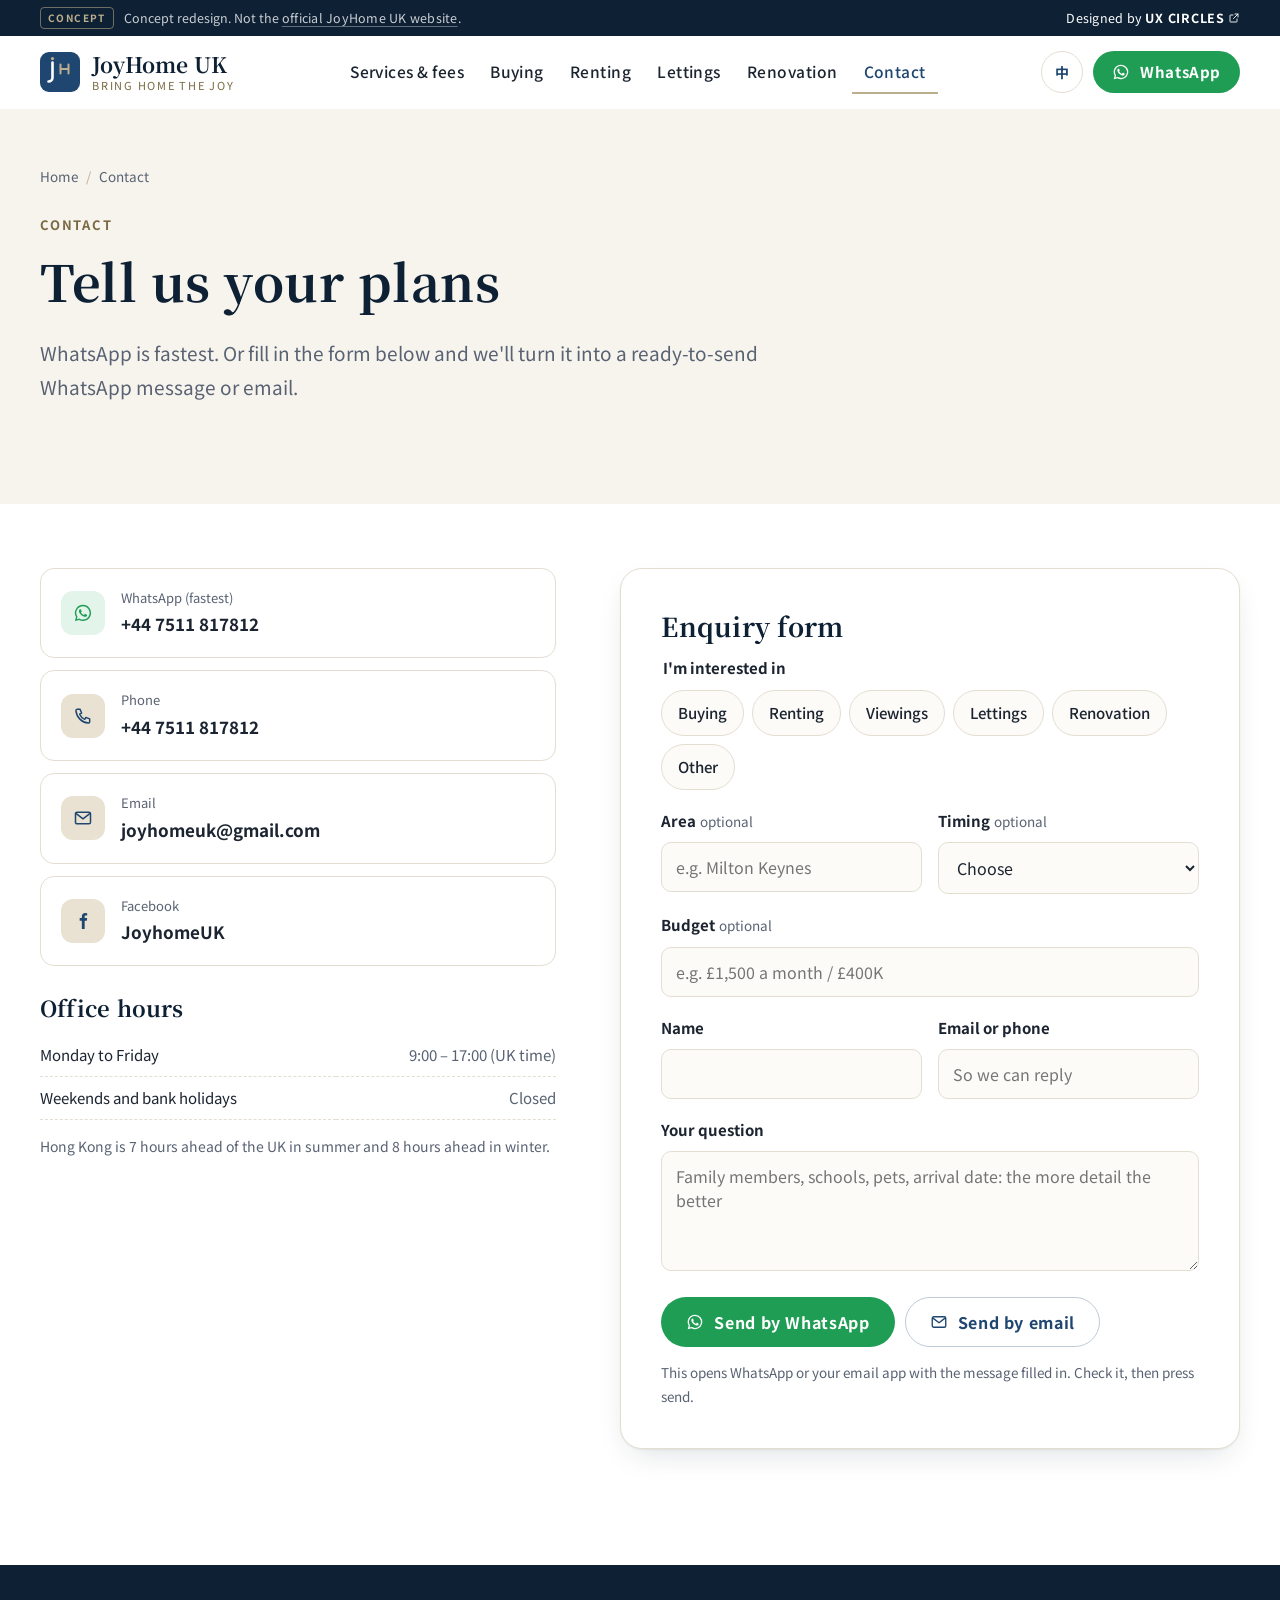
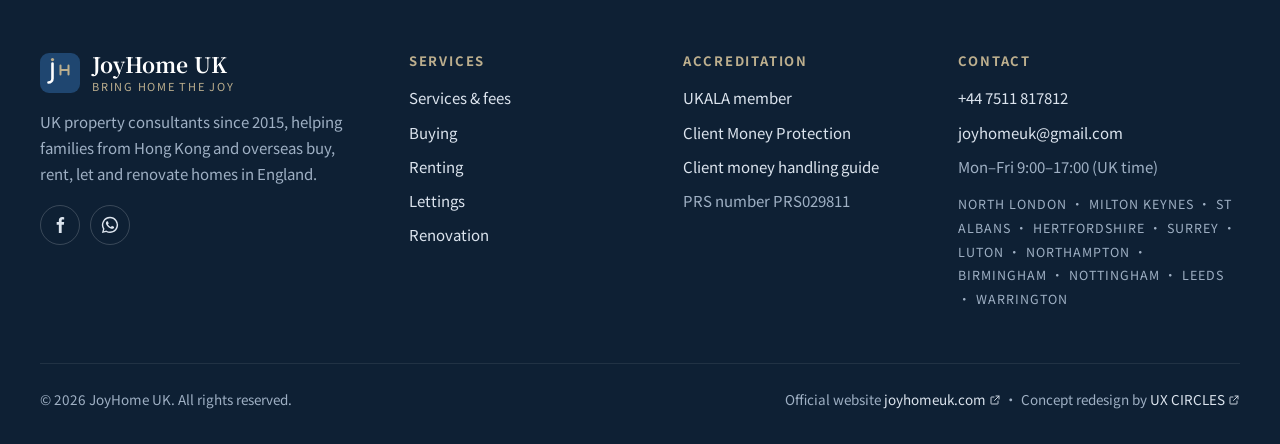
<file: en/contact.html>
<!doctype html>
<html lang="en-GB" class="no-js">
<head>
  <meta charset="utf-8">
  <meta name="viewport" content="width=device-width, initial-scale=1">
  <title>Contact · JoyHome UK</title>
  <meta name="description" content="Contact JoyHome UK by WhatsApp, phone or email. Office hours Monday to Friday 9:00–17:00 UK time.">
  <meta name="robots" content="noindex, nofollow">
  <meta name="theme-color" content="#F7F4EE">
  <link rel="canonical" href="https://uxcircles.github.io/joyhomeuk/en/contact">
  <link rel="alternate" hreflang="zh-Hant" href="https://uxcircles.github.io/joyhomeuk/contact">
  <link rel="alternate" hreflang="en" href="https://uxcircles.github.io/joyhomeuk/en/contact">
  <link rel="icon" href="../assets/img/favicon.svg" type="image/svg+xml">
  <meta property="og:type" content="website">
  <meta property="og:site_name" content="JoyHome UK">
  <meta property="og:title" content="Contact · JoyHome UK">
  <meta property="og:description" content="Contact JoyHome UK by WhatsApp, phone or email. Office hours Monday to Friday 9:00–17:00 UK time.">
  <meta property="og:url" content="https://uxcircles.github.io/joyhomeuk/en/contact">
  <meta property="og:image" content="https://uxcircles.github.io/joyhomeuk/assets/img/hero.webp">
  <link rel="preconnect" href="https://fonts.googleapis.com">
  <link rel="preconnect" href="https://fonts.gstatic.com" crossorigin>
  <link href="https://fonts.googleapis.com/css2?family=Noto+Sans+TC:wght@400;500;700&family=Noto+Serif+TC:wght@600;700&display=swap" rel="stylesheet">
  <link rel="stylesheet" href="../assets/css/style.css?v=3">
  <script>document.documentElement.classList.replace('no-js','js')</script>
</head>
<body>
  <a class="skip" href="#main">Skip to main content</a>
  <svg width="0" height="0" style="position:absolute" aria-hidden="true">
  <symbol id="i-check" viewBox="0 0 24 24"><path d="M20 6 9 17l-5-5"/></symbol>
  <symbol id="i-alert" viewBox="0 0 24 24"><circle cx="12" cy="12" r="9"/><path d="M12 8v4.5M12 16h.01"/></symbol>
  <symbol id="i-phone" viewBox="0 0 24 24"><path d="M5 4h3.5l1.8 4.5-2.3 1.4a11 11 0 0 0 6.1 6.1l1.4-2.3L20 15.5V19a1.5 1.5 0 0 1-1.6 1.5A16.5 16.5 0 0 1 3.5 5.6 1.5 1.5 0 0 1 5 4Z"/></symbol>
  <symbol id="i-mail" viewBox="0 0 24 24"><rect x="3" y="5" width="18" height="14" rx="2"/><path d="m3.5 6.5 8.5 6.5 8.5-6.5"/></symbol>
  <symbol id="i-wa" viewBox="0 0 24 24"><path d="M12 2.2A9.7 9.7 0 0 0 3.6 16.8L2.3 21.7l5-1.3A9.7 9.7 0 1 0 12 2.2Zm0 17.7a8 8 0 0 1-4.1-1.1l-.3-.2-3 .8.8-2.9-.2-.3A8 8 0 1 1 12 19.9Zm4.4-6c-.2-.1-1.4-.7-1.7-.8-.2-.1-.4-.1-.5.1l-.8 1c-.1.2-.3.2-.5.1a6.6 6.6 0 0 1-3.3-2.9c-.2-.4.2-.4.7-1.3.1-.2 0-.3 0-.4l-.8-1.8c-.2-.5-.4-.4-.5-.4h-.5a.9.9 0 0 0-.6.3 2.7 2.7 0 0 0-.8 2c0 1.2.9 2.3 1 2.5.1.2 1.7 2.6 4.1 3.7 1.5.7 2.1.7 2.9.6.5-.1 1.4-.6 1.6-1.1.2-.6.2-1 .1-1.1l-.4-.3Z"/></symbol>
  <symbol id="i-ext" viewBox="0 0 24 24"><path d="M14 4h6v6M20 4l-9 9M18 14v5a1 1 0 0 1-1 1H5a1 1 0 0 1-1-1V7a1 1 0 0 1 1-1h5"/></symbol>
  <symbol id="i-shield" viewBox="0 0 24 24"><path d="M12 3 4.5 6v5.5c0 4.6 3.2 8.2 7.5 9.5 4.3-1.3 7.5-4.9 7.5-9.5V6L12 3Z"/><path d="m8.8 12 2.2 2.2 4.2-4.4"/></symbol>
  <symbol id="i-pin" viewBox="0 0 24 24"><path d="M12 21s-7-6.2-7-11.5a7 7 0 0 1 14 0C19 14.8 12 21 12 21Z"/><circle cx="12" cy="9.5" r="2.5"/></symbol>
  <symbol id="i-home" viewBox="0 0 24 24"><path d="M3.5 11 12 4l8.5 7"/><path d="M5.5 9.5V20h13V9.5"/><path d="M10 20v-5.5h4V20"/></symbol>
  <symbol id="i-key" viewBox="0 0 24 24"><circle cx="8" cy="15" r="4"/><path d="m10.8 12.2 8.7-8.7M16.5 6.5l2.5 2.5M14 9l2 2"/></symbol>
  <symbol id="i-clock" viewBox="0 0 24 24"><circle cx="12" cy="12" r="9"/><path d="M12 7v5l3 2"/></symbol>
  <symbol id="i-search" viewBox="0 0 24 24"><circle cx="11" cy="11" r="6.5"/><path d="m20 20-4.2-4.2"/></symbol>
  <symbol id="i-chat" viewBox="0 0 24 24"><path d="M4 5h16v11H9l-5 4V5Z"/><path d="M8 9.5h8M8 12.5h5"/></symbol>
  <symbol id="i-pound" viewBox="0 0 24 24"><path d="M16.5 6.5A3.8 3.8 0 0 0 9 7.5V19M6 19h12M6.5 12.5h7"/></symbol>
  <symbol id="i-tool" viewBox="0 0 24 24"><path d="M14.5 6.5a4 4 0 0 0 5 5L12 19a2.1 2.1 0 0 1-3-3l7.5-7.5"/><path d="M14.5 6.5 17 4l3 3-2.5 2.5"/></symbol>
  <symbol id="i-doc" viewBox="0 0 24 24"><path d="M6 3h8l4 4v14H6V3Z"/><path d="M14 3v4h4M9 12h6M9 16h6"/></symbol>
  <symbol id="i-eye" viewBox="0 0 24 24"><path d="M2.5 12S6 5.5 12 5.5 21.5 12 21.5 12 18 18.5 12 18.5 2.5 12 2.5 12Z"/><circle cx="12" cy="12" r="3"/></symbol>
  <symbol id="i-users" viewBox="0 0 24 24"><circle cx="9" cy="8" r="3.5"/><path d="M2.5 20a6.5 6.5 0 0 1 13 0"/><path d="M16 4.6a3.5 3.5 0 0 1 0 6.8M18.5 14a6.5 6.5 0 0 1 3 6"/></symbol>
  <symbol id="i-trend" viewBox="0 0 24 24"><path d="m3 17 6-6 4 4 8-8"/><path d="M15 7h6v6"/></symbol>
  <symbol id="i-fb" viewBox="0 0 24 24"><path d="M14 8.5V6.8c0-.8.2-1.3 1.4-1.3H17V2.6A21 21 0 0 0 14.6 2.5C12.2 2.5 10.6 4 10.6 6.6v1.9H8v3.2h2.6V21.5H14v-9.8h2.6l.4-3.2H14Z"/></symbol>
</svg>
  <div class="concept-bar" role="note">
    <div class="wrap concept-inner">
      <p><span class="concept-tag">Concept</span><span class="concept-long">Concept redesign. Not the <a href="https://joyhomeuk.com/" target="_blank" rel="noopener">official JoyHome UK website</a>.</span></p>
      <a href="https://ux-circles.com/professionals" target="_blank" rel="noopener">Designed by <strong>UX CIRCLES</strong> <svg class="icon" aria-hidden="true"><use href="#i-ext"/></svg></a>
    </div>
  </div>
  <header class="site-header">
    <div class="wrap header-inner">
      <a class="brand" href="index.html" aria-label="JoyHome UK home">
        <svg class="brand-mark" viewBox="0 0 40 40" aria-hidden="true"><rect width="40" height="40" rx="9" fill="#1F4670"/><path d="M12.5 10.5v15a4 4 0 0 1-4 4" fill="none" stroke="#fff" stroke-width="2.6" stroke-linecap="round"/><path d="M20.5 12.5v9M28.5 12.5v9M20.5 17h8" fill="none" stroke="#BDAF8E" stroke-width="2" stroke-linecap="round"/><circle cx="12.5" cy="6.6" r="1.6" fill="#BDAF8E"/></svg>
        <span class="brand-word"><span class="brand-name">JoyHome UK</span><span class="brand-tag">Bring Home the Joy</span></span>
      </a>
      <nav class="nav" id="site-nav" aria-label="Main menu" data-nav>
        <ul class="nav-list">
          <li><a href="services.html">Services & fees</a></li>
          <li><a href="buy.html">Buying</a></li>
          <li><a href="rent.html">Renting</a></li>
          <li><a href="management.html">Lettings</a></li>
          <li><a href="renovation.html">Renovation</a></li>
          <li><a href="contact.html" aria-current="page">Contact</a></li>
        </ul>
        <div class="nav-extra">
          <a class="btn btn-wa" href="https://wa.me/447511817812" target="_blank" rel="noopener"><svg class="icon icon-fill" aria-hidden="true"><use href="#i-wa"/></svg>WhatsApp us</a>
          <a class="btn btn-ghost" href="tel:+447511817812"><svg class="icon" aria-hidden="true"><use href="#i-phone"/></svg>+44 7511 817812</a>
        </div>
      </nav>
      <div class="header-cta">
        <a class="lang" href="../contact.html" lang="zh-Hant-HK" hreflang="zh-Hant-HK" aria-label="繁體中文">中</a>
        <a class="btn btn-wa" href="https://wa.me/447511817812" target="_blank" rel="noopener"><svg class="icon icon-fill" aria-hidden="true"><use href="#i-wa"/></svg>WhatsApp</a>
        <button class="burger" type="button" aria-expanded="false" aria-controls="site-nav" aria-label="Open menu" data-open="Open menu" data-close="Close menu"><span></span><span></span><span></span></button>
      </div>
    </div>
  </header>

  <main id="main">
    <section class="page-hero">
      <div class="wrap">
        <nav class="crumbs" aria-label="Breadcrumb"><ol><li><a href="index.html">Home</a></li><li aria-current="page">Contact</li></ol></nav>
        <div class="page-hero-grid no-media">
          <div>
            <p class="eyebrow">Contact</p>
            <h1>Tell us your plans</h1>
            <p class="lead">WhatsApp is fastest. Or fill in the form below and we'll turn it into a ready-to-send WhatsApp message or email.</p>
          </div>
        </div>
      </div>
    </section>

    <section class="section" style="padding-top:clamp(40px,5vw,64px)">
      <div class="wrap contact-grid">
        <div>
          <ul class="contact-list">
            <li><a href="https://wa.me/447511817812" target="_blank" rel="noopener"><span class="ci wa"><svg class="icon icon-fill" aria-hidden="true"><use href="#i-wa"/></svg></span><span><small>WhatsApp (fastest)</small><b>+44 7511 817812</b></span></a></li>
            <li><a href="tel:+447511817812"><span class="ci"><svg class="icon" aria-hidden="true"><use href="#i-phone"/></svg></span><span><small>Phone</small><b>+44 7511 817812</b></span></a></li>
            <li><a href="mailto:joyhomeuk@gmail.com"><span class="ci"><svg class="icon" aria-hidden="true"><use href="#i-mail"/></svg></span><span><small>Email</small><b>joyhomeuk@gmail.com</b></span></a></li>
            <li><a href="https://www.facebook.com/JoyhomeUK" target="_blank" rel="noopener"><span class="ci"><svg class="icon icon-fill" aria-hidden="true"><use href="#i-fb"/></svg></span><span><small>Facebook</small><b>JoyhomeUK</b></span></a></li>
          </ul>
          <h3>Office hours</h3>
          <table class="hours"><tbody>
            <tr><td>Monday to Friday</td><td>9:00 – 17:00 (UK time)</td></tr>
            <tr><td>Weekends and bank holidays</td><td>Closed</td></tr>
          </tbody></table>
          <p class="note">Hong Kong is 7 hours ahead of the UK in summer and 8 hours ahead in winter.</p>
        </div>

        <form class="form" action="mailto:joyhomeuk@gmail.com" method="post" enctype="text/plain" data-enquiry data-wa="447511817812" data-mail="joyhomeuk@gmail.com">
          <h2 style="font-size:26px">Enquiry form</h2>
          <fieldset class="field">
            <legend>I'm interested in</legend>
            <div class="pick"><label><input type="checkbox" name="service" value="Buying"><span>Buying</span></label><label><input type="checkbox" name="service" value="Renting"><span>Renting</span></label><label><input type="checkbox" name="service" value="Viewings"><span>Viewings</span></label><label><input type="checkbox" name="service" value="Lettings"><span>Lettings</span></label><label><input type="checkbox" name="service" value="Renovation"><span>Renovation</span></label><label><input type="checkbox" name="service" value="Other"><span>Other</span></label></div>
          </fieldset>
          <div class="field-row">
            <div class="field"><label for="f-area">Area<span class="opt">optional</span></label><input id="f-area" name="area" placeholder="e.g. Milton Keynes"></div>
            <div class="field"><label for="f-when">Timing<span class="opt">optional</span></label>
              <select id="f-when" name="when"><option value="">Choose</option><option>Within a month</option><option>1–3 months</option><option>3–6 months</option><option>6+ months</option><option>Not sure yet</option></select></div>
          </div>
          <div class="field"><label for="f-budget">Budget<span class="opt">optional</span></label><input id="f-budget" name="budget" placeholder="e.g. £1,500 a month / £400K"></div>
          <div class="field-row">
            <div class="field"><label for="f-name">Name</label><input id="f-name" name="name" required autocomplete="name"></div>
            <div class="field"><label for="f-reply">Email or phone</label><input id="f-reply" name="reply" required autocomplete="email" placeholder="So we can reply"></div>
          </div>
          <div class="field"><label for="f-msg">Your question</label><textarea id="f-msg" name="message" placeholder="Family members, schools, pets, arrival date: the more detail the better"></textarea></div>
          <div class="form-actions">
            <button class="btn btn-wa" type="submit" value="wa"><svg class="icon icon-fill" aria-hidden="true"><use href="#i-wa"/></svg>Send by WhatsApp</button>
            <button class="btn btn-ghost" type="submit" value="email"><svg class="icon" aria-hidden="true"><use href="#i-mail"/></svg>Send by email</button>
          </div>
          <p class="form-hint">This opens WhatsApp or your email app with the message filled in. Check it, then press send.</p>
        </form>
      </div>
    </section>
  </main>

  <footer class="site-footer">
    <div class="wrap">
      <div class="footer-grid">
        <div>
          <a class="brand" href="index.html" aria-label="JoyHome UK home">
            <svg class="brand-mark" viewBox="0 0 40 40" aria-hidden="true"><rect width="40" height="40" rx="9" fill="#1F4670"/><path d="M12.5 10.5v15a4 4 0 0 1-4 4" fill="none" stroke="#fff" stroke-width="2.6" stroke-linecap="round"/><path d="M20.5 12.5v9M28.5 12.5v9M20.5 17h8" fill="none" stroke="#BDAF8E" stroke-width="2" stroke-linecap="round"/><circle cx="12.5" cy="6.6" r="1.6" fill="#BDAF8E"/></svg>
            <span class="brand-word"><span class="brand-name">JoyHome UK</span><span class="brand-tag">Bring Home the Joy</span></span>
          </a>
          <p>UK property consultants since 2015, helping families from Hong Kong and overseas buy, rent, let and renovate homes in England.</p>
          <div class="social"><a href="https://www.facebook.com/JoyhomeUK" target="_blank" rel="noopener" aria-label="JoyHome UK Facebook"><svg class="icon icon-fill" aria-hidden="true"><use href="#i-fb"/></svg></a><a href="https://wa.me/447511817812" target="_blank" rel="noopener" aria-label="WhatsApp"><svg class="icon icon-fill" aria-hidden="true"><use href="#i-wa"/></svg></a></div>
        </div>
        <div>
          <h4>Services</h4>
          <ul>
          <li><a href="services.html">Services & fees</a></li>
          <li><a href="buy.html">Buying</a></li>
          <li><a href="rent.html">Renting</a></li>
          <li><a href="management.html">Lettings</a></li>
          <li><a href="renovation.html">Renovation</a></li>
          </ul>
        </div>
        <div>
          <h4>Accreditation</h4>
          <ul>
            <li><a href="https://www.joyhomeuk.com/wp-content/uploads/2020/07/UKALA.pdf" target="_blank" rel="noopener">UKALA member</a></li>
            <li><a href="https://www.joyhomeuk.com/wp-content/uploads/2020/07/CMP.pdf" target="_blank" rel="noopener">Client Money Protection</a></li>
            <li><a href="https://www.joyhomeuk.com/wp-content/uploads/2020/07/UKALA-Client-Money-Handling.pdf" target="_blank" rel="noopener">Client money handling guide</a></li>
            <li>PRS number PRS029811</li>
          </ul>
        </div>
        <div>
          <h4>Contact</h4>
          <ul>
            <li><a href="tel:+447511817812">+44 7511 817812</a></li>
            <li><a href="mailto:joyhomeuk@gmail.com">joyhomeuk@gmail.com</a></li>
            <li>Mon–Fri 9:00–17:00 (UK time)</li>
          </ul>
          <p class="footer-areas">North London · Milton Keynes · St Albans · Hertfordshire · Surrey · Luton · Northampton · Birmingham · Nottingham · Leeds · Warrington</p>
        </div>
      </div>
      <div class="footer-bottom">
        <p>© <span data-year>2026</span> JoyHome UK. All rights reserved.</p>
        <p>Official website <a href="https://joyhomeuk.com/" target="_blank" rel="noopener">joyhomeuk.com <svg class="icon" aria-hidden="true"><use href="#i-ext"/></svg></a> · Concept redesign by <a href="https://ux-circles.com/professionals" target="_blank" rel="noopener">UX CIRCLES <svg class="icon" aria-hidden="true"><use href="#i-ext"/></svg></a></p>
      </div>
    </div>
  </footer>

  <nav class="action-bar" aria-label="Quick contact">
    <a class="is-wa" href="https://wa.me/447511817812" target="_blank" rel="noopener"><svg class="icon icon-fill" aria-hidden="true"><use href="#i-wa"/></svg>WhatsApp</a>
    <a href="tel:+447511817812"><svg class="icon" aria-hidden="true"><use href="#i-phone"/></svg>Call</a>
    <a href="mailto:joyhomeuk@gmail.com"><svg class="icon" aria-hidden="true"><use href="#i-mail"/></svg>Email</a>
  </nav>
  <script src="../assets/js/main.js?v=2" defer></script>
</body>
</html>
</file>
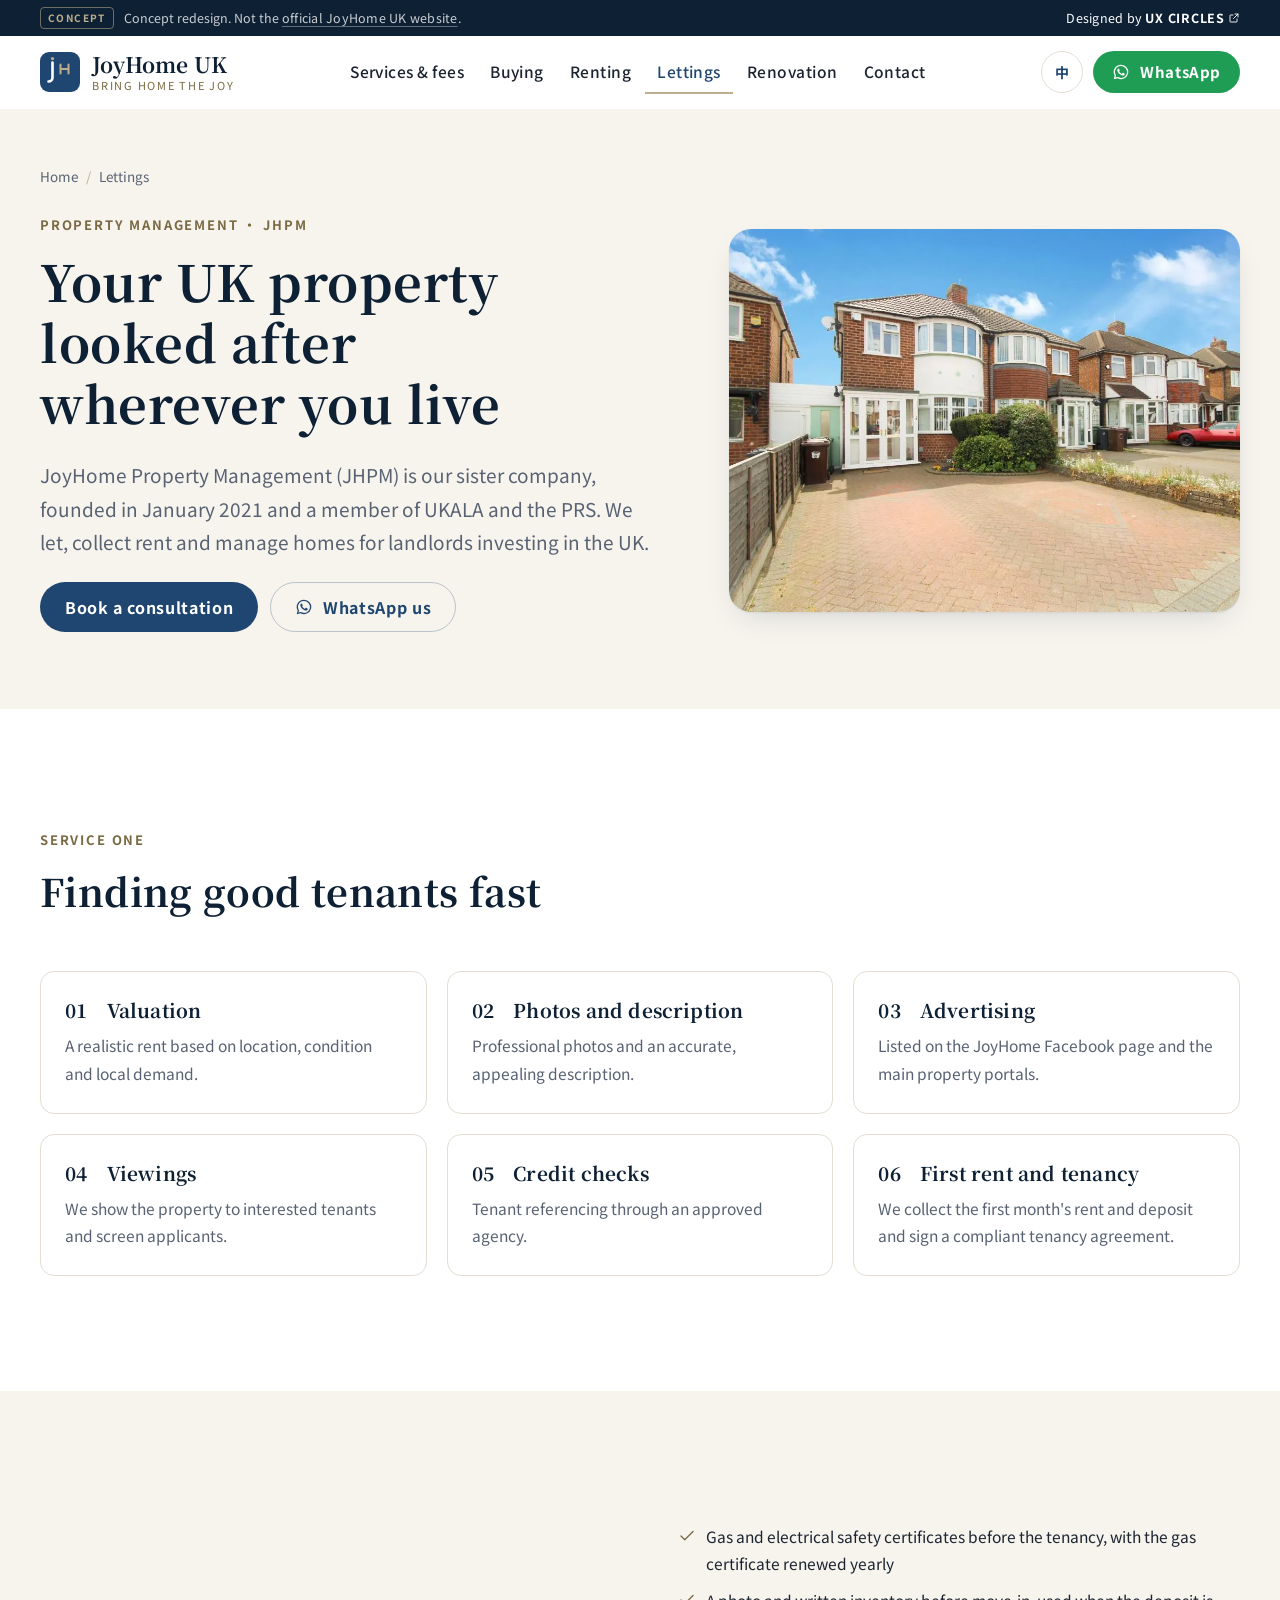
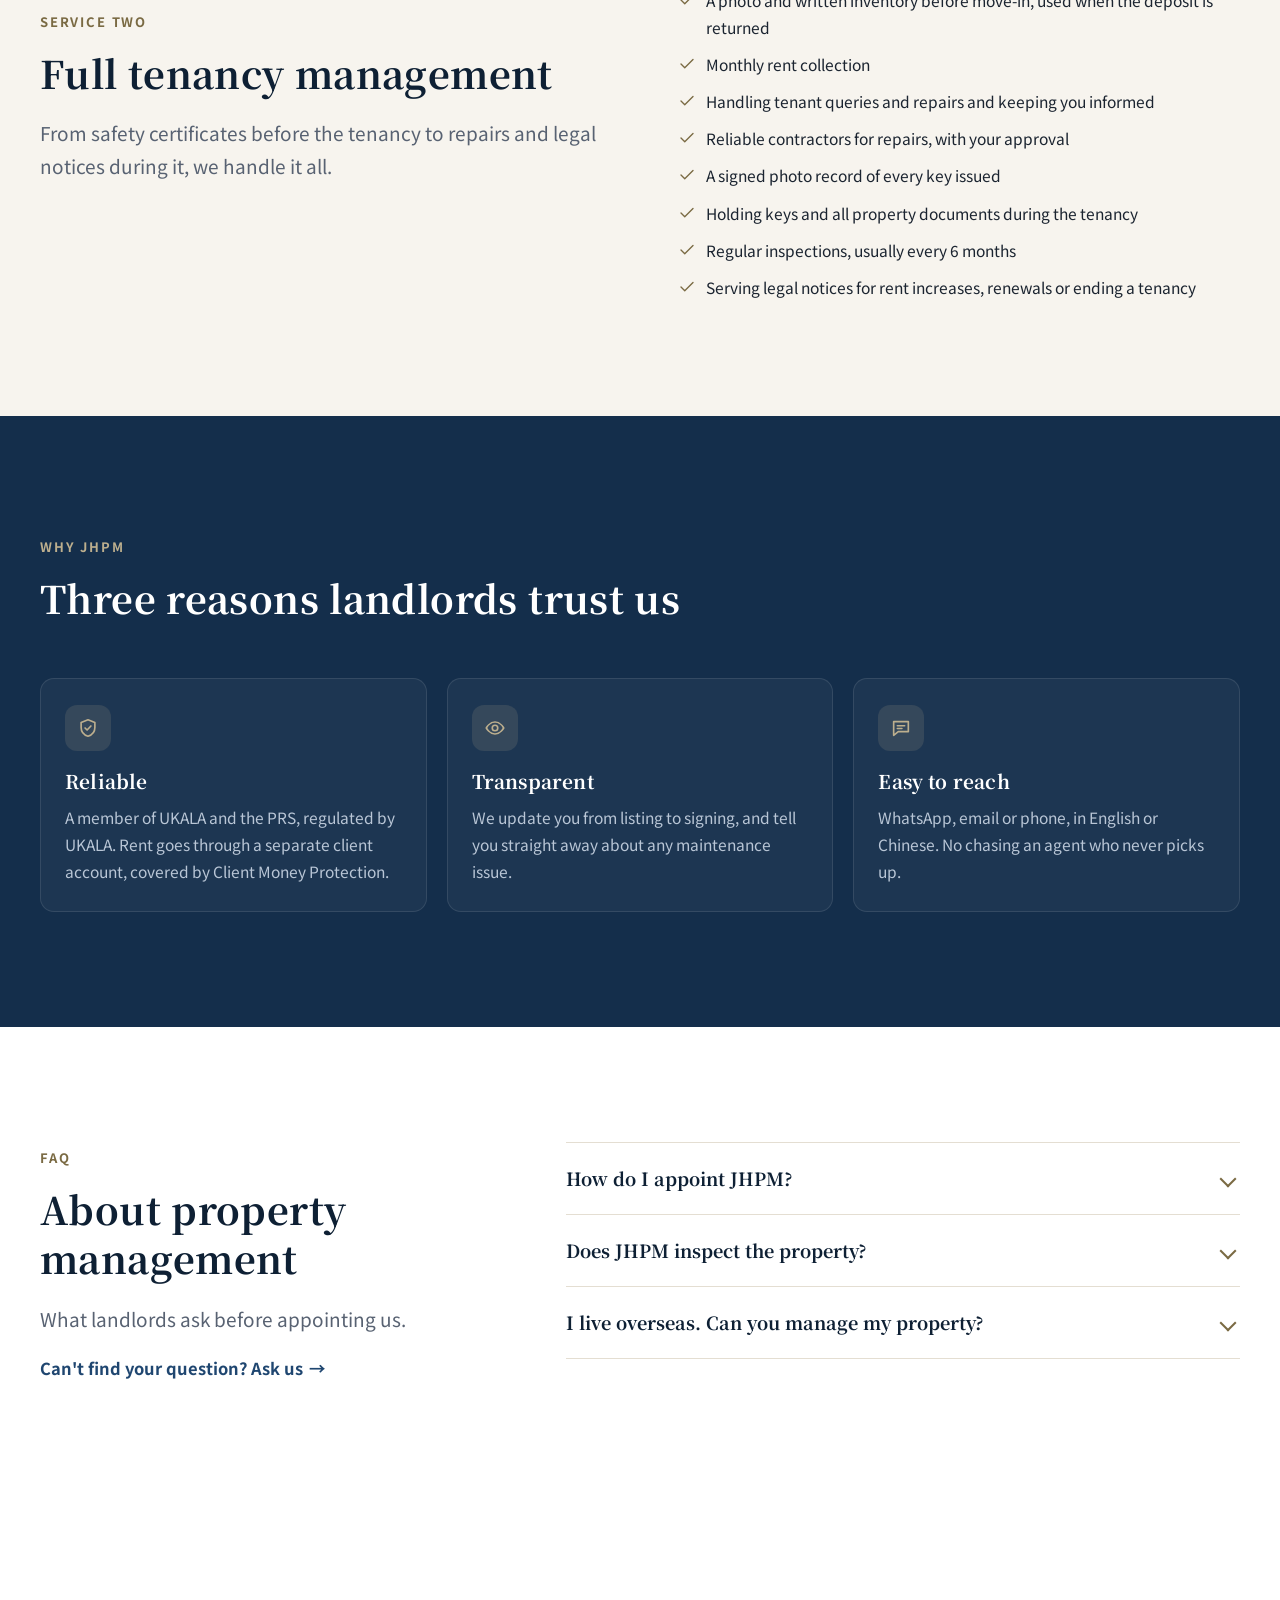
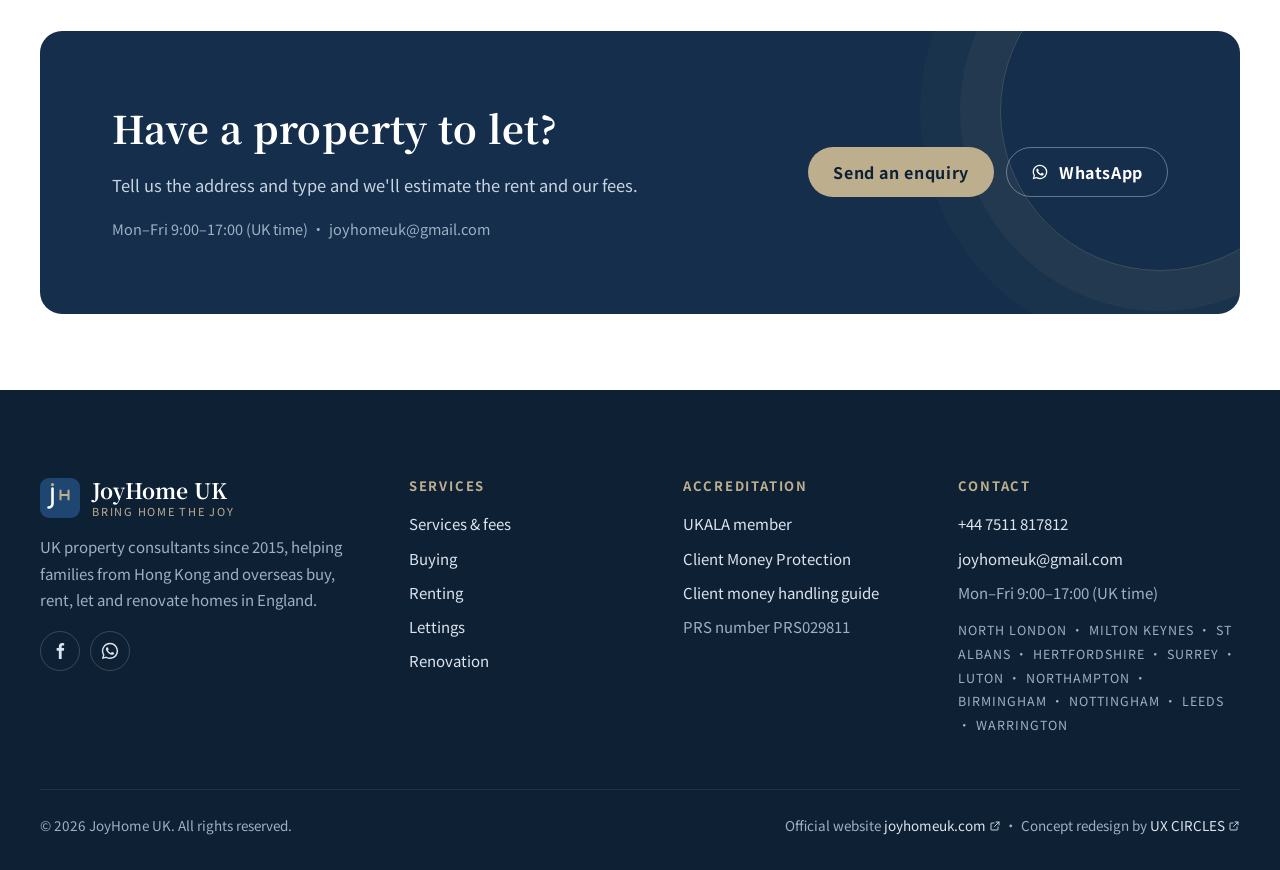
<file: en/management.html>
<!doctype html>
<html lang="en-GB" class="no-js">
<head>
  <meta charset="utf-8">
  <meta name="viewport" content="width=device-width, initial-scale=1">
  <title>Property management · JHPM | JoyHome UK</title>
  <meta name="description" content="JoyHome Property Management: UKALA and PRS member letting and managing homes for overseas landlords, with Client Money Protection.">
  <meta name="robots" content="noindex, nofollow">
  <meta name="theme-color" content="#F7F4EE">
  <link rel="canonical" href="https://uxcircles.github.io/joyhomeuk/en/management">
  <link rel="alternate" hreflang="zh-Hant" href="https://uxcircles.github.io/joyhomeuk/management">
  <link rel="alternate" hreflang="en" href="https://uxcircles.github.io/joyhomeuk/en/management">
  <link rel="icon" href="../assets/img/favicon.svg" type="image/svg+xml">
  <meta property="og:type" content="website">
  <meta property="og:site_name" content="JoyHome UK">
  <meta property="og:title" content="Property management · JHPM | JoyHome UK">
  <meta property="og:description" content="JoyHome Property Management: UKALA and PRS member letting and managing homes for overseas landlords, with Client Money Protection.">
  <meta property="og:url" content="https://uxcircles.github.io/joyhomeuk/en/management">
  <meta property="og:image" content="https://uxcircles.github.io/joyhomeuk/assets/img/hero.webp">
  <link rel="preconnect" href="https://fonts.googleapis.com">
  <link rel="preconnect" href="https://fonts.gstatic.com" crossorigin>
  <link href="https://fonts.googleapis.com/css2?family=Noto+Sans+TC:wght@400;500;700&family=Noto+Serif+TC:wght@600;700&display=swap" rel="stylesheet">
  <link rel="stylesheet" href="../assets/css/style.css?v=3">
  <script>document.documentElement.classList.replace('no-js','js')</script>
</head>
<body>
  <a class="skip" href="#main">Skip to main content</a>
  <svg width="0" height="0" style="position:absolute" aria-hidden="true">
  <symbol id="i-check" viewBox="0 0 24 24"><path d="M20 6 9 17l-5-5"/></symbol>
  <symbol id="i-alert" viewBox="0 0 24 24"><circle cx="12" cy="12" r="9"/><path d="M12 8v4.5M12 16h.01"/></symbol>
  <symbol id="i-phone" viewBox="0 0 24 24"><path d="M5 4h3.5l1.8 4.5-2.3 1.4a11 11 0 0 0 6.1 6.1l1.4-2.3L20 15.5V19a1.5 1.5 0 0 1-1.6 1.5A16.5 16.5 0 0 1 3.5 5.6 1.5 1.5 0 0 1 5 4Z"/></symbol>
  <symbol id="i-mail" viewBox="0 0 24 24"><rect x="3" y="5" width="18" height="14" rx="2"/><path d="m3.5 6.5 8.5 6.5 8.5-6.5"/></symbol>
  <symbol id="i-wa" viewBox="0 0 24 24"><path d="M12 2.2A9.7 9.7 0 0 0 3.6 16.8L2.3 21.7l5-1.3A9.7 9.7 0 1 0 12 2.2Zm0 17.7a8 8 0 0 1-4.1-1.1l-.3-.2-3 .8.8-2.9-.2-.3A8 8 0 1 1 12 19.9Zm4.4-6c-.2-.1-1.4-.7-1.7-.8-.2-.1-.4-.1-.5.1l-.8 1c-.1.2-.3.2-.5.1a6.6 6.6 0 0 1-3.3-2.9c-.2-.4.2-.4.7-1.3.1-.2 0-.3 0-.4l-.8-1.8c-.2-.5-.4-.4-.5-.4h-.5a.9.9 0 0 0-.6.3 2.7 2.7 0 0 0-.8 2c0 1.2.9 2.3 1 2.5.1.2 1.7 2.6 4.1 3.7 1.5.7 2.1.7 2.9.6.5-.1 1.4-.6 1.6-1.1.2-.6.2-1 .1-1.1l-.4-.3Z"/></symbol>
  <symbol id="i-ext" viewBox="0 0 24 24"><path d="M14 4h6v6M20 4l-9 9M18 14v5a1 1 0 0 1-1 1H5a1 1 0 0 1-1-1V7a1 1 0 0 1 1-1h5"/></symbol>
  <symbol id="i-shield" viewBox="0 0 24 24"><path d="M12 3 4.5 6v5.5c0 4.6 3.2 8.2 7.5 9.5 4.3-1.3 7.5-4.9 7.5-9.5V6L12 3Z"/><path d="m8.8 12 2.2 2.2 4.2-4.4"/></symbol>
  <symbol id="i-pin" viewBox="0 0 24 24"><path d="M12 21s-7-6.2-7-11.5a7 7 0 0 1 14 0C19 14.8 12 21 12 21Z"/><circle cx="12" cy="9.5" r="2.5"/></symbol>
  <symbol id="i-home" viewBox="0 0 24 24"><path d="M3.5 11 12 4l8.5 7"/><path d="M5.5 9.5V20h13V9.5"/><path d="M10 20v-5.5h4V20"/></symbol>
  <symbol id="i-key" viewBox="0 0 24 24"><circle cx="8" cy="15" r="4"/><path d="m10.8 12.2 8.7-8.7M16.5 6.5l2.5 2.5M14 9l2 2"/></symbol>
  <symbol id="i-clock" viewBox="0 0 24 24"><circle cx="12" cy="12" r="9"/><path d="M12 7v5l3 2"/></symbol>
  <symbol id="i-search" viewBox="0 0 24 24"><circle cx="11" cy="11" r="6.5"/><path d="m20 20-4.2-4.2"/></symbol>
  <symbol id="i-chat" viewBox="0 0 24 24"><path d="M4 5h16v11H9l-5 4V5Z"/><path d="M8 9.5h8M8 12.5h5"/></symbol>
  <symbol id="i-pound" viewBox="0 0 24 24"><path d="M16.5 6.5A3.8 3.8 0 0 0 9 7.5V19M6 19h12M6.5 12.5h7"/></symbol>
  <symbol id="i-tool" viewBox="0 0 24 24"><path d="M14.5 6.5a4 4 0 0 0 5 5L12 19a2.1 2.1 0 0 1-3-3l7.5-7.5"/><path d="M14.5 6.5 17 4l3 3-2.5 2.5"/></symbol>
  <symbol id="i-doc" viewBox="0 0 24 24"><path d="M6 3h8l4 4v14H6V3Z"/><path d="M14 3v4h4M9 12h6M9 16h6"/></symbol>
  <symbol id="i-eye" viewBox="0 0 24 24"><path d="M2.5 12S6 5.5 12 5.5 21.5 12 21.5 12 18 18.5 12 18.5 2.5 12 2.5 12Z"/><circle cx="12" cy="12" r="3"/></symbol>
  <symbol id="i-users" viewBox="0 0 24 24"><circle cx="9" cy="8" r="3.5"/><path d="M2.5 20a6.5 6.5 0 0 1 13 0"/><path d="M16 4.6a3.5 3.5 0 0 1 0 6.8M18.5 14a6.5 6.5 0 0 1 3 6"/></symbol>
  <symbol id="i-trend" viewBox="0 0 24 24"><path d="m3 17 6-6 4 4 8-8"/><path d="M15 7h6v6"/></symbol>
  <symbol id="i-fb" viewBox="0 0 24 24"><path d="M14 8.5V6.8c0-.8.2-1.3 1.4-1.3H17V2.6A21 21 0 0 0 14.6 2.5C12.2 2.5 10.6 4 10.6 6.6v1.9H8v3.2h2.6V21.5H14v-9.8h2.6l.4-3.2H14Z"/></symbol>
</svg>
  <div class="concept-bar" role="note">
    <div class="wrap concept-inner">
      <p><span class="concept-tag">Concept</span><span class="concept-long">Concept redesign. Not the <a href="https://joyhomeuk.com/" target="_blank" rel="noopener">official JoyHome UK website</a>.</span></p>
      <a href="https://ux-circles.com/professionals" target="_blank" rel="noopener">Designed by <strong>UX CIRCLES</strong> <svg class="icon" aria-hidden="true"><use href="#i-ext"/></svg></a>
    </div>
  </div>
  <header class="site-header">
    <div class="wrap header-inner">
      <a class="brand" href="index.html" aria-label="JoyHome UK home">
        <svg class="brand-mark" viewBox="0 0 40 40" aria-hidden="true"><rect width="40" height="40" rx="9" fill="#1F4670"/><path d="M12.5 10.5v15a4 4 0 0 1-4 4" fill="none" stroke="#fff" stroke-width="2.6" stroke-linecap="round"/><path d="M20.5 12.5v9M28.5 12.5v9M20.5 17h8" fill="none" stroke="#BDAF8E" stroke-width="2" stroke-linecap="round"/><circle cx="12.5" cy="6.6" r="1.6" fill="#BDAF8E"/></svg>
        <span class="brand-word"><span class="brand-name">JoyHome UK</span><span class="brand-tag">Bring Home the Joy</span></span>
      </a>
      <nav class="nav" id="site-nav" aria-label="Main menu" data-nav>
        <ul class="nav-list">
          <li><a href="services.html">Services & fees</a></li>
          <li><a href="buy.html">Buying</a></li>
          <li><a href="rent.html">Renting</a></li>
          <li><a href="management.html" aria-current="page">Lettings</a></li>
          <li><a href="renovation.html">Renovation</a></li>
          <li><a href="contact.html">Contact</a></li>
        </ul>
        <div class="nav-extra">
          <a class="btn btn-wa" href="https://wa.me/447511817812" target="_blank" rel="noopener"><svg class="icon icon-fill" aria-hidden="true"><use href="#i-wa"/></svg>WhatsApp us</a>
          <a class="btn btn-ghost" href="tel:+447511817812"><svg class="icon" aria-hidden="true"><use href="#i-phone"/></svg>+44 7511 817812</a>
        </div>
      </nav>
      <div class="header-cta">
        <a class="lang" href="../management.html" lang="zh-Hant-HK" hreflang="zh-Hant-HK" aria-label="繁體中文">中</a>
        <a class="btn btn-wa" href="https://wa.me/447511817812" target="_blank" rel="noopener"><svg class="icon icon-fill" aria-hidden="true"><use href="#i-wa"/></svg>WhatsApp</a>
        <button class="burger" type="button" aria-expanded="false" aria-controls="site-nav" aria-label="Open menu" data-open="Open menu" data-close="Close menu"><span></span><span></span><span></span></button>
      </div>
    </div>
  </header>

  <main id="main">
    <section class="page-hero">
      <div class="wrap">
        <nav class="crumbs" aria-label="Breadcrumb"><ol><li><a href="index.html">Home</a></li><li aria-current="page">Lettings</li></ol></nav>
        <div class="page-hero-grid">
          <div>
            <p class="eyebrow">Property management · JHPM</p>
            <h1>Your UK property looked after<br>wherever you live</h1>
            <p class="lead">JoyHome Property Management (JHPM) is our sister company, founded in January 2021 and a member of UKALA and the PRS. We let, collect rent and manage homes for landlords investing in the UK.</p>
          <div class="btn-row">
            <a class="btn btn-primary" href="contact.html">Book a consultation</a>
            <a class="btn btn-ghost" href="https://wa.me/447511817812" target="_blank" rel="noopener"><svg class="icon icon-fill" aria-hidden="true"><use href="#i-wa"/></svg>WhatsApp us</a>
          </div>
          </div>
        <div class="page-hero-media"><img src="../assets/img/manage.webp" alt="A semi-detached house" width="1024" height="768"></div>
        </div>
      </div>
    </section>

    <section class="section">
      <div class="wrap">
        <div class="head">
          <p class="eyebrow">Service one</p>
          <h2>Finding good tenants fast</h2>
        </div>
        <div class="grid-3">
          <div class="card reveal"><h3>01　Valuation</h3><p>A realistic rent based on location, condition and local demand.</p></div>
          <div class="card reveal"><h3>02　Photos and description</h3><p>Professional photos and an accurate, appealing description.</p></div>
          <div class="card reveal"><h3>03　Advertising</h3><p>Listed on the JoyHome Facebook page and the main property portals.</p></div>
          <div class="card reveal"><h3>04　Viewings</h3><p>We show the property to interested tenants and screen applicants.</p></div>
          <div class="card reveal"><h3>05　Credit checks</h3><p>Tenant referencing through an approved agency.</p></div>
          <div class="card reveal"><h3>06　First rent and tenancy</h3><p>We collect the first month's rent and deposit and sign a compliant tenancy agreement.</p></div>
        </div>
      </div>
    </section>

    <section class="section bg-cream">
      <div class="wrap split">
        <div>
          <p class="eyebrow">Service two</p>
          <h2>Full tenancy management</h2>
          <p class="lead">From safety certificates before the tenancy to repairs and legal notices during it, we handle it all.</p>
        </div>
        <div><ul class="checklist"><li><svg class="icon" aria-hidden="true"><use href="#i-check"/></svg><span>Gas and electrical safety certificates before the tenancy, with the gas certificate renewed yearly</span></li><li><svg class="icon" aria-hidden="true"><use href="#i-check"/></svg><span>A photo and written inventory before move-in, used when the deposit is returned</span></li><li><svg class="icon" aria-hidden="true"><use href="#i-check"/></svg><span>Monthly rent collection</span></li><li><svg class="icon" aria-hidden="true"><use href="#i-check"/></svg><span>Handling tenant queries and repairs and keeping you informed</span></li><li><svg class="icon" aria-hidden="true"><use href="#i-check"/></svg><span>Reliable contractors for repairs, with your approval</span></li><li><svg class="icon" aria-hidden="true"><use href="#i-check"/></svg><span>A signed photo record of every key issued</span></li><li><svg class="icon" aria-hidden="true"><use href="#i-check"/></svg><span>Holding keys and all property documents during the tenancy</span></li><li><svg class="icon" aria-hidden="true"><use href="#i-check"/></svg><span>Regular inspections, usually every 6 months</span></li><li><svg class="icon" aria-hidden="true"><use href="#i-check"/></svg><span>Serving legal notices for rent increases, renewals or ending a tenancy</span></li></ul></div>
      </div>
    </section>

    <section class="section bg-navy">
      <div class="wrap">
        <div class="head">
          <p class="eyebrow">Why JHPM</p>
          <h2>Three reasons landlords trust us</h2>
        </div>
        <div class="grid-3">
          <div class="card reveal"><div class="card-icon"><svg class="icon" aria-hidden="true"><use href="#i-shield"/></svg></div><h3>Reliable</h3><p>A member of UKALA and the PRS, regulated by UKALA. Rent goes through a separate client account, covered by Client Money Protection.</p></div>
          <div class="card reveal"><div class="card-icon"><svg class="icon" aria-hidden="true"><use href="#i-eye"/></svg></div><h3>Transparent</h3><p>We update you from listing to signing, and tell you straight away about any maintenance issue.</p></div>
          <div class="card reveal"><div class="card-icon"><svg class="icon" aria-hidden="true"><use href="#i-chat"/></svg></div><h3>Easy to reach</h3><p>WhatsApp, email or phone, in English or Chinese. No chasing an agent who never picks up.</p></div>
        </div>
      </div>
    </section>

    <section class="section" id="faq">
      <div class="wrap faq-wrap">
        <div class="head">
          <p class="eyebrow">FAQ</p>
          <h2>About property management</h2>
          <p class="lead">What landlords ask before appointing us.</p>
          <a class="link-arrow" href="contact.html">Can't find your question? Ask us</a>
        </div>
        <div class="faq">
          <details>
            <summary>How do I appoint JHPM?</summary>
            <div class="faq-a"><p>We send you a management agreement covering the address, description, expected rent, our fees and terms. You add your details and the bank account for rent, sign it and send it back, and we can start.</p></div>
          </details>
          <details>
            <summary>Does JHPM inspect the property?</summary>
            <div class="faq-a"><p>Yes. We usually inspect every 6 months and send you a report.</p></div>
          </details>
          <details>
            <summary>I live overseas. Can you manage my property?</summary>
            <div class="faq-a"><p>Yes. JHPM has helped many overseas landlords and is registered with the Non-Resident Landlord Scheme, which makes it easier for you to register as a non-resident landlord.</p></div>
          </details>
        </div>
      </div>
    </section>

    <section class="section tight">
      <div class="wrap">
        <div class="cta-band reveal">
          <div>
            <h2>Have a property to let?</h2>
            <p>Tell us the address and type and we'll estimate the rent and our fees.</p>
            <p class="contact-lines">Mon–Fri 9:00–17:00 (UK time) · joyhomeuk@gmail.com</p>
          </div>
          <div class="btn-row">
            <a class="btn btn-gold" href="contact.html">Send an enquiry</a>
            <a class="btn btn-ghost" href="https://wa.me/447511817812" target="_blank" rel="noopener"><svg class="icon icon-fill" aria-hidden="true"><use href="#i-wa"/></svg>WhatsApp</a>
          </div>
        </div>
      </div>
    </section>
  </main>

  <footer class="site-footer">
    <div class="wrap">
      <div class="footer-grid">
        <div>
          <a class="brand" href="index.html" aria-label="JoyHome UK home">
            <svg class="brand-mark" viewBox="0 0 40 40" aria-hidden="true"><rect width="40" height="40" rx="9" fill="#1F4670"/><path d="M12.5 10.5v15a4 4 0 0 1-4 4" fill="none" stroke="#fff" stroke-width="2.6" stroke-linecap="round"/><path d="M20.5 12.5v9M28.5 12.5v9M20.5 17h8" fill="none" stroke="#BDAF8E" stroke-width="2" stroke-linecap="round"/><circle cx="12.5" cy="6.6" r="1.6" fill="#BDAF8E"/></svg>
            <span class="brand-word"><span class="brand-name">JoyHome UK</span><span class="brand-tag">Bring Home the Joy</span></span>
          </a>
          <p>UK property consultants since 2015, helping families from Hong Kong and overseas buy, rent, let and renovate homes in England.</p>
          <div class="social"><a href="https://www.facebook.com/JoyhomeUK" target="_blank" rel="noopener" aria-label="JoyHome UK Facebook"><svg class="icon icon-fill" aria-hidden="true"><use href="#i-fb"/></svg></a><a href="https://wa.me/447511817812" target="_blank" rel="noopener" aria-label="WhatsApp"><svg class="icon icon-fill" aria-hidden="true"><use href="#i-wa"/></svg></a></div>
        </div>
        <div>
          <h4>Services</h4>
          <ul>
          <li><a href="services.html">Services & fees</a></li>
          <li><a href="buy.html">Buying</a></li>
          <li><a href="rent.html">Renting</a></li>
          <li><a href="management.html">Lettings</a></li>
          <li><a href="renovation.html">Renovation</a></li>
          </ul>
        </div>
        <div>
          <h4>Accreditation</h4>
          <ul>
            <li><a href="https://www.joyhomeuk.com/wp-content/uploads/2020/07/UKALA.pdf" target="_blank" rel="noopener">UKALA member</a></li>
            <li><a href="https://www.joyhomeuk.com/wp-content/uploads/2020/07/CMP.pdf" target="_blank" rel="noopener">Client Money Protection</a></li>
            <li><a href="https://www.joyhomeuk.com/wp-content/uploads/2020/07/UKALA-Client-Money-Handling.pdf" target="_blank" rel="noopener">Client money handling guide</a></li>
            <li>PRS number PRS029811</li>
          </ul>
        </div>
        <div>
          <h4>Contact</h4>
          <ul>
            <li><a href="tel:+447511817812">+44 7511 817812</a></li>
            <li><a href="mailto:joyhomeuk@gmail.com">joyhomeuk@gmail.com</a></li>
            <li>Mon–Fri 9:00–17:00 (UK time)</li>
          </ul>
          <p class="footer-areas">North London · Milton Keynes · St Albans · Hertfordshire · Surrey · Luton · Northampton · Birmingham · Nottingham · Leeds · Warrington</p>
        </div>
      </div>
      <div class="footer-bottom">
        <p>© <span data-year>2026</span> JoyHome UK. All rights reserved.</p>
        <p>Official website <a href="https://joyhomeuk.com/" target="_blank" rel="noopener">joyhomeuk.com <svg class="icon" aria-hidden="true"><use href="#i-ext"/></svg></a> · Concept redesign by <a href="https://ux-circles.com/professionals" target="_blank" rel="noopener">UX CIRCLES <svg class="icon" aria-hidden="true"><use href="#i-ext"/></svg></a></p>
      </div>
    </div>
  </footer>

  <nav class="action-bar" aria-label="Quick contact">
    <a class="is-wa" href="https://wa.me/447511817812" target="_blank" rel="noopener"><svg class="icon icon-fill" aria-hidden="true"><use href="#i-wa"/></svg>WhatsApp</a>
    <a href="tel:+447511817812"><svg class="icon" aria-hidden="true"><use href="#i-phone"/></svg>Call</a>
    <a href="mailto:joyhomeuk@gmail.com"><svg class="icon" aria-hidden="true"><use href="#i-mail"/></svg>Email</a>
  </nav>
  <script src="../assets/js/main.js?v=2" defer></script>
</body>
</html>
</file>
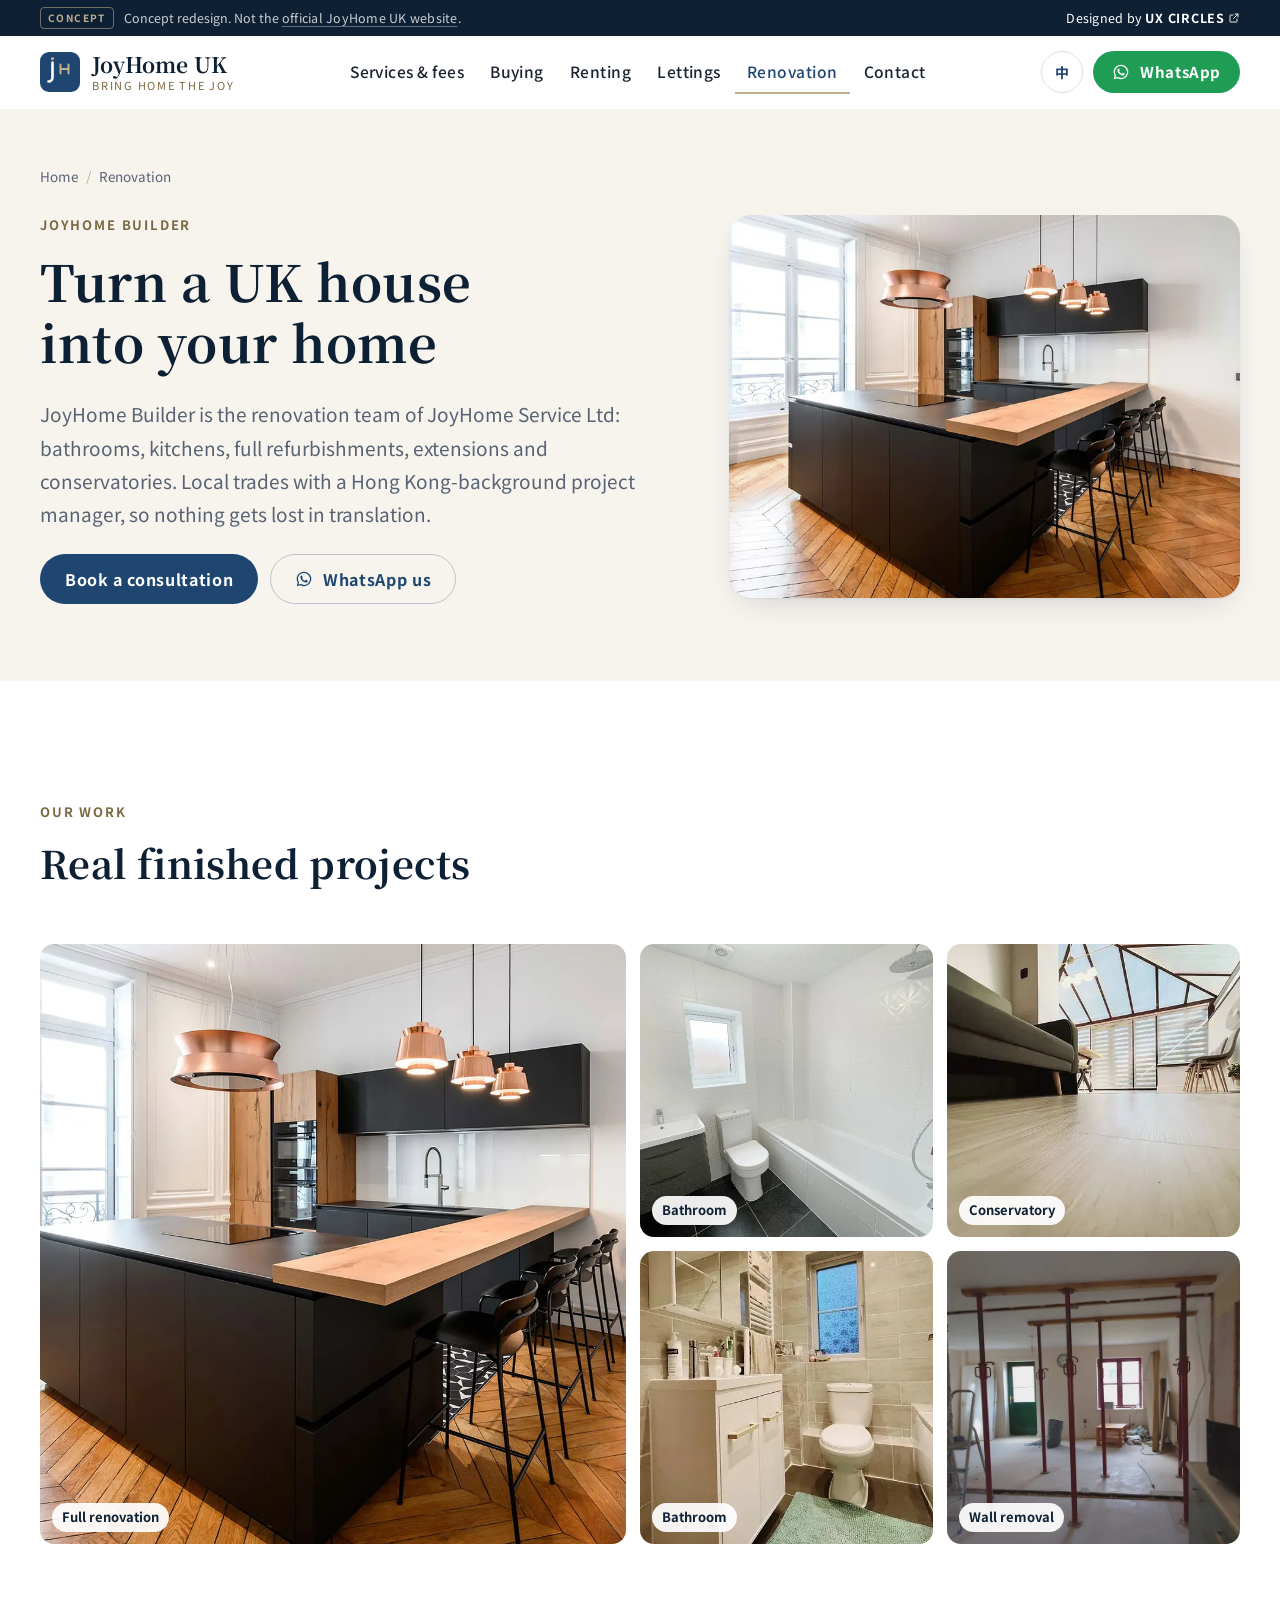
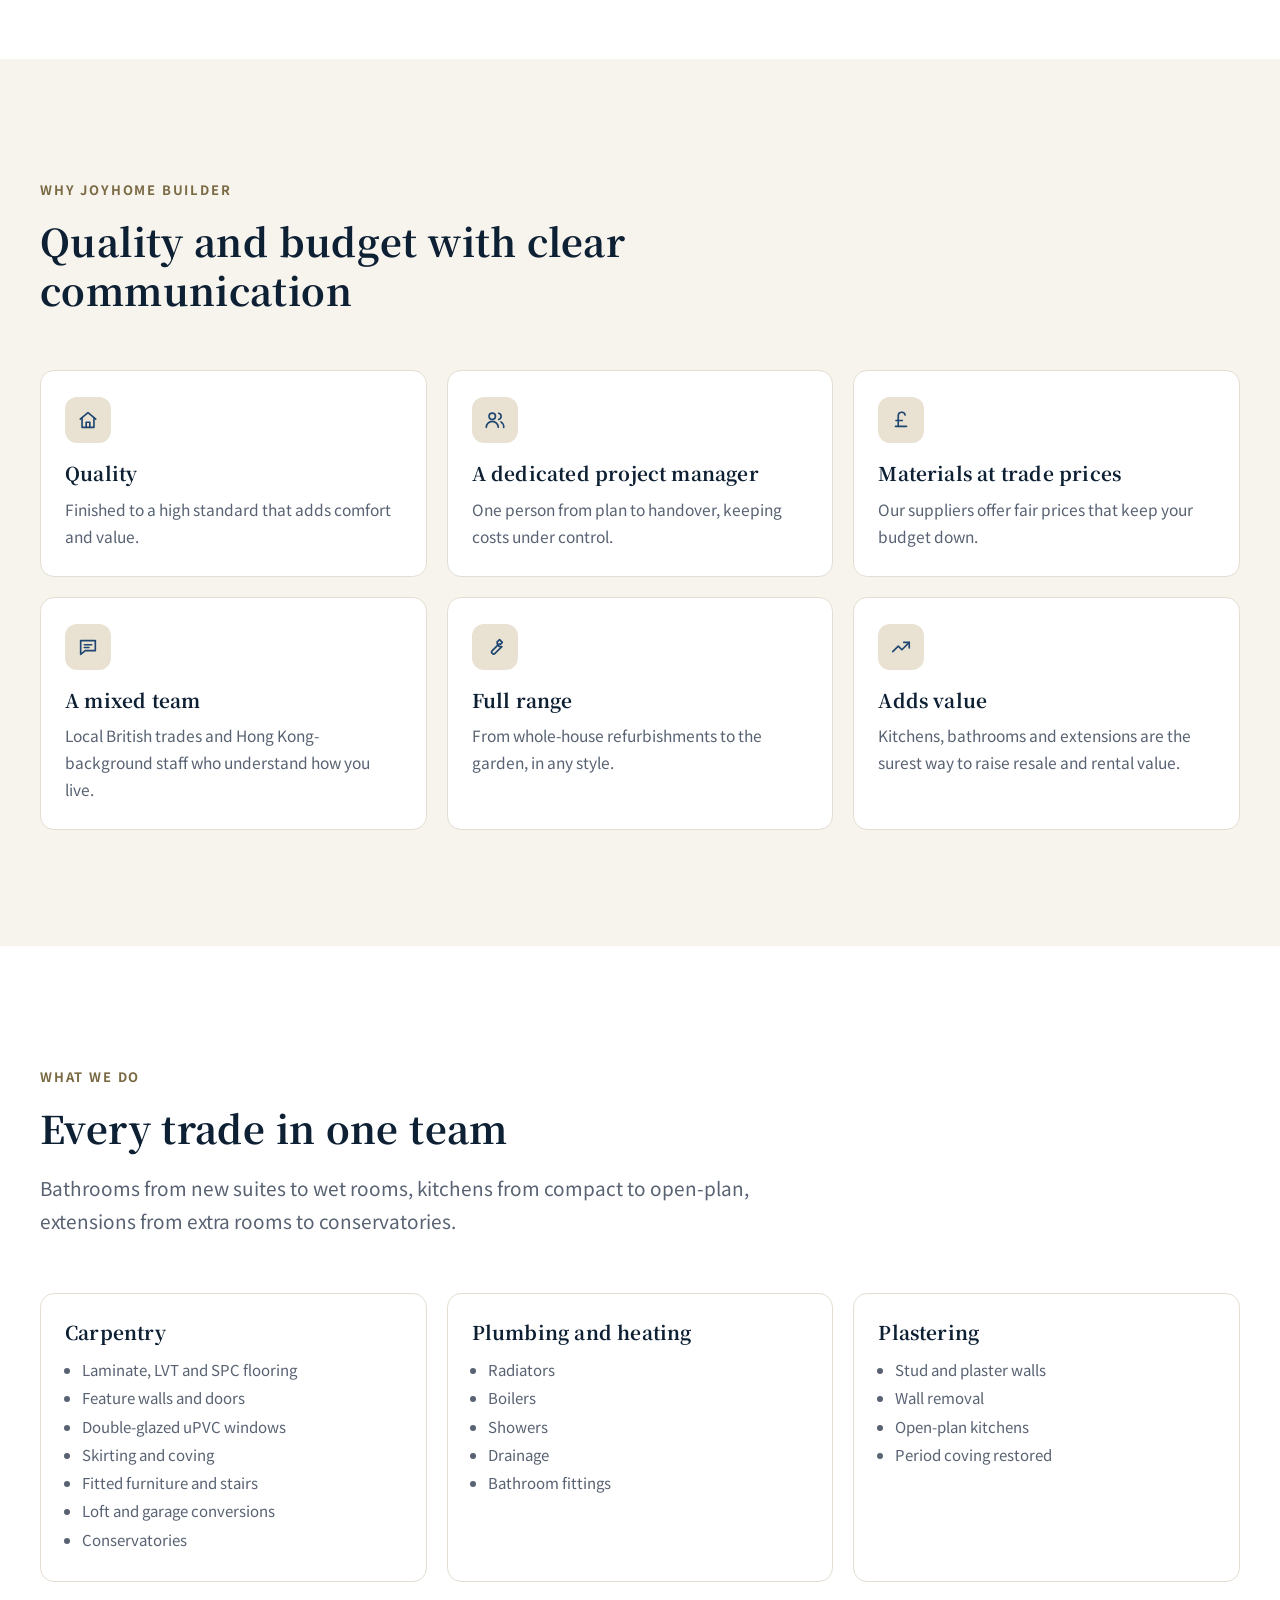
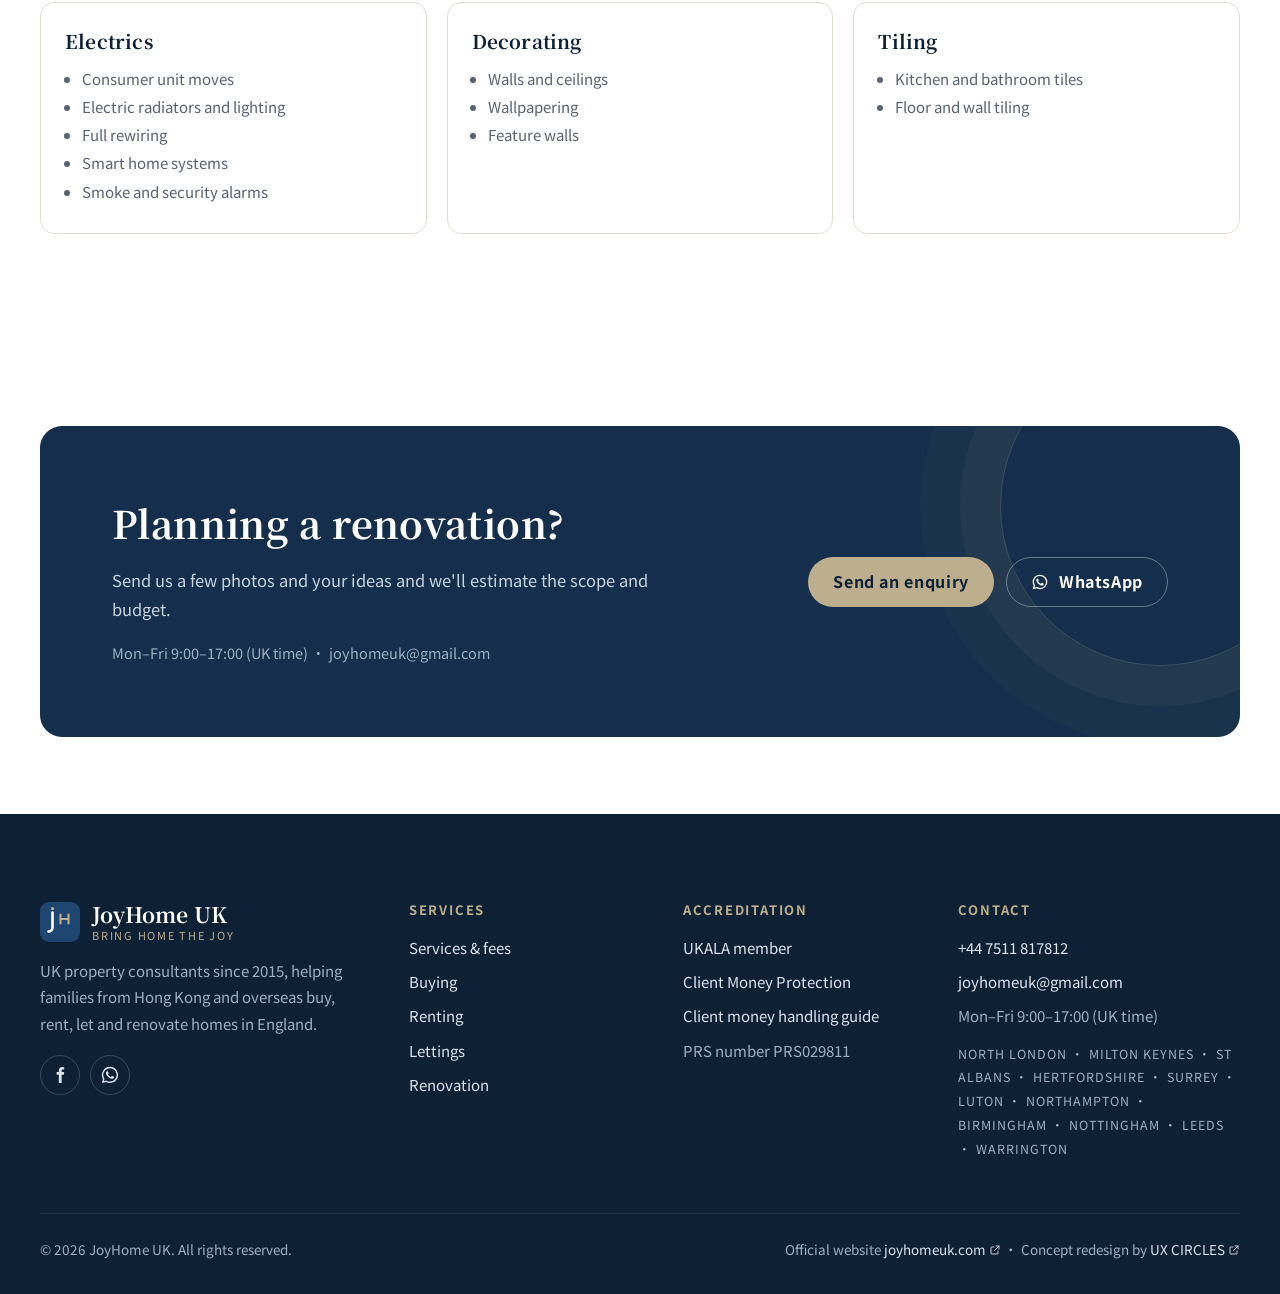
<file: en/renovation.html>
<!doctype html>
<html lang="en-GB" class="no-js">
<head>
  <meta charset="utf-8">
  <meta name="viewport" content="width=device-width, initial-scale=1">
  <title>Renovation · JoyHome Builder | JoyHome UK</title>
  <meta name="description" content="JoyHome Builder renovates UK homes: bathrooms, kitchens, full refurbishments, extensions and conservatories, with a dedicated project manager.">
  <meta name="robots" content="noindex, nofollow">
  <meta name="theme-color" content="#F7F4EE">
  <link rel="canonical" href="https://uxcircles.github.io/joyhomeuk/en/renovation">
  <link rel="alternate" hreflang="zh-Hant" href="https://uxcircles.github.io/joyhomeuk/renovation">
  <link rel="alternate" hreflang="en" href="https://uxcircles.github.io/joyhomeuk/en/renovation">
  <link rel="icon" href="../assets/img/favicon.svg" type="image/svg+xml">
  <meta property="og:type" content="website">
  <meta property="og:site_name" content="JoyHome UK">
  <meta property="og:title" content="Renovation · JoyHome Builder | JoyHome UK">
  <meta property="og:description" content="JoyHome Builder renovates UK homes: bathrooms, kitchens, full refurbishments, extensions and conservatories, with a dedicated project manager.">
  <meta property="og:url" content="https://uxcircles.github.io/joyhomeuk/en/renovation">
  <meta property="og:image" content="https://uxcircles.github.io/joyhomeuk/assets/img/hero.webp">
  <link rel="preconnect" href="https://fonts.googleapis.com">
  <link rel="preconnect" href="https://fonts.gstatic.com" crossorigin>
  <link href="https://fonts.googleapis.com/css2?family=Noto+Sans+TC:wght@400;500;700&family=Noto+Serif+TC:wght@600;700&display=swap" rel="stylesheet">
  <link rel="stylesheet" href="../assets/css/style.css?v=3">
  <script>document.documentElement.classList.replace('no-js','js')</script>
</head>
<body>
  <a class="skip" href="#main">Skip to main content</a>
  <svg width="0" height="0" style="position:absolute" aria-hidden="true">
  <symbol id="i-check" viewBox="0 0 24 24"><path d="M20 6 9 17l-5-5"/></symbol>
  <symbol id="i-alert" viewBox="0 0 24 24"><circle cx="12" cy="12" r="9"/><path d="M12 8v4.5M12 16h.01"/></symbol>
  <symbol id="i-phone" viewBox="0 0 24 24"><path d="M5 4h3.5l1.8 4.5-2.3 1.4a11 11 0 0 0 6.1 6.1l1.4-2.3L20 15.5V19a1.5 1.5 0 0 1-1.6 1.5A16.5 16.5 0 0 1 3.5 5.6 1.5 1.5 0 0 1 5 4Z"/></symbol>
  <symbol id="i-mail" viewBox="0 0 24 24"><rect x="3" y="5" width="18" height="14" rx="2"/><path d="m3.5 6.5 8.5 6.5 8.5-6.5"/></symbol>
  <symbol id="i-wa" viewBox="0 0 24 24"><path d="M12 2.2A9.7 9.7 0 0 0 3.6 16.8L2.3 21.7l5-1.3A9.7 9.7 0 1 0 12 2.2Zm0 17.7a8 8 0 0 1-4.1-1.1l-.3-.2-3 .8.8-2.9-.2-.3A8 8 0 1 1 12 19.9Zm4.4-6c-.2-.1-1.4-.7-1.7-.8-.2-.1-.4-.1-.5.1l-.8 1c-.1.2-.3.2-.5.1a6.6 6.6 0 0 1-3.3-2.9c-.2-.4.2-.4.7-1.3.1-.2 0-.3 0-.4l-.8-1.8c-.2-.5-.4-.4-.5-.4h-.5a.9.9 0 0 0-.6.3 2.7 2.7 0 0 0-.8 2c0 1.2.9 2.3 1 2.5.1.2 1.7 2.6 4.1 3.7 1.5.7 2.1.7 2.9.6.5-.1 1.4-.6 1.6-1.1.2-.6.2-1 .1-1.1l-.4-.3Z"/></symbol>
  <symbol id="i-ext" viewBox="0 0 24 24"><path d="M14 4h6v6M20 4l-9 9M18 14v5a1 1 0 0 1-1 1H5a1 1 0 0 1-1-1V7a1 1 0 0 1 1-1h5"/></symbol>
  <symbol id="i-shield" viewBox="0 0 24 24"><path d="M12 3 4.5 6v5.5c0 4.6 3.2 8.2 7.5 9.5 4.3-1.3 7.5-4.9 7.5-9.5V6L12 3Z"/><path d="m8.8 12 2.2 2.2 4.2-4.4"/></symbol>
  <symbol id="i-pin" viewBox="0 0 24 24"><path d="M12 21s-7-6.2-7-11.5a7 7 0 0 1 14 0C19 14.8 12 21 12 21Z"/><circle cx="12" cy="9.5" r="2.5"/></symbol>
  <symbol id="i-home" viewBox="0 0 24 24"><path d="M3.5 11 12 4l8.5 7"/><path d="M5.5 9.5V20h13V9.5"/><path d="M10 20v-5.5h4V20"/></symbol>
  <symbol id="i-key" viewBox="0 0 24 24"><circle cx="8" cy="15" r="4"/><path d="m10.8 12.2 8.7-8.7M16.5 6.5l2.5 2.5M14 9l2 2"/></symbol>
  <symbol id="i-clock" viewBox="0 0 24 24"><circle cx="12" cy="12" r="9"/><path d="M12 7v5l3 2"/></symbol>
  <symbol id="i-search" viewBox="0 0 24 24"><circle cx="11" cy="11" r="6.5"/><path d="m20 20-4.2-4.2"/></symbol>
  <symbol id="i-chat" viewBox="0 0 24 24"><path d="M4 5h16v11H9l-5 4V5Z"/><path d="M8 9.5h8M8 12.5h5"/></symbol>
  <symbol id="i-pound" viewBox="0 0 24 24"><path d="M16.5 6.5A3.8 3.8 0 0 0 9 7.5V19M6 19h12M6.5 12.5h7"/></symbol>
  <symbol id="i-tool" viewBox="0 0 24 24"><path d="M14.5 6.5a4 4 0 0 0 5 5L12 19a2.1 2.1 0 0 1-3-3l7.5-7.5"/><path d="M14.5 6.5 17 4l3 3-2.5 2.5"/></symbol>
  <symbol id="i-doc" viewBox="0 0 24 24"><path d="M6 3h8l4 4v14H6V3Z"/><path d="M14 3v4h4M9 12h6M9 16h6"/></symbol>
  <symbol id="i-eye" viewBox="0 0 24 24"><path d="M2.5 12S6 5.5 12 5.5 21.5 12 21.5 12 18 18.5 12 18.5 2.5 12 2.5 12Z"/><circle cx="12" cy="12" r="3"/></symbol>
  <symbol id="i-users" viewBox="0 0 24 24"><circle cx="9" cy="8" r="3.5"/><path d="M2.5 20a6.5 6.5 0 0 1 13 0"/><path d="M16 4.6a3.5 3.5 0 0 1 0 6.8M18.5 14a6.5 6.5 0 0 1 3 6"/></symbol>
  <symbol id="i-trend" viewBox="0 0 24 24"><path d="m3 17 6-6 4 4 8-8"/><path d="M15 7h6v6"/></symbol>
  <symbol id="i-fb" viewBox="0 0 24 24"><path d="M14 8.5V6.8c0-.8.2-1.3 1.4-1.3H17V2.6A21 21 0 0 0 14.6 2.5C12.2 2.5 10.6 4 10.6 6.6v1.9H8v3.2h2.6V21.5H14v-9.8h2.6l.4-3.2H14Z"/></symbol>
</svg>
  <div class="concept-bar" role="note">
    <div class="wrap concept-inner">
      <p><span class="concept-tag">Concept</span><span class="concept-long">Concept redesign. Not the <a href="https://joyhomeuk.com/" target="_blank" rel="noopener">official JoyHome UK website</a>.</span></p>
      <a href="https://ux-circles.com/professionals" target="_blank" rel="noopener">Designed by <strong>UX CIRCLES</strong> <svg class="icon" aria-hidden="true"><use href="#i-ext"/></svg></a>
    </div>
  </div>
  <header class="site-header">
    <div class="wrap header-inner">
      <a class="brand" href="index.html" aria-label="JoyHome UK home">
        <svg class="brand-mark" viewBox="0 0 40 40" aria-hidden="true"><rect width="40" height="40" rx="9" fill="#1F4670"/><path d="M12.5 10.5v15a4 4 0 0 1-4 4" fill="none" stroke="#fff" stroke-width="2.6" stroke-linecap="round"/><path d="M20.5 12.5v9M28.5 12.5v9M20.5 17h8" fill="none" stroke="#BDAF8E" stroke-width="2" stroke-linecap="round"/><circle cx="12.5" cy="6.6" r="1.6" fill="#BDAF8E"/></svg>
        <span class="brand-word"><span class="brand-name">JoyHome UK</span><span class="brand-tag">Bring Home the Joy</span></span>
      </a>
      <nav class="nav" id="site-nav" aria-label="Main menu" data-nav>
        <ul class="nav-list">
          <li><a href="services.html">Services & fees</a></li>
          <li><a href="buy.html">Buying</a></li>
          <li><a href="rent.html">Renting</a></li>
          <li><a href="management.html">Lettings</a></li>
          <li><a href="renovation.html" aria-current="page">Renovation</a></li>
          <li><a href="contact.html">Contact</a></li>
        </ul>
        <div class="nav-extra">
          <a class="btn btn-wa" href="https://wa.me/447511817812" target="_blank" rel="noopener"><svg class="icon icon-fill" aria-hidden="true"><use href="#i-wa"/></svg>WhatsApp us</a>
          <a class="btn btn-ghost" href="tel:+447511817812"><svg class="icon" aria-hidden="true"><use href="#i-phone"/></svg>+44 7511 817812</a>
        </div>
      </nav>
      <div class="header-cta">
        <a class="lang" href="../renovation.html" lang="zh-Hant-HK" hreflang="zh-Hant-HK" aria-label="繁體中文">中</a>
        <a class="btn btn-wa" href="https://wa.me/447511817812" target="_blank" rel="noopener"><svg class="icon icon-fill" aria-hidden="true"><use href="#i-wa"/></svg>WhatsApp</a>
        <button class="burger" type="button" aria-expanded="false" aria-controls="site-nav" aria-label="Open menu" data-open="Open menu" data-close="Close menu"><span></span><span></span><span></span></button>
      </div>
    </div>
  </header>

  <main id="main">
    <section class="page-hero">
      <div class="wrap">
        <nav class="crumbs" aria-label="Breadcrumb"><ol><li><a href="index.html">Home</a></li><li aria-current="page">Renovation</li></ol></nav>
        <div class="page-hero-grid">
          <div>
            <p class="eyebrow">JoyHome Builder</p>
            <h1>Turn a UK house<br>into your home</h1>
            <p class="lead">JoyHome Builder is the renovation team of JoyHome Service Ltd: bathrooms, kitchens, full refurbishments, extensions and conservatories. Local trades with a Hong Kong-background project manager, so nothing gets lost in translation.</p>
          <div class="btn-row">
            <a class="btn btn-primary" href="contact.html">Book a consultation</a>
            <a class="btn btn-ghost" href="https://wa.me/447511817812" target="_blank" rel="noopener"><svg class="icon icon-fill" aria-hidden="true"><use href="#i-wa"/></svg>WhatsApp us</a>
          </div>
          </div>
        <div class="page-hero-media"><img src="../assets/img/reno-kitchen.webp" alt="A finished open-plan kitchen" width="1024" height="768"></div>
        </div>
      </div>
    </section>

    <section class="section">
      <div class="wrap">
        <div class="head">
          <p class="eyebrow">Our work</p>
          <h2>Real finished projects</h2>
        </div>
        <div class="gallery">
          <figure><img src="../assets/img/reno-kitchen-1800.webp" alt="Kitchen after a full renovation" loading="lazy"><figcaption>Full renovation</figcaption></figure>
          <figure><img src="../assets/img/reno-bath.webp" alt="Refitted bathroom" loading="lazy"><figcaption>Bathroom</figcaption></figure>
          <figure><img src="../assets/img/reno-conservatory.webp" alt="Conservatory with new flooring" loading="lazy"><figcaption>Conservatory</figcaption></figure>
          <figure><img src="../assets/img/reno-bath2.webp" alt="Bathroom basin and vanity unit" loading="lazy"><figcaption>Bathroom</figcaption></figure>
          <figure><img src="../assets/img/reno-before.webp" alt="Wall removal in progress" loading="lazy"><figcaption>Wall removal</figcaption></figure>
        </div>
      </div>
    </section>

    <section class="section bg-cream">
      <div class="wrap">
        <div class="head">
          <p class="eyebrow">Why JoyHome Builder</p>
          <h2>Quality and budget with clear communication</h2>
        </div>
        <div class="grid-3">
          <div class="card reveal"><div class="card-icon"><svg class="icon" aria-hidden="true"><use href="#i-home"/></svg></div><h3>Quality</h3><p>Finished to a high standard that adds comfort and value.</p></div>
          <div class="card reveal"><div class="card-icon"><svg class="icon" aria-hidden="true"><use href="#i-users"/></svg></div><h3>A dedicated project manager</h3><p>One person from plan to handover, keeping costs under control.</p></div>
          <div class="card reveal"><div class="card-icon"><svg class="icon" aria-hidden="true"><use href="#i-pound"/></svg></div><h3>Materials at trade prices</h3><p>Our suppliers offer fair prices that keep your budget down.</p></div>
          <div class="card reveal"><div class="card-icon"><svg class="icon" aria-hidden="true"><use href="#i-chat"/></svg></div><h3>A mixed team</h3><p>Local British trades and Hong Kong-background staff who understand how you live.</p></div>
          <div class="card reveal"><div class="card-icon"><svg class="icon" aria-hidden="true"><use href="#i-tool"/></svg></div><h3>Full range</h3><p>From whole-house refurbishments to the garden, in any style.</p></div>
          <div class="card reveal"><div class="card-icon"><svg class="icon" aria-hidden="true"><use href="#i-trend"/></svg></div><h3>Adds value</h3><p>Kitchens, bathrooms and extensions are the surest way to raise resale and rental value.</p></div>
        </div>
      </div>
    </section>

    <section class="section">
      <div class="wrap">
        <div class="head">
          <p class="eyebrow">What we do</p>
          <h2>Every trade in one team</h2>
          <p class="lead">Bathrooms from new suites to wet rooms, kitchens from compact to open-plan, extensions from extra rooms to conservatories.</p>
        </div>
        <div class="trades">
          <div class="card reveal"><h3>Carpentry</h3><ul><li>Laminate, LVT and SPC flooring</li><li>Feature walls and doors</li><li>Double-glazed uPVC windows</li><li>Skirting and coving</li><li>Fitted furniture and stairs</li><li>Loft and garage conversions</li><li>Conservatories</li></ul></div>
          <div class="card reveal"><h3>Plumbing and heating</h3><ul><li>Radiators</li><li>Boilers</li><li>Showers</li><li>Drainage</li><li>Bathroom fittings</li></ul></div>
          <div class="card reveal"><h3>Plastering</h3><ul><li>Stud and plaster walls</li><li>Wall removal</li><li>Open-plan kitchens</li><li>Period coving restored</li></ul></div>
          <div class="card reveal"><h3>Electrics</h3><ul><li>Consumer unit moves</li><li>Electric radiators and lighting</li><li>Full rewiring</li><li>Smart home systems</li><li>Smoke and security alarms</li></ul></div>
          <div class="card reveal"><h3>Decorating</h3><ul><li>Walls and ceilings</li><li>Wallpapering</li><li>Feature walls</li></ul></div>
          <div class="card reveal"><h3>Tiling</h3><ul><li>Kitchen and bathroom tiles</li><li>Floor and wall tiling</li></ul></div>
        </div>
      </div>
    </section>

    <section class="section tight">
      <div class="wrap">
        <div class="cta-band reveal">
          <div>
            <h2>Planning a renovation?</h2>
            <p>Send us a few photos and your ideas and we'll estimate the scope and budget.</p>
            <p class="contact-lines">Mon–Fri 9:00–17:00 (UK time) · joyhomeuk@gmail.com</p>
          </div>
          <div class="btn-row">
            <a class="btn btn-gold" href="contact.html">Send an enquiry</a>
            <a class="btn btn-ghost" href="https://wa.me/447511817812" target="_blank" rel="noopener"><svg class="icon icon-fill" aria-hidden="true"><use href="#i-wa"/></svg>WhatsApp</a>
          </div>
        </div>
      </div>
    </section>
  </main>

  <footer class="site-footer">
    <div class="wrap">
      <div class="footer-grid">
        <div>
          <a class="brand" href="index.html" aria-label="JoyHome UK home">
            <svg class="brand-mark" viewBox="0 0 40 40" aria-hidden="true"><rect width="40" height="40" rx="9" fill="#1F4670"/><path d="M12.5 10.5v15a4 4 0 0 1-4 4" fill="none" stroke="#fff" stroke-width="2.6" stroke-linecap="round"/><path d="M20.5 12.5v9M28.5 12.5v9M20.5 17h8" fill="none" stroke="#BDAF8E" stroke-width="2" stroke-linecap="round"/><circle cx="12.5" cy="6.6" r="1.6" fill="#BDAF8E"/></svg>
            <span class="brand-word"><span class="brand-name">JoyHome UK</span><span class="brand-tag">Bring Home the Joy</span></span>
          </a>
          <p>UK property consultants since 2015, helping families from Hong Kong and overseas buy, rent, let and renovate homes in England.</p>
          <div class="social"><a href="https://www.facebook.com/JoyhomeUK" target="_blank" rel="noopener" aria-label="JoyHome UK Facebook"><svg class="icon icon-fill" aria-hidden="true"><use href="#i-fb"/></svg></a><a href="https://wa.me/447511817812" target="_blank" rel="noopener" aria-label="WhatsApp"><svg class="icon icon-fill" aria-hidden="true"><use href="#i-wa"/></svg></a></div>
        </div>
        <div>
          <h4>Services</h4>
          <ul>
          <li><a href="services.html">Services & fees</a></li>
          <li><a href="buy.html">Buying</a></li>
          <li><a href="rent.html">Renting</a></li>
          <li><a href="management.html">Lettings</a></li>
          <li><a href="renovation.html">Renovation</a></li>
          </ul>
        </div>
        <div>
          <h4>Accreditation</h4>
          <ul>
            <li><a href="https://www.joyhomeuk.com/wp-content/uploads/2020/07/UKALA.pdf" target="_blank" rel="noopener">UKALA member</a></li>
            <li><a href="https://www.joyhomeuk.com/wp-content/uploads/2020/07/CMP.pdf" target="_blank" rel="noopener">Client Money Protection</a></li>
            <li><a href="https://www.joyhomeuk.com/wp-content/uploads/2020/07/UKALA-Client-Money-Handling.pdf" target="_blank" rel="noopener">Client money handling guide</a></li>
            <li>PRS number PRS029811</li>
          </ul>
        </div>
        <div>
          <h4>Contact</h4>
          <ul>
            <li><a href="tel:+447511817812">+44 7511 817812</a></li>
            <li><a href="mailto:joyhomeuk@gmail.com">joyhomeuk@gmail.com</a></li>
            <li>Mon–Fri 9:00–17:00 (UK time)</li>
          </ul>
          <p class="footer-areas">North London · Milton Keynes · St Albans · Hertfordshire · Surrey · Luton · Northampton · Birmingham · Nottingham · Leeds · Warrington</p>
        </div>
      </div>
      <div class="footer-bottom">
        <p>© <span data-year>2026</span> JoyHome UK. All rights reserved.</p>
        <p>Official website <a href="https://joyhomeuk.com/" target="_blank" rel="noopener">joyhomeuk.com <svg class="icon" aria-hidden="true"><use href="#i-ext"/></svg></a> · Concept redesign by <a href="https://ux-circles.com/professionals" target="_blank" rel="noopener">UX CIRCLES <svg class="icon" aria-hidden="true"><use href="#i-ext"/></svg></a></p>
      </div>
    </div>
  </footer>

  <nav class="action-bar" aria-label="Quick contact">
    <a class="is-wa" href="https://wa.me/447511817812" target="_blank" rel="noopener"><svg class="icon icon-fill" aria-hidden="true"><use href="#i-wa"/></svg>WhatsApp</a>
    <a href="tel:+447511817812"><svg class="icon" aria-hidden="true"><use href="#i-phone"/></svg>Call</a>
    <a href="mailto:joyhomeuk@gmail.com"><svg class="icon" aria-hidden="true"><use href="#i-mail"/></svg>Email</a>
  </nav>
  <script src="../assets/js/main.js?v=2" defer></script>
</body>
</html>
</file>
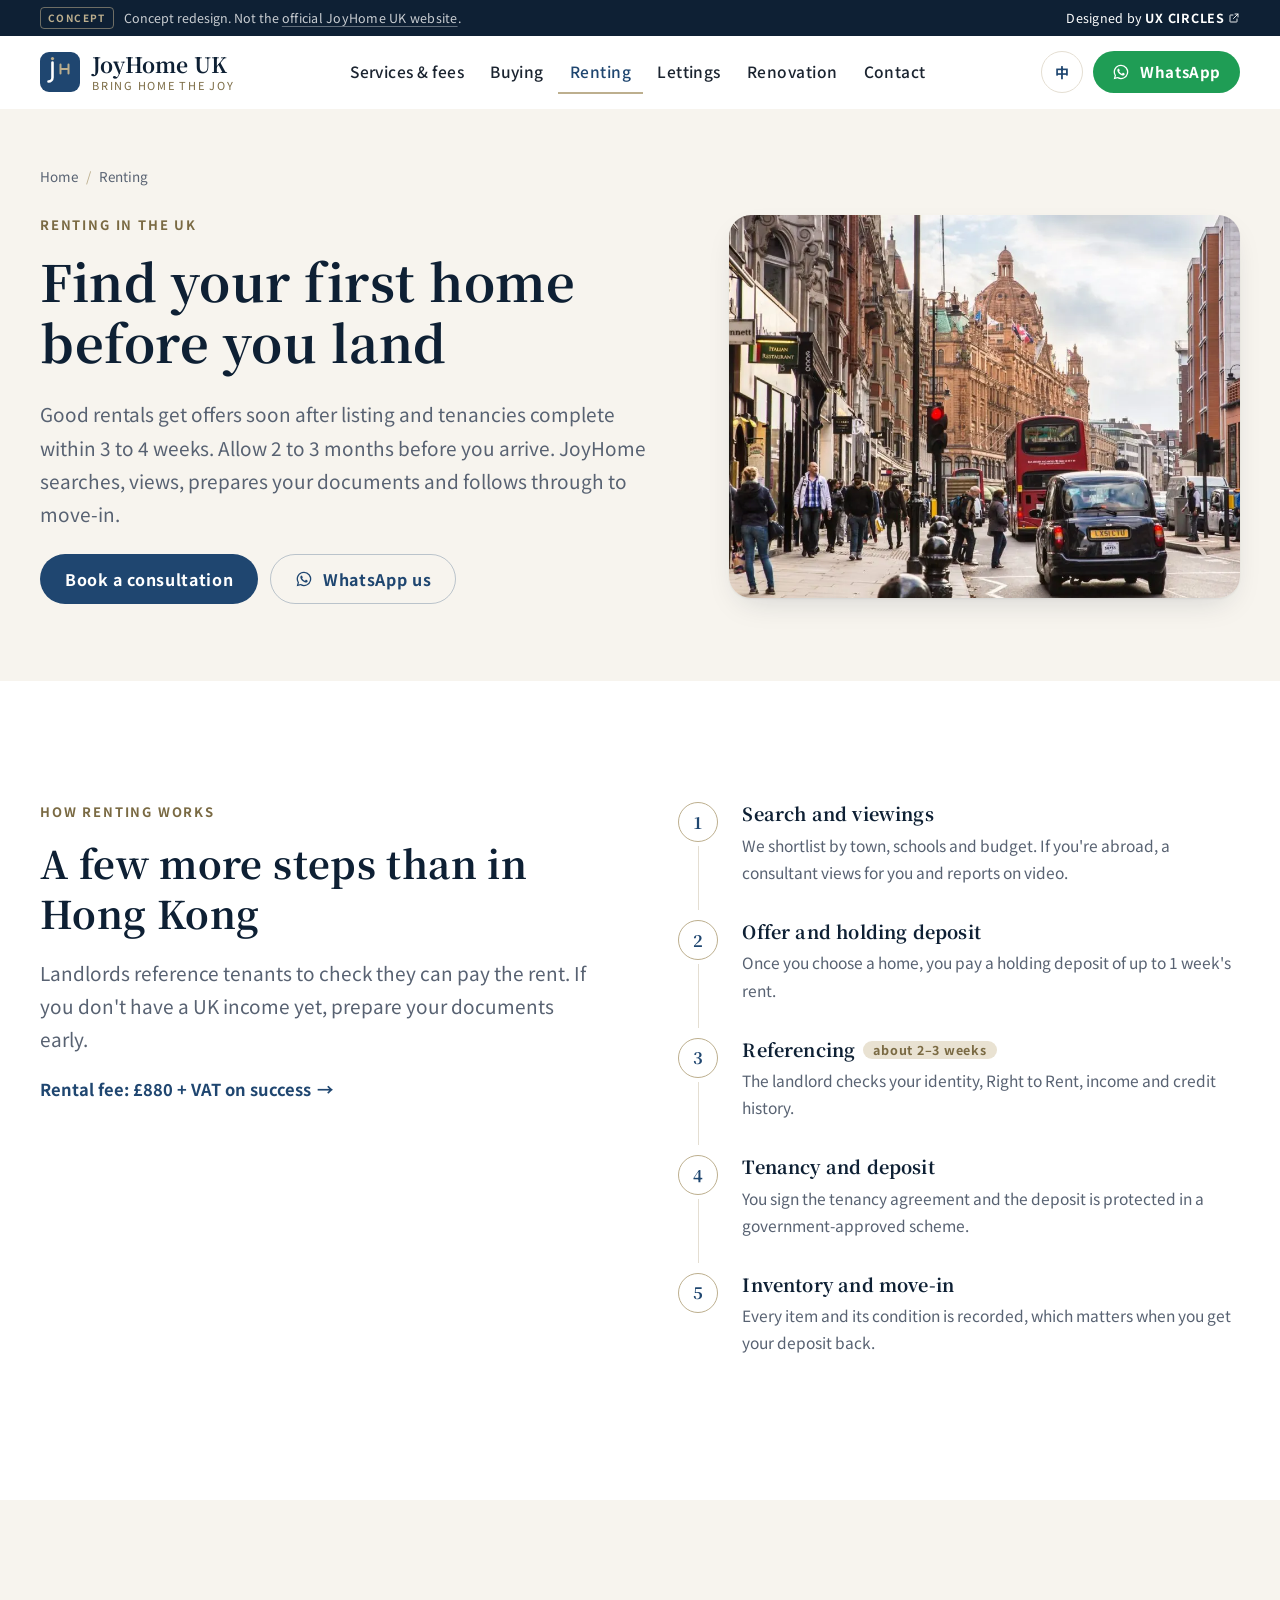
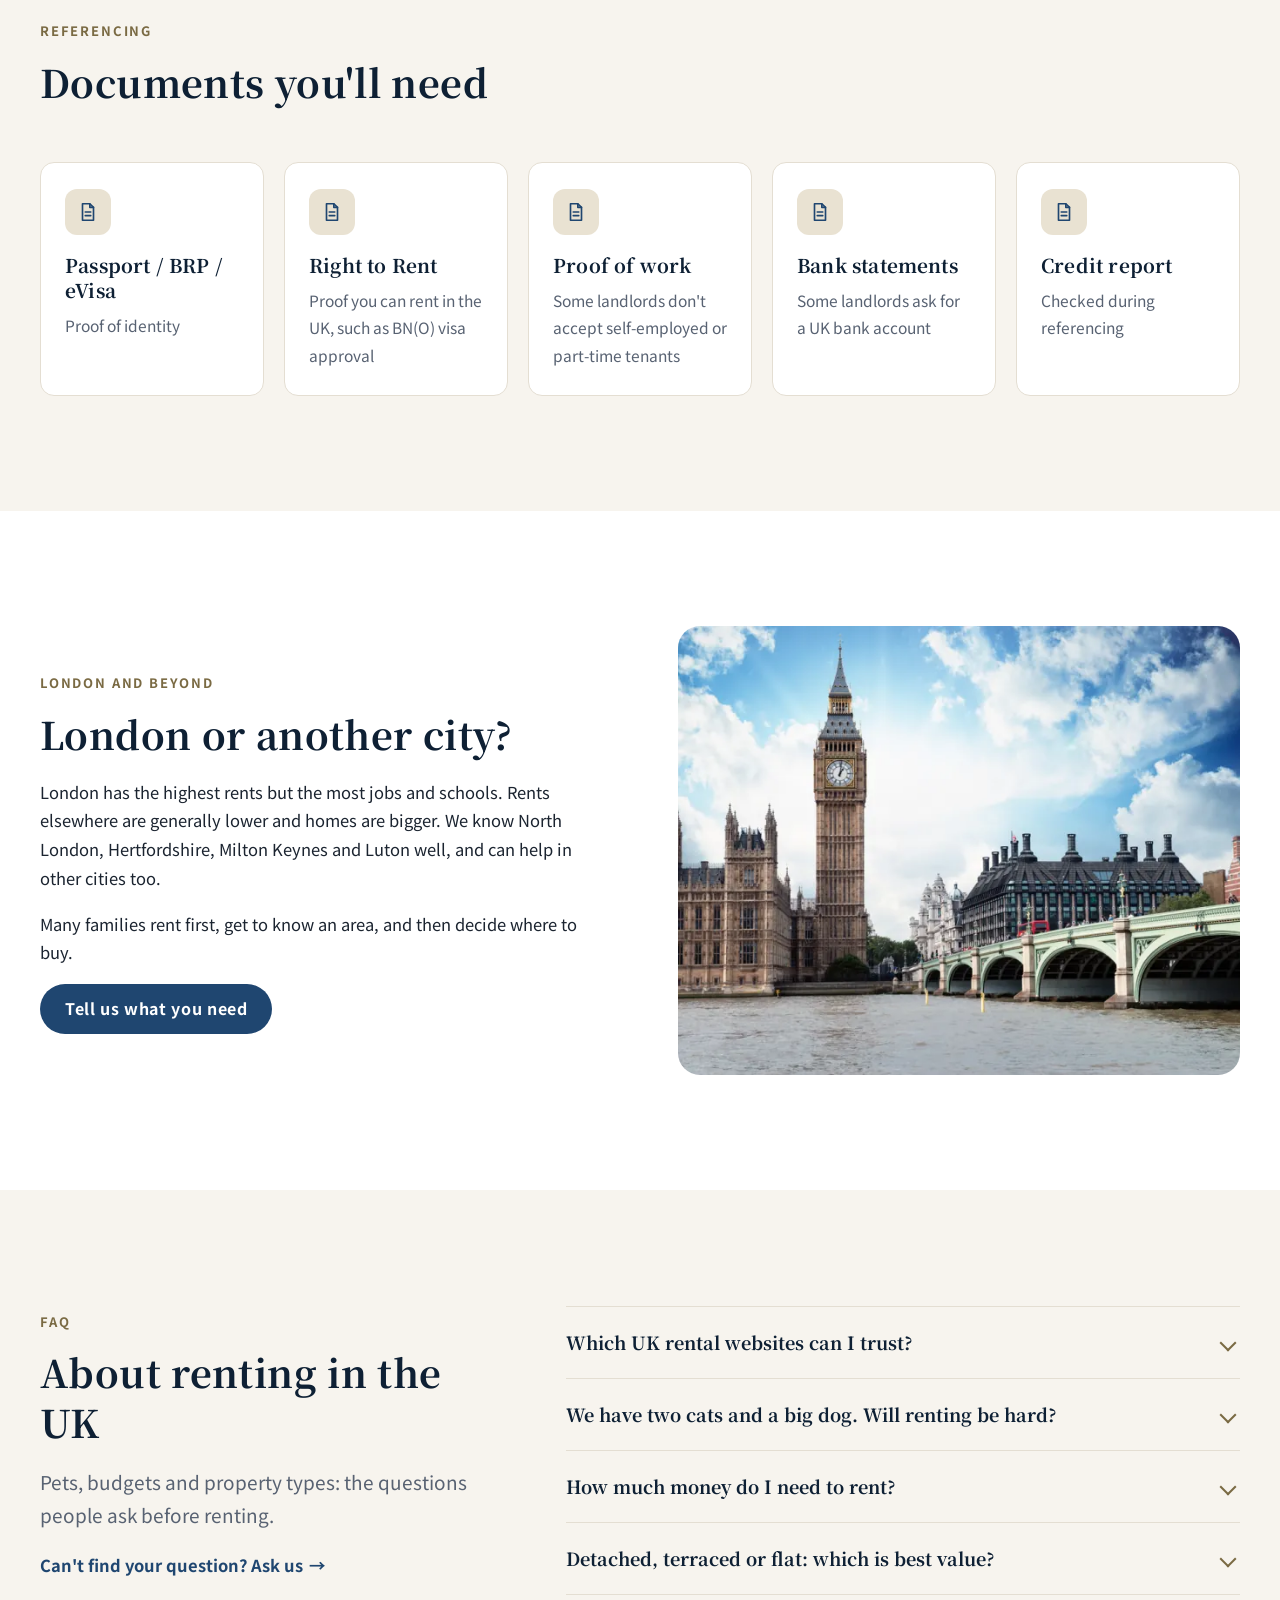
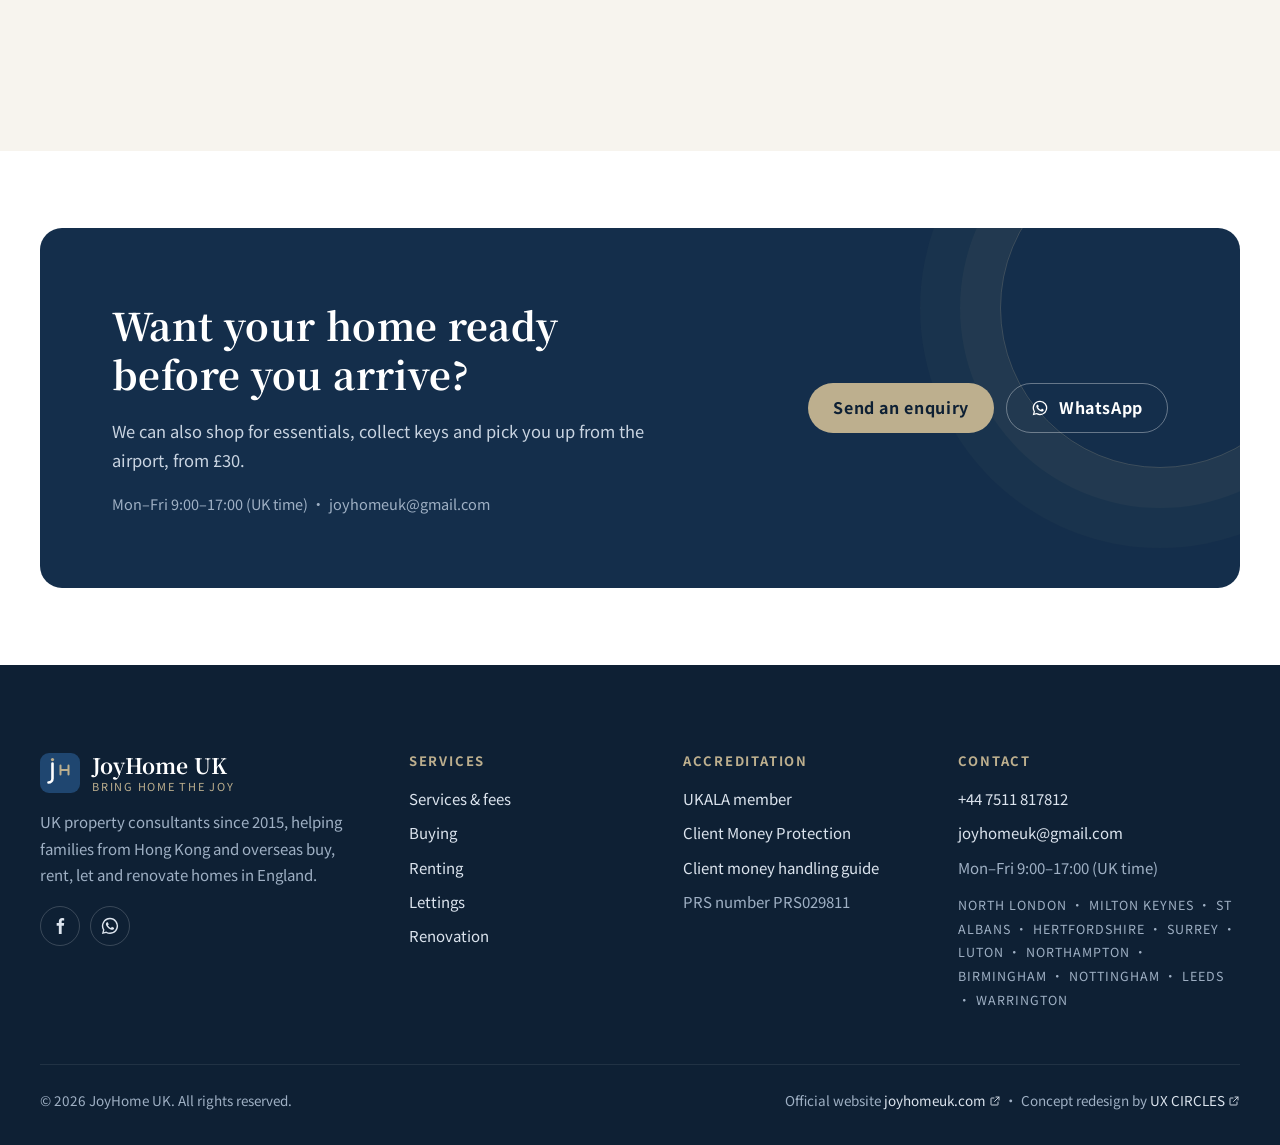
<file: en/rent.html>
<!doctype html>
<html lang="en-GB" class="no-js">
<head>
  <meta charset="utf-8">
  <meta name="viewport" content="width=device-width, initial-scale=1">
  <title>Renting in the UK · process, documents and costs | JoyHome UK</title>
  <meta name="description" content="How renting a home in the UK works, referencing documents, deposits and costs. JoyHome UK searches and views for you through to move-in.">
  <meta name="robots" content="noindex, nofollow">
  <meta name="theme-color" content="#F7F4EE">
  <link rel="canonical" href="https://uxcircles.github.io/joyhomeuk/en/rent">
  <link rel="alternate" hreflang="zh-Hant" href="https://uxcircles.github.io/joyhomeuk/rent">
  <link rel="alternate" hreflang="en" href="https://uxcircles.github.io/joyhomeuk/en/rent">
  <link rel="icon" href="../assets/img/favicon.svg" type="image/svg+xml">
  <meta property="og:type" content="website">
  <meta property="og:site_name" content="JoyHome UK">
  <meta property="og:title" content="Renting in the UK · process, documents and costs | JoyHome UK">
  <meta property="og:description" content="How renting a home in the UK works, referencing documents, deposits and costs. JoyHome UK searches and views for you through to move-in.">
  <meta property="og:url" content="https://uxcircles.github.io/joyhomeuk/en/rent">
  <meta property="og:image" content="https://uxcircles.github.io/joyhomeuk/assets/img/hero.webp">
  <link rel="preconnect" href="https://fonts.googleapis.com">
  <link rel="preconnect" href="https://fonts.gstatic.com" crossorigin>
  <link href="https://fonts.googleapis.com/css2?family=Noto+Sans+TC:wght@400;500;700&family=Noto+Serif+TC:wght@600;700&display=swap" rel="stylesheet">
  <link rel="stylesheet" href="../assets/css/style.css?v=3">
  <script>document.documentElement.classList.replace('no-js','js')</script>
</head>
<body>
  <a class="skip" href="#main">Skip to main content</a>
  <svg width="0" height="0" style="position:absolute" aria-hidden="true">
  <symbol id="i-check" viewBox="0 0 24 24"><path d="M20 6 9 17l-5-5"/></symbol>
  <symbol id="i-alert" viewBox="0 0 24 24"><circle cx="12" cy="12" r="9"/><path d="M12 8v4.5M12 16h.01"/></symbol>
  <symbol id="i-phone" viewBox="0 0 24 24"><path d="M5 4h3.5l1.8 4.5-2.3 1.4a11 11 0 0 0 6.1 6.1l1.4-2.3L20 15.5V19a1.5 1.5 0 0 1-1.6 1.5A16.5 16.5 0 0 1 3.5 5.6 1.5 1.5 0 0 1 5 4Z"/></symbol>
  <symbol id="i-mail" viewBox="0 0 24 24"><rect x="3" y="5" width="18" height="14" rx="2"/><path d="m3.5 6.5 8.5 6.5 8.5-6.5"/></symbol>
  <symbol id="i-wa" viewBox="0 0 24 24"><path d="M12 2.2A9.7 9.7 0 0 0 3.6 16.8L2.3 21.7l5-1.3A9.7 9.7 0 1 0 12 2.2Zm0 17.7a8 8 0 0 1-4.1-1.1l-.3-.2-3 .8.8-2.9-.2-.3A8 8 0 1 1 12 19.9Zm4.4-6c-.2-.1-1.4-.7-1.7-.8-.2-.1-.4-.1-.5.1l-.8 1c-.1.2-.3.2-.5.1a6.6 6.6 0 0 1-3.3-2.9c-.2-.4.2-.4.7-1.3.1-.2 0-.3 0-.4l-.8-1.8c-.2-.5-.4-.4-.5-.4h-.5a.9.9 0 0 0-.6.3 2.7 2.7 0 0 0-.8 2c0 1.2.9 2.3 1 2.5.1.2 1.7 2.6 4.1 3.7 1.5.7 2.1.7 2.9.6.5-.1 1.4-.6 1.6-1.1.2-.6.2-1 .1-1.1l-.4-.3Z"/></symbol>
  <symbol id="i-ext" viewBox="0 0 24 24"><path d="M14 4h6v6M20 4l-9 9M18 14v5a1 1 0 0 1-1 1H5a1 1 0 0 1-1-1V7a1 1 0 0 1 1-1h5"/></symbol>
  <symbol id="i-shield" viewBox="0 0 24 24"><path d="M12 3 4.5 6v5.5c0 4.6 3.2 8.2 7.5 9.5 4.3-1.3 7.5-4.9 7.5-9.5V6L12 3Z"/><path d="m8.8 12 2.2 2.2 4.2-4.4"/></symbol>
  <symbol id="i-pin" viewBox="0 0 24 24"><path d="M12 21s-7-6.2-7-11.5a7 7 0 0 1 14 0C19 14.8 12 21 12 21Z"/><circle cx="12" cy="9.5" r="2.5"/></symbol>
  <symbol id="i-home" viewBox="0 0 24 24"><path d="M3.5 11 12 4l8.5 7"/><path d="M5.5 9.5V20h13V9.5"/><path d="M10 20v-5.5h4V20"/></symbol>
  <symbol id="i-key" viewBox="0 0 24 24"><circle cx="8" cy="15" r="4"/><path d="m10.8 12.2 8.7-8.7M16.5 6.5l2.5 2.5M14 9l2 2"/></symbol>
  <symbol id="i-clock" viewBox="0 0 24 24"><circle cx="12" cy="12" r="9"/><path d="M12 7v5l3 2"/></symbol>
  <symbol id="i-search" viewBox="0 0 24 24"><circle cx="11" cy="11" r="6.5"/><path d="m20 20-4.2-4.2"/></symbol>
  <symbol id="i-chat" viewBox="0 0 24 24"><path d="M4 5h16v11H9l-5 4V5Z"/><path d="M8 9.5h8M8 12.5h5"/></symbol>
  <symbol id="i-pound" viewBox="0 0 24 24"><path d="M16.5 6.5A3.8 3.8 0 0 0 9 7.5V19M6 19h12M6.5 12.5h7"/></symbol>
  <symbol id="i-tool" viewBox="0 0 24 24"><path d="M14.5 6.5a4 4 0 0 0 5 5L12 19a2.1 2.1 0 0 1-3-3l7.5-7.5"/><path d="M14.5 6.5 17 4l3 3-2.5 2.5"/></symbol>
  <symbol id="i-doc" viewBox="0 0 24 24"><path d="M6 3h8l4 4v14H6V3Z"/><path d="M14 3v4h4M9 12h6M9 16h6"/></symbol>
  <symbol id="i-eye" viewBox="0 0 24 24"><path d="M2.5 12S6 5.5 12 5.5 21.5 12 21.5 12 18 18.5 12 18.5 2.5 12 2.5 12Z"/><circle cx="12" cy="12" r="3"/></symbol>
  <symbol id="i-users" viewBox="0 0 24 24"><circle cx="9" cy="8" r="3.5"/><path d="M2.5 20a6.5 6.5 0 0 1 13 0"/><path d="M16 4.6a3.5 3.5 0 0 1 0 6.8M18.5 14a6.5 6.5 0 0 1 3 6"/></symbol>
  <symbol id="i-trend" viewBox="0 0 24 24"><path d="m3 17 6-6 4 4 8-8"/><path d="M15 7h6v6"/></symbol>
  <symbol id="i-fb" viewBox="0 0 24 24"><path d="M14 8.5V6.8c0-.8.2-1.3 1.4-1.3H17V2.6A21 21 0 0 0 14.6 2.5C12.2 2.5 10.6 4 10.6 6.6v1.9H8v3.2h2.6V21.5H14v-9.8h2.6l.4-3.2H14Z"/></symbol>
</svg>
  <div class="concept-bar" role="note">
    <div class="wrap concept-inner">
      <p><span class="concept-tag">Concept</span><span class="concept-long">Concept redesign. Not the <a href="https://joyhomeuk.com/" target="_blank" rel="noopener">official JoyHome UK website</a>.</span></p>
      <a href="https://ux-circles.com/professionals" target="_blank" rel="noopener">Designed by <strong>UX CIRCLES</strong> <svg class="icon" aria-hidden="true"><use href="#i-ext"/></svg></a>
    </div>
  </div>
  <header class="site-header">
    <div class="wrap header-inner">
      <a class="brand" href="index.html" aria-label="JoyHome UK home">
        <svg class="brand-mark" viewBox="0 0 40 40" aria-hidden="true"><rect width="40" height="40" rx="9" fill="#1F4670"/><path d="M12.5 10.5v15a4 4 0 0 1-4 4" fill="none" stroke="#fff" stroke-width="2.6" stroke-linecap="round"/><path d="M20.5 12.5v9M28.5 12.5v9M20.5 17h8" fill="none" stroke="#BDAF8E" stroke-width="2" stroke-linecap="round"/><circle cx="12.5" cy="6.6" r="1.6" fill="#BDAF8E"/></svg>
        <span class="brand-word"><span class="brand-name">JoyHome UK</span><span class="brand-tag">Bring Home the Joy</span></span>
      </a>
      <nav class="nav" id="site-nav" aria-label="Main menu" data-nav>
        <ul class="nav-list">
          <li><a href="services.html">Services & fees</a></li>
          <li><a href="buy.html">Buying</a></li>
          <li><a href="rent.html" aria-current="page">Renting</a></li>
          <li><a href="management.html">Lettings</a></li>
          <li><a href="renovation.html">Renovation</a></li>
          <li><a href="contact.html">Contact</a></li>
        </ul>
        <div class="nav-extra">
          <a class="btn btn-wa" href="https://wa.me/447511817812" target="_blank" rel="noopener"><svg class="icon icon-fill" aria-hidden="true"><use href="#i-wa"/></svg>WhatsApp us</a>
          <a class="btn btn-ghost" href="tel:+447511817812"><svg class="icon" aria-hidden="true"><use href="#i-phone"/></svg>+44 7511 817812</a>
        </div>
      </nav>
      <div class="header-cta">
        <a class="lang" href="../rent.html" lang="zh-Hant-HK" hreflang="zh-Hant-HK" aria-label="繁體中文">中</a>
        <a class="btn btn-wa" href="https://wa.me/447511817812" target="_blank" rel="noopener"><svg class="icon icon-fill" aria-hidden="true"><use href="#i-wa"/></svg>WhatsApp</a>
        <button class="burger" type="button" aria-expanded="false" aria-controls="site-nav" aria-label="Open menu" data-open="Open menu" data-close="Close menu"><span></span><span></span><span></span></button>
      </div>
    </div>
  </header>

  <main id="main">
    <section class="page-hero">
      <div class="wrap">
        <nav class="crumbs" aria-label="Breadcrumb"><ol><li><a href="index.html">Home</a></li><li aria-current="page">Renting</li></ol></nav>
        <div class="page-hero-grid">
          <div>
            <p class="eyebrow">Renting in the UK</p>
            <h1>Find your first home<br>before you land</h1>
            <p class="lead">Good rentals get offers soon after listing and tenancies complete within 3 to 4 weeks. Allow 2 to 3 months before you arrive. JoyHome searches, views, prepares your documents and follows through to move-in.</p>
          <div class="btn-row">
            <a class="btn btn-primary" href="contact.html">Book a consultation</a>
            <a class="btn btn-ghost" href="https://wa.me/447511817812" target="_blank" rel="noopener"><svg class="icon icon-fill" aria-hidden="true"><use href="#i-wa"/></svg>WhatsApp us</a>
          </div>
          </div>
        <div class="page-hero-media"><img src="../assets/img/rent.webp" alt="A London street" width="1024" height="768"></div>
        </div>
      </div>
    </section>

    <section class="section">
      <div class="wrap">
        <div class="grid-2" style="align-items:start;gap:clamp(32px,6vw,80px)">
          <div>
            <p class="eyebrow">How renting works</p>
            <h2>A few more steps than in Hong Kong</h2>
            <p class="lead">Landlords reference tenants to check they can pay the rent. If you don't have a UK income yet, prepare your documents early.</p>
            <p><a class="link-arrow" href="services.html#rent">Rental fee: £880 + VAT on success</a></p>
          </div>
          <ol class="timeline">
            <li class="reveal"><h3>Search and viewings</h3><p>We shortlist by town, schools and budget. If you're abroad, a consultant views for you and reports on video.</p></li>
            <li class="reveal"><h3>Offer and holding deposit</h3><p>Once you choose a home, you pay a holding deposit of up to 1 week's rent.</p></li>
            <li class="reveal"><h3>Referencing<span class="when">about 2–3 weeks</span></h3><p>The landlord checks your identity, Right to Rent, income and credit history.</p></li>
            <li class="reveal"><h3>Tenancy and deposit</h3><p>You sign the tenancy agreement and the deposit is protected in a government-approved scheme.</p></li>
            <li class="reveal"><h3>Inventory and move-in</h3><p>Every item and its condition is recorded, which matters when you get your deposit back.</p></li>
          </ol>
        </div>
      </div>
    </section>

    <section class="section bg-cream">
      <div class="wrap">
        <div class="head">
          <p class="eyebrow">Referencing</p>
          <h2>Documents you'll need</h2>
        </div>
        <div class="grid-3" style="grid-template-columns:repeat(auto-fit,minmax(200px,1fr))">
          <div class="card reveal"><div class="card-icon"><svg class="icon" aria-hidden="true"><use href="#i-doc"/></svg></div><h3>Passport / BRP / eVisa</h3><p>Proof of identity</p></div>
          <div class="card reveal"><div class="card-icon"><svg class="icon" aria-hidden="true"><use href="#i-doc"/></svg></div><h3>Right to Rent</h3><p>Proof you can rent in the UK, such as BN(O) visa approval</p></div>
          <div class="card reveal"><div class="card-icon"><svg class="icon" aria-hidden="true"><use href="#i-doc"/></svg></div><h3>Proof of work</h3><p>Some landlords don't accept self-employed or part-time tenants</p></div>
          <div class="card reveal"><div class="card-icon"><svg class="icon" aria-hidden="true"><use href="#i-doc"/></svg></div><h3>Bank statements</h3><p>Some landlords ask for a UK bank account</p></div>
          <div class="card reveal"><div class="card-icon"><svg class="icon" aria-hidden="true"><use href="#i-doc"/></svg></div><h3>Credit report</h3><p>Checked during referencing</p></div>
        </div>
      </div>
    </section>

    <section class="section">
      <div class="wrap split reverse">
        <div class="split-media reveal"><img src="../assets/img/rent-london.webp" alt="Westminster and Big Ben" loading="lazy" width="768" height="516"></div>
        <div>
          <p class="eyebrow">London and beyond</p>
          <h2>London or another city?</h2>
          <p>London has the highest rents but the most jobs and schools. Rents elsewhere are generally lower and homes are bigger. We know North London, Hertfordshire, Milton Keynes and Luton well, and can help in other cities too.</p>
          <p>Many families rent first, get to know an area, and then decide where to buy.</p>
          <a class="btn btn-primary" href="contact.html">Tell us what you need</a>
        </div>
      </div>
    </section>

    <section class="section bg-cream" id="faq">
      <div class="wrap faq-wrap">
        <div class="head">
          <p class="eyebrow">FAQ</p>
          <h2>About renting in the UK</h2>
          <p class="lead">Pets, budgets and property types: the questions people ask before renting.</p>
          <a class="link-arrow" href="contact.html">Can't find your question? Ask us</a>
        </div>
        <div class="faq">
          <details>
            <summary>Which UK rental websites can I trust?</summary>
            <div class="faq-a"><p>Rightmove, Zoopla, OpenRent and SpareRoom are the most used. Pick your town and area, compare rents, then look at amenities, schools, safety and transport. If you're in Hong Kong, JoyHome can handle the whole process for you.</p></div>
          </details>
          <details>
            <summary>We have two cats and a big dog. Will renting be hard?</summary>
            <div class="faq-a"><p>Some landlords don't accept pets or ask for higher rent. Pets are family, so we actively look for pet-friendly homes. With pets, allow 3 to 4 months before you arrive.</p></div>
          </details>
          <details>
            <summary>How much money do I need to rent?</summary>
            <div class="faq-a"><p>Mainly the deposit, the first month's rent and any consultancy fee. For rents under £50,000 a year, the deposit is capped at 5 weeks' rent and a holding deposit at 1 week's rent. You'll also pay utilities, broadband and Council Tax. Renting law in England changed significantly in 2026, including rules on rent in advance, and we'll explain the current position.</p></div>
          </details>
          <details>
            <summary>Detached, terraced or flat: which is best value?</summary>
            <div class="faq-a"><p>Terraces are often older and lower, so watch for security, damp and ageing fittings, which is why rents are lower. Newer flats tend to have fewer security and structural issues. In the end it's about area, budget, schools and transport together.</p></div>
          </details>
        </div>
      </div>
    </section>

    <section class="section tight">
      <div class="wrap">
        <div class="cta-band reveal">
          <div>
            <h2>Want your home ready before you arrive?</h2>
            <p>We can also shop for essentials, collect keys and pick you up from the airport, from £30.</p>
            <p class="contact-lines">Mon–Fri 9:00–17:00 (UK time) · joyhomeuk@gmail.com</p>
          </div>
          <div class="btn-row">
            <a class="btn btn-gold" href="contact.html">Send an enquiry</a>
            <a class="btn btn-ghost" href="https://wa.me/447511817812" target="_blank" rel="noopener"><svg class="icon icon-fill" aria-hidden="true"><use href="#i-wa"/></svg>WhatsApp</a>
          </div>
        </div>
      </div>
    </section>
  </main>

  <footer class="site-footer">
    <div class="wrap">
      <div class="footer-grid">
        <div>
          <a class="brand" href="index.html" aria-label="JoyHome UK home">
            <svg class="brand-mark" viewBox="0 0 40 40" aria-hidden="true"><rect width="40" height="40" rx="9" fill="#1F4670"/><path d="M12.5 10.5v15a4 4 0 0 1-4 4" fill="none" stroke="#fff" stroke-width="2.6" stroke-linecap="round"/><path d="M20.5 12.5v9M28.5 12.5v9M20.5 17h8" fill="none" stroke="#BDAF8E" stroke-width="2" stroke-linecap="round"/><circle cx="12.5" cy="6.6" r="1.6" fill="#BDAF8E"/></svg>
            <span class="brand-word"><span class="brand-name">JoyHome UK</span><span class="brand-tag">Bring Home the Joy</span></span>
          </a>
          <p>UK property consultants since 2015, helping families from Hong Kong and overseas buy, rent, let and renovate homes in England.</p>
          <div class="social"><a href="https://www.facebook.com/JoyhomeUK" target="_blank" rel="noopener" aria-label="JoyHome UK Facebook"><svg class="icon icon-fill" aria-hidden="true"><use href="#i-fb"/></svg></a><a href="https://wa.me/447511817812" target="_blank" rel="noopener" aria-label="WhatsApp"><svg class="icon icon-fill" aria-hidden="true"><use href="#i-wa"/></svg></a></div>
        </div>
        <div>
          <h4>Services</h4>
          <ul>
          <li><a href="services.html">Services & fees</a></li>
          <li><a href="buy.html">Buying</a></li>
          <li><a href="rent.html">Renting</a></li>
          <li><a href="management.html">Lettings</a></li>
          <li><a href="renovation.html">Renovation</a></li>
          </ul>
        </div>
        <div>
          <h4>Accreditation</h4>
          <ul>
            <li><a href="https://www.joyhomeuk.com/wp-content/uploads/2020/07/UKALA.pdf" target="_blank" rel="noopener">UKALA member</a></li>
            <li><a href="https://www.joyhomeuk.com/wp-content/uploads/2020/07/CMP.pdf" target="_blank" rel="noopener">Client Money Protection</a></li>
            <li><a href="https://www.joyhomeuk.com/wp-content/uploads/2020/07/UKALA-Client-Money-Handling.pdf" target="_blank" rel="noopener">Client money handling guide</a></li>
            <li>PRS number PRS029811</li>
          </ul>
        </div>
        <div>
          <h4>Contact</h4>
          <ul>
            <li><a href="tel:+447511817812">+44 7511 817812</a></li>
            <li><a href="mailto:joyhomeuk@gmail.com">joyhomeuk@gmail.com</a></li>
            <li>Mon–Fri 9:00–17:00 (UK time)</li>
          </ul>
          <p class="footer-areas">North London · Milton Keynes · St Albans · Hertfordshire · Surrey · Luton · Northampton · Birmingham · Nottingham · Leeds · Warrington</p>
        </div>
      </div>
      <div class="footer-bottom">
        <p>© <span data-year>2026</span> JoyHome UK. All rights reserved.</p>
        <p>Official website <a href="https://joyhomeuk.com/" target="_blank" rel="noopener">joyhomeuk.com <svg class="icon" aria-hidden="true"><use href="#i-ext"/></svg></a> · Concept redesign by <a href="https://ux-circles.com/professionals" target="_blank" rel="noopener">UX CIRCLES <svg class="icon" aria-hidden="true"><use href="#i-ext"/></svg></a></p>
      </div>
    </div>
  </footer>

  <nav class="action-bar" aria-label="Quick contact">
    <a class="is-wa" href="https://wa.me/447511817812" target="_blank" rel="noopener"><svg class="icon icon-fill" aria-hidden="true"><use href="#i-wa"/></svg>WhatsApp</a>
    <a href="tel:+447511817812"><svg class="icon" aria-hidden="true"><use href="#i-phone"/></svg>Call</a>
    <a href="mailto:joyhomeuk@gmail.com"><svg class="icon" aria-hidden="true"><use href="#i-mail"/></svg>Email</a>
  </nav>
  <script src="../assets/js/main.js?v=2" defer></script>
</body>
</html>
</file>
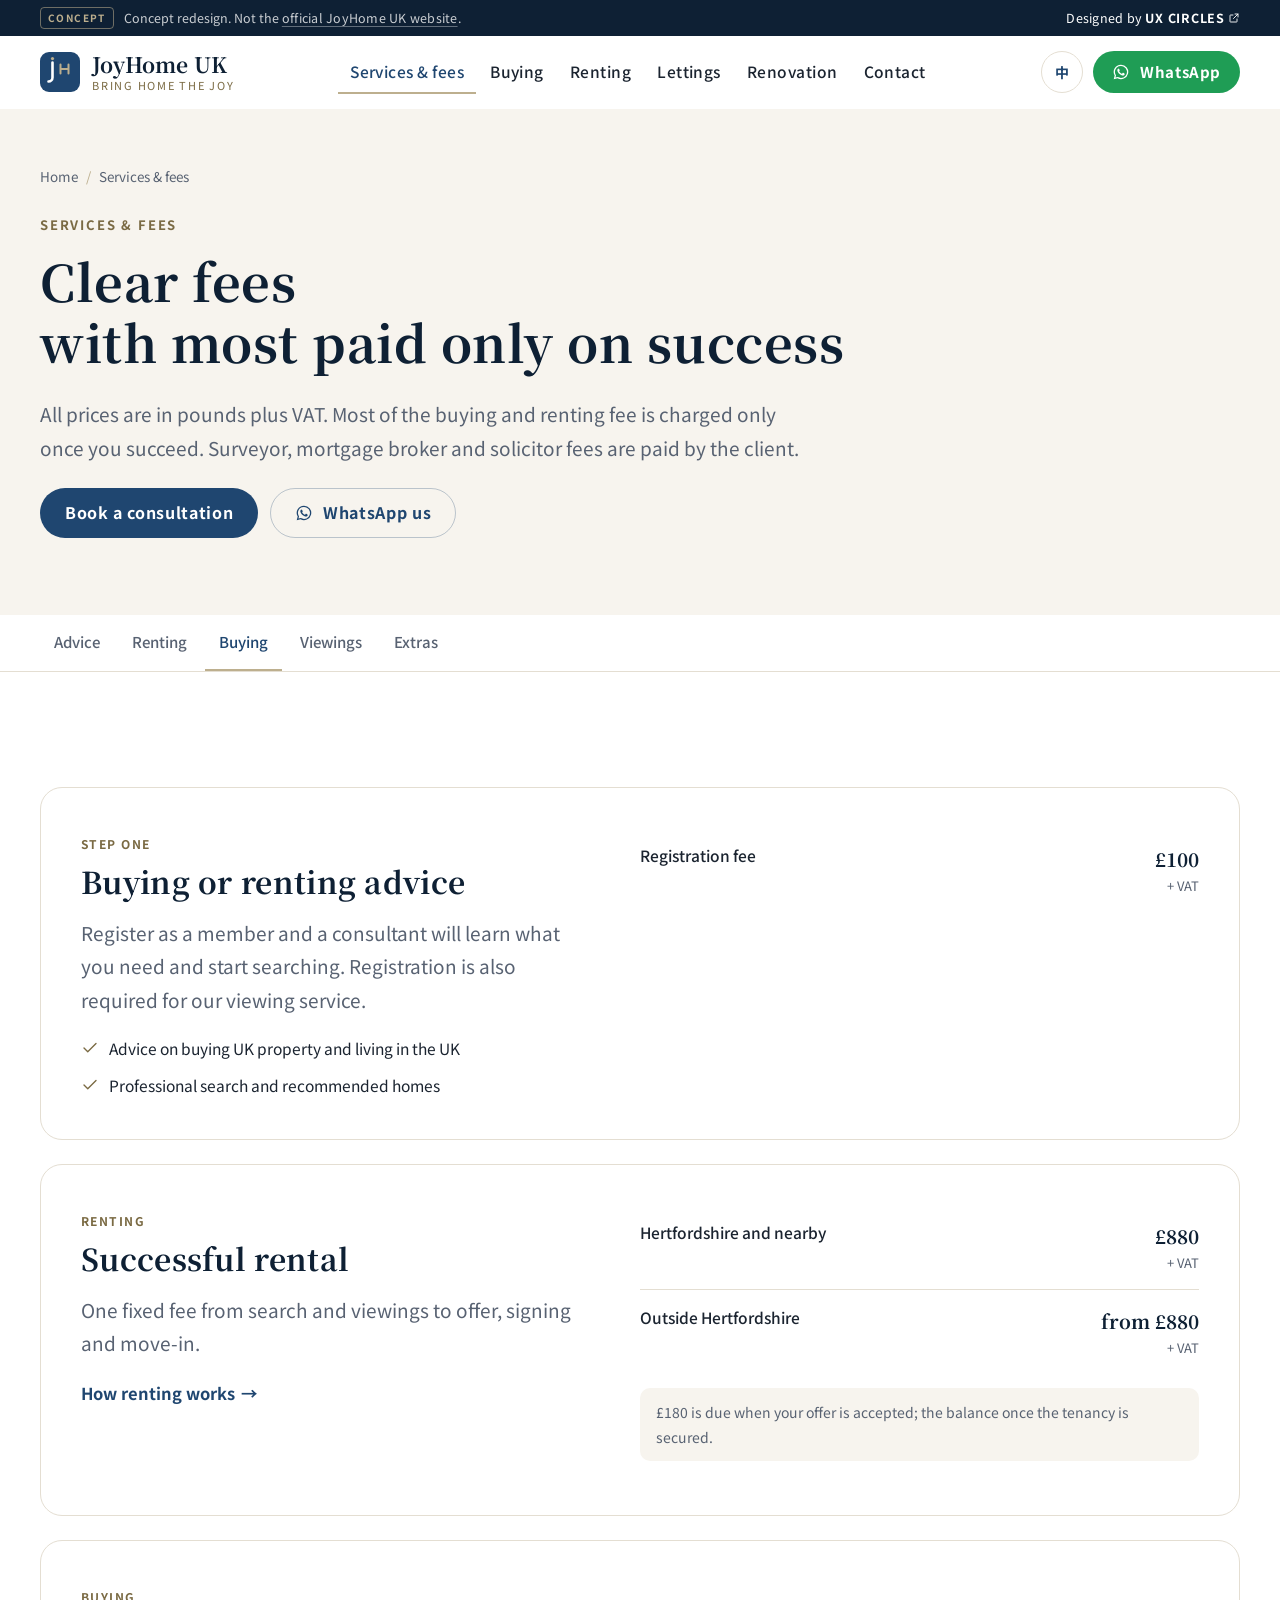
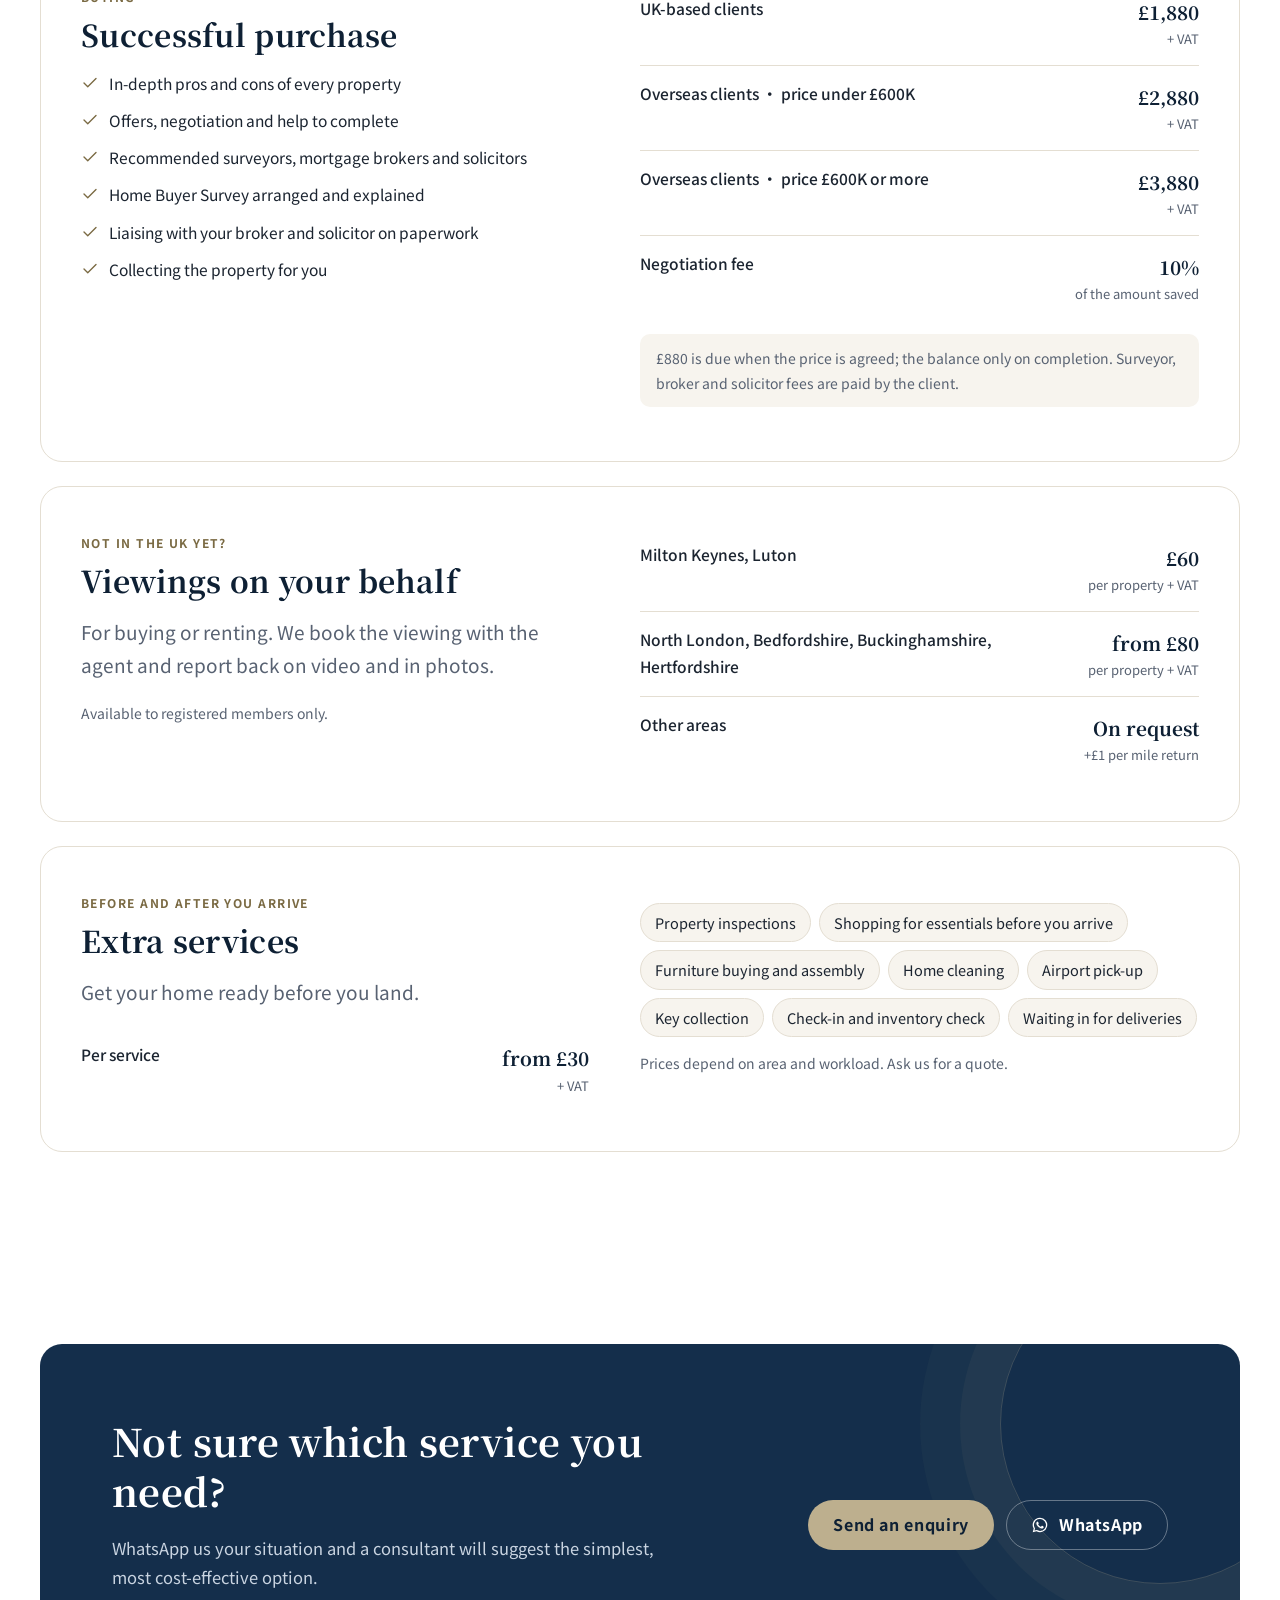
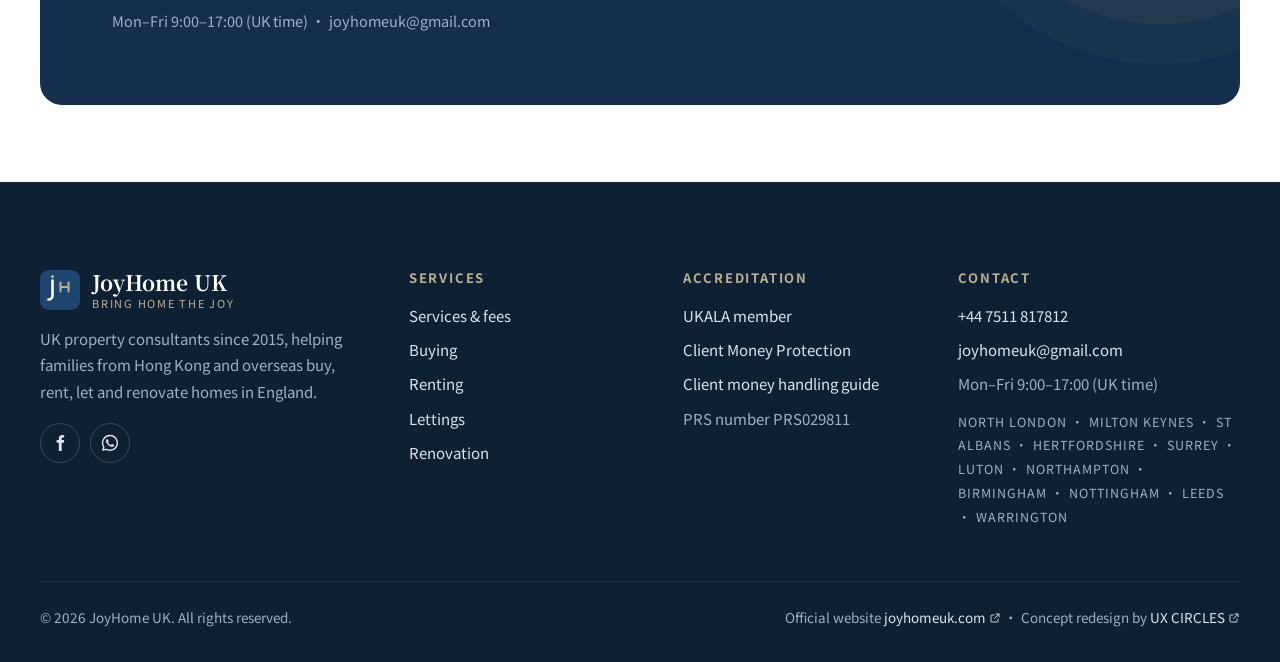
<file: en/services.html>
<!doctype html>
<html lang="en-GB" class="no-js">
<head>
  <meta charset="utf-8">
  <meta name="viewport" content="width=device-width, initial-scale=1">
  <title>Services & fees · JoyHome UK</title>
  <meta name="description" content="JoyHome UK fees for buying, renting, viewings and extra services. Registration £100, successful rental £880, purchase from £1,880 (plus VAT).">
  <meta name="robots" content="noindex, nofollow">
  <meta name="theme-color" content="#F7F4EE">
  <link rel="canonical" href="https://uxcircles.github.io/joyhomeuk/en/services">
  <link rel="alternate" hreflang="zh-Hant" href="https://uxcircles.github.io/joyhomeuk/services">
  <link rel="alternate" hreflang="en" href="https://uxcircles.github.io/joyhomeuk/en/services">
  <link rel="icon" href="../assets/img/favicon.svg" type="image/svg+xml">
  <meta property="og:type" content="website">
  <meta property="og:site_name" content="JoyHome UK">
  <meta property="og:title" content="Services & fees · JoyHome UK">
  <meta property="og:description" content="JoyHome UK fees for buying, renting, viewings and extra services. Registration £100, successful rental £880, purchase from £1,880 (plus VAT).">
  <meta property="og:url" content="https://uxcircles.github.io/joyhomeuk/en/services">
  <meta property="og:image" content="https://uxcircles.github.io/joyhomeuk/assets/img/hero.webp">
  <link rel="preconnect" href="https://fonts.googleapis.com">
  <link rel="preconnect" href="https://fonts.gstatic.com" crossorigin>
  <link href="https://fonts.googleapis.com/css2?family=Noto+Sans+TC:wght@400;500;700&family=Noto+Serif+TC:wght@600;700&display=swap" rel="stylesheet">
  <link rel="stylesheet" href="../assets/css/style.css?v=3">
  <script>document.documentElement.classList.replace('no-js','js')</script>
</head>
<body>
  <a class="skip" href="#main">Skip to main content</a>
  <svg width="0" height="0" style="position:absolute" aria-hidden="true">
  <symbol id="i-check" viewBox="0 0 24 24"><path d="M20 6 9 17l-5-5"/></symbol>
  <symbol id="i-alert" viewBox="0 0 24 24"><circle cx="12" cy="12" r="9"/><path d="M12 8v4.5M12 16h.01"/></symbol>
  <symbol id="i-phone" viewBox="0 0 24 24"><path d="M5 4h3.5l1.8 4.5-2.3 1.4a11 11 0 0 0 6.1 6.1l1.4-2.3L20 15.5V19a1.5 1.5 0 0 1-1.6 1.5A16.5 16.5 0 0 1 3.5 5.6 1.5 1.5 0 0 1 5 4Z"/></symbol>
  <symbol id="i-mail" viewBox="0 0 24 24"><rect x="3" y="5" width="18" height="14" rx="2"/><path d="m3.5 6.5 8.5 6.5 8.5-6.5"/></symbol>
  <symbol id="i-wa" viewBox="0 0 24 24"><path d="M12 2.2A9.7 9.7 0 0 0 3.6 16.8L2.3 21.7l5-1.3A9.7 9.7 0 1 0 12 2.2Zm0 17.7a8 8 0 0 1-4.1-1.1l-.3-.2-3 .8.8-2.9-.2-.3A8 8 0 1 1 12 19.9Zm4.4-6c-.2-.1-1.4-.7-1.7-.8-.2-.1-.4-.1-.5.1l-.8 1c-.1.2-.3.2-.5.1a6.6 6.6 0 0 1-3.3-2.9c-.2-.4.2-.4.7-1.3.1-.2 0-.3 0-.4l-.8-1.8c-.2-.5-.4-.4-.5-.4h-.5a.9.9 0 0 0-.6.3 2.7 2.7 0 0 0-.8 2c0 1.2.9 2.3 1 2.5.1.2 1.7 2.6 4.1 3.7 1.5.7 2.1.7 2.9.6.5-.1 1.4-.6 1.6-1.1.2-.6.2-1 .1-1.1l-.4-.3Z"/></symbol>
  <symbol id="i-ext" viewBox="0 0 24 24"><path d="M14 4h6v6M20 4l-9 9M18 14v5a1 1 0 0 1-1 1H5a1 1 0 0 1-1-1V7a1 1 0 0 1 1-1h5"/></symbol>
  <symbol id="i-shield" viewBox="0 0 24 24"><path d="M12 3 4.5 6v5.5c0 4.6 3.2 8.2 7.5 9.5 4.3-1.3 7.5-4.9 7.5-9.5V6L12 3Z"/><path d="m8.8 12 2.2 2.2 4.2-4.4"/></symbol>
  <symbol id="i-pin" viewBox="0 0 24 24"><path d="M12 21s-7-6.2-7-11.5a7 7 0 0 1 14 0C19 14.8 12 21 12 21Z"/><circle cx="12" cy="9.5" r="2.5"/></symbol>
  <symbol id="i-home" viewBox="0 0 24 24"><path d="M3.5 11 12 4l8.5 7"/><path d="M5.5 9.5V20h13V9.5"/><path d="M10 20v-5.5h4V20"/></symbol>
  <symbol id="i-key" viewBox="0 0 24 24"><circle cx="8" cy="15" r="4"/><path d="m10.8 12.2 8.7-8.7M16.5 6.5l2.5 2.5M14 9l2 2"/></symbol>
  <symbol id="i-clock" viewBox="0 0 24 24"><circle cx="12" cy="12" r="9"/><path d="M12 7v5l3 2"/></symbol>
  <symbol id="i-search" viewBox="0 0 24 24"><circle cx="11" cy="11" r="6.5"/><path d="m20 20-4.2-4.2"/></symbol>
  <symbol id="i-chat" viewBox="0 0 24 24"><path d="M4 5h16v11H9l-5 4V5Z"/><path d="M8 9.5h8M8 12.5h5"/></symbol>
  <symbol id="i-pound" viewBox="0 0 24 24"><path d="M16.5 6.5A3.8 3.8 0 0 0 9 7.5V19M6 19h12M6.5 12.5h7"/></symbol>
  <symbol id="i-tool" viewBox="0 0 24 24"><path d="M14.5 6.5a4 4 0 0 0 5 5L12 19a2.1 2.1 0 0 1-3-3l7.5-7.5"/><path d="M14.5 6.5 17 4l3 3-2.5 2.5"/></symbol>
  <symbol id="i-doc" viewBox="0 0 24 24"><path d="M6 3h8l4 4v14H6V3Z"/><path d="M14 3v4h4M9 12h6M9 16h6"/></symbol>
  <symbol id="i-eye" viewBox="0 0 24 24"><path d="M2.5 12S6 5.5 12 5.5 21.5 12 21.5 12 18 18.5 12 18.5 2.5 12 2.5 12Z"/><circle cx="12" cy="12" r="3"/></symbol>
  <symbol id="i-users" viewBox="0 0 24 24"><circle cx="9" cy="8" r="3.5"/><path d="M2.5 20a6.5 6.5 0 0 1 13 0"/><path d="M16 4.6a3.5 3.5 0 0 1 0 6.8M18.5 14a6.5 6.5 0 0 1 3 6"/></symbol>
  <symbol id="i-trend" viewBox="0 0 24 24"><path d="m3 17 6-6 4 4 8-8"/><path d="M15 7h6v6"/></symbol>
  <symbol id="i-fb" viewBox="0 0 24 24"><path d="M14 8.5V6.8c0-.8.2-1.3 1.4-1.3H17V2.6A21 21 0 0 0 14.6 2.5C12.2 2.5 10.6 4 10.6 6.6v1.9H8v3.2h2.6V21.5H14v-9.8h2.6l.4-3.2H14Z"/></symbol>
</svg>
  <div class="concept-bar" role="note">
    <div class="wrap concept-inner">
      <p><span class="concept-tag">Concept</span><span class="concept-long">Concept redesign. Not the <a href="https://joyhomeuk.com/" target="_blank" rel="noopener">official JoyHome UK website</a>.</span></p>
      <a href="https://ux-circles.com/professionals" target="_blank" rel="noopener">Designed by <strong>UX CIRCLES</strong> <svg class="icon" aria-hidden="true"><use href="#i-ext"/></svg></a>
    </div>
  </div>
  <header class="site-header">
    <div class="wrap header-inner">
      <a class="brand" href="index.html" aria-label="JoyHome UK home">
        <svg class="brand-mark" viewBox="0 0 40 40" aria-hidden="true"><rect width="40" height="40" rx="9" fill="#1F4670"/><path d="M12.5 10.5v15a4 4 0 0 1-4 4" fill="none" stroke="#fff" stroke-width="2.6" stroke-linecap="round"/><path d="M20.5 12.5v9M28.5 12.5v9M20.5 17h8" fill="none" stroke="#BDAF8E" stroke-width="2" stroke-linecap="round"/><circle cx="12.5" cy="6.6" r="1.6" fill="#BDAF8E"/></svg>
        <span class="brand-word"><span class="brand-name">JoyHome UK</span><span class="brand-tag">Bring Home the Joy</span></span>
      </a>
      <nav class="nav" id="site-nav" aria-label="Main menu" data-nav>
        <ul class="nav-list">
          <li><a href="services.html" aria-current="page">Services & fees</a></li>
          <li><a href="buy.html">Buying</a></li>
          <li><a href="rent.html">Renting</a></li>
          <li><a href="management.html">Lettings</a></li>
          <li><a href="renovation.html">Renovation</a></li>
          <li><a href="contact.html">Contact</a></li>
        </ul>
        <div class="nav-extra">
          <a class="btn btn-wa" href="https://wa.me/447511817812" target="_blank" rel="noopener"><svg class="icon icon-fill" aria-hidden="true"><use href="#i-wa"/></svg>WhatsApp us</a>
          <a class="btn btn-ghost" href="tel:+447511817812"><svg class="icon" aria-hidden="true"><use href="#i-phone"/></svg>+44 7511 817812</a>
        </div>
      </nav>
      <div class="header-cta">
        <a class="lang" href="../services.html" lang="zh-Hant-HK" hreflang="zh-Hant-HK" aria-label="繁體中文">中</a>
        <a class="btn btn-wa" href="https://wa.me/447511817812" target="_blank" rel="noopener"><svg class="icon icon-fill" aria-hidden="true"><use href="#i-wa"/></svg>WhatsApp</a>
        <button class="burger" type="button" aria-expanded="false" aria-controls="site-nav" aria-label="Open menu" data-open="Open menu" data-close="Close menu"><span></span><span></span><span></span></button>
      </div>
    </div>
  </header>

  <main id="main">
    <section class="page-hero">
      <div class="wrap">
        <nav class="crumbs" aria-label="Breadcrumb"><ol><li><a href="index.html">Home</a></li><li aria-current="page">Services & fees</li></ol></nav>
        <div class="page-hero-grid no-media">
          <div>
            <p class="eyebrow">Services & fees</p>
            <h1>Clear fees<br>with most paid only on success</h1>
            <p class="lead">All prices are in pounds plus VAT. Most of the buying and renting fee is charged only once you succeed. Surveyor, mortgage broker and solicitor fees are paid by the client.</p>
          <div class="btn-row">
            <a class="btn btn-primary" href="contact.html">Book a consultation</a>
            <a class="btn btn-ghost" href="https://wa.me/447511817812" target="_blank" rel="noopener"><svg class="icon icon-fill" aria-hidden="true"><use href="#i-wa"/></svg>WhatsApp us</a>
          </div>
          </div>
        </div>
      </div>
    </section>

    <div class="subnav"><div class="wrap"><ul>
      <li><a href="#consult">Advice</a></li><li><a href="#rent">Renting</a></li><li><a href="#buy">Buying</a></li><li><a href="#viewing">Viewings</a></li><li><a href="#extras">Extras</a></li>
    </ul></div></div>

    <section class="section">
      <div class="wrap">
        <article class="fee-card reveal" id="consult">
          <div>
            <span class="tag">Step one</span>
            <h2>Buying or renting advice</h2>
            <p class="lead">Register as a member and a consultant will learn what you need and start searching. Registration is also required for our viewing service.</p>
            <ul class="checklist"><li><svg class="icon" aria-hidden="true"><use href="#i-check"/></svg><span>Advice on buying UK property and living in the UK</span></li><li><svg class="icon" aria-hidden="true"><use href="#i-check"/></svg><span>Professional search and recommended homes</span></li></ul>
          </div>
          <div>
            <table class="fee-table"><tbody>
              <tr><th>Registration fee</th><td>£100<small>+ VAT</small></td></tr>
            </tbody></table>
          </div>
        </article>

        <article class="fee-card reveal" id="rent">
          <div>
            <span class="tag">Renting</span>
            <h2>Successful rental</h2>
            <p class="lead">One fixed fee from search and viewings to offer, signing and move-in.</p>
            <a class="link-arrow" href="rent.html">How renting works</a>
          </div>
          <div>
            <table class="fee-table"><tbody>
              <tr><th>Hertfordshire and nearby</th><td>£880<small>+ VAT</small></td></tr>
              <tr><th>Outside Hertfordshire</th><td>from £880<small>+ VAT</small></td></tr>
            </tbody></table>
            <p class="fee-foot">£180 is due when your offer is accepted; the balance once the tenancy is secured.</p>
          </div>
        </article>

        <article class="fee-card reveal" id="buy">
          <div>
            <span class="tag">Buying</span>
            <h2>Successful purchase</h2>
            <ul class="checklist"><li><svg class="icon" aria-hidden="true"><use href="#i-check"/></svg><span>In-depth pros and cons of every property</span></li><li><svg class="icon" aria-hidden="true"><use href="#i-check"/></svg><span>Offers, negotiation and help to complete</span></li><li><svg class="icon" aria-hidden="true"><use href="#i-check"/></svg><span>Recommended surveyors, mortgage brokers and solicitors</span></li><li><svg class="icon" aria-hidden="true"><use href="#i-check"/></svg><span>Home Buyer Survey arranged and explained</span></li><li><svg class="icon" aria-hidden="true"><use href="#i-check"/></svg><span>Liaising with your broker and solicitor on paperwork</span></li><li><svg class="icon" aria-hidden="true"><use href="#i-check"/></svg><span>Collecting the property for you</span></li></ul>
          </div>
          <div>
            <table class="fee-table"><tbody>
              <tr><th>UK-based clients</th><td>£1,880<small>+ VAT</small></td></tr>
              <tr><th>Overseas clients · price under £600K</th><td>£2,880<small>+ VAT</small></td></tr>
              <tr><th>Overseas clients · price £600K or more</th><td>£3,880<small>+ VAT</small></td></tr>
              <tr><th>Negotiation fee</th><td>10%<small>of the amount saved</small></td></tr>
            </tbody></table>
            <p class="fee-foot">£880 is due when the price is agreed; the balance only on completion. Surveyor, broker and solicitor fees are paid by the client.</p>
          </div>
        </article>

        <article class="fee-card reveal" id="viewing">
          <div>
            <span class="tag">Not in the UK yet?</span>
            <h2>Viewings on your behalf</h2>
            <p class="lead">For buying or renting. We book the viewing with the agent and report back on video and in photos.</p>
            <p class="note">Available to registered members only.</p>
          </div>
          <div>
            <table class="fee-table"><tbody>
              <tr><th>Milton Keynes, Luton</th><td>£60<small>per property + VAT</small></td></tr>
              <tr><th>North London, Bedfordshire, Buckinghamshire, Hertfordshire</th><td>from £80<small>per property + VAT</small></td></tr>
              <tr><th>Other areas</th><td>On request<small>+£1 per mile return</small></td></tr>
            </tbody></table>
          </div>
        </article>

        <article class="fee-card reveal" id="extras">
          <div>
            <span class="tag">Before and after you arrive</span>
            <h2>Extra services</h2>
            <p class="lead">Get your home ready before you land.</p>
            <table class="fee-table"><tbody><tr><th>Per service</th><td>from £30<small>+ VAT</small></td></tr></tbody></table>
          </div>
          <div>
            <ul class="chips"><li>Property inspections</li><li>Shopping for essentials before you arrive</li><li>Furniture buying and assembly</li><li>Home cleaning</li><li>Airport pick-up</li><li>Key collection</li><li>Check-in and inventory check</li><li>Waiting in for deliveries</li></ul>
            <p class="note">Prices depend on area and workload. Ask us for a quote.</p>
          </div>
        </article>
      </div>
    </section>

    <section class="section tight">
      <div class="wrap">
        <div class="cta-band reveal">
          <div>
            <h2>Not sure which service you need?</h2>
            <p>WhatsApp us your situation and a consultant will suggest the simplest, most cost-effective option.</p>
            <p class="contact-lines">Mon–Fri 9:00–17:00 (UK time) · joyhomeuk@gmail.com</p>
          </div>
          <div class="btn-row">
            <a class="btn btn-gold" href="contact.html">Send an enquiry</a>
            <a class="btn btn-ghost" href="https://wa.me/447511817812" target="_blank" rel="noopener"><svg class="icon icon-fill" aria-hidden="true"><use href="#i-wa"/></svg>WhatsApp</a>
          </div>
        </div>
      </div>
    </section>
  </main>

  <footer class="site-footer">
    <div class="wrap">
      <div class="footer-grid">
        <div>
          <a class="brand" href="index.html" aria-label="JoyHome UK home">
            <svg class="brand-mark" viewBox="0 0 40 40" aria-hidden="true"><rect width="40" height="40" rx="9" fill="#1F4670"/><path d="M12.5 10.5v15a4 4 0 0 1-4 4" fill="none" stroke="#fff" stroke-width="2.6" stroke-linecap="round"/><path d="M20.5 12.5v9M28.5 12.5v9M20.5 17h8" fill="none" stroke="#BDAF8E" stroke-width="2" stroke-linecap="round"/><circle cx="12.5" cy="6.6" r="1.6" fill="#BDAF8E"/></svg>
            <span class="brand-word"><span class="brand-name">JoyHome UK</span><span class="brand-tag">Bring Home the Joy</span></span>
          </a>
          <p>UK property consultants since 2015, helping families from Hong Kong and overseas buy, rent, let and renovate homes in England.</p>
          <div class="social"><a href="https://www.facebook.com/JoyhomeUK" target="_blank" rel="noopener" aria-label="JoyHome UK Facebook"><svg class="icon icon-fill" aria-hidden="true"><use href="#i-fb"/></svg></a><a href="https://wa.me/447511817812" target="_blank" rel="noopener" aria-label="WhatsApp"><svg class="icon icon-fill" aria-hidden="true"><use href="#i-wa"/></svg></a></div>
        </div>
        <div>
          <h4>Services</h4>
          <ul>
          <li><a href="services.html">Services & fees</a></li>
          <li><a href="buy.html">Buying</a></li>
          <li><a href="rent.html">Renting</a></li>
          <li><a href="management.html">Lettings</a></li>
          <li><a href="renovation.html">Renovation</a></li>
          </ul>
        </div>
        <div>
          <h4>Accreditation</h4>
          <ul>
            <li><a href="https://www.joyhomeuk.com/wp-content/uploads/2020/07/UKALA.pdf" target="_blank" rel="noopener">UKALA member</a></li>
            <li><a href="https://www.joyhomeuk.com/wp-content/uploads/2020/07/CMP.pdf" target="_blank" rel="noopener">Client Money Protection</a></li>
            <li><a href="https://www.joyhomeuk.com/wp-content/uploads/2020/07/UKALA-Client-Money-Handling.pdf" target="_blank" rel="noopener">Client money handling guide</a></li>
            <li>PRS number PRS029811</li>
          </ul>
        </div>
        <div>
          <h4>Contact</h4>
          <ul>
            <li><a href="tel:+447511817812">+44 7511 817812</a></li>
            <li><a href="mailto:joyhomeuk@gmail.com">joyhomeuk@gmail.com</a></li>
            <li>Mon–Fri 9:00–17:00 (UK time)</li>
          </ul>
          <p class="footer-areas">North London · Milton Keynes · St Albans · Hertfordshire · Surrey · Luton · Northampton · Birmingham · Nottingham · Leeds · Warrington</p>
        </div>
      </div>
      <div class="footer-bottom">
        <p>© <span data-year>2026</span> JoyHome UK. All rights reserved.</p>
        <p>Official website <a href="https://joyhomeuk.com/" target="_blank" rel="noopener">joyhomeuk.com <svg class="icon" aria-hidden="true"><use href="#i-ext"/></svg></a> · Concept redesign by <a href="https://ux-circles.com/professionals" target="_blank" rel="noopener">UX CIRCLES <svg class="icon" aria-hidden="true"><use href="#i-ext"/></svg></a></p>
      </div>
    </div>
  </footer>

  <nav class="action-bar" aria-label="Quick contact">
    <a class="is-wa" href="https://wa.me/447511817812" target="_blank" rel="noopener"><svg class="icon icon-fill" aria-hidden="true"><use href="#i-wa"/></svg>WhatsApp</a>
    <a href="tel:+447511817812"><svg class="icon" aria-hidden="true"><use href="#i-phone"/></svg>Call</a>
    <a href="mailto:joyhomeuk@gmail.com"><svg class="icon" aria-hidden="true"><use href="#i-mail"/></svg>Email</a>
  </nav>
  <script src="../assets/js/main.js?v=2" defer></script>
</body>
</html>
</file>
<file: assets/css/style.css>
/* JoyHome UK — concept redesign by UX CIRCLES */

:root {
  --navy: #1F4670;
  --navy-deep: #142E4B;
  --navy-ink: #0E2034;
  --gold: #BDAF8E;
  --gold-soft: #E9E2D2;
  --gold-text: #7A6A43;
  --cream: #F7F4EE;
  --paper: #FFFFFF;
  --ink: #1B2430;
  --muted: #586272;
  --line: #E4DED2;
  --wa: #1F9D55;

  --f-serif: "Noto Serif TC", "Songti TC", serif;
  --f-sans: "Noto Sans TC", "PingFang TC", "Microsoft JhengHei", system-ui, sans-serif;

  --wrap: 1200px;
  --gut: clamp(16px, 4vw, 40px);
  --r: 14px;
  --r-lg: 22px;
  --shadow: 0 1px 2px rgba(14, 32, 52, .06), 0 12px 32px -12px rgba(14, 32, 52, .18);
  --ease: cubic-bezier(.2, .7, .2, 1);
  --bar-h: 36px;
  --head-h: 72px;
}

*, *::before, *::after { box-sizing: border-box; }
html { -webkit-text-size-adjust: 100%; scroll-behavior: smooth; scroll-padding-top: calc(var(--head-h) + 16px); }
body {
  margin: 0;
  font-family: var(--f-sans);
  font-size: 16.5px;
  line-height: 1.75;
  color: var(--ink);
  background: var(--paper);
  -webkit-font-smoothing: antialiased;
  text-rendering: optimizeLegibility;
}
img { display: block; max-width: 100%; height: auto; }
a { color: var(--navy); }
p { margin: 0 0 1em; }
h1, h2, h3, h4 { font-family: var(--f-serif); font-weight: 700; line-height: 1.3; margin: 0 0 .5em; color: var(--navy-ink); letter-spacing: .01em; }
h1 { font-size: clamp(32px, 5.2vw, 56px); line-height: 1.22; }
h2 { font-size: clamp(26px, 3.4vw, 38px); }
h3 { font-size: clamp(19px, 1.8vw, 22px); }
ul { padding-left: 1.2em; }
:focus-visible { outline: 3px solid var(--gold); outline-offset: 3px; border-radius: 4px; }
.sr-only { position: absolute; width: 1px; height: 1px; padding: 0; margin: -1px; overflow: hidden; clip: rect(0 0 0 0); white-space: nowrap; border: 0; }
.skip { position: absolute; left: 12px; top: -60px; z-index: 100; background: var(--navy); color: #fff; padding: 10px 16px; border-radius: 8px; }
.skip:focus { top: 12px; }

.wrap { width: 100%; max-width: calc(var(--wrap) + var(--gut) * 2); margin: 0 auto; padding: 0 var(--gut); }
.section { padding: clamp(64px, 9vw, 120px) 0; }
.section.tight { padding: clamp(48px, 6vw, 80px) 0; }
.bg-cream { background: var(--cream); }
.bg-navy { background: var(--navy-deep); color: #DCE4EE; }
.bg-navy h2, .bg-navy h3 { color: #fff; }

.eyebrow {
  display: inline-flex; align-items: center; gap: 10px;
  font-size: 13px; font-weight: 700; letter-spacing: .14em; text-transform: uppercase;
  color: var(--gold-text); margin-bottom: 14px;
}
.bg-navy .eyebrow { color: var(--gold); }
.lead { font-size: clamp(17px, 1.6vw, 19px); color: var(--muted); max-width: 40em; }
.bg-navy .lead { color: #B9C6D6; }
.head { max-width: 760px; margin-bottom: clamp(32px, 5vw, 56px); }
.head.center { margin-left: auto; margin-right: auto; text-align: center; }

/* Buttons */
.btn {
  display: inline-flex; align-items: center; justify-content: center; gap: 10px;
  min-height: 50px; padding: 12px 24px;
  font: 700 16px/1.2 var(--f-sans); letter-spacing: .04em;
  border-radius: 999px; border: 1.5px solid transparent;
  text-decoration: none; cursor: pointer;
  transition: background .2s, color .2s, border-color .2s, transform .2s var(--ease);
}
.btn:hover { transform: translateY(-1px); }
.btn-primary { background: var(--navy); color: #fff; }
.btn-primary:hover { background: var(--navy-deep); }
.btn-gold { background: var(--gold); color: var(--navy-ink); }
.btn-gold:hover { background: #CFC3A6; }
.btn-ghost { border-color: rgba(31, 70, 112, .28); color: var(--navy); background: transparent; }
.btn-ghost:hover { border-color: var(--navy); }
.bg-navy .btn-ghost { border-color: rgba(255, 255, 255, .3); color: #fff; }
.bg-navy .btn-ghost:hover { border-color: #fff; }
.btn-wa { background: var(--wa); color: #fff; }
.btn-wa:hover { background: #188448; }
.btn .icon { width: 18px; height: 18px; }
.btn-row { display: flex; flex-wrap: wrap; gap: 12px; }
.link-arrow { font-weight: 700; text-decoration: none; display: inline-flex; align-items: center; gap: 6px; }
.link-arrow::after { content: "→"; transition: transform .2s var(--ease); }
.link-arrow:hover::after { transform: translateX(4px); }

.icon { width: 20px; height: 20px; fill: none; stroke: currentColor; stroke-width: 1.8; stroke-linecap: round; stroke-linejoin: round; flex-shrink: 0; }
.icon-fill { fill: currentColor; stroke: none; }

/* ---------- Concept bar ---------- */
.concept-bar { height: var(--bar-h); background: var(--navy-ink); color: rgba(255, 255, 255, .78); font-size: 12.5px; }
.concept-inner { height: 100%; display: flex; align-items: center; justify-content: space-between; gap: 16px; }
.concept-inner p { margin: 0; display: flex; align-items: center; gap: 10px; min-width: 0; white-space: nowrap; overflow: hidden; text-overflow: ellipsis; }
.concept-tag {
  flex-shrink: 0; font-size: 10px; font-weight: 700; letter-spacing: .14em; text-transform: uppercase;
  color: var(--gold); border: 1px solid rgba(189, 175, 142, .55); padding: 1px 7px; border-radius: 4px;
}
.concept-inner a { flex-shrink: 0; color: #fff; text-decoration: none; letter-spacing: .02em; }
.concept-inner a strong { letter-spacing: .06em; }
.concept-inner a:hover { color: var(--gold); }
.concept-inner .concept-long a { flex-shrink: 1; color: inherit; text-decoration: underline; text-underline-offset: 3px; text-decoration-color: rgba(255, 255, 255, .35); }
.concept-inner .icon { width: 12px; height: 12px; display: inline-block; vertical-align: -1px; }
@media (max-width: 760px) { .concept-long { display: none; } }

/* ---------- Header ---------- */
.site-header { position: sticky; top: 0; z-index: 50; background: rgba(255, 255, 255, .96); backdrop-filter: saturate(1.4) blur(10px); border-bottom: 1px solid transparent; transition: border-color .2s, box-shadow .2s; }
.site-header.is-scrolled { border-color: var(--line); box-shadow: 0 6px 24px -18px rgba(14, 32, 52, .4); }
.header-inner { height: var(--head-h); display: flex; align-items: center; justify-content: space-between; gap: 24px; }
.brand { display: flex; align-items: center; gap: 12px; text-decoration: none; color: var(--navy-ink); flex-shrink: 0; }
.brand-mark { width: 40px; height: 40px; }
.brand-word { display: flex; flex-direction: column; line-height: 1.1; }
.brand-name { font-family: var(--f-serif); font-weight: 700; font-size: 21px; letter-spacing: .01em; }
.brand-tag { font-size: 11px; letter-spacing: .16em; text-transform: uppercase; color: var(--gold-text); margin-top: 3px; }

.nav-list { list-style: none; margin: 0; padding: 0; display: flex; align-items: center; gap: 2px; }
.nav-list a { display: block; padding: 8px 12px; border-radius: 8px; color: var(--ink); text-decoration: none; font-weight: 500; font-size: 15.5px; letter-spacing: .03em; white-space: nowrap; }
.nav-list a:hover { background: var(--cream); color: var(--navy); }
.nav-list a[aria-current="page"] { color: var(--navy); box-shadow: inset 0 -2px 0 var(--gold); border-radius: 0; }
.header-cta { display: flex; align-items: center; gap: 10px; }
.header-cta .btn { min-height: 42px; padding: 8px 18px; font-size: 15px; }
.lang { display: inline-grid; place-items: center; min-width: 42px; height: 42px; padding: 0 10px; border-radius: 999px; border: 1.5px solid var(--line); color: var(--navy); text-decoration: none; font-weight: 700; font-size: 14px; letter-spacing: .04em; }
.lang:hover { border-color: var(--navy); }
.burger { display: none; width: 44px; height: 44px; border: 0; background: transparent; position: relative; cursor: pointer; border-radius: 10px; }
.burger span { position: absolute; left: 11px; width: 22px; height: 2px; background: var(--navy-ink); transition: transform .25s var(--ease), opacity .2s; }
.burger span:nth-child(1) { top: 15px; } .burger span:nth-child(2) { top: 21px; } .burger span:nth-child(3) { top: 27px; }
.burger[aria-expanded="true"] span:nth-child(1) { transform: translateY(6px) rotate(45deg); }
.burger[aria-expanded="true"] span:nth-child(2) { opacity: 0; }
.burger[aria-expanded="true"] span:nth-child(3) { transform: translateY(-6px) rotate(-45deg); }

@media (max-width: 1080px) {
  .burger { display: block; }
  .header-cta .btn-wa { display: none; }
  .nav {
    position: fixed; inset: calc(var(--head-h) + var(--bar-h)) 0 0 0; background: var(--paper);
    padding: 16px var(--gut) 120px; overflow-y: auto;
    transform: translateY(-8px); opacity: 0; visibility: hidden; transition: opacity .2s, transform .25s var(--ease), visibility .2s;
  }
  .site-header.is-scrolled .nav { top: var(--head-h); }
  .nav.is-open { transform: none; opacity: 1; visibility: visible; }
  .nav-list { flex-direction: column; align-items: stretch; gap: 0; }
  .nav-list a { font-size: 20px; padding: 16px 4px; border-bottom: 1px solid var(--line); border-radius: 0; font-family: var(--f-serif); font-weight: 600; }
  .nav-list a[aria-current="page"] { box-shadow: none; color: var(--gold-text); }
  .nav-extra { display: grid !important; gap: 10px; margin-top: 24px; }
}
.nav-extra { display: none; }
@media (max-width: 420px) { .brand-tag { display: none; } .brand-name { font-size: 19px; } }

/* ---------- Home hero ---------- */
.hero { position: relative; padding: clamp(40px, 6vw, 80px) 0 clamp(56px, 7vw, 96px); background: linear-gradient(180deg, var(--cream) 0%, var(--paper) 100%); overflow: hidden; }
.hero-grid { display: grid; grid-template-columns: 1.05fr .95fr; gap: clamp(32px, 5vw, 72px); align-items: center; }
.hero h1 { margin-bottom: 20px; }
.hero h1 em { font-style: normal; color: var(--navy); background: linear-gradient(transparent 68%, rgba(189, 175, 142, .45) 68%); }
.hero .lead { margin-bottom: 28px; }
.trust { list-style: none; padding: 0; margin: 32px 0 0; display: flex; flex-wrap: wrap; gap: 10px 22px; font-size: 14px; color: var(--muted); }
.trust li { display: flex; align-items: center; gap: 8px; }
.trust .icon { color: var(--gold-text); width: 18px; height: 18px; }
.hero-media { position: relative; }
.hero-photo { border-radius: var(--r-lg); overflow: hidden; aspect-ratio: 4 / 4.4; box-shadow: var(--shadow); }
.hero-photo img { width: 100%; height: 100%; object-fit: cover; }
.report-card {
  position: absolute; left: clamp(-40px, -3vw, -16px); bottom: 28px; width: min(300px, 78%);
  background: var(--paper); border-radius: var(--r); box-shadow: var(--shadow); padding: 18px 20px; font-size: 14px; line-height: 1.6;
}
.report-card .rc-top { display: flex; justify-content: space-between; align-items: baseline; gap: 8px; margin-bottom: 4px; }
.report-card .rc-label { font-size: 11px; font-weight: 700; letter-spacing: .14em; color: var(--gold-text); text-transform: uppercase; }
.report-card .rc-sample { font-size: 11px; color: var(--muted); border: 1px solid var(--line); border-radius: 4px; padding: 0 6px; }
.report-card strong { display: block; font-family: var(--f-serif); font-size: 17px; color: var(--navy-ink); margin-bottom: 10px; }
.report-card ul { list-style: none; padding: 0; margin: 0; display: grid; gap: 6px; }
.report-card li { display: flex; gap: 8px; align-items: flex-start; }
.report-card li .icon { width: 16px; height: 16px; margin-top: 4px; }
.report-card .pro .icon { color: var(--wa); }
.report-card .con .icon { color: #B5642B; }
.badge-years {
  position: absolute; right: 18px; top: 18px; width: 104px; height: 104px; border-radius: 50%;
  background: var(--navy); color: #fff; display: grid; place-content: center; text-align: center; box-shadow: var(--shadow);
}
.badge-years b { font-family: var(--f-serif); font-size: 28px; line-height: 1; color: var(--gold); }
.badge-years span { font-size: 12px; letter-spacing: .1em; margin-top: 4px; }

@media (max-width: 900px) {
  .hero-grid { grid-template-columns: 1fr; }
  .hero-photo { aspect-ratio: 4 / 3; }
  .report-card { position: relative; left: auto; bottom: auto; width: auto; margin: -56px 14px 0; }
  .badge-years { width: 86px; height: 86px; } .badge-years b { font-size: 23px; }
}

/* Areas ribbon */
.areas { border-top: 1px solid var(--line); border-bottom: 1px solid var(--line); background: var(--paper); }
.areas-inner { display: flex; align-items: center; gap: 24px; padding-top: 18px; padding-bottom: 18px; }
.areas-label { flex-shrink: 0; font-size: 13px; font-weight: 700; letter-spacing: .12em; color: var(--gold-text); }
.areas-list { list-style: none; margin: 0; padding: 0; display: flex; flex-wrap: wrap; gap: 6px 4px; font-size: 14.5px; letter-spacing: .06em; color: var(--muted); text-transform: uppercase; }
.areas-list li:not(:last-child)::after { content: "·"; margin-left: 6px; color: var(--gold); }
@media (max-width: 760px) { .areas-inner { flex-direction: column; align-items: flex-start; gap: 8px; } }

/* Differentiators */
.diff-grid { display: grid; grid-template-columns: repeat(4, 1fr); gap: 20px; counter-reset: diff; }
.diff { padding: 28px 24px; border-radius: var(--r); background: var(--paper); border: 1px solid var(--line); counter-increment: diff; position: relative; }
.diff::before { content: "0" counter(diff); display: block; font-family: var(--f-serif); font-size: 15px; font-weight: 700; color: var(--gold-text); letter-spacing: .1em; margin-bottom: 18px; }
.diff h3 { font-size: 19px; }
.diff p { color: var(--muted); font-size: 15.5px; margin: 0; }
@media (max-width: 980px) { .diff-grid { grid-template-columns: repeat(2, 1fr); } }
@media (max-width: 560px) { .diff-grid { grid-template-columns: 1fr; } }

/* Split about */
.split { display: grid; grid-template-columns: 1fr 1fr; gap: clamp(32px, 6vw, 88px); align-items: center; }
.split.reverse > :first-child { order: 2; }
.split-media { border-radius: var(--r-lg); overflow: hidden; aspect-ratio: 5 / 4; }
.split-media img { width: 100%; height: 100%; object-fit: cover; }
.facts { display: grid; grid-template-columns: repeat(3, 1fr); gap: 16px; margin-top: 28px; padding-top: 24px; border-top: 1px solid var(--line); }
.facts b { display: block; font-family: var(--f-serif); font-size: clamp(26px, 3vw, 34px); color: var(--navy); line-height: 1.1; }
.facts span { font-size: 14px; color: var(--muted); }
@media (max-width: 860px) { .split { grid-template-columns: 1fr; } .split.reverse > :first-child { order: 0; } }

/* Service cards */
.svc-grid { display: grid; grid-template-columns: repeat(4, 1fr); gap: 20px; }
.svc { display: flex; flex-direction: column; background: var(--paper); border-radius: var(--r); overflow: hidden; text-decoration: none; color: inherit; border: 1px solid var(--line); transition: transform .3s var(--ease), box-shadow .3s; }
.svc:hover { transform: translateY(-4px); box-shadow: var(--shadow); }
.svc-img { aspect-ratio: 4 / 3; overflow: hidden; }
.svc-img img { width: 100%; height: 100%; object-fit: cover; transition: transform .6s var(--ease); }
.svc:hover .svc-img img { transform: scale(1.04); }
.svc-body { padding: 22px 22px 24px; display: flex; flex-direction: column; flex: 1; }
.svc-body p { color: var(--muted); font-size: 15px; flex: 1; }
.svc-body .link-arrow { color: var(--navy); font-size: 15px; }
.svc-kicker { font-size: 12px; font-weight: 700; letter-spacing: .14em; color: var(--gold-text); text-transform: uppercase; margin-bottom: 6px; }
@media (max-width: 1000px) { .svc-grid { grid-template-columns: repeat(2, 1fr); } }
@media (max-width: 560px) { .svc-grid { grid-template-columns: 1fr; } }

/* Steps */
.steps { list-style: none; margin: 0; padding: 0; display: grid; grid-template-columns: repeat(3, 1fr); gap: 0; counter-reset: step; position: relative; }
.steps li { counter-increment: step; padding: 0 28px 0 0; position: relative; }
.steps li::before {
  content: counter(step); display: grid; place-items: center; width: 52px; height: 52px; border-radius: 50%;
  background: var(--navy-deep); color: var(--gold); font-family: var(--f-serif); font-size: 22px; font-weight: 700; margin-bottom: 22px; position: relative; z-index: 1;
  box-shadow: 0 0 0 6px var(--navy-deep), 0 0 0 7px rgba(189, 175, 142, .4);
}
.steps li:not(:last-child)::after { content: ""; position: absolute; left: 60px; right: 0; top: 26px; height: 1px; background: rgba(189, 175, 142, .4); }
.steps h3 { margin-bottom: 6px; }
.steps .step-sub { color: var(--gold); font-size: 14px; letter-spacing: .06em; margin-bottom: 10px; }
.steps p { color: #B9C6D6; font-size: 15.5px; }
.bg-cream .steps li::before, .bg-paper-steps li::before { background: var(--navy); box-shadow: 0 0 0 6px var(--cream), 0 0 0 7px var(--line); }
.bg-cream .steps li:not(:last-child)::after { background: var(--line); }
.bg-cream .steps .step-sub { color: var(--gold-text); }
.bg-cream .steps p { color: var(--muted); }
@media (max-width: 820px) {
  .steps { grid-template-columns: 1fr; gap: 28px; }
  .steps li { padding: 0 0 0 76px; min-height: 52px; }
  .steps li::before { position: absolute; left: 0; top: 0; margin: 0; }
  .steps li:not(:last-child)::after { left: 26px; right: auto; top: 60px; bottom: -28px; width: 1px; height: auto; }
}

/* Price teaser + price cards */
.price-strip { display: grid; grid-template-columns: repeat(3, 1fr); gap: 20px; }
.price { background: var(--paper); border: 1px solid var(--line); border-radius: var(--r); padding: 28px 26px; display: flex; flex-direction: column; }
.price-label { font-size: 14px; font-weight: 700; letter-spacing: .08em; color: var(--muted); }
.price-amt { font-family: var(--f-serif); font-size: clamp(34px, 4vw, 44px); color: var(--navy-ink); line-height: 1.1; margin: 10px 0 4px; font-weight: 700; }
.price-amt small { font-family: var(--f-sans); font-size: 15px; color: var(--muted); font-weight: 500; margin-left: 4px; }
.price-amt .from { font-family: var(--f-sans); font-size: 15px; font-weight: 500; color: var(--muted); margin-right: 4px; }
.price-note { font-size: 14.5px; color: var(--muted); margin: 0; }
.price.is-feature { background: var(--navy-deep); border-color: var(--navy-deep); color: #C9D4E1; }
.price.is-feature .price-label { color: var(--gold); }
.price.is-feature .price-amt { color: #fff; }
.price.is-feature .price-amt small, .price.is-feature .price-amt .from, .price.is-feature .price-note { color: #B9C6D6; }
@media (max-width: 860px) { .price-strip { grid-template-columns: 1fr; } }

.fee-card { background: var(--paper); border: 1px solid var(--line); border-radius: var(--r-lg); padding: clamp(24px, 4vw, 40px); display: grid; grid-template-columns: 1fr 1.1fr; gap: clamp(24px, 4vw, 56px); }
.fee-card + .fee-card { margin-top: 24px; }
.fee-card h2 { font-size: clamp(24px, 2.6vw, 30px); }
.fee-card .tag { display: inline-block; font-size: 12px; font-weight: 700; letter-spacing: .12em; color: var(--gold-text); text-transform: uppercase; margin-bottom: 8px; }
.fee-table { width: 100%; border-collapse: collapse; font-size: 15.5px; }
.fee-table th, .fee-table td { text-align: left; padding: 14px 0; border-bottom: 1px solid var(--line); vertical-align: top; }
.fee-table th { font-weight: 500; color: var(--ink); padding-right: 16px; }
.fee-table td { text-align: right; font-family: var(--f-serif); font-weight: 700; font-size: 19px; color: var(--navy-ink); white-space: nowrap; }
.fee-table td small { display: block; white-space: nowrap !important; font-family: var(--f-sans); font-weight: 400; font-size: 13px; color: var(--muted); white-space: normal; }
.fee-table tr:last-child th, .fee-table tr:last-child td { border-bottom: 0; }
.fee-foot { font-size: 14px; color: var(--muted); background: var(--cream); border-radius: 10px; padding: 12px 16px; margin-top: 14px; }
.checklist { list-style: none; padding: 0; margin: 16px 0 0; display: grid; gap: 10px; }
.checklist li { display: flex; gap: 10px; align-items: flex-start; font-size: 15.5px; }
.checklist .icon { color: var(--gold-text); margin-top: 4px; width: 18px; height: 18px; }
.bg-navy .checklist .icon { color: var(--gold); }
@media (max-width: 860px) { .fee-card { grid-template-columns: 1fr; } }

.chips { display: flex; flex-wrap: wrap; gap: 8px; list-style: none; padding: 0; margin: 16px 0 0; }
.chips li { font-size: 14.5px; padding: 6px 14px; border-radius: 999px; background: var(--cream); border: 1px solid var(--line); }

/* Property types */
.types { display: grid; grid-template-columns: repeat(3, 1fr); gap: 22px; }
.type { background: var(--paper); border-radius: var(--r); overflow: hidden; border: 1px solid var(--line); }
.type-img { aspect-ratio: 4 / 3; overflow: hidden; position: relative; }
.type-img img { width: 100%; height: 100%; object-fit: cover; }
.type-meter { position: absolute; left: 14px; bottom: 14px; display: flex; gap: 6px; flex-wrap: wrap; }
.type-meter span { font-size: 12px; font-weight: 700; padding: 3px 10px; border-radius: 999px; background: rgba(255, 255, 255, .92); color: var(--navy-ink); }
.type-body { padding: 20px 22px 24px; }
.type-body h3 { margin-bottom: 2px; }
.type-en { font-size: 13.5px; letter-spacing: .04em; color: var(--gold-text); margin-bottom: 10px; display: block; }
.type-body p { color: var(--muted); font-size: 15px; margin: 0; }
@media (max-width: 980px) { .types { grid-template-columns: repeat(2, 1fr); } }
@media (max-width: 600px) { .types { grid-template-columns: 1fr; } }

/* Cities */
.cities { display: grid; grid-template-columns: repeat(4, 1fr); gap: 16px; }
.city { position: relative; border-radius: var(--r); overflow: hidden; aspect-ratio: 3 / 4; color: #fff; text-decoration: none; display: flex; align-items: flex-end; }
.city img { position: absolute; inset: 0; width: 100%; height: 100%; object-fit: cover; transition: transform .6s var(--ease); }
.city::after { content: ""; position: absolute; inset: 0; background: linear-gradient(180deg, rgba(14, 32, 52, 0) 30%, rgba(14, 32, 52, .92) 100%); }
.city:hover img { transform: scale(1.05); }
.city-body { position: relative; z-index: 1; padding: 18px 20px; }
.city-body b { display: block; font-family: var(--f-serif); font-size: 22px; line-height: 1.2; }
.city-body span { font-size: 13px; letter-spacing: .1em; text-transform: uppercase; color: var(--gold); }
.city-body p { font-size: 14px; margin: 6px 0 0; color: rgba(255, 255, 255, .85); line-height: 1.55; }
.city.is-wide { grid-column: span 2; aspect-ratio: auto; }
@media (max-width: 1000px) { .cities { grid-template-columns: repeat(2, 1fr); } .city.is-wide { aspect-ratio: 3 / 2; } }
@media (max-width: 520px) { .cities { grid-template-columns: 1fr; } .city, .city.is-wide { grid-column: auto; aspect-ratio: 16 / 10; } }

/* FAQ */
.faq-wrap { display: grid; grid-template-columns: .8fr 1.2fr; gap: clamp(32px, 6vw, 80px); align-items: start; }
.faq-wrap .head { position: sticky; top: calc(var(--head-h) + 32px); }
.faq { border-top: 1px solid var(--line); }
.faq details { border-bottom: 1px solid var(--line); }
.faq summary { list-style: none; cursor: pointer; padding: 22px 44px 22px 0; position: relative; font-family: var(--f-serif); font-weight: 700; font-size: 18px; color: var(--navy-ink); line-height: 1.5; }
.faq summary::-webkit-details-marker { display: none; }
.faq summary::after { content: ""; position: absolute; right: 6px; top: 30px; width: 12px; height: 12px; border-right: 2px solid var(--gold-text); border-bottom: 2px solid var(--gold-text); transform: rotate(45deg); transition: transform .25s var(--ease); }
.faq details[open] summary::after { transform: translateY(5px) rotate(-135deg); }
.faq .faq-a { padding: 0 0 24px; color: var(--muted); }
.faq .faq-a p:last-child { margin: 0; }
@media (max-width: 860px) { .faq-wrap { grid-template-columns: 1fr; } .faq-wrap .head { position: static; } }

/* Partners + accreditation */
.logos { display: flex; flex-wrap: wrap; align-items: center; justify-content: center; gap: 16px 40px; list-style: none; padding: 0; margin: 0; }
.logos img { height: 64px; width: auto; filter: grayscale(1); opacity: .75; transition: filter .3s, opacity .3s; mix-blend-mode: multiply; }
.logos li:hover img { filter: none; opacity: 1; }
.accred { display: grid; grid-template-columns: repeat(3, 1fr); gap: 16px; }
.accred a { display: flex; gap: 16px; align-items: center; padding: 18px 20px; border: 1px solid var(--line); border-radius: var(--r); text-decoration: none; color: var(--ink); background: var(--paper); transition: border-color .2s; }
.accred a:hover { border-color: var(--gold); }
.accred img { height: 44px; width: auto; }
.accred b { display: block; font-size: 15.5px; }
.accred span { font-size: 13.5px; color: var(--muted); }
@media (max-width: 860px) { .accred { grid-template-columns: 1fr; } }

/* CTA band */
.cta-band { position: relative; overflow: hidden; border-radius: var(--r-lg); background: var(--navy-deep); color: #C9D4E1; padding: clamp(36px, 6vw, 72px); display: grid; grid-template-columns: 1.3fr 1fr; gap: 32px; align-items: center; }
.cta-band::before { content: ""; position: absolute; right: -80px; top: -80px; width: 320px; height: 320px; border-radius: 50%; border: 1px solid rgba(189, 175, 142, .25); box-shadow: 0 0 0 40px rgba(189, 175, 142, .05), 0 0 0 80px rgba(189, 175, 142, .03); }
.cta-band h2 { color: #fff; }
.cta-band p { margin: 0; }
.cta-band .btn-row { justify-content: flex-end; position: relative; }
.cta-band .btn-ghost { border-color: rgba(255, 255, 255, .35); color: #fff; }
.cta-band .btn-ghost:hover { border-color: #fff; }
.cta-band .contact-lines { font-size: 14.5px; margin-top: 16px; color: #9FB0C4; }
@media (max-width: 860px) { .cta-band { grid-template-columns: 1fr; } .cta-band .btn-row { justify-content: flex-start; } }

/* ---------- Inner page hero ---------- */
.page-hero { background: var(--cream); padding: clamp(32px, 5vw, 56px) 0 clamp(48px, 6vw, 80px); }
.page-hero-grid { display: grid; grid-template-columns: 1.1fr .9fr; gap: clamp(28px, 5vw, 64px); align-items: center; }
.page-hero-grid.no-media { grid-template-columns: 1fr; max-width: 820px; }
.page-hero h1 { font-size: clamp(32px, 4.6vw, 50px); }
.page-hero .lead { margin-bottom: 24px; }
.page-hero-media { border-radius: var(--r-lg); overflow: hidden; aspect-ratio: 4 / 3; box-shadow: var(--shadow); }
.page-hero-media img { width: 100%; height: 100%; object-fit: cover; }
.crumbs { font-size: 13.5px; color: var(--muted); margin-bottom: 20px; }
.crumbs ol { list-style: none; padding: 0; margin: 0; display: flex; gap: 8px; flex-wrap: wrap; }
.crumbs li:not(:last-child)::after { content: "/"; margin-left: 8px; color: var(--gold); }
.crumbs a { color: var(--muted); text-decoration: none; }
.crumbs a:hover { color: var(--navy); }
@media (max-width: 860px) { .page-hero-grid { grid-template-columns: 1fr; } }

/* On-page sub nav */
.subnav { position: sticky; top: var(--head-h); z-index: 20; background: var(--paper); border-bottom: 1px solid var(--line); }
.subnav ul { list-style: none; margin: 0; padding: 0; display: flex; gap: 4px; overflow-x: auto; scrollbar-width: none; }
.subnav ul::-webkit-scrollbar { display: none; }
.subnav a { display: block; padding: 14px 14px; white-space: nowrap; text-decoration: none; color: var(--muted); font-size: 15px; font-weight: 500; border-bottom: 2px solid transparent; }
.subnav a:hover, .subnav a.is-active { color: var(--navy); border-color: var(--gold); }

/* Prose & cards */
.prose { max-width: 760px; }
.prose h2 { margin-top: 1.4em; }
.prose h3 { margin-top: 1.4em; }
.prose p, .prose li { color: #3A4452; }
.grid-2 { display: grid; grid-template-columns: 1fr 1fr; gap: 24px; }
.grid-3 { display: grid; grid-template-columns: repeat(3, 1fr); gap: 20px; }
@media (max-width: 900px) { .grid-3 { grid-template-columns: 1fr 1fr; } }
@media (max-width: 760px) { .grid-2, .grid-3 { grid-template-columns: 1fr; } }
.card { background: var(--paper); border: 1px solid var(--line); border-radius: var(--r); padding: 26px 24px; }
.card h3 { font-size: 19px; }
.card p { color: var(--muted); font-size: 15.5px; margin: 0; }
.card p + p { margin-top: .8em; }
.card .card-icon { width: 46px; height: 46px; border-radius: 12px; background: var(--gold-soft); color: var(--navy); display: grid; place-items: center; margin-bottom: 18px; }
.card .card-icon .icon { width: 22px; height: 22px; }
.bg-navy .card { background: rgba(255, 255, 255, .04); border-color: rgba(255, 255, 255, .1); }
.bg-navy .card p { color: #B9C6D6; }
.bg-navy .card .card-icon { background: rgba(189, 175, 142, .15); color: var(--gold); }

.timeline { list-style: none; padding: 0; margin: 0; counter-reset: tl; }
.timeline li { counter-increment: tl; position: relative; padding: 0 0 28px 64px; }
.timeline li::before { content: counter(tl); position: absolute; left: 0; top: 0; width: 40px; height: 40px; border-radius: 50%; background: var(--paper); border: 1.5px solid var(--gold); color: var(--navy); font-family: var(--f-serif); font-weight: 700; display: grid; place-items: center; }
.timeline li:not(:last-child)::after { content: ""; position: absolute; left: 20px; top: 44px; bottom: 4px; width: 1px; background: var(--line); }
.timeline h3 { font-size: 18px; margin: 6px 0 6px; }
.timeline p { color: var(--muted); margin: 0; font-size: 15.5px; }
.timeline .when { display: inline-block; font-size: 12.5px; font-weight: 700; letter-spacing: .06em; color: var(--gold-text); background: var(--gold-soft); border-radius: 999px; padding: 1px 10px; margin-left: 8px; vertical-align: 2px; font-family: var(--f-sans); }

.tabs { display: inline-flex; gap: 4px; background: var(--paper); border: 1px solid var(--line); border-radius: 999px; padding: 4px; margin-bottom: 32px; }
.tabs button { border: 0; background: transparent; padding: 10px 20px; border-radius: 999px; font: 700 15px var(--f-sans); color: var(--muted); cursor: pointer; letter-spacing: .04em; }
.tabs button[aria-selected="true"] { background: var(--navy); color: #fff; }
[role="tabpanel"][hidden] { display: none; }

.data-table { width: 100%; border-collapse: collapse; font-size: 15.5px; background: var(--paper); border-radius: var(--r); overflow: hidden; border: 1px solid var(--line); }
.data-table th, .data-table td { padding: 14px 18px; text-align: left; border-bottom: 1px solid var(--line); }
.data-table thead th { background: var(--navy-deep); color: #fff; font-weight: 700; font-size: 14.5px; letter-spacing: .04em; }
.data-table td.num, .data-table th.num { text-align: right; font-variant-numeric: tabular-nums; }
.data-table tbody tr:last-child td { border-bottom: 0; }
.table-scroll { overflow-x: auto; border-radius: var(--r); }
.note { font-size: 14px; color: var(--muted); margin-top: 14px; }
.callout { border-left: 3px solid var(--gold); background: var(--cream); padding: 16px 20px; border-radius: 0 10px 10px 0; font-size: 15.5px; }
.callout p:last-child { margin: 0; }

.listing-grid { display: grid; grid-template-columns: repeat(3, 1fr); gap: 20px; }
@media (max-width: 900px) { .listing-grid { grid-template-columns: 1fr 1fr; } }
@media (max-width: 560px) { .listing-grid { grid-template-columns: 1fr; } }

.gallery { display: grid; grid-template-columns: 2fr 1fr 1fr; grid-template-rows: auto auto; gap: 14px; }
.gallery figure { margin: 0; border-radius: var(--r); overflow: hidden; position: relative; }
.gallery figure:first-child { grid-row: span 2; }
.gallery img { width: 100%; height: 100%; object-fit: cover; aspect-ratio: 1; }
.gallery figure:first-child img { aspect-ratio: auto; }
.gallery figcaption { position: absolute; left: 12px; bottom: 12px; font-size: 13px; font-weight: 700; background: rgba(255, 255, 255, .92); color: var(--navy-ink); padding: 3px 10px; border-radius: 999px; }
@media (max-width: 700px) { .gallery { grid-template-columns: 1fr 1fr; } .gallery figure:first-child { grid-column: span 2; grid-row: auto; } .gallery figure:first-child img { aspect-ratio: 4 / 3; } }

.trades { display: grid; grid-template-columns: repeat(3, 1fr); gap: 20px; }
.trades .card ul { margin: 12px 0 0; padding-left: 1.1em; color: var(--muted); font-size: 15px; columns: 1; }
.trades .card li { margin-bottom: 2px; }
@media (max-width: 900px) { .trades { grid-template-columns: 1fr 1fr; } }
@media (max-width: 600px) { .trades { grid-template-columns: 1fr; } }

/* Contact */
.contact-grid { display: grid; grid-template-columns: 1fr 1.2fr; gap: clamp(28px, 5vw, 64px); align-items: start; }
.contact-list { list-style: none; padding: 0; margin: 0 0 28px; display: grid; gap: 12px; }
.contact-list a, .contact-list div { display: flex; gap: 16px; align-items: center; padding: 18px 20px; border: 1px solid var(--line); border-radius: var(--r); background: var(--paper); text-decoration: none; color: var(--ink); transition: border-color .2s; }
.contact-list a:hover { border-color: var(--gold); }
.contact-list .ci { width: 44px; height: 44px; border-radius: 12px; background: var(--gold-soft); color: var(--navy); display: grid; place-items: center; flex-shrink: 0; }
.contact-list .ci.wa { background: #E3F4EA; color: var(--wa); }
.contact-list small { display: block; font-size: 13px; color: var(--muted); }
.contact-list b { font-size: 17px; word-break: break-word; }
.form { background: var(--paper); border: 1px solid var(--line); border-radius: var(--r-lg); padding: clamp(22px, 4vw, 40px); box-shadow: var(--shadow); }
.field { margin-bottom: 18px; }
.field label, .field legend { display: block; font-weight: 700; font-size: 15px; margin-bottom: 8px; }
.field .opt { font-weight: 400; color: var(--muted); font-size: 13.5px; margin-left: 4px; }
.field input, .field select, .field textarea { width: 100%; font: 16px/1.5 var(--f-sans); color: var(--ink); padding: 12px 14px; border: 1.5px solid var(--line); border-radius: 10px; background: #FCFBF8; transition: border-color .2s, background .2s; }
.field input:focus, .field select:focus, .field textarea:focus { outline: none; border-color: var(--navy); background: #fff; }
.field textarea { min-height: 120px; resize: vertical; }
.field-row { display: grid; grid-template-columns: 1fr 1fr; gap: 16px; }
@media (max-width: 560px) { .field-row { grid-template-columns: 1fr; } }
fieldset.field { border: 0; padding: 0; margin: 0 0 18px; }
.pick { display: flex; flex-wrap: wrap; gap: 8px; }
.pick label { margin: 0; font-weight: 500; position: relative; }
.field .pick input { position: absolute; width: 1px; height: 1px; opacity: 0; pointer-events: none; }
.pick span { display: inline-block; padding: 9px 16px; border: 1.5px solid var(--line); border-radius: 999px; cursor: pointer; font-size: 15px; transition: all .15s; background: #FCFBF8; }
.pick input:checked + span { background: var(--navy); border-color: var(--navy); color: #fff; }
.pick input:focus-visible + span { outline: 3px solid var(--gold); outline-offset: 2px; }
.form-actions { display: flex; flex-wrap: wrap; gap: 10px; margin-top: 8px; }
.form-hint { font-size: 13.5px; color: var(--muted); margin: 14px 0 0; }
.hours { width: 100%; border-collapse: collapse; font-size: 15px; }
.hours td { padding: 8px 0; border-bottom: 1px dashed var(--line); }
.hours td:last-child { text-align: right; color: var(--muted); }
@media (max-width: 900px) { .contact-grid { grid-template-columns: 1fr; } }

/* ---------- Footer ---------- */
.site-footer { background: var(--navy-ink); color: #9FB0C4; padding: clamp(56px, 7vw, 88px) 0 32px; font-size: 15px; }
.footer-grid { display: grid; grid-template-columns: 1.4fr 1fr 1fr 1.2fr; gap: 40px; padding-bottom: 40px; border-bottom: 1px solid rgba(255, 255, 255, .08); }
.site-footer h4 { font-family: var(--f-sans); font-size: 13px; letter-spacing: .14em; color: var(--gold); text-transform: uppercase; margin-bottom: 16px; }
.site-footer ul { list-style: none; padding: 0; margin: 0; display: grid; gap: 8px; }
.site-footer a { color: #DCE4EE; text-decoration: none; }
.site-footer a:hover { color: var(--gold); }
.site-footer .brand { color: #fff; margin-bottom: 16px; }
.site-footer .brand-tag { color: var(--gold); }
.footer-areas { font-size: 12.5px; letter-spacing: .08em; line-height: 1.9; text-transform: uppercase; margin-top: 12px; }
.footer-bottom { display: flex; flex-wrap: wrap; justify-content: space-between; gap: 12px; padding-top: 24px; font-size: 13.5px; }
.footer-bottom p { margin: 0; }
.footer-bottom .icon { width: 12px; height: 12px; display: inline-block; vertical-align: -1px; }
.social { display: flex; gap: 10px; margin-top: 18px; }
.social a { width: 40px; height: 40px; border-radius: 50%; border: 1px solid rgba(255, 255, 255, .18); display: grid; place-items: center; }
.social a:hover { border-color: var(--gold); }
@media (max-width: 900px) { .footer-grid { grid-template-columns: 1fr 1fr; } }
@media (max-width: 560px) { .footer-grid { grid-template-columns: 1fr; } }

/* Mobile action bar */
.action-bar { display: none; }
@media (max-width: 760px) {
  .action-bar {
    display: grid; grid-template-columns: repeat(3, 1fr); gap: 8px;
    position: fixed; left: 0; right: 0; bottom: 0; z-index: 40;
    padding: 10px 12px calc(10px + env(safe-area-inset-bottom));
    background: rgba(255, 255, 255, .97); border-top: 1px solid var(--line); backdrop-filter: blur(10px);
  }
  .action-bar a { display: flex; align-items: center; justify-content: center; gap: 6px; min-height: 46px; border-radius: 12px; text-decoration: none; font-weight: 700; font-size: 15px; color: var(--navy); background: var(--cream); }
  .action-bar a.is-wa { background: var(--wa); color: #fff; }
  .action-bar .icon { width: 18px; height: 18px; }
  body { padding-bottom: 70px; }
}

/* Reveal */
.js .reveal { opacity: 0; transform: translateY(18px); transition: opacity .7s var(--ease), transform .7s var(--ease); }
.js .reveal.is-in { opacity: 1; transform: none; }
@media (prefers-reduced-motion: reduce) {
  html { scroll-behavior: auto; }
  *, *::before, *::after { transition: none !important; animation: none !important; }
  .js .reveal { opacity: 1; transform: none; }
}
</file>
